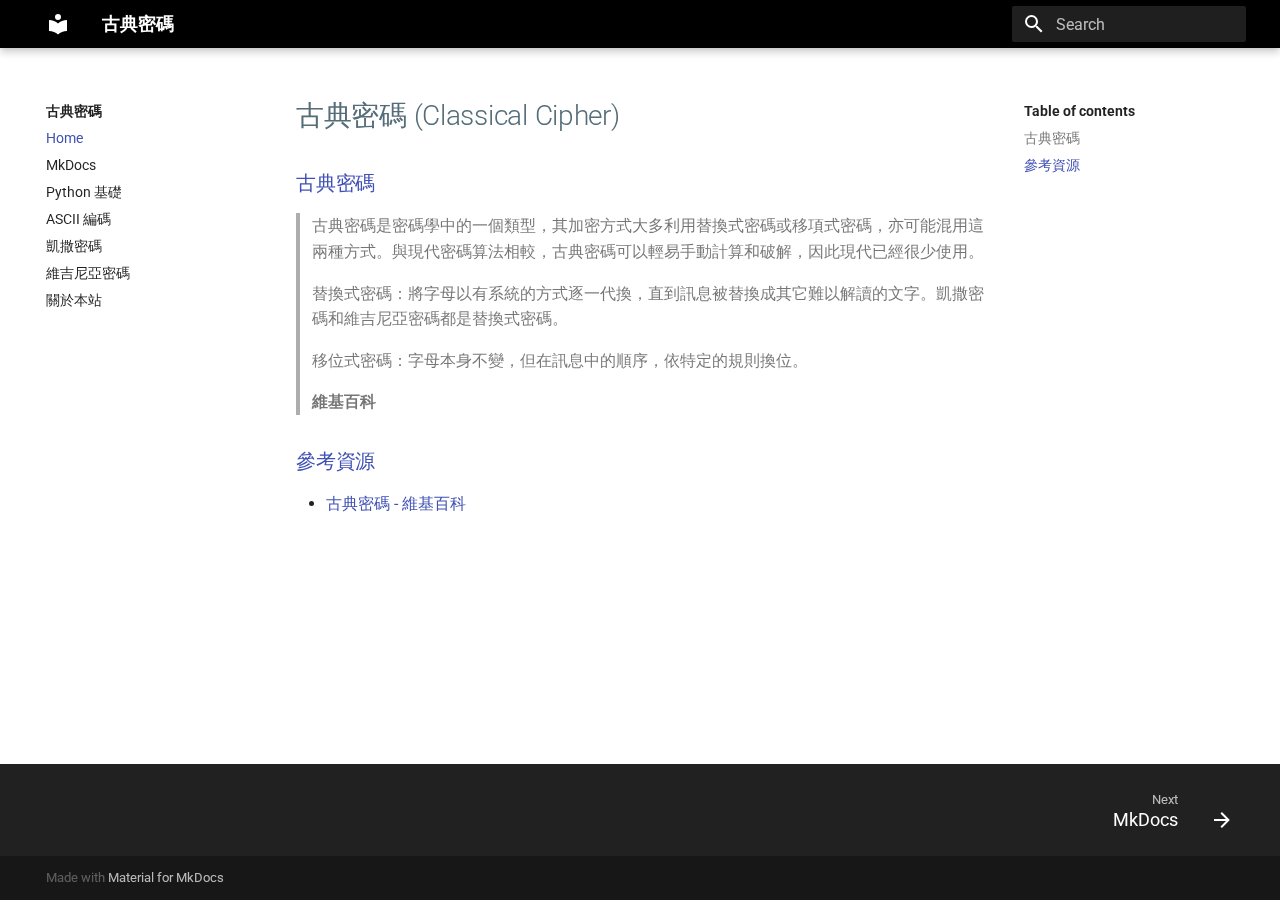
<file: index.html>
<!doctype html>
<html lang="en" class="no-js">
  <head>
    
      <meta charset="utf-8">
      <meta name="viewport" content="width=device-width,initial-scale=1">
      
      
      
      <link rel="icon" href="assets/images/favicon.png">
      <meta name="generator" content="mkdocs-1.3.1, mkdocs-material-8.4.0">
    
    
      
        <title>古典密碼</title>
      
    
    
      <link rel="stylesheet" href="assets/stylesheets/main.69437709.min.css">
      
        
        <link rel="stylesheet" href="assets/stylesheets/palette.cbb835fc.min.css">
        
      
      
    
    
    
      
        
        
        <link rel="preconnect" href="https://fonts.gstatic.com" crossorigin>
        <link rel="stylesheet" href="https://fonts.googleapis.com/css?family=Roboto:300,300i,400,400i,700,700i%7CRoboto+Mono:400,400i,700,700i&display=fallback">
        <style>:root{--md-text-font:"Roboto";--md-code-font:"Roboto Mono"}</style>
      
    
    
      <link rel="stylesheet" href="css/main.css">
    
    <script>__md_scope=new URL(".",location),__md_hash=e=>[...e].reduce((e,_)=>(e<<5)-e+_.charCodeAt(0),0),__md_get=(e,_=localStorage,t=__md_scope)=>JSON.parse(_.getItem(t.pathname+"."+e)),__md_set=(e,_,t=localStorage,a=__md_scope)=>{try{t.setItem(a.pathname+"."+e,JSON.stringify(_))}catch(e){}}</script>
    
      

    
    
  </head>
  
  
    
    
      
    
    
    
    
    <body dir="ltr" data-md-color-scheme="default" data-md-color-primary="black" data-md-color-accent="black">
  
    
    
      <script>var palette=__md_get("__palette");if(palette&&"object"==typeof palette.color)for(var key of Object.keys(palette.color))document.body.setAttribute("data-md-color-"+key,palette.color[key])</script>
    
    <input class="md-toggle" data-md-toggle="drawer" type="checkbox" id="__drawer" autocomplete="off">
    <input class="md-toggle" data-md-toggle="search" type="checkbox" id="__search" autocomplete="off">
    <label class="md-overlay" for="__drawer"></label>
    <div data-md-component="skip">
      
        
        <a href="#classical-cipher" class="md-skip">
          Skip to content
        </a>
      
    </div>
    <div data-md-component="announce">
      
    </div>
    
    
      

<header class="md-header" data-md-component="header">
  <nav class="md-header__inner md-grid" aria-label="Header">
    <a href="." title="古典密碼" class="md-header__button md-logo" aria-label="古典密碼" data-md-component="logo">
      
  
  <svg xmlns="http://www.w3.org/2000/svg" viewBox="0 0 24 24"><path d="M12 8a3 3 0 0 0 3-3 3 3 0 0 0-3-3 3 3 0 0 0-3 3 3 3 0 0 0 3 3m0 3.54C9.64 9.35 6.5 8 3 8v11c3.5 0 6.64 1.35 9 3.54 2.36-2.19 5.5-3.54 9-3.54V8c-3.5 0-6.64 1.35-9 3.54Z"/></svg>

    </a>
    <label class="md-header__button md-icon" for="__drawer">
      <svg xmlns="http://www.w3.org/2000/svg" viewBox="0 0 24 24"><path d="M3 6h18v2H3V6m0 5h18v2H3v-2m0 5h18v2H3v-2Z"/></svg>
    </label>
    <div class="md-header__title" data-md-component="header-title">
      <div class="md-header__ellipsis">
        <div class="md-header__topic">
          <span class="md-ellipsis">
            古典密碼
          </span>
        </div>
        <div class="md-header__topic" data-md-component="header-topic">
          <span class="md-ellipsis">
            
              Home
            
          </span>
        </div>
      </div>
    </div>
    
      <form class="md-header__option" data-md-component="palette">
        
          
          
          <input class="md-option" data-md-color-media="" data-md-color-scheme="default" data-md-color-primary="black" data-md-color-accent="black"  aria-hidden="true"  type="radio" name="__palette" id="__palette_1">
          
        
      </form>
    
    
    
      <label class="md-header__button md-icon" for="__search">
        <svg xmlns="http://www.w3.org/2000/svg" viewBox="0 0 24 24"><path d="M9.5 3A6.5 6.5 0 0 1 16 9.5c0 1.61-.59 3.09-1.56 4.23l.27.27h.79l5 5-1.5 1.5-5-5v-.79l-.27-.27A6.516 6.516 0 0 1 9.5 16 6.5 6.5 0 0 1 3 9.5 6.5 6.5 0 0 1 9.5 3m0 2C7 5 5 7 5 9.5S7 14 9.5 14 14 12 14 9.5 12 5 9.5 5Z"/></svg>
      </label>
      <div class="md-search" data-md-component="search" role="dialog">
  <label class="md-search__overlay" for="__search"></label>
  <div class="md-search__inner" role="search">
    <form class="md-search__form" name="search">
      <input type="text" class="md-search__input" name="query" aria-label="Search" placeholder="Search" autocapitalize="off" autocorrect="off" autocomplete="off" spellcheck="false" data-md-component="search-query" required>
      <label class="md-search__icon md-icon" for="__search">
        <svg xmlns="http://www.w3.org/2000/svg" viewBox="0 0 24 24"><path d="M9.5 3A6.5 6.5 0 0 1 16 9.5c0 1.61-.59 3.09-1.56 4.23l.27.27h.79l5 5-1.5 1.5-5-5v-.79l-.27-.27A6.516 6.516 0 0 1 9.5 16 6.5 6.5 0 0 1 3 9.5 6.5 6.5 0 0 1 9.5 3m0 2C7 5 5 7 5 9.5S7 14 9.5 14 14 12 14 9.5 12 5 9.5 5Z"/></svg>
        <svg xmlns="http://www.w3.org/2000/svg" viewBox="0 0 24 24"><path d="M20 11v2H8l5.5 5.5-1.42 1.42L4.16 12l7.92-7.92L13.5 5.5 8 11h12Z"/></svg>
      </label>
      <nav class="md-search__options" aria-label="Search">
        
        <button type="reset" class="md-search__icon md-icon" aria-label="Clear" tabindex="-1">
          <svg xmlns="http://www.w3.org/2000/svg" viewBox="0 0 24 24"><path d="M19 6.41 17.59 5 12 10.59 6.41 5 5 6.41 10.59 12 5 17.59 6.41 19 12 13.41 17.59 19 19 17.59 13.41 12 19 6.41Z"/></svg>
        </button>
      </nav>
      
    </form>
    <div class="md-search__output">
      <div class="md-search__scrollwrap" data-md-scrollfix>
        <div class="md-search-result" data-md-component="search-result">
          <div class="md-search-result__meta">
            Initializing search
          </div>
          <ol class="md-search-result__list"></ol>
        </div>
      </div>
    </div>
  </div>
</div>
    
    
  </nav>
  
</header>
    
    <div class="md-container" data-md-component="container">
      
      
        
          
        
      
      <main class="md-main" data-md-component="main">
        <div class="md-main__inner md-grid">
          
            
              
              <div class="md-sidebar md-sidebar--primary" data-md-component="sidebar" data-md-type="navigation" >
                <div class="md-sidebar__scrollwrap">
                  <div class="md-sidebar__inner">
                    


<nav class="md-nav md-nav--primary" aria-label="Navigation" data-md-level="0">
  <label class="md-nav__title" for="__drawer">
    <a href="." title="古典密碼" class="md-nav__button md-logo" aria-label="古典密碼" data-md-component="logo">
      
  
  <svg xmlns="http://www.w3.org/2000/svg" viewBox="0 0 24 24"><path d="M12 8a3 3 0 0 0 3-3 3 3 0 0 0-3-3 3 3 0 0 0-3 3 3 3 0 0 0 3 3m0 3.54C9.64 9.35 6.5 8 3 8v11c3.5 0 6.64 1.35 9 3.54 2.36-2.19 5.5-3.54 9-3.54V8c-3.5 0-6.64 1.35-9 3.54Z"/></svg>

    </a>
    古典密碼
  </label>
  
  <ul class="md-nav__list" data-md-scrollfix>
    
      
      
      

  
  
    
  
  
    <li class="md-nav__item md-nav__item--active">
      
      <input class="md-nav__toggle md-toggle" data-md-toggle="toc" type="checkbox" id="__toc">
      
      
        
      
      
        <label class="md-nav__link md-nav__link--active" for="__toc">
          Home
          <span class="md-nav__icon md-icon"></span>
        </label>
      
      <a href="." class="md-nav__link md-nav__link--active">
        Home
      </a>
      
        

<nav class="md-nav md-nav--secondary" aria-label="Table of contents">
  
  
  
    
  
  
    <label class="md-nav__title" for="__toc">
      <span class="md-nav__icon md-icon"></span>
      Table of contents
    </label>
    <ul class="md-nav__list" data-md-component="toc" data-md-scrollfix>
      
        <li class="md-nav__item">
  <a href="#_1" class="md-nav__link">
    古典密碼
  </a>
  
</li>
      
        <li class="md-nav__item">
  <a href="#_2" class="md-nav__link">
    參考資源
  </a>
  
</li>
      
    </ul>
  
</nav>
      
    </li>
  

    
      
      
      

  
  
  
    <li class="md-nav__item">
      <a href="mkdocs/" class="md-nav__link">
        MkDocs
      </a>
    </li>
  

    
      
      
      

  
  
  
    <li class="md-nav__item">
      <a href="basic/" class="md-nav__link">
        Python 基礎
      </a>
    </li>
  

    
      
      
      

  
  
  
    <li class="md-nav__item">
      <a href="ascii/" class="md-nav__link">
        ASCII 編碼
      </a>
    </li>
  

    
      
      
      

  
  
  
    <li class="md-nav__item">
      <a href="caesar/" class="md-nav__link">
        凱撒密碼
      </a>
    </li>
  

    
      
      
      

  
  
  
    <li class="md-nav__item">
      <a href="vigenere/" class="md-nav__link">
        維吉尼亞密碼
      </a>
    </li>
  

    
      
      
      

  
  
  
    <li class="md-nav__item">
      <a href="about/" class="md-nav__link">
        關於本站
      </a>
    </li>
  

    
  </ul>
</nav>
                  </div>
                </div>
              </div>
            
            
              
              <div class="md-sidebar md-sidebar--secondary" data-md-component="sidebar" data-md-type="toc" >
                <div class="md-sidebar__scrollwrap">
                  <div class="md-sidebar__inner">
                    

<nav class="md-nav md-nav--secondary" aria-label="Table of contents">
  
  
  
    
  
  
    <label class="md-nav__title" for="__toc">
      <span class="md-nav__icon md-icon"></span>
      Table of contents
    </label>
    <ul class="md-nav__list" data-md-component="toc" data-md-scrollfix>
      
        <li class="md-nav__item">
  <a href="#_1" class="md-nav__link">
    古典密碼
  </a>
  
</li>
      
        <li class="md-nav__item">
  <a href="#_2" class="md-nav__link">
    參考資源
  </a>
  
</li>
      
    </ul>
  
</nav>
                  </div>
                </div>
              </div>
            
          
          <div class="md-content" data-md-component="content">
            <article class="md-content__inner md-typeset">
              
                


<h1 id="classical-cipher">古典密碼 (Classical Cipher)</h1>
<h2 id="_1">古典密碼</h2>
<blockquote>
<p>古典密碼是密碼學中的一個類型，其加密方式大多利用替換式密碼或移項式密碼，亦可能混用這兩種方式。與現代密碼算法相較，古典密碼可以輕易手動計算和破解，因此現代已經很少使用。 </p>
<p>替換式密碼：將字母以有系統的方式逐一代換，直到訊息被替換成其它難以解讀的文字。凱撒密碼和維吉尼亞密碼都是替換式密碼。</p>
<p>移位式密碼：字母本身不變，但在訊息中的順序，依特定的規則換位。</p>
<p><strong>維基百科</strong></p>
</blockquote>
<h2 id="_2">參考資源</h2>
<ul>
<li><a href="https://zh.wikipedia.org/wiki/%E5%8F%A4%E5%85%B8%E5%AF%86%E7%A2%BC" target="_blank">古典密碼 - 維基百科</a></li>
</ul>




              
            </article>
            
          </div>
        </div>
        
      </main>
      
        <footer class="md-footer">
  
    
    <nav class="md-footer__inner md-grid" aria-label="Footer" >
      
      
        
        <a href="mkdocs/" class="md-footer__link md-footer__link--next" aria-label="Next: MkDocs" rel="next">
          <div class="md-footer__title">
            <div class="md-ellipsis">
              <span class="md-footer__direction">
                Next
              </span>
              MkDocs
            </div>
          </div>
          <div class="md-footer__button md-icon">
            <svg xmlns="http://www.w3.org/2000/svg" viewBox="0 0 24 24"><path d="M4 11v2h12l-5.5 5.5 1.42 1.42L19.84 12l-7.92-7.92L10.5 5.5 16 11H4Z"/></svg>
          </div>
        </a>
      
    </nav>
  
  <div class="md-footer-meta md-typeset">
    <div class="md-footer-meta__inner md-grid">
      <div class="md-copyright">
  
  
    Made with
    <a href="https://squidfunk.github.io/mkdocs-material/" target="_blank" rel="noopener">
      Material for MkDocs
    </a>
  
</div>
      
    </div>
  </div>
</footer>
      
    </div>
    <div class="md-dialog" data-md-component="dialog">
      <div class="md-dialog__inner md-typeset"></div>
    </div>
    
    <script id="__config" type="application/json">{"base": ".", "features": [], "search": "assets/javascripts/workers/search.ecf98df9.min.js", "translations": {"clipboard.copied": "Copied to clipboard", "clipboard.copy": "Copy to clipboard", "search.config.lang": "en", "search.config.pipeline": "trimmer, stopWordFilter", "search.config.separator": "[\\s\\-]+", "search.placeholder": "Search", "search.result.more.one": "1 more on this page", "search.result.more.other": "# more on this page", "search.result.none": "No matching documents", "search.result.one": "1 matching document", "search.result.other": "# matching documents", "search.result.placeholder": "Type to start searching", "search.result.term.missing": "Missing", "select.version.title": "Select version"}}</script>
    
    
      <script src="assets/javascripts/bundle.9c69f0bc.min.js"></script>
      
    
  </body>
</html>
</file>
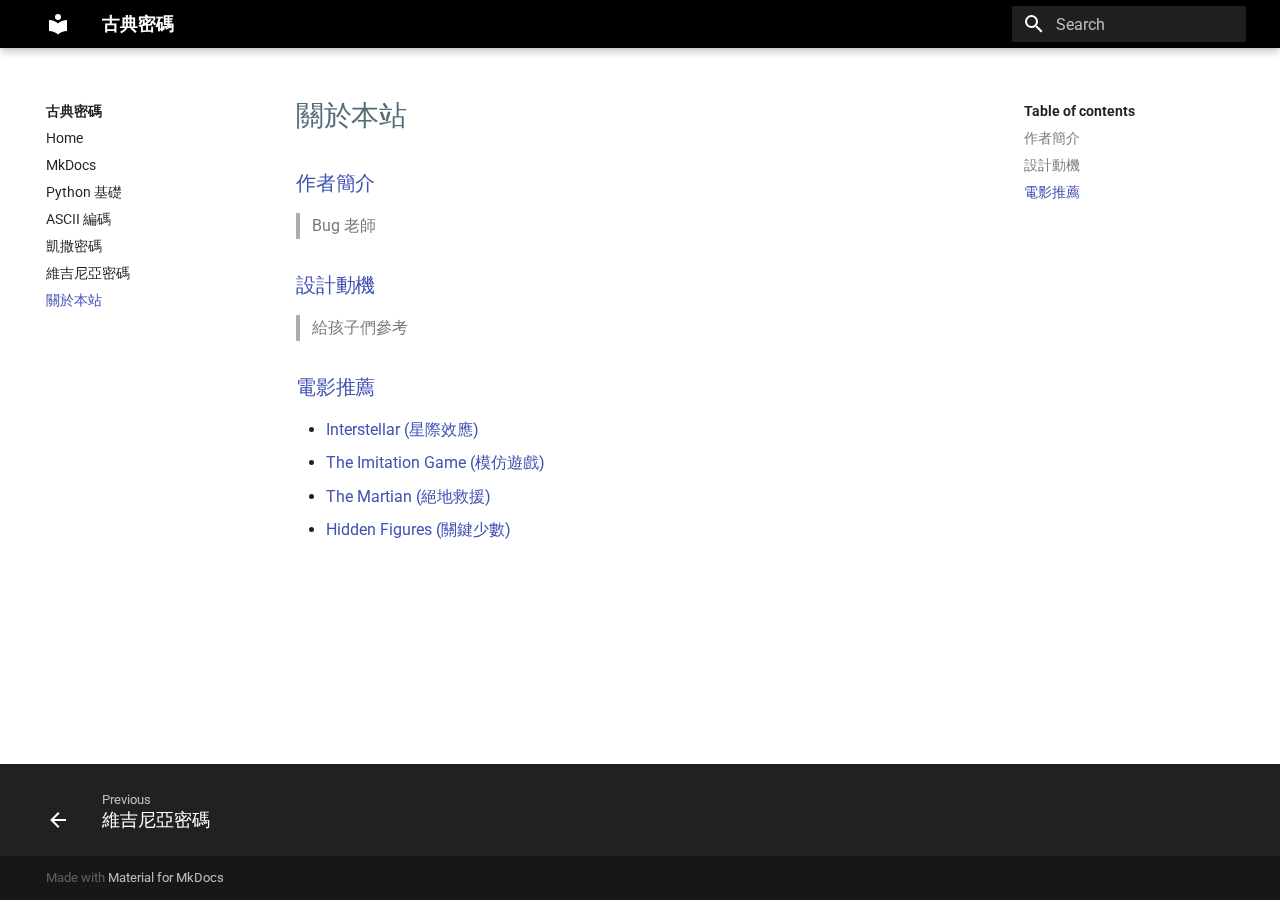
<file: about/index.html>
<!doctype html>
<html lang="en" class="no-js">
  <head>
    
      <meta charset="utf-8">
      <meta name="viewport" content="width=device-width,initial-scale=1">
      
      
      
      <link rel="icon" href="../assets/images/favicon.png">
      <meta name="generator" content="mkdocs-1.3.1, mkdocs-material-8.4.0">
    
    
      
        <title>關於本站 - 古典密碼</title>
      
    
    
      <link rel="stylesheet" href="../assets/stylesheets/main.69437709.min.css">
      
        
        <link rel="stylesheet" href="../assets/stylesheets/palette.cbb835fc.min.css">
        
      
      
    
    
    
      
        
        
        <link rel="preconnect" href="https://fonts.gstatic.com" crossorigin>
        <link rel="stylesheet" href="https://fonts.googleapis.com/css?family=Roboto:300,300i,400,400i,700,700i%7CRoboto+Mono:400,400i,700,700i&display=fallback">
        <style>:root{--md-text-font:"Roboto";--md-code-font:"Roboto Mono"}</style>
      
    
    
      <link rel="stylesheet" href="../css/main.css">
    
    <script>__md_scope=new URL("..",location),__md_hash=e=>[...e].reduce((e,_)=>(e<<5)-e+_.charCodeAt(0),0),__md_get=(e,_=localStorage,t=__md_scope)=>JSON.parse(_.getItem(t.pathname+"."+e)),__md_set=(e,_,t=localStorage,a=__md_scope)=>{try{t.setItem(a.pathname+"."+e,JSON.stringify(_))}catch(e){}}</script>
    
      

    
    
  </head>
  
  
    
    
      
    
    
    
    
    <body dir="ltr" data-md-color-scheme="default" data-md-color-primary="black" data-md-color-accent="black">
  
    
    
      <script>var palette=__md_get("__palette");if(palette&&"object"==typeof palette.color)for(var key of Object.keys(palette.color))document.body.setAttribute("data-md-color-"+key,palette.color[key])</script>
    
    <input class="md-toggle" data-md-toggle="drawer" type="checkbox" id="__drawer" autocomplete="off">
    <input class="md-toggle" data-md-toggle="search" type="checkbox" id="__search" autocomplete="off">
    <label class="md-overlay" for="__drawer"></label>
    <div data-md-component="skip">
      
        
        <a href="#_1" class="md-skip">
          Skip to content
        </a>
      
    </div>
    <div data-md-component="announce">
      
    </div>
    
    
      

<header class="md-header" data-md-component="header">
  <nav class="md-header__inner md-grid" aria-label="Header">
    <a href=".." title="古典密碼" class="md-header__button md-logo" aria-label="古典密碼" data-md-component="logo">
      
  
  <svg xmlns="http://www.w3.org/2000/svg" viewBox="0 0 24 24"><path d="M12 8a3 3 0 0 0 3-3 3 3 0 0 0-3-3 3 3 0 0 0-3 3 3 3 0 0 0 3 3m0 3.54C9.64 9.35 6.5 8 3 8v11c3.5 0 6.64 1.35 9 3.54 2.36-2.19 5.5-3.54 9-3.54V8c-3.5 0-6.64 1.35-9 3.54Z"/></svg>

    </a>
    <label class="md-header__button md-icon" for="__drawer">
      <svg xmlns="http://www.w3.org/2000/svg" viewBox="0 0 24 24"><path d="M3 6h18v2H3V6m0 5h18v2H3v-2m0 5h18v2H3v-2Z"/></svg>
    </label>
    <div class="md-header__title" data-md-component="header-title">
      <div class="md-header__ellipsis">
        <div class="md-header__topic">
          <span class="md-ellipsis">
            古典密碼
          </span>
        </div>
        <div class="md-header__topic" data-md-component="header-topic">
          <span class="md-ellipsis">
            
              關於本站
            
          </span>
        </div>
      </div>
    </div>
    
      <form class="md-header__option" data-md-component="palette">
        
          
          
          <input class="md-option" data-md-color-media="" data-md-color-scheme="default" data-md-color-primary="black" data-md-color-accent="black"  aria-hidden="true"  type="radio" name="__palette" id="__palette_1">
          
        
      </form>
    
    
    
      <label class="md-header__button md-icon" for="__search">
        <svg xmlns="http://www.w3.org/2000/svg" viewBox="0 0 24 24"><path d="M9.5 3A6.5 6.5 0 0 1 16 9.5c0 1.61-.59 3.09-1.56 4.23l.27.27h.79l5 5-1.5 1.5-5-5v-.79l-.27-.27A6.516 6.516 0 0 1 9.5 16 6.5 6.5 0 0 1 3 9.5 6.5 6.5 0 0 1 9.5 3m0 2C7 5 5 7 5 9.5S7 14 9.5 14 14 12 14 9.5 12 5 9.5 5Z"/></svg>
      </label>
      <div class="md-search" data-md-component="search" role="dialog">
  <label class="md-search__overlay" for="__search"></label>
  <div class="md-search__inner" role="search">
    <form class="md-search__form" name="search">
      <input type="text" class="md-search__input" name="query" aria-label="Search" placeholder="Search" autocapitalize="off" autocorrect="off" autocomplete="off" spellcheck="false" data-md-component="search-query" required>
      <label class="md-search__icon md-icon" for="__search">
        <svg xmlns="http://www.w3.org/2000/svg" viewBox="0 0 24 24"><path d="M9.5 3A6.5 6.5 0 0 1 16 9.5c0 1.61-.59 3.09-1.56 4.23l.27.27h.79l5 5-1.5 1.5-5-5v-.79l-.27-.27A6.516 6.516 0 0 1 9.5 16 6.5 6.5 0 0 1 3 9.5 6.5 6.5 0 0 1 9.5 3m0 2C7 5 5 7 5 9.5S7 14 9.5 14 14 12 14 9.5 12 5 9.5 5Z"/></svg>
        <svg xmlns="http://www.w3.org/2000/svg" viewBox="0 0 24 24"><path d="M20 11v2H8l5.5 5.5-1.42 1.42L4.16 12l7.92-7.92L13.5 5.5 8 11h12Z"/></svg>
      </label>
      <nav class="md-search__options" aria-label="Search">
        
        <button type="reset" class="md-search__icon md-icon" aria-label="Clear" tabindex="-1">
          <svg xmlns="http://www.w3.org/2000/svg" viewBox="0 0 24 24"><path d="M19 6.41 17.59 5 12 10.59 6.41 5 5 6.41 10.59 12 5 17.59 6.41 19 12 13.41 17.59 19 19 17.59 13.41 12 19 6.41Z"/></svg>
        </button>
      </nav>
      
    </form>
    <div class="md-search__output">
      <div class="md-search__scrollwrap" data-md-scrollfix>
        <div class="md-search-result" data-md-component="search-result">
          <div class="md-search-result__meta">
            Initializing search
          </div>
          <ol class="md-search-result__list"></ol>
        </div>
      </div>
    </div>
  </div>
</div>
    
    
  </nav>
  
</header>
    
    <div class="md-container" data-md-component="container">
      
      
        
          
        
      
      <main class="md-main" data-md-component="main">
        <div class="md-main__inner md-grid">
          
            
              
              <div class="md-sidebar md-sidebar--primary" data-md-component="sidebar" data-md-type="navigation" >
                <div class="md-sidebar__scrollwrap">
                  <div class="md-sidebar__inner">
                    


<nav class="md-nav md-nav--primary" aria-label="Navigation" data-md-level="0">
  <label class="md-nav__title" for="__drawer">
    <a href=".." title="古典密碼" class="md-nav__button md-logo" aria-label="古典密碼" data-md-component="logo">
      
  
  <svg xmlns="http://www.w3.org/2000/svg" viewBox="0 0 24 24"><path d="M12 8a3 3 0 0 0 3-3 3 3 0 0 0-3-3 3 3 0 0 0-3 3 3 3 0 0 0 3 3m0 3.54C9.64 9.35 6.5 8 3 8v11c3.5 0 6.64 1.35 9 3.54 2.36-2.19 5.5-3.54 9-3.54V8c-3.5 0-6.64 1.35-9 3.54Z"/></svg>

    </a>
    古典密碼
  </label>
  
  <ul class="md-nav__list" data-md-scrollfix>
    
      
      
      

  
  
  
    <li class="md-nav__item">
      <a href=".." class="md-nav__link">
        Home
      </a>
    </li>
  

    
      
      
      

  
  
  
    <li class="md-nav__item">
      <a href="../mkdocs/" class="md-nav__link">
        MkDocs
      </a>
    </li>
  

    
      
      
      

  
  
  
    <li class="md-nav__item">
      <a href="../basic/" class="md-nav__link">
        Python 基礎
      </a>
    </li>
  

    
      
      
      

  
  
  
    <li class="md-nav__item">
      <a href="../ascii/" class="md-nav__link">
        ASCII 編碼
      </a>
    </li>
  

    
      
      
      

  
  
  
    <li class="md-nav__item">
      <a href="../caesar/" class="md-nav__link">
        凱撒密碼
      </a>
    </li>
  

    
      
      
      

  
  
  
    <li class="md-nav__item">
      <a href="../vigenere/" class="md-nav__link">
        維吉尼亞密碼
      </a>
    </li>
  

    
      
      
      

  
  
    
  
  
    <li class="md-nav__item md-nav__item--active">
      
      <input class="md-nav__toggle md-toggle" data-md-toggle="toc" type="checkbox" id="__toc">
      
      
        
      
      
        <label class="md-nav__link md-nav__link--active" for="__toc">
          關於本站
          <span class="md-nav__icon md-icon"></span>
        </label>
      
      <a href="./" class="md-nav__link md-nav__link--active">
        關於本站
      </a>
      
        

<nav class="md-nav md-nav--secondary" aria-label="Table of contents">
  
  
  
    
  
  
    <label class="md-nav__title" for="__toc">
      <span class="md-nav__icon md-icon"></span>
      Table of contents
    </label>
    <ul class="md-nav__list" data-md-component="toc" data-md-scrollfix>
      
        <li class="md-nav__item">
  <a href="#_2" class="md-nav__link">
    作者簡介
  </a>
  
</li>
      
        <li class="md-nav__item">
  <a href="#_3" class="md-nav__link">
    設計動機
  </a>
  
</li>
      
        <li class="md-nav__item">
  <a href="#_4" class="md-nav__link">
    電影推薦
  </a>
  
</li>
      
    </ul>
  
</nav>
      
    </li>
  

    
  </ul>
</nav>
                  </div>
                </div>
              </div>
            
            
              
              <div class="md-sidebar md-sidebar--secondary" data-md-component="sidebar" data-md-type="toc" >
                <div class="md-sidebar__scrollwrap">
                  <div class="md-sidebar__inner">
                    

<nav class="md-nav md-nav--secondary" aria-label="Table of contents">
  
  
  
    
  
  
    <label class="md-nav__title" for="__toc">
      <span class="md-nav__icon md-icon"></span>
      Table of contents
    </label>
    <ul class="md-nav__list" data-md-component="toc" data-md-scrollfix>
      
        <li class="md-nav__item">
  <a href="#_2" class="md-nav__link">
    作者簡介
  </a>
  
</li>
      
        <li class="md-nav__item">
  <a href="#_3" class="md-nav__link">
    設計動機
  </a>
  
</li>
      
        <li class="md-nav__item">
  <a href="#_4" class="md-nav__link">
    電影推薦
  </a>
  
</li>
      
    </ul>
  
</nav>
                  </div>
                </div>
              </div>
            
          
          <div class="md-content" data-md-component="content">
            <article class="md-content__inner md-typeset">
              
                


<h1 id="_1">關於本站</h1>
<h2 id="_2">作者簡介</h2>
<blockquote>
<p>Bug 老師</p>
</blockquote>
<h2 id="_3">設計動機</h2>
<blockquote>
<p>給孩子們參考</p>
</blockquote>
<h2 id="_4">電影推薦</h2>
<ul>
<li><a href="https://www.warnerbros.co.uk/movies/interstellar" target="_blank">Interstellar (星際效應)</a></li>
<li><a href="https://www.imdb.com/title/tt2084970/" target="_blank">The Imitation Game (模仿遊戲)</a></li>
<li><a href="https://www.20thcenturystudios.com/movies/the-martian" target="_blank">The Martian (絕地救援)</a></li>
<li><a href="https://family.20thcenturystudios.com/movies/hidden-figures" target="_blank">Hidden Figures (關鍵少數)</a></li>
</ul>




              
            </article>
            
          </div>
        </div>
        
      </main>
      
        <footer class="md-footer">
  
    
    <nav class="md-footer__inner md-grid" aria-label="Footer" >
      
        
        <a href="../vigenere/" class="md-footer__link md-footer__link--prev" aria-label="Previous: 維吉尼亞密碼" rel="prev">
          <div class="md-footer__button md-icon">
            <svg xmlns="http://www.w3.org/2000/svg" viewBox="0 0 24 24"><path d="M20 11v2H8l5.5 5.5-1.42 1.42L4.16 12l7.92-7.92L13.5 5.5 8 11h12Z"/></svg>
          </div>
          <div class="md-footer__title">
            <div class="md-ellipsis">
              <span class="md-footer__direction">
                Previous
              </span>
              維吉尼亞密碼
            </div>
          </div>
        </a>
      
      
    </nav>
  
  <div class="md-footer-meta md-typeset">
    <div class="md-footer-meta__inner md-grid">
      <div class="md-copyright">
  
  
    Made with
    <a href="https://squidfunk.github.io/mkdocs-material/" target="_blank" rel="noopener">
      Material for MkDocs
    </a>
  
</div>
      
    </div>
  </div>
</footer>
      
    </div>
    <div class="md-dialog" data-md-component="dialog">
      <div class="md-dialog__inner md-typeset"></div>
    </div>
    
    <script id="__config" type="application/json">{"base": "..", "features": [], "search": "../assets/javascripts/workers/search.ecf98df9.min.js", "translations": {"clipboard.copied": "Copied to clipboard", "clipboard.copy": "Copy to clipboard", "search.config.lang": "en", "search.config.pipeline": "trimmer, stopWordFilter", "search.config.separator": "[\\s\\-]+", "search.placeholder": "Search", "search.result.more.one": "1 more on this page", "search.result.more.other": "# more on this page", "search.result.none": "No matching documents", "search.result.one": "1 matching document", "search.result.other": "# matching documents", "search.result.placeholder": "Type to start searching", "search.result.term.missing": "Missing", "select.version.title": "Select version"}}</script>
    
    
      <script src="../assets/javascripts/bundle.9c69f0bc.min.js"></script>
      
    
  </body>
</html>
</file>
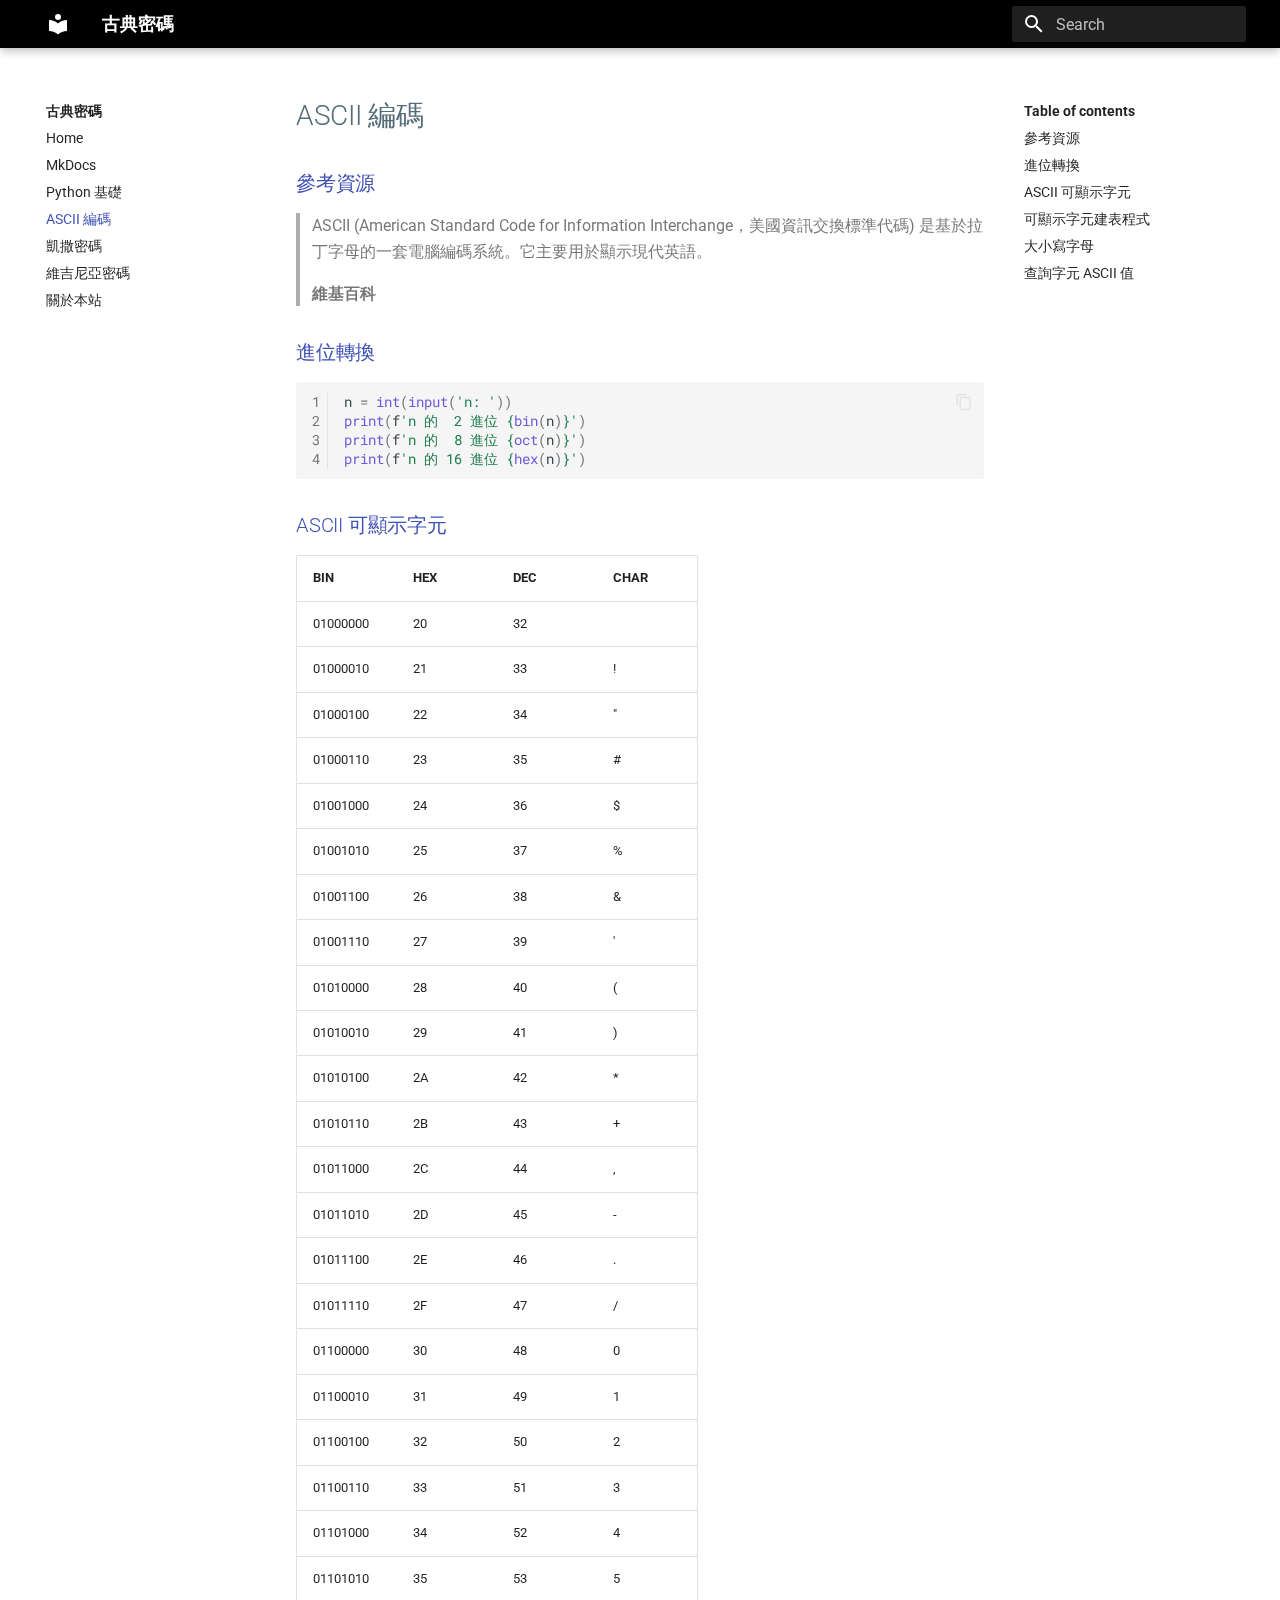
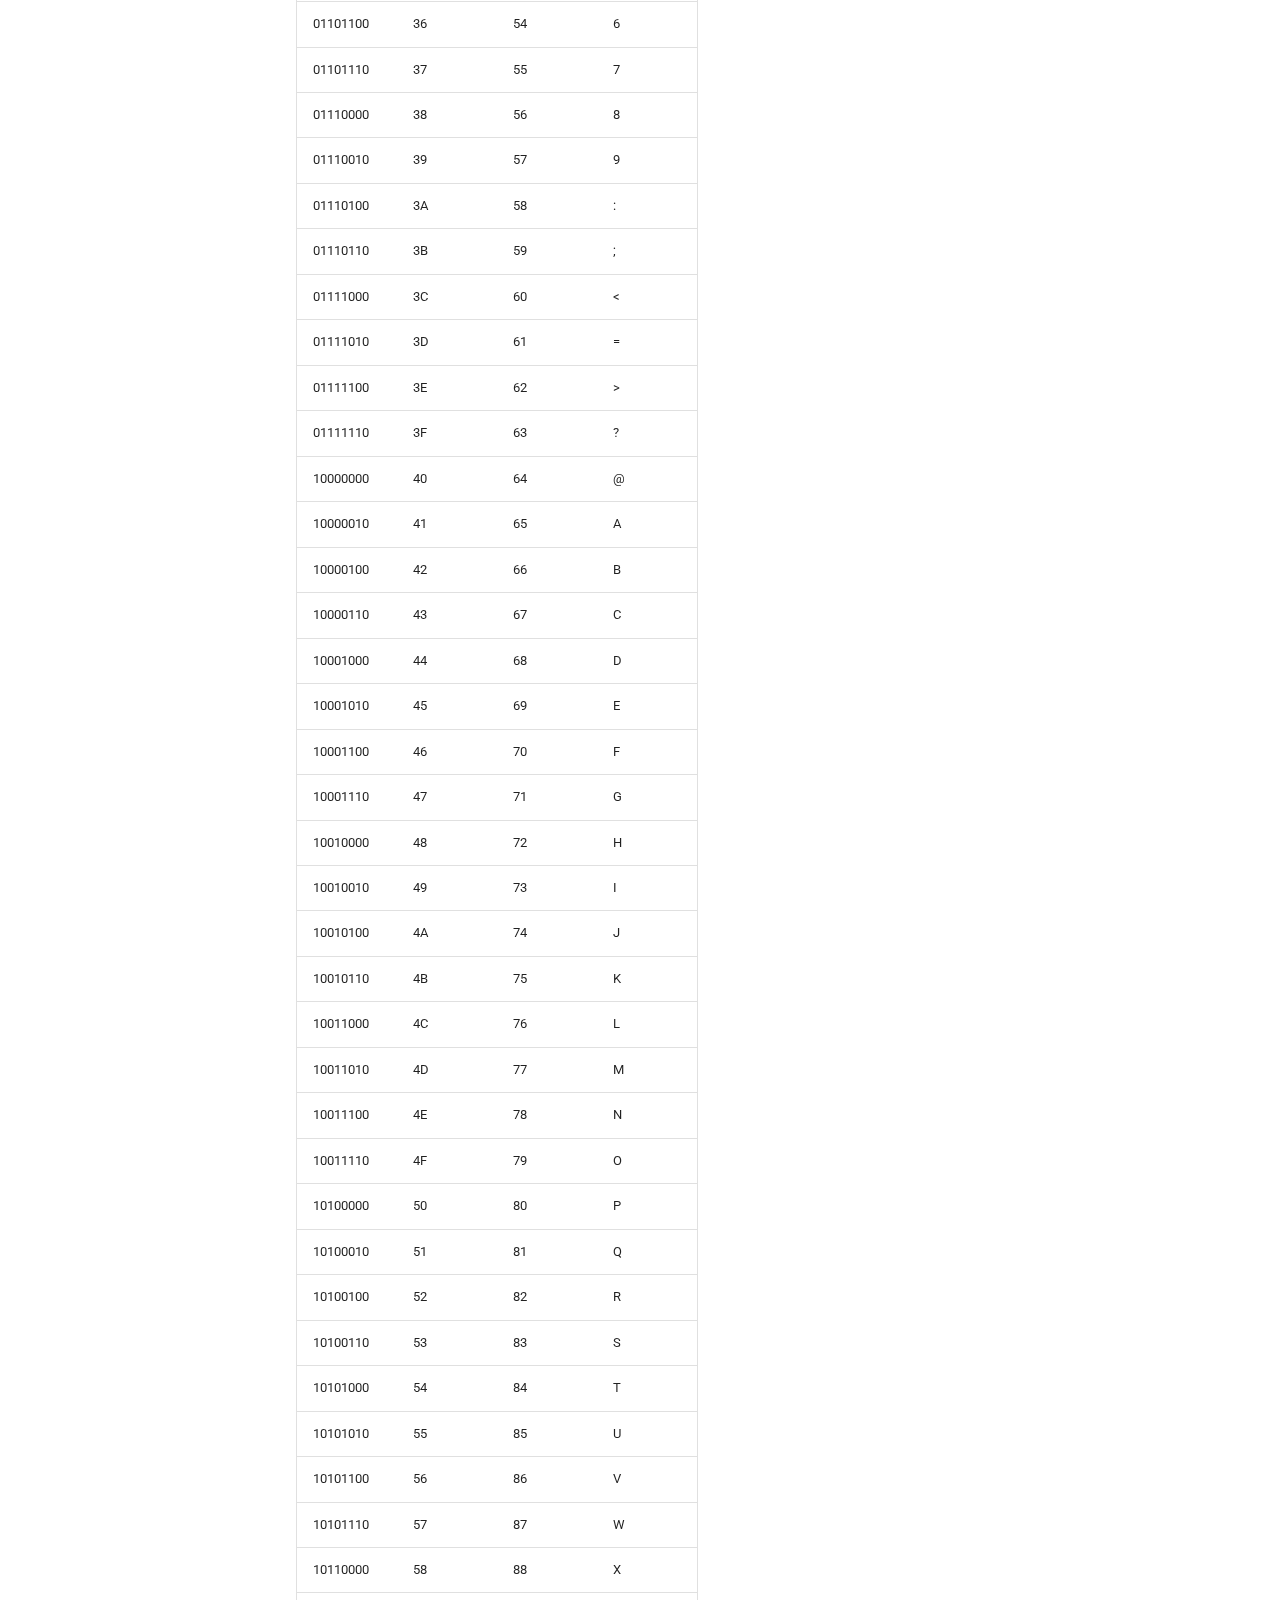
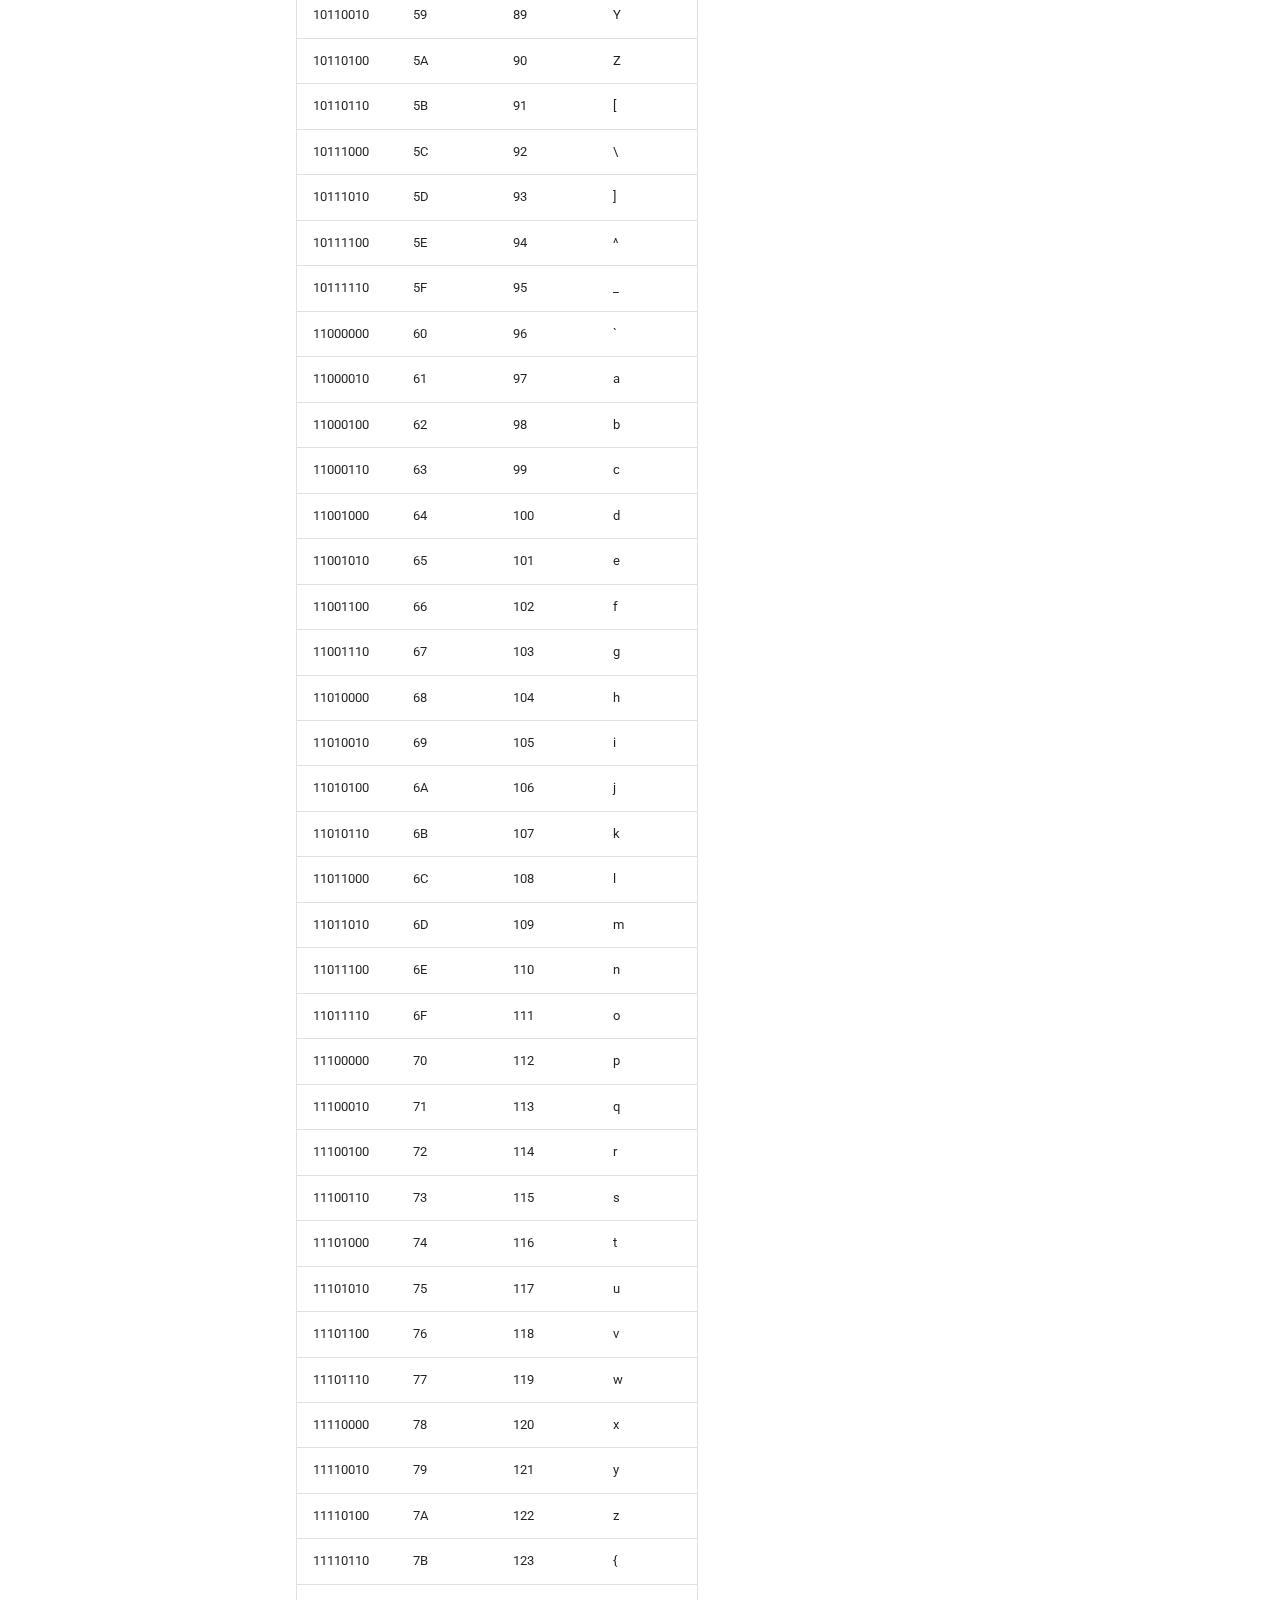
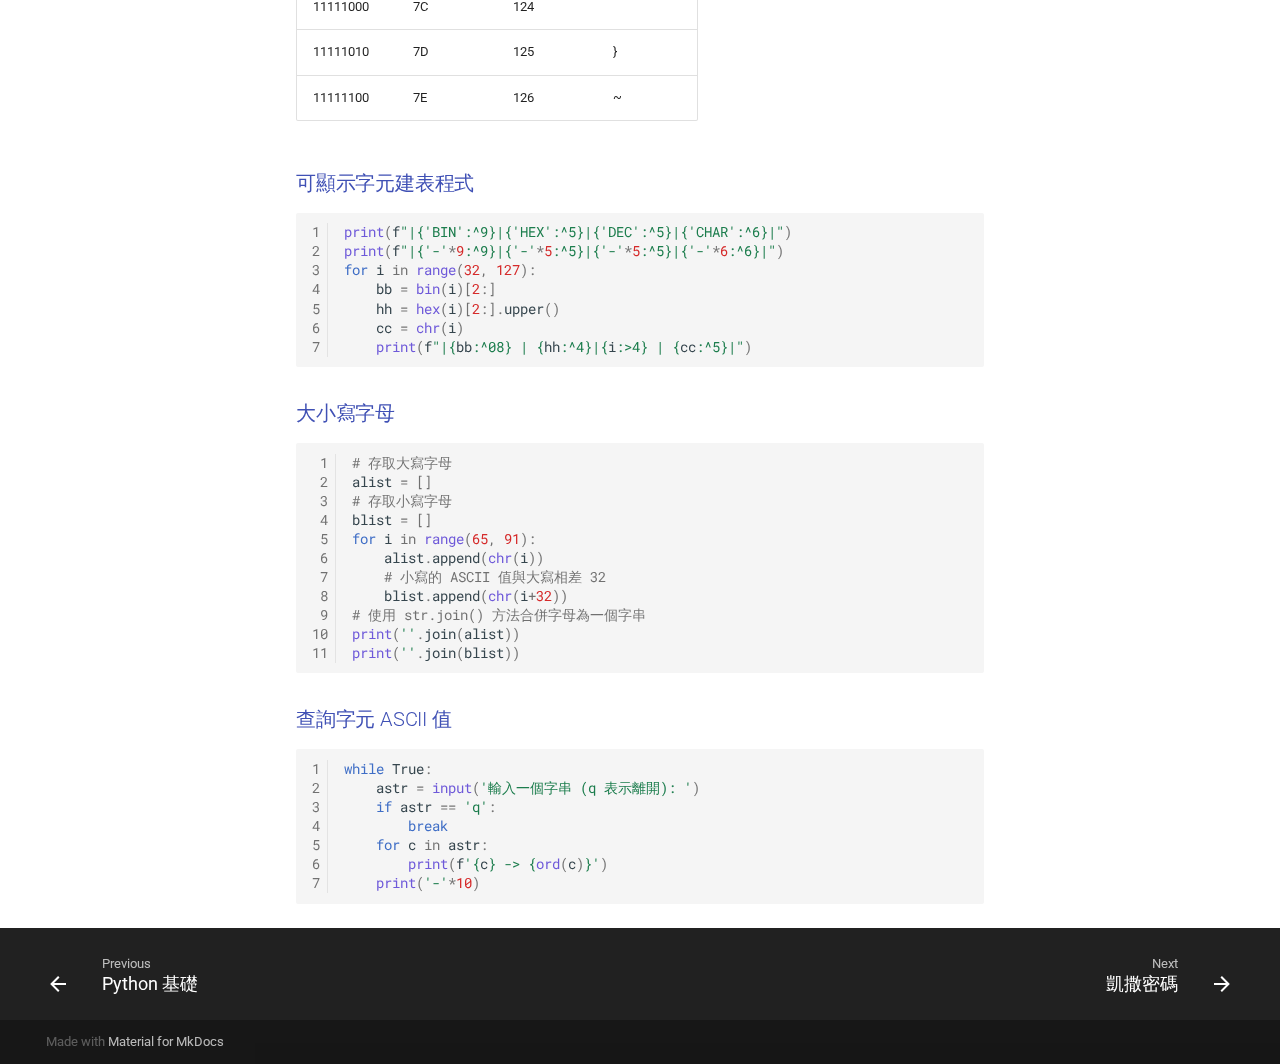
<file: ascii/index.html>
<!doctype html>
<html lang="en" class="no-js">
  <head>
    
      <meta charset="utf-8">
      <meta name="viewport" content="width=device-width,initial-scale=1">
      
      
      
      <link rel="icon" href="../assets/images/favicon.png">
      <meta name="generator" content="mkdocs-1.3.1, mkdocs-material-8.4.0">
    
    
      
        <title>ASCII 編碼 - 古典密碼</title>
      
    
    
      <link rel="stylesheet" href="../assets/stylesheets/main.69437709.min.css">
      
        
        <link rel="stylesheet" href="../assets/stylesheets/palette.cbb835fc.min.css">
        
      
      
    
    
    
      
        
        
        <link rel="preconnect" href="https://fonts.gstatic.com" crossorigin>
        <link rel="stylesheet" href="https://fonts.googleapis.com/css?family=Roboto:300,300i,400,400i,700,700i%7CRoboto+Mono:400,400i,700,700i&display=fallback">
        <style>:root{--md-text-font:"Roboto";--md-code-font:"Roboto Mono"}</style>
      
    
    
      <link rel="stylesheet" href="../css/main.css">
    
    <script>__md_scope=new URL("..",location),__md_hash=e=>[...e].reduce((e,_)=>(e<<5)-e+_.charCodeAt(0),0),__md_get=(e,_=localStorage,t=__md_scope)=>JSON.parse(_.getItem(t.pathname+"."+e)),__md_set=(e,_,t=localStorage,a=__md_scope)=>{try{t.setItem(a.pathname+"."+e,JSON.stringify(_))}catch(e){}}</script>
    
      

    
    
  </head>
  
  
    
    
      
    
    
    
    
    <body dir="ltr" data-md-color-scheme="default" data-md-color-primary="black" data-md-color-accent="black">
  
    
    
      <script>var palette=__md_get("__palette");if(palette&&"object"==typeof palette.color)for(var key of Object.keys(palette.color))document.body.setAttribute("data-md-color-"+key,palette.color[key])</script>
    
    <input class="md-toggle" data-md-toggle="drawer" type="checkbox" id="__drawer" autocomplete="off">
    <input class="md-toggle" data-md-toggle="search" type="checkbox" id="__search" autocomplete="off">
    <label class="md-overlay" for="__drawer"></label>
    <div data-md-component="skip">
      
        
        <a href="#ascii" class="md-skip">
          Skip to content
        </a>
      
    </div>
    <div data-md-component="announce">
      
    </div>
    
    
      

<header class="md-header" data-md-component="header">
  <nav class="md-header__inner md-grid" aria-label="Header">
    <a href=".." title="古典密碼" class="md-header__button md-logo" aria-label="古典密碼" data-md-component="logo">
      
  
  <svg xmlns="http://www.w3.org/2000/svg" viewBox="0 0 24 24"><path d="M12 8a3 3 0 0 0 3-3 3 3 0 0 0-3-3 3 3 0 0 0-3 3 3 3 0 0 0 3 3m0 3.54C9.64 9.35 6.5 8 3 8v11c3.5 0 6.64 1.35 9 3.54 2.36-2.19 5.5-3.54 9-3.54V8c-3.5 0-6.64 1.35-9 3.54Z"/></svg>

    </a>
    <label class="md-header__button md-icon" for="__drawer">
      <svg xmlns="http://www.w3.org/2000/svg" viewBox="0 0 24 24"><path d="M3 6h18v2H3V6m0 5h18v2H3v-2m0 5h18v2H3v-2Z"/></svg>
    </label>
    <div class="md-header__title" data-md-component="header-title">
      <div class="md-header__ellipsis">
        <div class="md-header__topic">
          <span class="md-ellipsis">
            古典密碼
          </span>
        </div>
        <div class="md-header__topic" data-md-component="header-topic">
          <span class="md-ellipsis">
            
              ASCII 編碼
            
          </span>
        </div>
      </div>
    </div>
    
      <form class="md-header__option" data-md-component="palette">
        
          
          
          <input class="md-option" data-md-color-media="" data-md-color-scheme="default" data-md-color-primary="black" data-md-color-accent="black"  aria-hidden="true"  type="radio" name="__palette" id="__palette_1">
          
        
      </form>
    
    
    
      <label class="md-header__button md-icon" for="__search">
        <svg xmlns="http://www.w3.org/2000/svg" viewBox="0 0 24 24"><path d="M9.5 3A6.5 6.5 0 0 1 16 9.5c0 1.61-.59 3.09-1.56 4.23l.27.27h.79l5 5-1.5 1.5-5-5v-.79l-.27-.27A6.516 6.516 0 0 1 9.5 16 6.5 6.5 0 0 1 3 9.5 6.5 6.5 0 0 1 9.5 3m0 2C7 5 5 7 5 9.5S7 14 9.5 14 14 12 14 9.5 12 5 9.5 5Z"/></svg>
      </label>
      <div class="md-search" data-md-component="search" role="dialog">
  <label class="md-search__overlay" for="__search"></label>
  <div class="md-search__inner" role="search">
    <form class="md-search__form" name="search">
      <input type="text" class="md-search__input" name="query" aria-label="Search" placeholder="Search" autocapitalize="off" autocorrect="off" autocomplete="off" spellcheck="false" data-md-component="search-query" required>
      <label class="md-search__icon md-icon" for="__search">
        <svg xmlns="http://www.w3.org/2000/svg" viewBox="0 0 24 24"><path d="M9.5 3A6.5 6.5 0 0 1 16 9.5c0 1.61-.59 3.09-1.56 4.23l.27.27h.79l5 5-1.5 1.5-5-5v-.79l-.27-.27A6.516 6.516 0 0 1 9.5 16 6.5 6.5 0 0 1 3 9.5 6.5 6.5 0 0 1 9.5 3m0 2C7 5 5 7 5 9.5S7 14 9.5 14 14 12 14 9.5 12 5 9.5 5Z"/></svg>
        <svg xmlns="http://www.w3.org/2000/svg" viewBox="0 0 24 24"><path d="M20 11v2H8l5.5 5.5-1.42 1.42L4.16 12l7.92-7.92L13.5 5.5 8 11h12Z"/></svg>
      </label>
      <nav class="md-search__options" aria-label="Search">
        
        <button type="reset" class="md-search__icon md-icon" aria-label="Clear" tabindex="-1">
          <svg xmlns="http://www.w3.org/2000/svg" viewBox="0 0 24 24"><path d="M19 6.41 17.59 5 12 10.59 6.41 5 5 6.41 10.59 12 5 17.59 6.41 19 12 13.41 17.59 19 19 17.59 13.41 12 19 6.41Z"/></svg>
        </button>
      </nav>
      
    </form>
    <div class="md-search__output">
      <div class="md-search__scrollwrap" data-md-scrollfix>
        <div class="md-search-result" data-md-component="search-result">
          <div class="md-search-result__meta">
            Initializing search
          </div>
          <ol class="md-search-result__list"></ol>
        </div>
      </div>
    </div>
  </div>
</div>
    
    
  </nav>
  
</header>
    
    <div class="md-container" data-md-component="container">
      
      
        
          
        
      
      <main class="md-main" data-md-component="main">
        <div class="md-main__inner md-grid">
          
            
              
              <div class="md-sidebar md-sidebar--primary" data-md-component="sidebar" data-md-type="navigation" >
                <div class="md-sidebar__scrollwrap">
                  <div class="md-sidebar__inner">
                    


<nav class="md-nav md-nav--primary" aria-label="Navigation" data-md-level="0">
  <label class="md-nav__title" for="__drawer">
    <a href=".." title="古典密碼" class="md-nav__button md-logo" aria-label="古典密碼" data-md-component="logo">
      
  
  <svg xmlns="http://www.w3.org/2000/svg" viewBox="0 0 24 24"><path d="M12 8a3 3 0 0 0 3-3 3 3 0 0 0-3-3 3 3 0 0 0-3 3 3 3 0 0 0 3 3m0 3.54C9.64 9.35 6.5 8 3 8v11c3.5 0 6.64 1.35 9 3.54 2.36-2.19 5.5-3.54 9-3.54V8c-3.5 0-6.64 1.35-9 3.54Z"/></svg>

    </a>
    古典密碼
  </label>
  
  <ul class="md-nav__list" data-md-scrollfix>
    
      
      
      

  
  
  
    <li class="md-nav__item">
      <a href=".." class="md-nav__link">
        Home
      </a>
    </li>
  

    
      
      
      

  
  
  
    <li class="md-nav__item">
      <a href="../mkdocs/" class="md-nav__link">
        MkDocs
      </a>
    </li>
  

    
      
      
      

  
  
  
    <li class="md-nav__item">
      <a href="../basic/" class="md-nav__link">
        Python 基礎
      </a>
    </li>
  

    
      
      
      

  
  
    
  
  
    <li class="md-nav__item md-nav__item--active">
      
      <input class="md-nav__toggle md-toggle" data-md-toggle="toc" type="checkbox" id="__toc">
      
      
        
      
      
        <label class="md-nav__link md-nav__link--active" for="__toc">
          ASCII 編碼
          <span class="md-nav__icon md-icon"></span>
        </label>
      
      <a href="./" class="md-nav__link md-nav__link--active">
        ASCII 編碼
      </a>
      
        

<nav class="md-nav md-nav--secondary" aria-label="Table of contents">
  
  
  
    
  
  
    <label class="md-nav__title" for="__toc">
      <span class="md-nav__icon md-icon"></span>
      Table of contents
    </label>
    <ul class="md-nav__list" data-md-component="toc" data-md-scrollfix>
      
        <li class="md-nav__item">
  <a href="#_1" class="md-nav__link">
    參考資源
  </a>
  
</li>
      
        <li class="md-nav__item">
  <a href="#_2" class="md-nav__link">
    進位轉換
  </a>
  
</li>
      
        <li class="md-nav__item">
  <a href="#ascii_1" class="md-nav__link">
    ASCII 可顯示字元
  </a>
  
</li>
      
        <li class="md-nav__item">
  <a href="#_3" class="md-nav__link">
    可顯示字元建表程式
  </a>
  
</li>
      
        <li class="md-nav__item">
  <a href="#_4" class="md-nav__link">
    大小寫字母
  </a>
  
</li>
      
        <li class="md-nav__item">
  <a href="#ascii_2" class="md-nav__link">
    查詢字元 ASCII 值
  </a>
  
</li>
      
    </ul>
  
</nav>
      
    </li>
  

    
      
      
      

  
  
  
    <li class="md-nav__item">
      <a href="../caesar/" class="md-nav__link">
        凱撒密碼
      </a>
    </li>
  

    
      
      
      

  
  
  
    <li class="md-nav__item">
      <a href="../vigenere/" class="md-nav__link">
        維吉尼亞密碼
      </a>
    </li>
  

    
      
      
      

  
  
  
    <li class="md-nav__item">
      <a href="../about/" class="md-nav__link">
        關於本站
      </a>
    </li>
  

    
  </ul>
</nav>
                  </div>
                </div>
              </div>
            
            
              
              <div class="md-sidebar md-sidebar--secondary" data-md-component="sidebar" data-md-type="toc" >
                <div class="md-sidebar__scrollwrap">
                  <div class="md-sidebar__inner">
                    

<nav class="md-nav md-nav--secondary" aria-label="Table of contents">
  
  
  
    
  
  
    <label class="md-nav__title" for="__toc">
      <span class="md-nav__icon md-icon"></span>
      Table of contents
    </label>
    <ul class="md-nav__list" data-md-component="toc" data-md-scrollfix>
      
        <li class="md-nav__item">
  <a href="#_1" class="md-nav__link">
    參考資源
  </a>
  
</li>
      
        <li class="md-nav__item">
  <a href="#_2" class="md-nav__link">
    進位轉換
  </a>
  
</li>
      
        <li class="md-nav__item">
  <a href="#ascii_1" class="md-nav__link">
    ASCII 可顯示字元
  </a>
  
</li>
      
        <li class="md-nav__item">
  <a href="#_3" class="md-nav__link">
    可顯示字元建表程式
  </a>
  
</li>
      
        <li class="md-nav__item">
  <a href="#_4" class="md-nav__link">
    大小寫字母
  </a>
  
</li>
      
        <li class="md-nav__item">
  <a href="#ascii_2" class="md-nav__link">
    查詢字元 ASCII 值
  </a>
  
</li>
      
    </ul>
  
</nav>
                  </div>
                </div>
              </div>
            
          
          <div class="md-content" data-md-component="content">
            <article class="md-content__inner md-typeset">
              
                


<h1 id="ascii">ASCII 編碼</h1>
<h2 id="_1">參考資源</h2>
<blockquote>
<p>ASCII (American Standard Code for Information Interchange，美國資訊交換標準代碼) 是基於拉丁字母的一套電腦編碼系統。它主要用於顯示現代英語。</p>
<p><strong>維基百科</strong></p>
</blockquote>
<h2 id="_2">進位轉換</h2>
<div class="highlight"><table class="highlighttable"><tr><td class="linenos"><div class="linenodiv"><pre><span></span><span class="normal">1</span>
<span class="normal">2</span>
<span class="normal">3</span>
<span class="normal">4</span></pre></div></td><td class="code"><div><pre><span></span><code><span class="n">n</span> <span class="o">=</span> <span class="nb">int</span><span class="p">(</span><span class="nb">input</span><span class="p">(</span><span class="s1">&#39;n: &#39;</span><span class="p">))</span>
<span class="nb">print</span><span class="p">(</span><span class="sa">f</span><span class="s1">&#39;n 的  2 進位 </span><span class="si">{</span><span class="nb">bin</span><span class="p">(</span><span class="n">n</span><span class="p">)</span><span class="si">}</span><span class="s1">&#39;</span><span class="p">)</span>
<span class="nb">print</span><span class="p">(</span><span class="sa">f</span><span class="s1">&#39;n 的  8 進位 </span><span class="si">{</span><span class="nb">oct</span><span class="p">(</span><span class="n">n</span><span class="p">)</span><span class="si">}</span><span class="s1">&#39;</span><span class="p">)</span>
<span class="nb">print</span><span class="p">(</span><span class="sa">f</span><span class="s1">&#39;n 的 16 進位 </span><span class="si">{</span><span class="nb">hex</span><span class="p">(</span><span class="n">n</span><span class="p">)</span><span class="si">}</span><span class="s1">&#39;</span><span class="p">)</span>
</code></pre></div></td></tr></table></div>
<h2 id="ascii_1">ASCII 可顯示字元</h2>
<table>
<thead>
<tr>
<th>BIN</th>
<th>HEX</th>
<th>DEC</th>
<th>CHAR</th>
</tr>
</thead>
<tbody>
<tr>
<td>01000000</td>
<td>20</td>
<td>32</td>
<td></td>
</tr>
<tr>
<td>01000010</td>
<td>21</td>
<td>33</td>
<td>!</td>
</tr>
<tr>
<td>01000100</td>
<td>22</td>
<td>34</td>
<td>"</td>
</tr>
<tr>
<td>01000110</td>
<td>23</td>
<td>35</td>
<td>#</td>
</tr>
<tr>
<td>01001000</td>
<td>24</td>
<td>36</td>
<td>$</td>
</tr>
<tr>
<td>01001010</td>
<td>25</td>
<td>37</td>
<td>%</td>
</tr>
<tr>
<td>01001100</td>
<td>26</td>
<td>38</td>
<td>&amp;</td>
</tr>
<tr>
<td>01001110</td>
<td>27</td>
<td>39</td>
<td>'</td>
</tr>
<tr>
<td>01010000</td>
<td>28</td>
<td>40</td>
<td>(</td>
</tr>
<tr>
<td>01010010</td>
<td>29</td>
<td>41</td>
<td>)</td>
</tr>
<tr>
<td>01010100</td>
<td>2A</td>
<td>42</td>
<td>*</td>
</tr>
<tr>
<td>01010110</td>
<td>2B</td>
<td>43</td>
<td>+</td>
</tr>
<tr>
<td>01011000</td>
<td>2C</td>
<td>44</td>
<td>,</td>
</tr>
<tr>
<td>01011010</td>
<td>2D</td>
<td>45</td>
<td>-</td>
</tr>
<tr>
<td>01011100</td>
<td>2E</td>
<td>46</td>
<td>.</td>
</tr>
<tr>
<td>01011110</td>
<td>2F</td>
<td>47</td>
<td>/</td>
</tr>
<tr>
<td>01100000</td>
<td>30</td>
<td>48</td>
<td>0</td>
</tr>
<tr>
<td>01100010</td>
<td>31</td>
<td>49</td>
<td>1</td>
</tr>
<tr>
<td>01100100</td>
<td>32</td>
<td>50</td>
<td>2</td>
</tr>
<tr>
<td>01100110</td>
<td>33</td>
<td>51</td>
<td>3</td>
</tr>
<tr>
<td>01101000</td>
<td>34</td>
<td>52</td>
<td>4</td>
</tr>
<tr>
<td>01101010</td>
<td>35</td>
<td>53</td>
<td>5</td>
</tr>
<tr>
<td>01101100</td>
<td>36</td>
<td>54</td>
<td>6</td>
</tr>
<tr>
<td>01101110</td>
<td>37</td>
<td>55</td>
<td>7</td>
</tr>
<tr>
<td>01110000</td>
<td>38</td>
<td>56</td>
<td>8</td>
</tr>
<tr>
<td>01110010</td>
<td>39</td>
<td>57</td>
<td>9</td>
</tr>
<tr>
<td>01110100</td>
<td>3A</td>
<td>58</td>
<td>:</td>
</tr>
<tr>
<td>01110110</td>
<td>3B</td>
<td>59</td>
<td>;</td>
</tr>
<tr>
<td>01111000</td>
<td>3C</td>
<td>60</td>
<td>&lt;</td>
</tr>
<tr>
<td>01111010</td>
<td>3D</td>
<td>61</td>
<td>=</td>
</tr>
<tr>
<td>01111100</td>
<td>3E</td>
<td>62</td>
<td>&gt;</td>
</tr>
<tr>
<td>01111110</td>
<td>3F</td>
<td>63</td>
<td>?</td>
</tr>
<tr>
<td>10000000</td>
<td>40</td>
<td>64</td>
<td>@</td>
</tr>
<tr>
<td>10000010</td>
<td>41</td>
<td>65</td>
<td>A</td>
</tr>
<tr>
<td>10000100</td>
<td>42</td>
<td>66</td>
<td>B</td>
</tr>
<tr>
<td>10000110</td>
<td>43</td>
<td>67</td>
<td>C</td>
</tr>
<tr>
<td>10001000</td>
<td>44</td>
<td>68</td>
<td>D</td>
</tr>
<tr>
<td>10001010</td>
<td>45</td>
<td>69</td>
<td>E</td>
</tr>
<tr>
<td>10001100</td>
<td>46</td>
<td>70</td>
<td>F</td>
</tr>
<tr>
<td>10001110</td>
<td>47</td>
<td>71</td>
<td>G</td>
</tr>
<tr>
<td>10010000</td>
<td>48</td>
<td>72</td>
<td>H</td>
</tr>
<tr>
<td>10010010</td>
<td>49</td>
<td>73</td>
<td>I</td>
</tr>
<tr>
<td>10010100</td>
<td>4A</td>
<td>74</td>
<td>J</td>
</tr>
<tr>
<td>10010110</td>
<td>4B</td>
<td>75</td>
<td>K</td>
</tr>
<tr>
<td>10011000</td>
<td>4C</td>
<td>76</td>
<td>L</td>
</tr>
<tr>
<td>10011010</td>
<td>4D</td>
<td>77</td>
<td>M</td>
</tr>
<tr>
<td>10011100</td>
<td>4E</td>
<td>78</td>
<td>N</td>
</tr>
<tr>
<td>10011110</td>
<td>4F</td>
<td>79</td>
<td>O</td>
</tr>
<tr>
<td>10100000</td>
<td>50</td>
<td>80</td>
<td>P</td>
</tr>
<tr>
<td>10100010</td>
<td>51</td>
<td>81</td>
<td>Q</td>
</tr>
<tr>
<td>10100100</td>
<td>52</td>
<td>82</td>
<td>R</td>
</tr>
<tr>
<td>10100110</td>
<td>53</td>
<td>83</td>
<td>S</td>
</tr>
<tr>
<td>10101000</td>
<td>54</td>
<td>84</td>
<td>T</td>
</tr>
<tr>
<td>10101010</td>
<td>55</td>
<td>85</td>
<td>U</td>
</tr>
<tr>
<td>10101100</td>
<td>56</td>
<td>86</td>
<td>V</td>
</tr>
<tr>
<td>10101110</td>
<td>57</td>
<td>87</td>
<td>W</td>
</tr>
<tr>
<td>10110000</td>
<td>58</td>
<td>88</td>
<td>X</td>
</tr>
<tr>
<td>10110010</td>
<td>59</td>
<td>89</td>
<td>Y</td>
</tr>
<tr>
<td>10110100</td>
<td>5A</td>
<td>90</td>
<td>Z</td>
</tr>
<tr>
<td>10110110</td>
<td>5B</td>
<td>91</td>
<td>[</td>
</tr>
<tr>
<td>10111000</td>
<td>5C</td>
<td>92</td>
<td>\</td>
</tr>
<tr>
<td>10111010</td>
<td>5D</td>
<td>93</td>
<td>]</td>
</tr>
<tr>
<td>10111100</td>
<td>5E</td>
<td>94</td>
<td>^</td>
</tr>
<tr>
<td>10111110</td>
<td>5F</td>
<td>95</td>
<td>_</td>
</tr>
<tr>
<td>11000000</td>
<td>60</td>
<td>96</td>
<td>`</td>
</tr>
<tr>
<td>11000010</td>
<td>61</td>
<td>97</td>
<td>a</td>
</tr>
<tr>
<td>11000100</td>
<td>62</td>
<td>98</td>
<td>b</td>
</tr>
<tr>
<td>11000110</td>
<td>63</td>
<td>99</td>
<td>c</td>
</tr>
<tr>
<td>11001000</td>
<td>64</td>
<td>100</td>
<td>d</td>
</tr>
<tr>
<td>11001010</td>
<td>65</td>
<td>101</td>
<td>e</td>
</tr>
<tr>
<td>11001100</td>
<td>66</td>
<td>102</td>
<td>f</td>
</tr>
<tr>
<td>11001110</td>
<td>67</td>
<td>103</td>
<td>g</td>
</tr>
<tr>
<td>11010000</td>
<td>68</td>
<td>104</td>
<td>h</td>
</tr>
<tr>
<td>11010010</td>
<td>69</td>
<td>105</td>
<td>i</td>
</tr>
<tr>
<td>11010100</td>
<td>6A</td>
<td>106</td>
<td>j</td>
</tr>
<tr>
<td>11010110</td>
<td>6B</td>
<td>107</td>
<td>k</td>
</tr>
<tr>
<td>11011000</td>
<td>6C</td>
<td>108</td>
<td>l</td>
</tr>
<tr>
<td>11011010</td>
<td>6D</td>
<td>109</td>
<td>m</td>
</tr>
<tr>
<td>11011100</td>
<td>6E</td>
<td>110</td>
<td>n</td>
</tr>
<tr>
<td>11011110</td>
<td>6F</td>
<td>111</td>
<td>o</td>
</tr>
<tr>
<td>11100000</td>
<td>70</td>
<td>112</td>
<td>p</td>
</tr>
<tr>
<td>11100010</td>
<td>71</td>
<td>113</td>
<td>q</td>
</tr>
<tr>
<td>11100100</td>
<td>72</td>
<td>114</td>
<td>r</td>
</tr>
<tr>
<td>11100110</td>
<td>73</td>
<td>115</td>
<td>s</td>
</tr>
<tr>
<td>11101000</td>
<td>74</td>
<td>116</td>
<td>t</td>
</tr>
<tr>
<td>11101010</td>
<td>75</td>
<td>117</td>
<td>u</td>
</tr>
<tr>
<td>11101100</td>
<td>76</td>
<td>118</td>
<td>v</td>
</tr>
<tr>
<td>11101110</td>
<td>77</td>
<td>119</td>
<td>w</td>
</tr>
<tr>
<td>11110000</td>
<td>78</td>
<td>120</td>
<td>x</td>
</tr>
<tr>
<td>11110010</td>
<td>79</td>
<td>121</td>
<td>y</td>
</tr>
<tr>
<td>11110100</td>
<td>7A</td>
<td>122</td>
<td>z</td>
</tr>
<tr>
<td>11110110</td>
<td>7B</td>
<td>123</td>
<td>{</td>
</tr>
<tr>
<td>11111000</td>
<td>7C</td>
<td>124</td>
<td></td>
</tr>
<tr>
<td>11111010</td>
<td>7D</td>
<td>125</td>
<td>}</td>
</tr>
<tr>
<td>11111100</td>
<td>7E</td>
<td>126</td>
<td>~</td>
</tr>
</tbody>
</table>
<h2 id="_3">可顯示字元建表程式</h2>
<div class="highlight"><table class="highlighttable"><tr><td class="linenos"><div class="linenodiv"><pre><span></span><span class="normal">1</span>
<span class="normal">2</span>
<span class="normal">3</span>
<span class="normal">4</span>
<span class="normal">5</span>
<span class="normal">6</span>
<span class="normal">7</span></pre></div></td><td class="code"><div><pre><span></span><code><span class="nb">print</span><span class="p">(</span><span class="sa">f</span><span class="s2">&quot;|</span><span class="si">{</span><span class="s1">&#39;BIN&#39;</span><span class="si">:</span><span class="s2">^9</span><span class="si">}</span><span class="s2">|</span><span class="si">{</span><span class="s1">&#39;HEX&#39;</span><span class="si">:</span><span class="s2">^5</span><span class="si">}</span><span class="s2">|</span><span class="si">{</span><span class="s1">&#39;DEC&#39;</span><span class="si">:</span><span class="s2">^5</span><span class="si">}</span><span class="s2">|</span><span class="si">{</span><span class="s1">&#39;CHAR&#39;</span><span class="si">:</span><span class="s2">^6</span><span class="si">}</span><span class="s2">|&quot;</span><span class="p">)</span>
<span class="nb">print</span><span class="p">(</span><span class="sa">f</span><span class="s2">&quot;|</span><span class="si">{</span><span class="s1">&#39;-&#39;</span><span class="o">*</span><span class="mi">9</span><span class="si">:</span><span class="s2">^9</span><span class="si">}</span><span class="s2">|</span><span class="si">{</span><span class="s1">&#39;-&#39;</span><span class="o">*</span><span class="mi">5</span><span class="si">:</span><span class="s2">^5</span><span class="si">}</span><span class="s2">|</span><span class="si">{</span><span class="s1">&#39;-&#39;</span><span class="o">*</span><span class="mi">5</span><span class="si">:</span><span class="s2">^5</span><span class="si">}</span><span class="s2">|</span><span class="si">{</span><span class="s1">&#39;-&#39;</span><span class="o">*</span><span class="mi">6</span><span class="si">:</span><span class="s2">^6</span><span class="si">}</span><span class="s2">|&quot;</span><span class="p">)</span>
<span class="k">for</span> <span class="n">i</span> <span class="ow">in</span> <span class="nb">range</span><span class="p">(</span><span class="mi">32</span><span class="p">,</span> <span class="mi">127</span><span class="p">):</span>
    <span class="n">bb</span> <span class="o">=</span> <span class="nb">bin</span><span class="p">(</span><span class="n">i</span><span class="p">)[</span><span class="mi">2</span><span class="p">:]</span>
    <span class="n">hh</span> <span class="o">=</span> <span class="nb">hex</span><span class="p">(</span><span class="n">i</span><span class="p">)[</span><span class="mi">2</span><span class="p">:]</span><span class="o">.</span><span class="n">upper</span><span class="p">()</span>
    <span class="n">cc</span> <span class="o">=</span> <span class="nb">chr</span><span class="p">(</span><span class="n">i</span><span class="p">)</span>
    <span class="nb">print</span><span class="p">(</span><span class="sa">f</span><span class="s2">&quot;|</span><span class="si">{</span><span class="n">bb</span><span class="si">:</span><span class="s2">^08</span><span class="si">}</span><span class="s2"> | </span><span class="si">{</span><span class="n">hh</span><span class="si">:</span><span class="s2">^4</span><span class="si">}</span><span class="s2">|</span><span class="si">{</span><span class="n">i</span><span class="si">:</span><span class="s2">&gt;4</span><span class="si">}</span><span class="s2"> | </span><span class="si">{</span><span class="n">cc</span><span class="si">:</span><span class="s2">^5</span><span class="si">}</span><span class="s2">|&quot;</span><span class="p">)</span>
</code></pre></div></td></tr></table></div>
<h2 id="_4">大小寫字母</h2>
<div class="highlight"><table class="highlighttable"><tr><td class="linenos"><div class="linenodiv"><pre><span></span><span class="normal"> 1</span>
<span class="normal"> 2</span>
<span class="normal"> 3</span>
<span class="normal"> 4</span>
<span class="normal"> 5</span>
<span class="normal"> 6</span>
<span class="normal"> 7</span>
<span class="normal"> 8</span>
<span class="normal"> 9</span>
<span class="normal">10</span>
<span class="normal">11</span></pre></div></td><td class="code"><div><pre><span></span><code><span class="c1"># 存取大寫字母</span>
<span class="n">alist</span> <span class="o">=</span> <span class="p">[]</span>
<span class="c1"># 存取小寫字母</span>
<span class="n">blist</span> <span class="o">=</span> <span class="p">[]</span>
<span class="k">for</span> <span class="n">i</span> <span class="ow">in</span> <span class="nb">range</span><span class="p">(</span><span class="mi">65</span><span class="p">,</span> <span class="mi">91</span><span class="p">):</span>
    <span class="n">alist</span><span class="o">.</span><span class="n">append</span><span class="p">(</span><span class="nb">chr</span><span class="p">(</span><span class="n">i</span><span class="p">))</span>
    <span class="c1"># 小寫的 ASCII 值與大寫相差 32</span>
    <span class="n">blist</span><span class="o">.</span><span class="n">append</span><span class="p">(</span><span class="nb">chr</span><span class="p">(</span><span class="n">i</span><span class="o">+</span><span class="mi">32</span><span class="p">))</span>
<span class="c1"># 使用 str.join() 方法合併字母為一個字串</span>
<span class="nb">print</span><span class="p">(</span><span class="s1">&#39;&#39;</span><span class="o">.</span><span class="n">join</span><span class="p">(</span><span class="n">alist</span><span class="p">))</span>
<span class="nb">print</span><span class="p">(</span><span class="s1">&#39;&#39;</span><span class="o">.</span><span class="n">join</span><span class="p">(</span><span class="n">blist</span><span class="p">))</span>
</code></pre></div></td></tr></table></div>
<h2 id="ascii_2">查詢字元 ASCII 值</h2>
<div class="highlight"><table class="highlighttable"><tr><td class="linenos"><div class="linenodiv"><pre><span></span><span class="normal">1</span>
<span class="normal">2</span>
<span class="normal">3</span>
<span class="normal">4</span>
<span class="normal">5</span>
<span class="normal">6</span>
<span class="normal">7</span></pre></div></td><td class="code"><div><pre><span></span><code><span class="k">while</span> <span class="kc">True</span><span class="p">:</span>
    <span class="n">astr</span> <span class="o">=</span> <span class="nb">input</span><span class="p">(</span><span class="s1">&#39;輸入一個字串 (q 表示離開): &#39;</span><span class="p">)</span>
    <span class="k">if</span> <span class="n">astr</span> <span class="o">==</span> <span class="s1">&#39;q&#39;</span><span class="p">:</span>
        <span class="k">break</span>
    <span class="k">for</span> <span class="n">c</span> <span class="ow">in</span> <span class="n">astr</span><span class="p">:</span>
        <span class="nb">print</span><span class="p">(</span><span class="sa">f</span><span class="s1">&#39;</span><span class="si">{</span><span class="n">c</span><span class="si">}</span><span class="s1"> -&gt; </span><span class="si">{</span><span class="nb">ord</span><span class="p">(</span><span class="n">c</span><span class="p">)</span><span class="si">}</span><span class="s1">&#39;</span><span class="p">)</span>
    <span class="nb">print</span><span class="p">(</span><span class="s1">&#39;-&#39;</span><span class="o">*</span><span class="mi">10</span><span class="p">)</span>
</code></pre></div></td></tr></table></div>




              
            </article>
            
          </div>
        </div>
        
      </main>
      
        <footer class="md-footer">
  
    
    <nav class="md-footer__inner md-grid" aria-label="Footer" >
      
        
        <a href="../basic/" class="md-footer__link md-footer__link--prev" aria-label="Previous: Python 基礎" rel="prev">
          <div class="md-footer__button md-icon">
            <svg xmlns="http://www.w3.org/2000/svg" viewBox="0 0 24 24"><path d="M20 11v2H8l5.5 5.5-1.42 1.42L4.16 12l7.92-7.92L13.5 5.5 8 11h12Z"/></svg>
          </div>
          <div class="md-footer__title">
            <div class="md-ellipsis">
              <span class="md-footer__direction">
                Previous
              </span>
              Python 基礎
            </div>
          </div>
        </a>
      
      
        
        <a href="../caesar/" class="md-footer__link md-footer__link--next" aria-label="Next: 凱撒密碼" rel="next">
          <div class="md-footer__title">
            <div class="md-ellipsis">
              <span class="md-footer__direction">
                Next
              </span>
              凱撒密碼
            </div>
          </div>
          <div class="md-footer__button md-icon">
            <svg xmlns="http://www.w3.org/2000/svg" viewBox="0 0 24 24"><path d="M4 11v2h12l-5.5 5.5 1.42 1.42L19.84 12l-7.92-7.92L10.5 5.5 16 11H4Z"/></svg>
          </div>
        </a>
      
    </nav>
  
  <div class="md-footer-meta md-typeset">
    <div class="md-footer-meta__inner md-grid">
      <div class="md-copyright">
  
  
    Made with
    <a href="https://squidfunk.github.io/mkdocs-material/" target="_blank" rel="noopener">
      Material for MkDocs
    </a>
  
</div>
      
    </div>
  </div>
</footer>
      
    </div>
    <div class="md-dialog" data-md-component="dialog">
      <div class="md-dialog__inner md-typeset"></div>
    </div>
    
    <script id="__config" type="application/json">{"base": "..", "features": [], "search": "../assets/javascripts/workers/search.ecf98df9.min.js", "translations": {"clipboard.copied": "Copied to clipboard", "clipboard.copy": "Copy to clipboard", "search.config.lang": "en", "search.config.pipeline": "trimmer, stopWordFilter", "search.config.separator": "[\\s\\-]+", "search.placeholder": "Search", "search.result.more.one": "1 more on this page", "search.result.more.other": "# more on this page", "search.result.none": "No matching documents", "search.result.one": "1 matching document", "search.result.other": "# matching documents", "search.result.placeholder": "Type to start searching", "search.result.term.missing": "Missing", "select.version.title": "Select version"}}</script>
    
    
      <script src="../assets/javascripts/bundle.9c69f0bc.min.js"></script>
      
    
  </body>
</html>
</file>
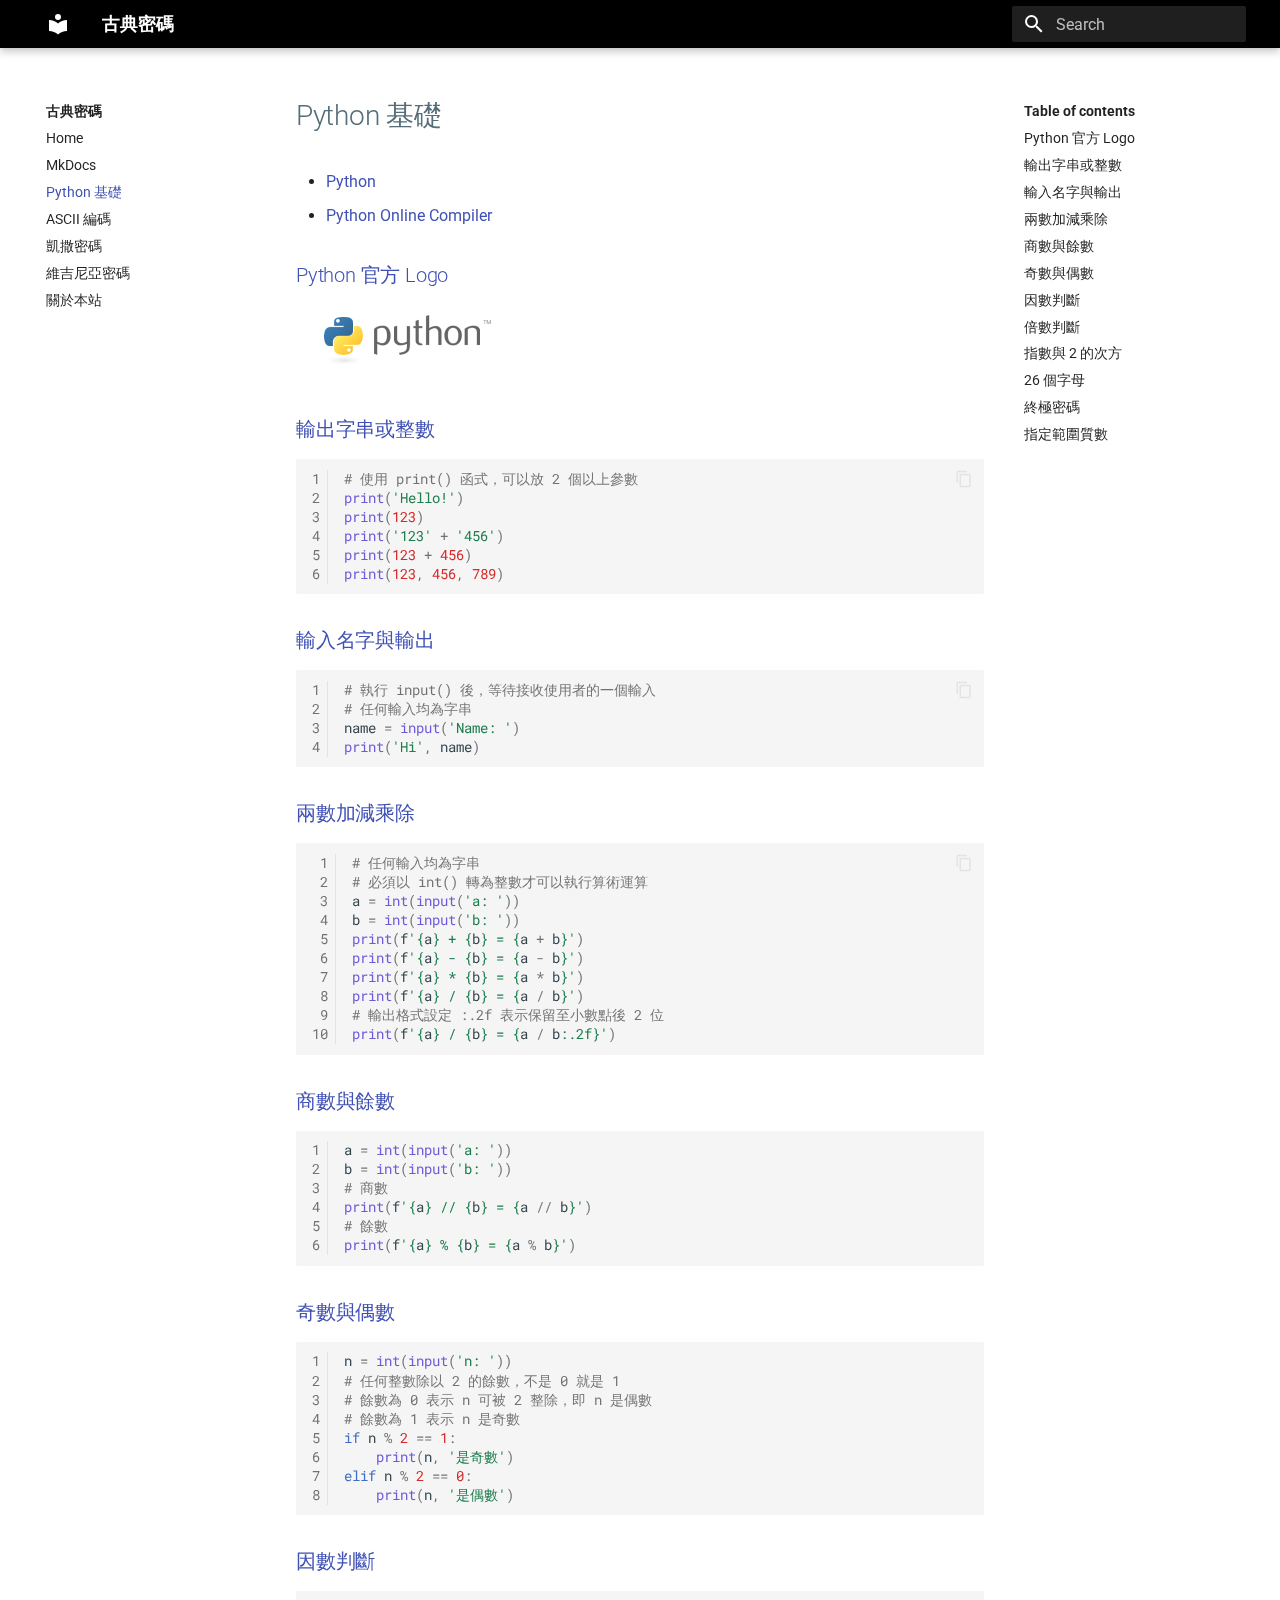
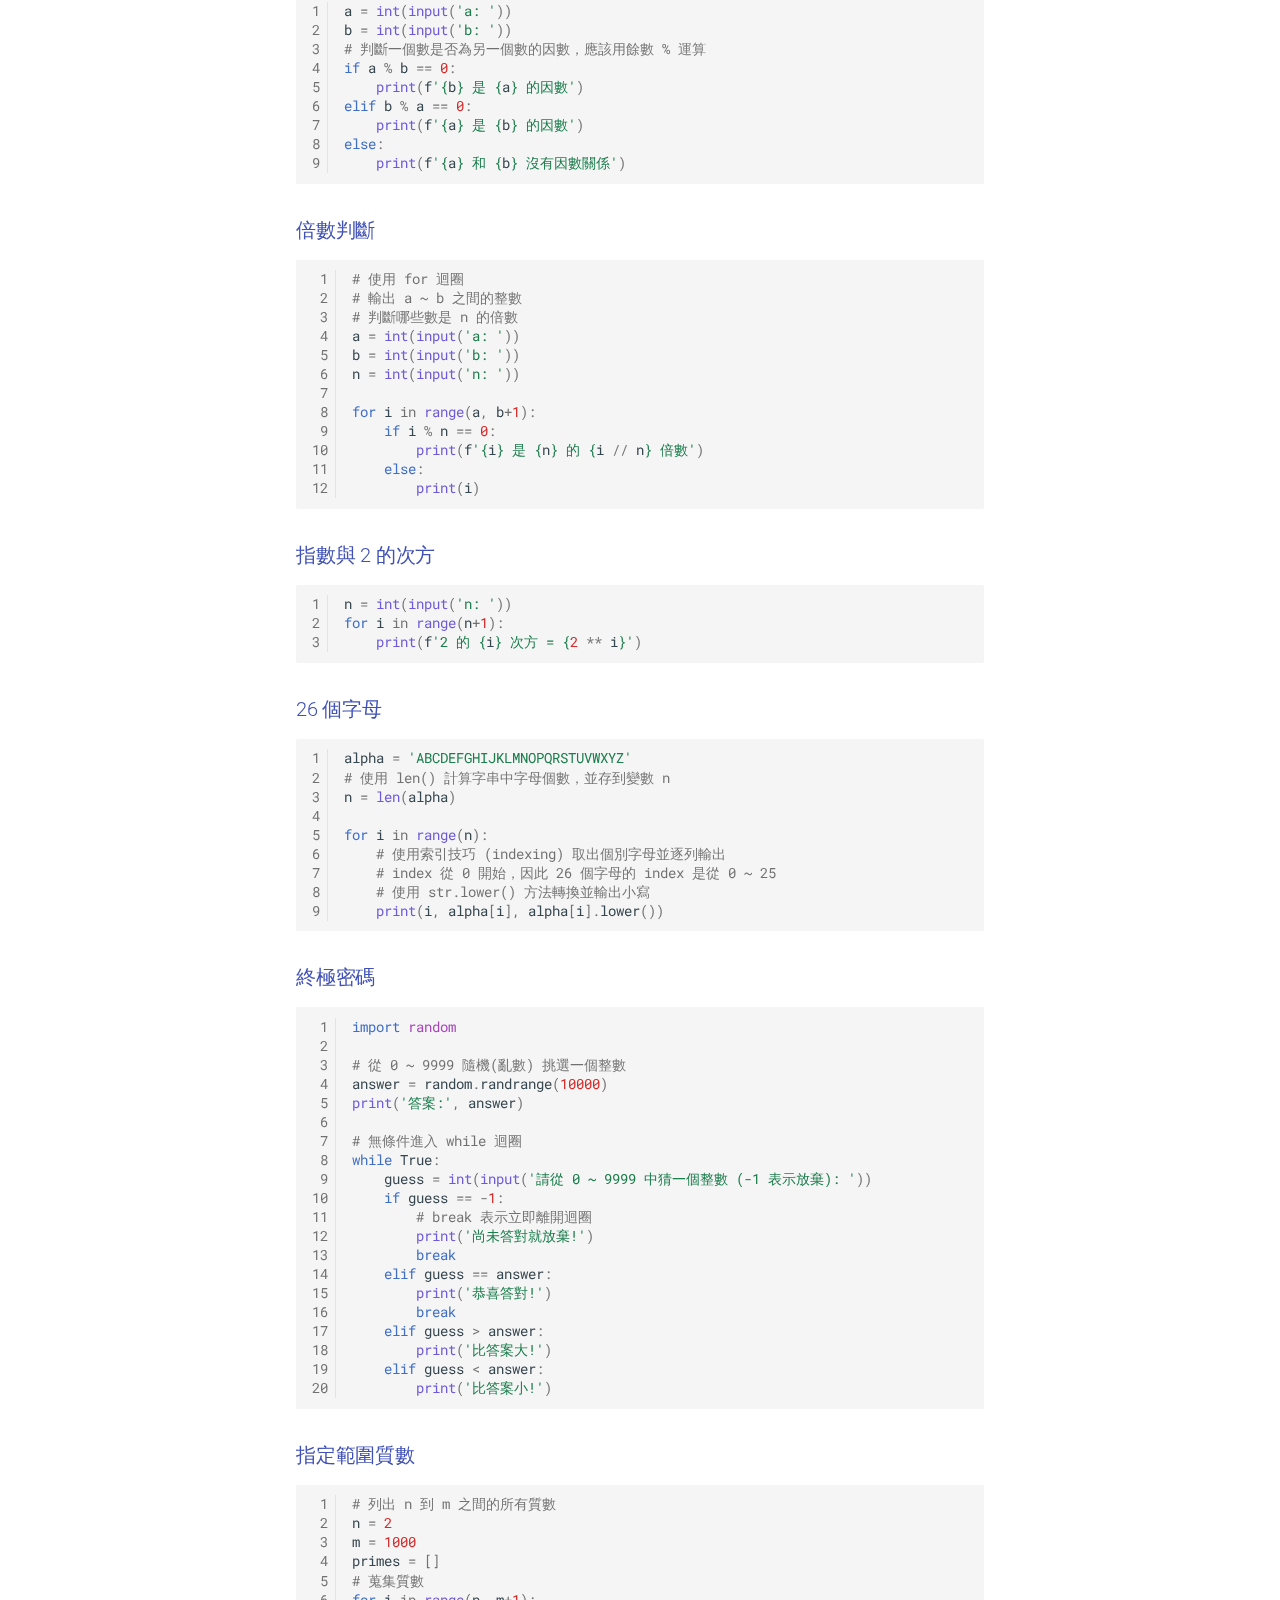
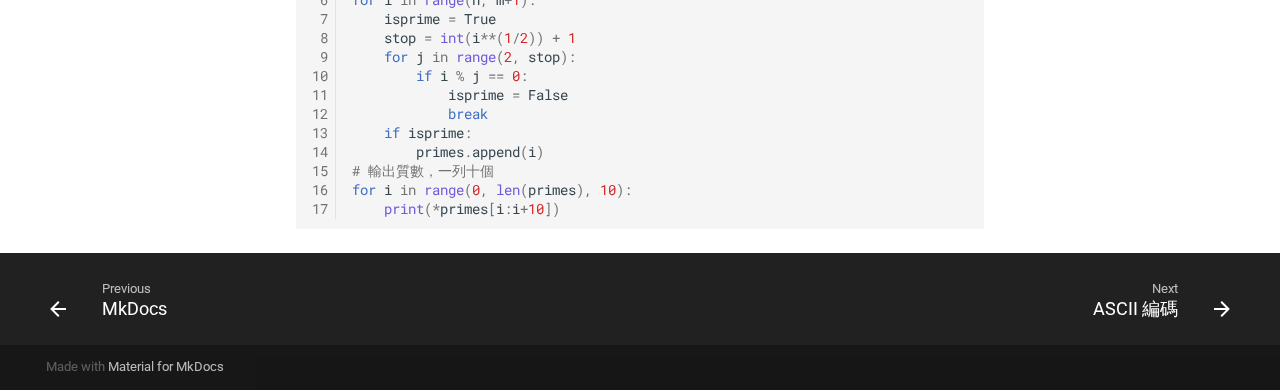
<file: basic/index.html>
<!doctype html>
<html lang="en" class="no-js">
  <head>
    
      <meta charset="utf-8">
      <meta name="viewport" content="width=device-width,initial-scale=1">
      
      
      
      <link rel="icon" href="../assets/images/favicon.png">
      <meta name="generator" content="mkdocs-1.3.1, mkdocs-material-8.4.0">
    
    
      
        <title>Python 基礎 - 古典密碼</title>
      
    
    
      <link rel="stylesheet" href="../assets/stylesheets/main.69437709.min.css">
      
        
        <link rel="stylesheet" href="../assets/stylesheets/palette.cbb835fc.min.css">
        
      
      
    
    
    
      
        
        
        <link rel="preconnect" href="https://fonts.gstatic.com" crossorigin>
        <link rel="stylesheet" href="https://fonts.googleapis.com/css?family=Roboto:300,300i,400,400i,700,700i%7CRoboto+Mono:400,400i,700,700i&display=fallback">
        <style>:root{--md-text-font:"Roboto";--md-code-font:"Roboto Mono"}</style>
      
    
    
      <link rel="stylesheet" href="../css/main.css">
    
    <script>__md_scope=new URL("..",location),__md_hash=e=>[...e].reduce((e,_)=>(e<<5)-e+_.charCodeAt(0),0),__md_get=(e,_=localStorage,t=__md_scope)=>JSON.parse(_.getItem(t.pathname+"."+e)),__md_set=(e,_,t=localStorage,a=__md_scope)=>{try{t.setItem(a.pathname+"."+e,JSON.stringify(_))}catch(e){}}</script>
    
      

    
    
  </head>
  
  
    
    
      
    
    
    
    
    <body dir="ltr" data-md-color-scheme="default" data-md-color-primary="black" data-md-color-accent="black">
  
    
    
      <script>var palette=__md_get("__palette");if(palette&&"object"==typeof palette.color)for(var key of Object.keys(palette.color))document.body.setAttribute("data-md-color-"+key,palette.color[key])</script>
    
    <input class="md-toggle" data-md-toggle="drawer" type="checkbox" id="__drawer" autocomplete="off">
    <input class="md-toggle" data-md-toggle="search" type="checkbox" id="__search" autocomplete="off">
    <label class="md-overlay" for="__drawer"></label>
    <div data-md-component="skip">
      
        
        <a href="#python" class="md-skip">
          Skip to content
        </a>
      
    </div>
    <div data-md-component="announce">
      
    </div>
    
    
      

<header class="md-header" data-md-component="header">
  <nav class="md-header__inner md-grid" aria-label="Header">
    <a href=".." title="古典密碼" class="md-header__button md-logo" aria-label="古典密碼" data-md-component="logo">
      
  
  <svg xmlns="http://www.w3.org/2000/svg" viewBox="0 0 24 24"><path d="M12 8a3 3 0 0 0 3-3 3 3 0 0 0-3-3 3 3 0 0 0-3 3 3 3 0 0 0 3 3m0 3.54C9.64 9.35 6.5 8 3 8v11c3.5 0 6.64 1.35 9 3.54 2.36-2.19 5.5-3.54 9-3.54V8c-3.5 0-6.64 1.35-9 3.54Z"/></svg>

    </a>
    <label class="md-header__button md-icon" for="__drawer">
      <svg xmlns="http://www.w3.org/2000/svg" viewBox="0 0 24 24"><path d="M3 6h18v2H3V6m0 5h18v2H3v-2m0 5h18v2H3v-2Z"/></svg>
    </label>
    <div class="md-header__title" data-md-component="header-title">
      <div class="md-header__ellipsis">
        <div class="md-header__topic">
          <span class="md-ellipsis">
            古典密碼
          </span>
        </div>
        <div class="md-header__topic" data-md-component="header-topic">
          <span class="md-ellipsis">
            
              Python 基礎
            
          </span>
        </div>
      </div>
    </div>
    
      <form class="md-header__option" data-md-component="palette">
        
          
          
          <input class="md-option" data-md-color-media="" data-md-color-scheme="default" data-md-color-primary="black" data-md-color-accent="black"  aria-hidden="true"  type="radio" name="__palette" id="__palette_1">
          
        
      </form>
    
    
    
      <label class="md-header__button md-icon" for="__search">
        <svg xmlns="http://www.w3.org/2000/svg" viewBox="0 0 24 24"><path d="M9.5 3A6.5 6.5 0 0 1 16 9.5c0 1.61-.59 3.09-1.56 4.23l.27.27h.79l5 5-1.5 1.5-5-5v-.79l-.27-.27A6.516 6.516 0 0 1 9.5 16 6.5 6.5 0 0 1 3 9.5 6.5 6.5 0 0 1 9.5 3m0 2C7 5 5 7 5 9.5S7 14 9.5 14 14 12 14 9.5 12 5 9.5 5Z"/></svg>
      </label>
      <div class="md-search" data-md-component="search" role="dialog">
  <label class="md-search__overlay" for="__search"></label>
  <div class="md-search__inner" role="search">
    <form class="md-search__form" name="search">
      <input type="text" class="md-search__input" name="query" aria-label="Search" placeholder="Search" autocapitalize="off" autocorrect="off" autocomplete="off" spellcheck="false" data-md-component="search-query" required>
      <label class="md-search__icon md-icon" for="__search">
        <svg xmlns="http://www.w3.org/2000/svg" viewBox="0 0 24 24"><path d="M9.5 3A6.5 6.5 0 0 1 16 9.5c0 1.61-.59 3.09-1.56 4.23l.27.27h.79l5 5-1.5 1.5-5-5v-.79l-.27-.27A6.516 6.516 0 0 1 9.5 16 6.5 6.5 0 0 1 3 9.5 6.5 6.5 0 0 1 9.5 3m0 2C7 5 5 7 5 9.5S7 14 9.5 14 14 12 14 9.5 12 5 9.5 5Z"/></svg>
        <svg xmlns="http://www.w3.org/2000/svg" viewBox="0 0 24 24"><path d="M20 11v2H8l5.5 5.5-1.42 1.42L4.16 12l7.92-7.92L13.5 5.5 8 11h12Z"/></svg>
      </label>
      <nav class="md-search__options" aria-label="Search">
        
        <button type="reset" class="md-search__icon md-icon" aria-label="Clear" tabindex="-1">
          <svg xmlns="http://www.w3.org/2000/svg" viewBox="0 0 24 24"><path d="M19 6.41 17.59 5 12 10.59 6.41 5 5 6.41 10.59 12 5 17.59 6.41 19 12 13.41 17.59 19 19 17.59 13.41 12 19 6.41Z"/></svg>
        </button>
      </nav>
      
    </form>
    <div class="md-search__output">
      <div class="md-search__scrollwrap" data-md-scrollfix>
        <div class="md-search-result" data-md-component="search-result">
          <div class="md-search-result__meta">
            Initializing search
          </div>
          <ol class="md-search-result__list"></ol>
        </div>
      </div>
    </div>
  </div>
</div>
    
    
  </nav>
  
</header>
    
    <div class="md-container" data-md-component="container">
      
      
        
          
        
      
      <main class="md-main" data-md-component="main">
        <div class="md-main__inner md-grid">
          
            
              
              <div class="md-sidebar md-sidebar--primary" data-md-component="sidebar" data-md-type="navigation" >
                <div class="md-sidebar__scrollwrap">
                  <div class="md-sidebar__inner">
                    


<nav class="md-nav md-nav--primary" aria-label="Navigation" data-md-level="0">
  <label class="md-nav__title" for="__drawer">
    <a href=".." title="古典密碼" class="md-nav__button md-logo" aria-label="古典密碼" data-md-component="logo">
      
  
  <svg xmlns="http://www.w3.org/2000/svg" viewBox="0 0 24 24"><path d="M12 8a3 3 0 0 0 3-3 3 3 0 0 0-3-3 3 3 0 0 0-3 3 3 3 0 0 0 3 3m0 3.54C9.64 9.35 6.5 8 3 8v11c3.5 0 6.64 1.35 9 3.54 2.36-2.19 5.5-3.54 9-3.54V8c-3.5 0-6.64 1.35-9 3.54Z"/></svg>

    </a>
    古典密碼
  </label>
  
  <ul class="md-nav__list" data-md-scrollfix>
    
      
      
      

  
  
  
    <li class="md-nav__item">
      <a href=".." class="md-nav__link">
        Home
      </a>
    </li>
  

    
      
      
      

  
  
  
    <li class="md-nav__item">
      <a href="../mkdocs/" class="md-nav__link">
        MkDocs
      </a>
    </li>
  

    
      
      
      

  
  
    
  
  
    <li class="md-nav__item md-nav__item--active">
      
      <input class="md-nav__toggle md-toggle" data-md-toggle="toc" type="checkbox" id="__toc">
      
      
        
      
      
        <label class="md-nav__link md-nav__link--active" for="__toc">
          Python 基礎
          <span class="md-nav__icon md-icon"></span>
        </label>
      
      <a href="./" class="md-nav__link md-nav__link--active">
        Python 基礎
      </a>
      
        

<nav class="md-nav md-nav--secondary" aria-label="Table of contents">
  
  
  
    
  
  
    <label class="md-nav__title" for="__toc">
      <span class="md-nav__icon md-icon"></span>
      Table of contents
    </label>
    <ul class="md-nav__list" data-md-component="toc" data-md-scrollfix>
      
        <li class="md-nav__item">
  <a href="#python-logo" class="md-nav__link">
    Python 官方 Logo
  </a>
  
</li>
      
        <li class="md-nav__item">
  <a href="#_1" class="md-nav__link">
    輸出字串或整數
  </a>
  
</li>
      
        <li class="md-nav__item">
  <a href="#_2" class="md-nav__link">
    輸入名字與輸出
  </a>
  
</li>
      
        <li class="md-nav__item">
  <a href="#_3" class="md-nav__link">
    兩數加減乘除
  </a>
  
</li>
      
        <li class="md-nav__item">
  <a href="#_4" class="md-nav__link">
    商數與餘數
  </a>
  
</li>
      
        <li class="md-nav__item">
  <a href="#_5" class="md-nav__link">
    奇數與偶數
  </a>
  
</li>
      
        <li class="md-nav__item">
  <a href="#_6" class="md-nav__link">
    因數判斷
  </a>
  
</li>
      
        <li class="md-nav__item">
  <a href="#_7" class="md-nav__link">
    倍數判斷
  </a>
  
</li>
      
        <li class="md-nav__item">
  <a href="#2" class="md-nav__link">
    指數與 2 的次方
  </a>
  
</li>
      
        <li class="md-nav__item">
  <a href="#26" class="md-nav__link">
    26 個字母
  </a>
  
</li>
      
        <li class="md-nav__item">
  <a href="#_8" class="md-nav__link">
    終極密碼
  </a>
  
</li>
      
        <li class="md-nav__item">
  <a href="#_9" class="md-nav__link">
    指定範圍質數
  </a>
  
</li>
      
    </ul>
  
</nav>
      
    </li>
  

    
      
      
      

  
  
  
    <li class="md-nav__item">
      <a href="../ascii/" class="md-nav__link">
        ASCII 編碼
      </a>
    </li>
  

    
      
      
      

  
  
  
    <li class="md-nav__item">
      <a href="../caesar/" class="md-nav__link">
        凱撒密碼
      </a>
    </li>
  

    
      
      
      

  
  
  
    <li class="md-nav__item">
      <a href="../vigenere/" class="md-nav__link">
        維吉尼亞密碼
      </a>
    </li>
  

    
      
      
      

  
  
  
    <li class="md-nav__item">
      <a href="../about/" class="md-nav__link">
        關於本站
      </a>
    </li>
  

    
  </ul>
</nav>
                  </div>
                </div>
              </div>
            
            
              
              <div class="md-sidebar md-sidebar--secondary" data-md-component="sidebar" data-md-type="toc" >
                <div class="md-sidebar__scrollwrap">
                  <div class="md-sidebar__inner">
                    

<nav class="md-nav md-nav--secondary" aria-label="Table of contents">
  
  
  
    
  
  
    <label class="md-nav__title" for="__toc">
      <span class="md-nav__icon md-icon"></span>
      Table of contents
    </label>
    <ul class="md-nav__list" data-md-component="toc" data-md-scrollfix>
      
        <li class="md-nav__item">
  <a href="#python-logo" class="md-nav__link">
    Python 官方 Logo
  </a>
  
</li>
      
        <li class="md-nav__item">
  <a href="#_1" class="md-nav__link">
    輸出字串或整數
  </a>
  
</li>
      
        <li class="md-nav__item">
  <a href="#_2" class="md-nav__link">
    輸入名字與輸出
  </a>
  
</li>
      
        <li class="md-nav__item">
  <a href="#_3" class="md-nav__link">
    兩數加減乘除
  </a>
  
</li>
      
        <li class="md-nav__item">
  <a href="#_4" class="md-nav__link">
    商數與餘數
  </a>
  
</li>
      
        <li class="md-nav__item">
  <a href="#_5" class="md-nav__link">
    奇數與偶數
  </a>
  
</li>
      
        <li class="md-nav__item">
  <a href="#_6" class="md-nav__link">
    因數判斷
  </a>
  
</li>
      
        <li class="md-nav__item">
  <a href="#_7" class="md-nav__link">
    倍數判斷
  </a>
  
</li>
      
        <li class="md-nav__item">
  <a href="#2" class="md-nav__link">
    指數與 2 的次方
  </a>
  
</li>
      
        <li class="md-nav__item">
  <a href="#26" class="md-nav__link">
    26 個字母
  </a>
  
</li>
      
        <li class="md-nav__item">
  <a href="#_8" class="md-nav__link">
    終極密碼
  </a>
  
</li>
      
        <li class="md-nav__item">
  <a href="#_9" class="md-nav__link">
    指定範圍質數
  </a>
  
</li>
      
    </ul>
  
</nav>
                  </div>
                </div>
              </div>
            
          
          <div class="md-content" data-md-component="content">
            <article class="md-content__inner md-typeset">
              
                


<h1 id="python">Python 基礎</h1>
<ul>
<li><a href="https://www.python.org/" target="_blank">Python</a></li>
<li><a href="https://www.programiz.com/python-programming/online-compiler/" target="_blank">Python Online Compiler</a></li>
</ul>
<h2 id="python-logo">Python 官方 Logo</h2>
<p><img alt="Python Logo" src="../img/python-logo.png" /></p>
<h2 id="_1">輸出字串或整數</h2>
<div class="highlight"><table class="highlighttable"><tr><td class="linenos"><div class="linenodiv"><pre><span></span><span class="normal">1</span>
<span class="normal">2</span>
<span class="normal">3</span>
<span class="normal">4</span>
<span class="normal">5</span>
<span class="normal">6</span></pre></div></td><td class="code"><div><pre><span></span><code><span class="c1"># 使用 print() 函式，可以放 2 個以上參數</span>
<span class="nb">print</span><span class="p">(</span><span class="s1">&#39;Hello!&#39;</span><span class="p">)</span>
<span class="nb">print</span><span class="p">(</span><span class="mi">123</span><span class="p">)</span>
<span class="nb">print</span><span class="p">(</span><span class="s1">&#39;123&#39;</span> <span class="o">+</span> <span class="s1">&#39;456&#39;</span><span class="p">)</span>
<span class="nb">print</span><span class="p">(</span><span class="mi">123</span> <span class="o">+</span> <span class="mi">456</span><span class="p">)</span>
<span class="nb">print</span><span class="p">(</span><span class="mi">123</span><span class="p">,</span> <span class="mi">456</span><span class="p">,</span> <span class="mi">789</span><span class="p">)</span>
</code></pre></div></td></tr></table></div>
<h2 id="_2">輸入名字與輸出</h2>
<div class="highlight"><table class="highlighttable"><tr><td class="linenos"><div class="linenodiv"><pre><span></span><span class="normal">1</span>
<span class="normal">2</span>
<span class="normal">3</span>
<span class="normal">4</span></pre></div></td><td class="code"><div><pre><span></span><code><span class="c1"># 執行 input() 後，等待接收使用者的一個輸入</span>
<span class="c1"># 任何輸入均為字串</span>
<span class="n">name</span> <span class="o">=</span> <span class="nb">input</span><span class="p">(</span><span class="s1">&#39;Name: &#39;</span><span class="p">)</span>
<span class="nb">print</span><span class="p">(</span><span class="s1">&#39;Hi&#39;</span><span class="p">,</span> <span class="n">name</span><span class="p">)</span>
</code></pre></div></td></tr></table></div>
<h2 id="_3">兩數加減乘除</h2>
<div class="highlight"><table class="highlighttable"><tr><td class="linenos"><div class="linenodiv"><pre><span></span><span class="normal"> 1</span>
<span class="normal"> 2</span>
<span class="normal"> 3</span>
<span class="normal"> 4</span>
<span class="normal"> 5</span>
<span class="normal"> 6</span>
<span class="normal"> 7</span>
<span class="normal"> 8</span>
<span class="normal"> 9</span>
<span class="normal">10</span></pre></div></td><td class="code"><div><pre><span></span><code><span class="c1"># 任何輸入均為字串</span>
<span class="c1"># 必須以 int() 轉為整數才可以執行算術運算</span>
<span class="n">a</span> <span class="o">=</span> <span class="nb">int</span><span class="p">(</span><span class="nb">input</span><span class="p">(</span><span class="s1">&#39;a: &#39;</span><span class="p">))</span>
<span class="n">b</span> <span class="o">=</span> <span class="nb">int</span><span class="p">(</span><span class="nb">input</span><span class="p">(</span><span class="s1">&#39;b: &#39;</span><span class="p">))</span>
<span class="nb">print</span><span class="p">(</span><span class="sa">f</span><span class="s1">&#39;</span><span class="si">{</span><span class="n">a</span><span class="si">}</span><span class="s1"> + </span><span class="si">{</span><span class="n">b</span><span class="si">}</span><span class="s1"> = </span><span class="si">{</span><span class="n">a</span> <span class="o">+</span> <span class="n">b</span><span class="si">}</span><span class="s1">&#39;</span><span class="p">)</span>
<span class="nb">print</span><span class="p">(</span><span class="sa">f</span><span class="s1">&#39;</span><span class="si">{</span><span class="n">a</span><span class="si">}</span><span class="s1"> - </span><span class="si">{</span><span class="n">b</span><span class="si">}</span><span class="s1"> = </span><span class="si">{</span><span class="n">a</span> <span class="o">-</span> <span class="n">b</span><span class="si">}</span><span class="s1">&#39;</span><span class="p">)</span>
<span class="nb">print</span><span class="p">(</span><span class="sa">f</span><span class="s1">&#39;</span><span class="si">{</span><span class="n">a</span><span class="si">}</span><span class="s1"> * </span><span class="si">{</span><span class="n">b</span><span class="si">}</span><span class="s1"> = </span><span class="si">{</span><span class="n">a</span> <span class="o">*</span> <span class="n">b</span><span class="si">}</span><span class="s1">&#39;</span><span class="p">)</span>
<span class="nb">print</span><span class="p">(</span><span class="sa">f</span><span class="s1">&#39;</span><span class="si">{</span><span class="n">a</span><span class="si">}</span><span class="s1"> / </span><span class="si">{</span><span class="n">b</span><span class="si">}</span><span class="s1"> = </span><span class="si">{</span><span class="n">a</span> <span class="o">/</span> <span class="n">b</span><span class="si">}</span><span class="s1">&#39;</span><span class="p">)</span>
<span class="c1"># 輸出格式設定 :.2f 表示保留至小數點後 2 位</span>
<span class="nb">print</span><span class="p">(</span><span class="sa">f</span><span class="s1">&#39;</span><span class="si">{</span><span class="n">a</span><span class="si">}</span><span class="s1"> / </span><span class="si">{</span><span class="n">b</span><span class="si">}</span><span class="s1"> = </span><span class="si">{</span><span class="n">a</span> <span class="o">/</span> <span class="n">b</span><span class="si">:</span><span class="s1">.2f</span><span class="si">}</span><span class="s1">&#39;</span><span class="p">)</span>
</code></pre></div></td></tr></table></div>
<h2 id="_4">商數與餘數</h2>
<div class="highlight"><table class="highlighttable"><tr><td class="linenos"><div class="linenodiv"><pre><span></span><span class="normal">1</span>
<span class="normal">2</span>
<span class="normal">3</span>
<span class="normal">4</span>
<span class="normal">5</span>
<span class="normal">6</span></pre></div></td><td class="code"><div><pre><span></span><code><span class="n">a</span> <span class="o">=</span> <span class="nb">int</span><span class="p">(</span><span class="nb">input</span><span class="p">(</span><span class="s1">&#39;a: &#39;</span><span class="p">))</span>
<span class="n">b</span> <span class="o">=</span> <span class="nb">int</span><span class="p">(</span><span class="nb">input</span><span class="p">(</span><span class="s1">&#39;b: &#39;</span><span class="p">))</span>
<span class="c1"># 商數</span>
<span class="nb">print</span><span class="p">(</span><span class="sa">f</span><span class="s1">&#39;</span><span class="si">{</span><span class="n">a</span><span class="si">}</span><span class="s1"> // </span><span class="si">{</span><span class="n">b</span><span class="si">}</span><span class="s1"> = </span><span class="si">{</span><span class="n">a</span> <span class="o">//</span> <span class="n">b</span><span class="si">}</span><span class="s1">&#39;</span><span class="p">)</span>
<span class="c1"># 餘數</span>
<span class="nb">print</span><span class="p">(</span><span class="sa">f</span><span class="s1">&#39;</span><span class="si">{</span><span class="n">a</span><span class="si">}</span><span class="s1"> % </span><span class="si">{</span><span class="n">b</span><span class="si">}</span><span class="s1"> = </span><span class="si">{</span><span class="n">a</span> <span class="o">%</span> <span class="n">b</span><span class="si">}</span><span class="s1">&#39;</span><span class="p">)</span>
</code></pre></div></td></tr></table></div>
<h2 id="_5">奇數與偶數</h2>
<div class="highlight"><table class="highlighttable"><tr><td class="linenos"><div class="linenodiv"><pre><span></span><span class="normal">1</span>
<span class="normal">2</span>
<span class="normal">3</span>
<span class="normal">4</span>
<span class="normal">5</span>
<span class="normal">6</span>
<span class="normal">7</span>
<span class="normal">8</span></pre></div></td><td class="code"><div><pre><span></span><code><span class="n">n</span> <span class="o">=</span> <span class="nb">int</span><span class="p">(</span><span class="nb">input</span><span class="p">(</span><span class="s1">&#39;n: &#39;</span><span class="p">))</span>
<span class="c1"># 任何整數除以 2 的餘數，不是 0 就是 1</span>
<span class="c1"># 餘數為 0 表示 n 可被 2 整除，即 n 是偶數</span>
<span class="c1"># 餘數為 1 表示 n 是奇數</span>
<span class="k">if</span> <span class="n">n</span> <span class="o">%</span> <span class="mi">2</span> <span class="o">==</span> <span class="mi">1</span><span class="p">:</span>
    <span class="nb">print</span><span class="p">(</span><span class="n">n</span><span class="p">,</span> <span class="s1">&#39;是奇數&#39;</span><span class="p">)</span>
<span class="k">elif</span> <span class="n">n</span> <span class="o">%</span> <span class="mi">2</span> <span class="o">==</span> <span class="mi">0</span><span class="p">:</span>
    <span class="nb">print</span><span class="p">(</span><span class="n">n</span><span class="p">,</span> <span class="s1">&#39;是偶數&#39;</span><span class="p">)</span>
</code></pre></div></td></tr></table></div>
<h2 id="_6">因數判斷</h2>
<div class="highlight"><table class="highlighttable"><tr><td class="linenos"><div class="linenodiv"><pre><span></span><span class="normal">1</span>
<span class="normal">2</span>
<span class="normal">3</span>
<span class="normal">4</span>
<span class="normal">5</span>
<span class="normal">6</span>
<span class="normal">7</span>
<span class="normal">8</span>
<span class="normal">9</span></pre></div></td><td class="code"><div><pre><span></span><code><span class="n">a</span> <span class="o">=</span> <span class="nb">int</span><span class="p">(</span><span class="nb">input</span><span class="p">(</span><span class="s1">&#39;a: &#39;</span><span class="p">))</span>
<span class="n">b</span> <span class="o">=</span> <span class="nb">int</span><span class="p">(</span><span class="nb">input</span><span class="p">(</span><span class="s1">&#39;b: &#39;</span><span class="p">))</span>
<span class="c1"># 判斷一個數是否為另一個數的因數，應該用餘數 % 運算</span>
<span class="k">if</span> <span class="n">a</span> <span class="o">%</span> <span class="n">b</span> <span class="o">==</span> <span class="mi">0</span><span class="p">:</span>
    <span class="nb">print</span><span class="p">(</span><span class="sa">f</span><span class="s1">&#39;</span><span class="si">{</span><span class="n">b</span><span class="si">}</span><span class="s1"> 是 </span><span class="si">{</span><span class="n">a</span><span class="si">}</span><span class="s1"> 的因數&#39;</span><span class="p">)</span>
<span class="k">elif</span> <span class="n">b</span> <span class="o">%</span> <span class="n">a</span> <span class="o">==</span> <span class="mi">0</span><span class="p">:</span>
    <span class="nb">print</span><span class="p">(</span><span class="sa">f</span><span class="s1">&#39;</span><span class="si">{</span><span class="n">a</span><span class="si">}</span><span class="s1"> 是 </span><span class="si">{</span><span class="n">b</span><span class="si">}</span><span class="s1"> 的因數&#39;</span><span class="p">)</span>
<span class="k">else</span><span class="p">:</span>
    <span class="nb">print</span><span class="p">(</span><span class="sa">f</span><span class="s1">&#39;</span><span class="si">{</span><span class="n">a</span><span class="si">}</span><span class="s1"> 和 </span><span class="si">{</span><span class="n">b</span><span class="si">}</span><span class="s1"> 沒有因數關係&#39;</span><span class="p">)</span>
</code></pre></div></td></tr></table></div>
<h2 id="_7">倍數判斷</h2>
<div class="highlight"><table class="highlighttable"><tr><td class="linenos"><div class="linenodiv"><pre><span></span><span class="normal"> 1</span>
<span class="normal"> 2</span>
<span class="normal"> 3</span>
<span class="normal"> 4</span>
<span class="normal"> 5</span>
<span class="normal"> 6</span>
<span class="normal"> 7</span>
<span class="normal"> 8</span>
<span class="normal"> 9</span>
<span class="normal">10</span>
<span class="normal">11</span>
<span class="normal">12</span></pre></div></td><td class="code"><div><pre><span></span><code><span class="c1"># 使用 for 迴圈</span>
<span class="c1"># 輸出 a ~ b 之間的整數</span>
<span class="c1"># 判斷哪些數是 n 的倍數</span>
<span class="n">a</span> <span class="o">=</span> <span class="nb">int</span><span class="p">(</span><span class="nb">input</span><span class="p">(</span><span class="s1">&#39;a: &#39;</span><span class="p">))</span>
<span class="n">b</span> <span class="o">=</span> <span class="nb">int</span><span class="p">(</span><span class="nb">input</span><span class="p">(</span><span class="s1">&#39;b: &#39;</span><span class="p">))</span>
<span class="n">n</span> <span class="o">=</span> <span class="nb">int</span><span class="p">(</span><span class="nb">input</span><span class="p">(</span><span class="s1">&#39;n: &#39;</span><span class="p">))</span>

<span class="k">for</span> <span class="n">i</span> <span class="ow">in</span> <span class="nb">range</span><span class="p">(</span><span class="n">a</span><span class="p">,</span> <span class="n">b</span><span class="o">+</span><span class="mi">1</span><span class="p">):</span>
    <span class="k">if</span> <span class="n">i</span> <span class="o">%</span> <span class="n">n</span> <span class="o">==</span> <span class="mi">0</span><span class="p">:</span>
        <span class="nb">print</span><span class="p">(</span><span class="sa">f</span><span class="s1">&#39;</span><span class="si">{</span><span class="n">i</span><span class="si">}</span><span class="s1"> 是 </span><span class="si">{</span><span class="n">n</span><span class="si">}</span><span class="s1"> 的 </span><span class="si">{</span><span class="n">i</span> <span class="o">//</span> <span class="n">n</span><span class="si">}</span><span class="s1"> 倍數&#39;</span><span class="p">)</span>
    <span class="k">else</span><span class="p">:</span>
        <span class="nb">print</span><span class="p">(</span><span class="n">i</span><span class="p">)</span>
</code></pre></div></td></tr></table></div>
<h2 id="2">指數與 2 的次方</h2>
<div class="highlight"><table class="highlighttable"><tr><td class="linenos"><div class="linenodiv"><pre><span></span><span class="normal">1</span>
<span class="normal">2</span>
<span class="normal">3</span></pre></div></td><td class="code"><div><pre><span></span><code><span class="n">n</span> <span class="o">=</span> <span class="nb">int</span><span class="p">(</span><span class="nb">input</span><span class="p">(</span><span class="s1">&#39;n: &#39;</span><span class="p">))</span>
<span class="k">for</span> <span class="n">i</span> <span class="ow">in</span> <span class="nb">range</span><span class="p">(</span><span class="n">n</span><span class="o">+</span><span class="mi">1</span><span class="p">):</span>
    <span class="nb">print</span><span class="p">(</span><span class="sa">f</span><span class="s1">&#39;2 的 </span><span class="si">{</span><span class="n">i</span><span class="si">}</span><span class="s1"> 次方 = </span><span class="si">{</span><span class="mi">2</span> <span class="o">**</span> <span class="n">i</span><span class="si">}</span><span class="s1">&#39;</span><span class="p">)</span>
</code></pre></div></td></tr></table></div>
<h2 id="26">26 個字母</h2>
<div class="highlight"><table class="highlighttable"><tr><td class="linenos"><div class="linenodiv"><pre><span></span><span class="normal">1</span>
<span class="normal">2</span>
<span class="normal">3</span>
<span class="normal">4</span>
<span class="normal">5</span>
<span class="normal">6</span>
<span class="normal">7</span>
<span class="normal">8</span>
<span class="normal">9</span></pre></div></td><td class="code"><div><pre><span></span><code><span class="n">alpha</span> <span class="o">=</span> <span class="s1">&#39;ABCDEFGHIJKLMNOPQRSTUVWXYZ&#39;</span>
<span class="c1"># 使用 len() 計算字串中字母個數，並存到變數 n</span>
<span class="n">n</span> <span class="o">=</span> <span class="nb">len</span><span class="p">(</span><span class="n">alpha</span><span class="p">)</span>

<span class="k">for</span> <span class="n">i</span> <span class="ow">in</span> <span class="nb">range</span><span class="p">(</span><span class="n">n</span><span class="p">):</span>
    <span class="c1"># 使用索引技巧 (indexing) 取出個別字母並逐列輸出</span>
    <span class="c1"># index 從 0 開始，因此 26 個字母的 index 是從 0 ~ 25</span>
    <span class="c1"># 使用 str.lower() 方法轉換並輸出小寫</span>
    <span class="nb">print</span><span class="p">(</span><span class="n">i</span><span class="p">,</span> <span class="n">alpha</span><span class="p">[</span><span class="n">i</span><span class="p">],</span> <span class="n">alpha</span><span class="p">[</span><span class="n">i</span><span class="p">]</span><span class="o">.</span><span class="n">lower</span><span class="p">())</span>
</code></pre></div></td></tr></table></div>
<h2 id="_8">終極密碼</h2>
<div class="highlight"><table class="highlighttable"><tr><td class="linenos"><div class="linenodiv"><pre><span></span><span class="normal"> 1</span>
<span class="normal"> 2</span>
<span class="normal"> 3</span>
<span class="normal"> 4</span>
<span class="normal"> 5</span>
<span class="normal"> 6</span>
<span class="normal"> 7</span>
<span class="normal"> 8</span>
<span class="normal"> 9</span>
<span class="normal">10</span>
<span class="normal">11</span>
<span class="normal">12</span>
<span class="normal">13</span>
<span class="normal">14</span>
<span class="normal">15</span>
<span class="normal">16</span>
<span class="normal">17</span>
<span class="normal">18</span>
<span class="normal">19</span>
<span class="normal">20</span></pre></div></td><td class="code"><div><pre><span></span><code><span class="kn">import</span> <span class="nn">random</span>

<span class="c1"># 從 0 ~ 9999 隨機(亂數) 挑選一個整數</span>
<span class="n">answer</span> <span class="o">=</span> <span class="n">random</span><span class="o">.</span><span class="n">randrange</span><span class="p">(</span><span class="mi">10000</span><span class="p">)</span>
<span class="nb">print</span><span class="p">(</span><span class="s1">&#39;答案:&#39;</span><span class="p">,</span> <span class="n">answer</span><span class="p">)</span>

<span class="c1"># 無條件進入 while 迴圈</span>
<span class="k">while</span> <span class="kc">True</span><span class="p">:</span>
    <span class="n">guess</span> <span class="o">=</span> <span class="nb">int</span><span class="p">(</span><span class="nb">input</span><span class="p">(</span><span class="s1">&#39;請從 0 ~ 9999 中猜一個整數 (-1 表示放棄): &#39;</span><span class="p">))</span>
    <span class="k">if</span> <span class="n">guess</span> <span class="o">==</span> <span class="o">-</span><span class="mi">1</span><span class="p">:</span>
        <span class="c1"># break 表示立即離開迴圈</span>
        <span class="nb">print</span><span class="p">(</span><span class="s1">&#39;尚未答對就放棄!&#39;</span><span class="p">)</span>
        <span class="k">break</span>
    <span class="k">elif</span> <span class="n">guess</span> <span class="o">==</span> <span class="n">answer</span><span class="p">:</span>
        <span class="nb">print</span><span class="p">(</span><span class="s1">&#39;恭喜答對!&#39;</span><span class="p">)</span>
        <span class="k">break</span>
    <span class="k">elif</span> <span class="n">guess</span> <span class="o">&gt;</span> <span class="n">answer</span><span class="p">:</span>
        <span class="nb">print</span><span class="p">(</span><span class="s1">&#39;比答案大!&#39;</span><span class="p">)</span>
    <span class="k">elif</span> <span class="n">guess</span> <span class="o">&lt;</span> <span class="n">answer</span><span class="p">:</span>
        <span class="nb">print</span><span class="p">(</span><span class="s1">&#39;比答案小!&#39;</span><span class="p">)</span>
</code></pre></div></td></tr></table></div>
<h2 id="_9">指定範圍質數</h2>
<div class="highlight"><table class="highlighttable"><tr><td class="linenos"><div class="linenodiv"><pre><span></span><span class="normal"> 1</span>
<span class="normal"> 2</span>
<span class="normal"> 3</span>
<span class="normal"> 4</span>
<span class="normal"> 5</span>
<span class="normal"> 6</span>
<span class="normal"> 7</span>
<span class="normal"> 8</span>
<span class="normal"> 9</span>
<span class="normal">10</span>
<span class="normal">11</span>
<span class="normal">12</span>
<span class="normal">13</span>
<span class="normal">14</span>
<span class="normal">15</span>
<span class="normal">16</span>
<span class="normal">17</span></pre></div></td><td class="code"><div><pre><span></span><code><span class="c1"># 列出 n 到 m 之間的所有質數</span>
<span class="n">n</span> <span class="o">=</span> <span class="mi">2</span>
<span class="n">m</span> <span class="o">=</span> <span class="mi">1000</span>
<span class="n">primes</span> <span class="o">=</span> <span class="p">[]</span>
<span class="c1"># 蒐集質數</span>
<span class="k">for</span> <span class="n">i</span> <span class="ow">in</span> <span class="nb">range</span><span class="p">(</span><span class="n">n</span><span class="p">,</span> <span class="n">m</span><span class="o">+</span><span class="mi">1</span><span class="p">):</span>
    <span class="n">isprime</span> <span class="o">=</span> <span class="kc">True</span>
    <span class="n">stop</span> <span class="o">=</span> <span class="nb">int</span><span class="p">(</span><span class="n">i</span><span class="o">**</span><span class="p">(</span><span class="mi">1</span><span class="o">/</span><span class="mi">2</span><span class="p">))</span> <span class="o">+</span> <span class="mi">1</span>
    <span class="k">for</span> <span class="n">j</span> <span class="ow">in</span> <span class="nb">range</span><span class="p">(</span><span class="mi">2</span><span class="p">,</span> <span class="n">stop</span><span class="p">):</span>
        <span class="k">if</span> <span class="n">i</span> <span class="o">%</span> <span class="n">j</span> <span class="o">==</span> <span class="mi">0</span><span class="p">:</span>
            <span class="n">isprime</span> <span class="o">=</span> <span class="kc">False</span>
            <span class="k">break</span>
    <span class="k">if</span> <span class="n">isprime</span><span class="p">:</span>
        <span class="n">primes</span><span class="o">.</span><span class="n">append</span><span class="p">(</span><span class="n">i</span><span class="p">)</span>
<span class="c1"># 輸出質數，一列十個</span>
<span class="k">for</span> <span class="n">i</span> <span class="ow">in</span> <span class="nb">range</span><span class="p">(</span><span class="mi">0</span><span class="p">,</span> <span class="nb">len</span><span class="p">(</span><span class="n">primes</span><span class="p">),</span> <span class="mi">10</span><span class="p">):</span>
    <span class="nb">print</span><span class="p">(</span><span class="o">*</span><span class="n">primes</span><span class="p">[</span><span class="n">i</span><span class="p">:</span><span class="n">i</span><span class="o">+</span><span class="mi">10</span><span class="p">])</span>
</code></pre></div></td></tr></table></div>




              
            </article>
            
          </div>
        </div>
        
      </main>
      
        <footer class="md-footer">
  
    
    <nav class="md-footer__inner md-grid" aria-label="Footer" >
      
        
        <a href="../mkdocs/" class="md-footer__link md-footer__link--prev" aria-label="Previous: MkDocs" rel="prev">
          <div class="md-footer__button md-icon">
            <svg xmlns="http://www.w3.org/2000/svg" viewBox="0 0 24 24"><path d="M20 11v2H8l5.5 5.5-1.42 1.42L4.16 12l7.92-7.92L13.5 5.5 8 11h12Z"/></svg>
          </div>
          <div class="md-footer__title">
            <div class="md-ellipsis">
              <span class="md-footer__direction">
                Previous
              </span>
              MkDocs
            </div>
          </div>
        </a>
      
      
        
        <a href="../ascii/" class="md-footer__link md-footer__link--next" aria-label="Next: ASCII 編碼" rel="next">
          <div class="md-footer__title">
            <div class="md-ellipsis">
              <span class="md-footer__direction">
                Next
              </span>
              ASCII 編碼
            </div>
          </div>
          <div class="md-footer__button md-icon">
            <svg xmlns="http://www.w3.org/2000/svg" viewBox="0 0 24 24"><path d="M4 11v2h12l-5.5 5.5 1.42 1.42L19.84 12l-7.92-7.92L10.5 5.5 16 11H4Z"/></svg>
          </div>
        </a>
      
    </nav>
  
  <div class="md-footer-meta md-typeset">
    <div class="md-footer-meta__inner md-grid">
      <div class="md-copyright">
  
  
    Made with
    <a href="https://squidfunk.github.io/mkdocs-material/" target="_blank" rel="noopener">
      Material for MkDocs
    </a>
  
</div>
      
    </div>
  </div>
</footer>
      
    </div>
    <div class="md-dialog" data-md-component="dialog">
      <div class="md-dialog__inner md-typeset"></div>
    </div>
    
    <script id="__config" type="application/json">{"base": "..", "features": [], "search": "../assets/javascripts/workers/search.ecf98df9.min.js", "translations": {"clipboard.copied": "Copied to clipboard", "clipboard.copy": "Copy to clipboard", "search.config.lang": "en", "search.config.pipeline": "trimmer, stopWordFilter", "search.config.separator": "[\\s\\-]+", "search.placeholder": "Search", "search.result.more.one": "1 more on this page", "search.result.more.other": "# more on this page", "search.result.none": "No matching documents", "search.result.one": "1 matching document", "search.result.other": "# matching documents", "search.result.placeholder": "Type to start searching", "search.result.term.missing": "Missing", "select.version.title": "Select version"}}</script>
    
    
      <script src="../assets/javascripts/bundle.9c69f0bc.min.js"></script>
      
    
  </body>
</html>
</file>
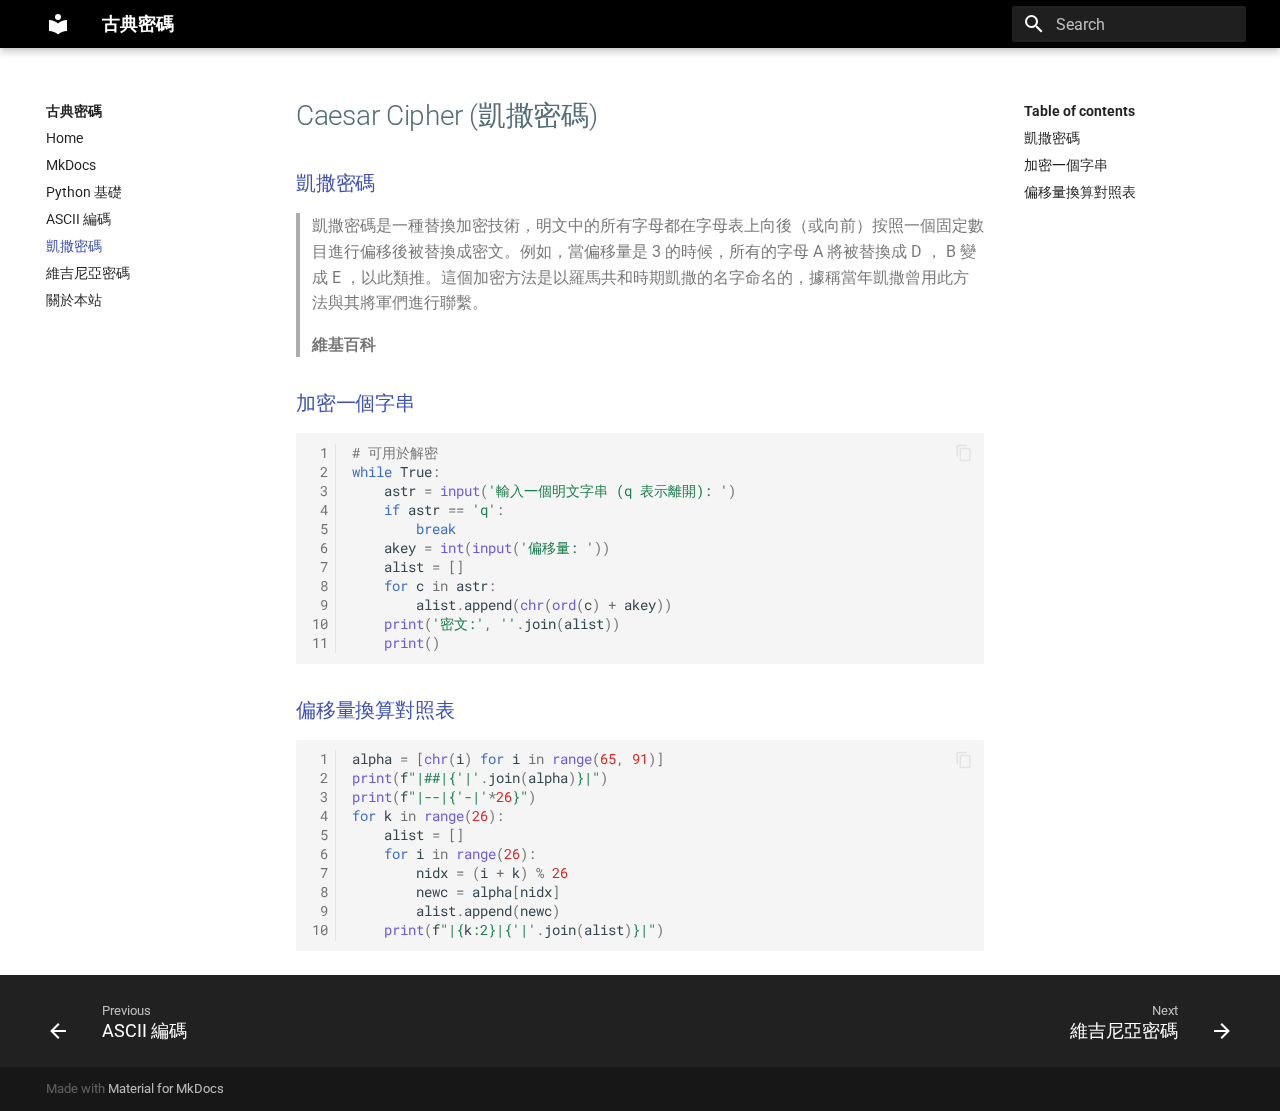
<file: caesar/index.html>
<!doctype html>
<html lang="en" class="no-js">
  <head>
    
      <meta charset="utf-8">
      <meta name="viewport" content="width=device-width,initial-scale=1">
      
      
      
      <link rel="icon" href="../assets/images/favicon.png">
      <meta name="generator" content="mkdocs-1.3.1, mkdocs-material-8.4.0">
    
    
      
        <title>凱撒密碼 - 古典密碼</title>
      
    
    
      <link rel="stylesheet" href="../assets/stylesheets/main.69437709.min.css">
      
        
        <link rel="stylesheet" href="../assets/stylesheets/palette.cbb835fc.min.css">
        
      
      
    
    
    
      
        
        
        <link rel="preconnect" href="https://fonts.gstatic.com" crossorigin>
        <link rel="stylesheet" href="https://fonts.googleapis.com/css?family=Roboto:300,300i,400,400i,700,700i%7CRoboto+Mono:400,400i,700,700i&display=fallback">
        <style>:root{--md-text-font:"Roboto";--md-code-font:"Roboto Mono"}</style>
      
    
    
      <link rel="stylesheet" href="../css/main.css">
    
    <script>__md_scope=new URL("..",location),__md_hash=e=>[...e].reduce((e,_)=>(e<<5)-e+_.charCodeAt(0),0),__md_get=(e,_=localStorage,t=__md_scope)=>JSON.parse(_.getItem(t.pathname+"."+e)),__md_set=(e,_,t=localStorage,a=__md_scope)=>{try{t.setItem(a.pathname+"."+e,JSON.stringify(_))}catch(e){}}</script>
    
      

    
    
  </head>
  
  
    
    
      
    
    
    
    
    <body dir="ltr" data-md-color-scheme="default" data-md-color-primary="black" data-md-color-accent="black">
  
    
    
      <script>var palette=__md_get("__palette");if(palette&&"object"==typeof palette.color)for(var key of Object.keys(palette.color))document.body.setAttribute("data-md-color-"+key,palette.color[key])</script>
    
    <input class="md-toggle" data-md-toggle="drawer" type="checkbox" id="__drawer" autocomplete="off">
    <input class="md-toggle" data-md-toggle="search" type="checkbox" id="__search" autocomplete="off">
    <label class="md-overlay" for="__drawer"></label>
    <div data-md-component="skip">
      
        
        <a href="#caesar-cipher" class="md-skip">
          Skip to content
        </a>
      
    </div>
    <div data-md-component="announce">
      
    </div>
    
    
      

<header class="md-header" data-md-component="header">
  <nav class="md-header__inner md-grid" aria-label="Header">
    <a href=".." title="古典密碼" class="md-header__button md-logo" aria-label="古典密碼" data-md-component="logo">
      
  
  <svg xmlns="http://www.w3.org/2000/svg" viewBox="0 0 24 24"><path d="M12 8a3 3 0 0 0 3-3 3 3 0 0 0-3-3 3 3 0 0 0-3 3 3 3 0 0 0 3 3m0 3.54C9.64 9.35 6.5 8 3 8v11c3.5 0 6.64 1.35 9 3.54 2.36-2.19 5.5-3.54 9-3.54V8c-3.5 0-6.64 1.35-9 3.54Z"/></svg>

    </a>
    <label class="md-header__button md-icon" for="__drawer">
      <svg xmlns="http://www.w3.org/2000/svg" viewBox="0 0 24 24"><path d="M3 6h18v2H3V6m0 5h18v2H3v-2m0 5h18v2H3v-2Z"/></svg>
    </label>
    <div class="md-header__title" data-md-component="header-title">
      <div class="md-header__ellipsis">
        <div class="md-header__topic">
          <span class="md-ellipsis">
            古典密碼
          </span>
        </div>
        <div class="md-header__topic" data-md-component="header-topic">
          <span class="md-ellipsis">
            
              凱撒密碼
            
          </span>
        </div>
      </div>
    </div>
    
      <form class="md-header__option" data-md-component="palette">
        
          
          
          <input class="md-option" data-md-color-media="" data-md-color-scheme="default" data-md-color-primary="black" data-md-color-accent="black"  aria-hidden="true"  type="radio" name="__palette" id="__palette_1">
          
        
      </form>
    
    
    
      <label class="md-header__button md-icon" for="__search">
        <svg xmlns="http://www.w3.org/2000/svg" viewBox="0 0 24 24"><path d="M9.5 3A6.5 6.5 0 0 1 16 9.5c0 1.61-.59 3.09-1.56 4.23l.27.27h.79l5 5-1.5 1.5-5-5v-.79l-.27-.27A6.516 6.516 0 0 1 9.5 16 6.5 6.5 0 0 1 3 9.5 6.5 6.5 0 0 1 9.5 3m0 2C7 5 5 7 5 9.5S7 14 9.5 14 14 12 14 9.5 12 5 9.5 5Z"/></svg>
      </label>
      <div class="md-search" data-md-component="search" role="dialog">
  <label class="md-search__overlay" for="__search"></label>
  <div class="md-search__inner" role="search">
    <form class="md-search__form" name="search">
      <input type="text" class="md-search__input" name="query" aria-label="Search" placeholder="Search" autocapitalize="off" autocorrect="off" autocomplete="off" spellcheck="false" data-md-component="search-query" required>
      <label class="md-search__icon md-icon" for="__search">
        <svg xmlns="http://www.w3.org/2000/svg" viewBox="0 0 24 24"><path d="M9.5 3A6.5 6.5 0 0 1 16 9.5c0 1.61-.59 3.09-1.56 4.23l.27.27h.79l5 5-1.5 1.5-5-5v-.79l-.27-.27A6.516 6.516 0 0 1 9.5 16 6.5 6.5 0 0 1 3 9.5 6.5 6.5 0 0 1 9.5 3m0 2C7 5 5 7 5 9.5S7 14 9.5 14 14 12 14 9.5 12 5 9.5 5Z"/></svg>
        <svg xmlns="http://www.w3.org/2000/svg" viewBox="0 0 24 24"><path d="M20 11v2H8l5.5 5.5-1.42 1.42L4.16 12l7.92-7.92L13.5 5.5 8 11h12Z"/></svg>
      </label>
      <nav class="md-search__options" aria-label="Search">
        
        <button type="reset" class="md-search__icon md-icon" aria-label="Clear" tabindex="-1">
          <svg xmlns="http://www.w3.org/2000/svg" viewBox="0 0 24 24"><path d="M19 6.41 17.59 5 12 10.59 6.41 5 5 6.41 10.59 12 5 17.59 6.41 19 12 13.41 17.59 19 19 17.59 13.41 12 19 6.41Z"/></svg>
        </button>
      </nav>
      
    </form>
    <div class="md-search__output">
      <div class="md-search__scrollwrap" data-md-scrollfix>
        <div class="md-search-result" data-md-component="search-result">
          <div class="md-search-result__meta">
            Initializing search
          </div>
          <ol class="md-search-result__list"></ol>
        </div>
      </div>
    </div>
  </div>
</div>
    
    
  </nav>
  
</header>
    
    <div class="md-container" data-md-component="container">
      
      
        
          
        
      
      <main class="md-main" data-md-component="main">
        <div class="md-main__inner md-grid">
          
            
              
              <div class="md-sidebar md-sidebar--primary" data-md-component="sidebar" data-md-type="navigation" >
                <div class="md-sidebar__scrollwrap">
                  <div class="md-sidebar__inner">
                    


<nav class="md-nav md-nav--primary" aria-label="Navigation" data-md-level="0">
  <label class="md-nav__title" for="__drawer">
    <a href=".." title="古典密碼" class="md-nav__button md-logo" aria-label="古典密碼" data-md-component="logo">
      
  
  <svg xmlns="http://www.w3.org/2000/svg" viewBox="0 0 24 24"><path d="M12 8a3 3 0 0 0 3-3 3 3 0 0 0-3-3 3 3 0 0 0-3 3 3 3 0 0 0 3 3m0 3.54C9.64 9.35 6.5 8 3 8v11c3.5 0 6.64 1.35 9 3.54 2.36-2.19 5.5-3.54 9-3.54V8c-3.5 0-6.64 1.35-9 3.54Z"/></svg>

    </a>
    古典密碼
  </label>
  
  <ul class="md-nav__list" data-md-scrollfix>
    
      
      
      

  
  
  
    <li class="md-nav__item">
      <a href=".." class="md-nav__link">
        Home
      </a>
    </li>
  

    
      
      
      

  
  
  
    <li class="md-nav__item">
      <a href="../mkdocs/" class="md-nav__link">
        MkDocs
      </a>
    </li>
  

    
      
      
      

  
  
  
    <li class="md-nav__item">
      <a href="../basic/" class="md-nav__link">
        Python 基礎
      </a>
    </li>
  

    
      
      
      

  
  
  
    <li class="md-nav__item">
      <a href="../ascii/" class="md-nav__link">
        ASCII 編碼
      </a>
    </li>
  

    
      
      
      

  
  
    
  
  
    <li class="md-nav__item md-nav__item--active">
      
      <input class="md-nav__toggle md-toggle" data-md-toggle="toc" type="checkbox" id="__toc">
      
      
        
      
      
        <label class="md-nav__link md-nav__link--active" for="__toc">
          凱撒密碼
          <span class="md-nav__icon md-icon"></span>
        </label>
      
      <a href="./" class="md-nav__link md-nav__link--active">
        凱撒密碼
      </a>
      
        

<nav class="md-nav md-nav--secondary" aria-label="Table of contents">
  
  
  
    
  
  
    <label class="md-nav__title" for="__toc">
      <span class="md-nav__icon md-icon"></span>
      Table of contents
    </label>
    <ul class="md-nav__list" data-md-component="toc" data-md-scrollfix>
      
        <li class="md-nav__item">
  <a href="#_1" class="md-nav__link">
    凱撒密碼
  </a>
  
</li>
      
        <li class="md-nav__item">
  <a href="#_2" class="md-nav__link">
    加密一個字串
  </a>
  
</li>
      
        <li class="md-nav__item">
  <a href="#_3" class="md-nav__link">
    偏移量換算對照表
  </a>
  
</li>
      
    </ul>
  
</nav>
      
    </li>
  

    
      
      
      

  
  
  
    <li class="md-nav__item">
      <a href="../vigenere/" class="md-nav__link">
        維吉尼亞密碼
      </a>
    </li>
  

    
      
      
      

  
  
  
    <li class="md-nav__item">
      <a href="../about/" class="md-nav__link">
        關於本站
      </a>
    </li>
  

    
  </ul>
</nav>
                  </div>
                </div>
              </div>
            
            
              
              <div class="md-sidebar md-sidebar--secondary" data-md-component="sidebar" data-md-type="toc" >
                <div class="md-sidebar__scrollwrap">
                  <div class="md-sidebar__inner">
                    

<nav class="md-nav md-nav--secondary" aria-label="Table of contents">
  
  
  
    
  
  
    <label class="md-nav__title" for="__toc">
      <span class="md-nav__icon md-icon"></span>
      Table of contents
    </label>
    <ul class="md-nav__list" data-md-component="toc" data-md-scrollfix>
      
        <li class="md-nav__item">
  <a href="#_1" class="md-nav__link">
    凱撒密碼
  </a>
  
</li>
      
        <li class="md-nav__item">
  <a href="#_2" class="md-nav__link">
    加密一個字串
  </a>
  
</li>
      
        <li class="md-nav__item">
  <a href="#_3" class="md-nav__link">
    偏移量換算對照表
  </a>
  
</li>
      
    </ul>
  
</nav>
                  </div>
                </div>
              </div>
            
          
          <div class="md-content" data-md-component="content">
            <article class="md-content__inner md-typeset">
              
                


<h1 id="caesar-cipher">Caesar Cipher (凱撒密碼)</h1>
<h2 id="_1">凱撒密碼</h2>
<blockquote>
<p>凱撒密碼是一種替換加密技術，明文中的所有字母都在字母表上向後（或向前）按照一個固定數目進行偏移後被替換成密文。例如，當偏移量是 3 的時候，所有的字母 A 將被替換成 D ， B 變成 E ，以此類推。這個加密方法是以羅馬共和時期凱撒的名字命名的，據稱當年凱撒曾用此方法與其將軍們進行聯繫。</p>
<p><strong>維基百科</strong></p>
</blockquote>
<h2 id="_2">加密一個字串</h2>
<div class="highlight"><table class="highlighttable"><tr><td class="linenos"><div class="linenodiv"><pre><span></span><span class="normal"> 1</span>
<span class="normal"> 2</span>
<span class="normal"> 3</span>
<span class="normal"> 4</span>
<span class="normal"> 5</span>
<span class="normal"> 6</span>
<span class="normal"> 7</span>
<span class="normal"> 8</span>
<span class="normal"> 9</span>
<span class="normal">10</span>
<span class="normal">11</span></pre></div></td><td class="code"><div><pre><span></span><code><span class="c1"># 可用於解密</span>
<span class="k">while</span> <span class="kc">True</span><span class="p">:</span>
    <span class="n">astr</span> <span class="o">=</span> <span class="nb">input</span><span class="p">(</span><span class="s1">&#39;輸入一個明文字串 (q 表示離開): &#39;</span><span class="p">)</span>
    <span class="k">if</span> <span class="n">astr</span> <span class="o">==</span> <span class="s1">&#39;q&#39;</span><span class="p">:</span>
        <span class="k">break</span>
    <span class="n">akey</span> <span class="o">=</span> <span class="nb">int</span><span class="p">(</span><span class="nb">input</span><span class="p">(</span><span class="s1">&#39;偏移量: &#39;</span><span class="p">))</span>
    <span class="n">alist</span> <span class="o">=</span> <span class="p">[]</span>
    <span class="k">for</span> <span class="n">c</span> <span class="ow">in</span> <span class="n">astr</span><span class="p">:</span>
        <span class="n">alist</span><span class="o">.</span><span class="n">append</span><span class="p">(</span><span class="nb">chr</span><span class="p">(</span><span class="nb">ord</span><span class="p">(</span><span class="n">c</span><span class="p">)</span> <span class="o">+</span> <span class="n">akey</span><span class="p">))</span>
    <span class="nb">print</span><span class="p">(</span><span class="s1">&#39;密文:&#39;</span><span class="p">,</span> <span class="s1">&#39;&#39;</span><span class="o">.</span><span class="n">join</span><span class="p">(</span><span class="n">alist</span><span class="p">))</span>
    <span class="nb">print</span><span class="p">()</span>
</code></pre></div></td></tr></table></div>
<h2 id="_3">偏移量換算對照表</h2>
<div class="highlight"><table class="highlighttable"><tr><td class="linenos"><div class="linenodiv"><pre><span></span><span class="normal"> 1</span>
<span class="normal"> 2</span>
<span class="normal"> 3</span>
<span class="normal"> 4</span>
<span class="normal"> 5</span>
<span class="normal"> 6</span>
<span class="normal"> 7</span>
<span class="normal"> 8</span>
<span class="normal"> 9</span>
<span class="normal">10</span></pre></div></td><td class="code"><div><pre><span></span><code><span class="n">alpha</span> <span class="o">=</span> <span class="p">[</span><span class="nb">chr</span><span class="p">(</span><span class="n">i</span><span class="p">)</span> <span class="k">for</span> <span class="n">i</span> <span class="ow">in</span> <span class="nb">range</span><span class="p">(</span><span class="mi">65</span><span class="p">,</span> <span class="mi">91</span><span class="p">)]</span>
<span class="nb">print</span><span class="p">(</span><span class="sa">f</span><span class="s2">&quot;|##|</span><span class="si">{</span><span class="s1">&#39;|&#39;</span><span class="o">.</span><span class="n">join</span><span class="p">(</span><span class="n">alpha</span><span class="p">)</span><span class="si">}</span><span class="s2">|&quot;</span><span class="p">)</span>
<span class="nb">print</span><span class="p">(</span><span class="sa">f</span><span class="s2">&quot;|--|</span><span class="si">{</span><span class="s1">&#39;-|&#39;</span><span class="o">*</span><span class="mi">26</span><span class="si">}</span><span class="s2">&quot;</span><span class="p">)</span>
<span class="k">for</span> <span class="n">k</span> <span class="ow">in</span> <span class="nb">range</span><span class="p">(</span><span class="mi">26</span><span class="p">):</span>
    <span class="n">alist</span> <span class="o">=</span> <span class="p">[]</span>
    <span class="k">for</span> <span class="n">i</span> <span class="ow">in</span> <span class="nb">range</span><span class="p">(</span><span class="mi">26</span><span class="p">):</span>
        <span class="n">nidx</span> <span class="o">=</span> <span class="p">(</span><span class="n">i</span> <span class="o">+</span> <span class="n">k</span><span class="p">)</span> <span class="o">%</span> <span class="mi">26</span>
        <span class="n">newc</span> <span class="o">=</span> <span class="n">alpha</span><span class="p">[</span><span class="n">nidx</span><span class="p">]</span>
        <span class="n">alist</span><span class="o">.</span><span class="n">append</span><span class="p">(</span><span class="n">newc</span><span class="p">)</span>
    <span class="nb">print</span><span class="p">(</span><span class="sa">f</span><span class="s2">&quot;|</span><span class="si">{</span><span class="n">k</span><span class="si">:</span><span class="s2">2</span><span class="si">}</span><span class="s2">|</span><span class="si">{</span><span class="s1">&#39;|&#39;</span><span class="o">.</span><span class="n">join</span><span class="p">(</span><span class="n">alist</span><span class="p">)</span><span class="si">}</span><span class="s2">|&quot;</span><span class="p">)</span>
</code></pre></div></td></tr></table></div>




              
            </article>
            
          </div>
        </div>
        
      </main>
      
        <footer class="md-footer">
  
    
    <nav class="md-footer__inner md-grid" aria-label="Footer" >
      
        
        <a href="../ascii/" class="md-footer__link md-footer__link--prev" aria-label="Previous: ASCII 編碼" rel="prev">
          <div class="md-footer__button md-icon">
            <svg xmlns="http://www.w3.org/2000/svg" viewBox="0 0 24 24"><path d="M20 11v2H8l5.5 5.5-1.42 1.42L4.16 12l7.92-7.92L13.5 5.5 8 11h12Z"/></svg>
          </div>
          <div class="md-footer__title">
            <div class="md-ellipsis">
              <span class="md-footer__direction">
                Previous
              </span>
              ASCII 編碼
            </div>
          </div>
        </a>
      
      
        
        <a href="../vigenere/" class="md-footer__link md-footer__link--next" aria-label="Next: 維吉尼亞密碼" rel="next">
          <div class="md-footer__title">
            <div class="md-ellipsis">
              <span class="md-footer__direction">
                Next
              </span>
              維吉尼亞密碼
            </div>
          </div>
          <div class="md-footer__button md-icon">
            <svg xmlns="http://www.w3.org/2000/svg" viewBox="0 0 24 24"><path d="M4 11v2h12l-5.5 5.5 1.42 1.42L19.84 12l-7.92-7.92L10.5 5.5 16 11H4Z"/></svg>
          </div>
        </a>
      
    </nav>
  
  <div class="md-footer-meta md-typeset">
    <div class="md-footer-meta__inner md-grid">
      <div class="md-copyright">
  
  
    Made with
    <a href="https://squidfunk.github.io/mkdocs-material/" target="_blank" rel="noopener">
      Material for MkDocs
    </a>
  
</div>
      
    </div>
  </div>
</footer>
      
    </div>
    <div class="md-dialog" data-md-component="dialog">
      <div class="md-dialog__inner md-typeset"></div>
    </div>
    
    <script id="__config" type="application/json">{"base": "..", "features": [], "search": "../assets/javascripts/workers/search.ecf98df9.min.js", "translations": {"clipboard.copied": "Copied to clipboard", "clipboard.copy": "Copy to clipboard", "search.config.lang": "en", "search.config.pipeline": "trimmer, stopWordFilter", "search.config.separator": "[\\s\\-]+", "search.placeholder": "Search", "search.result.more.one": "1 more on this page", "search.result.more.other": "# more on this page", "search.result.none": "No matching documents", "search.result.one": "1 matching document", "search.result.other": "# matching documents", "search.result.placeholder": "Type to start searching", "search.result.term.missing": "Missing", "select.version.title": "Select version"}}</script>
    
    
      <script src="../assets/javascripts/bundle.9c69f0bc.min.js"></script>
      
    
  </body>
</html>
</file>
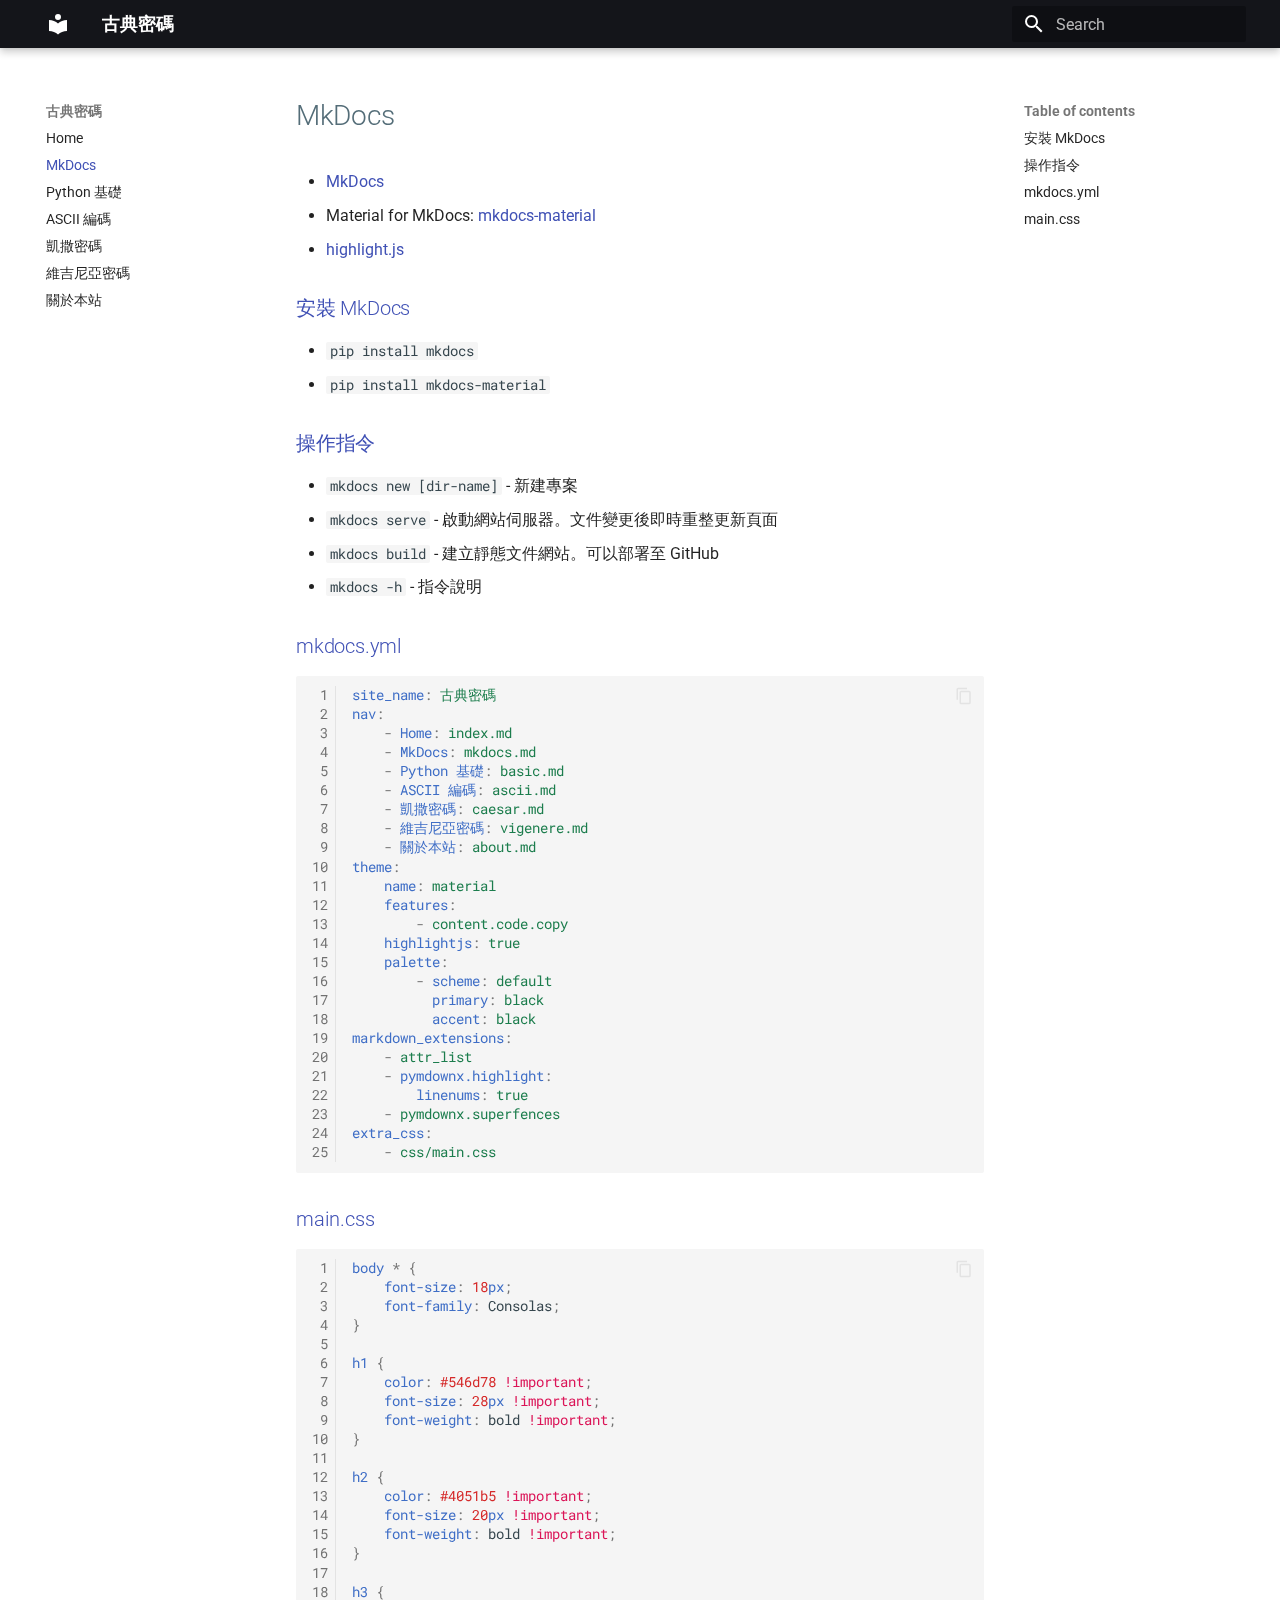
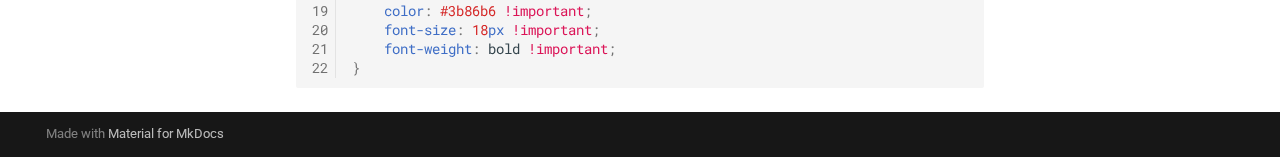
<file: mkdocs/index.html>
<!doctype html>
<html lang="en" class="no-js">
  <head>
    
      <meta charset="utf-8">
      <meta name="viewport" content="width=device-width,initial-scale=1">
      
      
      
      
        <link rel="prev" href="..">
      
      
        <link rel="next" href="../basic/">
      
      
      <link rel="icon" href="../assets/images/favicon.png">
      <meta name="generator" content="mkdocs-1.6.0, mkdocs-material-9.5.21">
    
    
      
        <title>MkDocs - 古典密碼</title>
      
    
    
      <link rel="stylesheet" href="../assets/stylesheets/main.66ac8b77.min.css">
      
        
        <link rel="stylesheet" href="../assets/stylesheets/palette.06af60db.min.css">
      
      


    
    
      
    
    
      
        
        
        <link rel="preconnect" href="https://fonts.gstatic.com" crossorigin>
        <link rel="stylesheet" href="https://fonts.googleapis.com/css?family=Roboto:300,300i,400,400i,700,700i%7CRoboto+Mono:400,400i,700,700i&display=fallback">
        <style>:root{--md-text-font:"Roboto";--md-code-font:"Roboto Mono"}</style>
      
    
    
      <link rel="stylesheet" href="../css/main.css">
    
    <script>__md_scope=new URL("..",location),__md_hash=e=>[...e].reduce((e,_)=>(e<<5)-e+_.charCodeAt(0),0),__md_get=(e,_=localStorage,t=__md_scope)=>JSON.parse(_.getItem(t.pathname+"."+e)),__md_set=(e,_,t=localStorage,a=__md_scope)=>{try{t.setItem(a.pathname+"."+e,JSON.stringify(_))}catch(e){}}</script>
    
      

    
    
    
  </head>
  
  
    
    
      
    
    
    
    
    <body dir="ltr" data-md-color-scheme="default" data-md-color-primary="black" data-md-color-accent="black">
  
    
    <input class="md-toggle" data-md-toggle="drawer" type="checkbox" id="__drawer" autocomplete="off">
    <input class="md-toggle" data-md-toggle="search" type="checkbox" id="__search" autocomplete="off">
    <label class="md-overlay" for="__drawer"></label>
    <div data-md-component="skip">
      
        
        <a href="#mkdocs" class="md-skip">
          Skip to content
        </a>
      
    </div>
    <div data-md-component="announce">
      
    </div>
    
    
      

  

<header class="md-header md-header--shadow" data-md-component="header">
  <nav class="md-header__inner md-grid" aria-label="Header">
    <a href=".." title="古典密碼" class="md-header__button md-logo" aria-label="古典密碼" data-md-component="logo">
      
  
  <svg xmlns="http://www.w3.org/2000/svg" viewBox="0 0 24 24"><path d="M12 8a3 3 0 0 0 3-3 3 3 0 0 0-3-3 3 3 0 0 0-3 3 3 3 0 0 0 3 3m0 3.54C9.64 9.35 6.5 8 3 8v11c3.5 0 6.64 1.35 9 3.54 2.36-2.19 5.5-3.54 9-3.54V8c-3.5 0-6.64 1.35-9 3.54Z"/></svg>

    </a>
    <label class="md-header__button md-icon" for="__drawer">
      
      <svg xmlns="http://www.w3.org/2000/svg" viewBox="0 0 24 24"><path d="M3 6h18v2H3V6m0 5h18v2H3v-2m0 5h18v2H3v-2Z"/></svg>
    </label>
    <div class="md-header__title" data-md-component="header-title">
      <div class="md-header__ellipsis">
        <div class="md-header__topic">
          <span class="md-ellipsis">
            古典密碼
          </span>
        </div>
        <div class="md-header__topic" data-md-component="header-topic">
          <span class="md-ellipsis">
            
              MkDocs
            
          </span>
        </div>
      </div>
    </div>
    
      
        <form class="md-header__option" data-md-component="palette">
  
    
    
    
    <input class="md-option" data-md-color-media="" data-md-color-scheme="default" data-md-color-primary="black" data-md-color-accent="black"  aria-hidden="true"  type="radio" name="__palette" id="__palette_0">
    
  
</form>
      
    
    
      <script>var media,input,key,value,palette=__md_get("__palette");if(palette&&palette.color){"(prefers-color-scheme)"===palette.color.media&&(media=matchMedia("(prefers-color-scheme: light)"),input=document.querySelector(media.matches?"[data-md-color-media='(prefers-color-scheme: light)']":"[data-md-color-media='(prefers-color-scheme: dark)']"),palette.color.media=input.getAttribute("data-md-color-media"),palette.color.scheme=input.getAttribute("data-md-color-scheme"),palette.color.primary=input.getAttribute("data-md-color-primary"),palette.color.accent=input.getAttribute("data-md-color-accent"));for([key,value]of Object.entries(palette.color))document.body.setAttribute("data-md-color-"+key,value)}</script>
    
    
    
      <label class="md-header__button md-icon" for="__search">
        
        <svg xmlns="http://www.w3.org/2000/svg" viewBox="0 0 24 24"><path d="M9.5 3A6.5 6.5 0 0 1 16 9.5c0 1.61-.59 3.09-1.56 4.23l.27.27h.79l5 5-1.5 1.5-5-5v-.79l-.27-.27A6.516 6.516 0 0 1 9.5 16 6.5 6.5 0 0 1 3 9.5 6.5 6.5 0 0 1 9.5 3m0 2C7 5 5 7 5 9.5S7 14 9.5 14 14 12 14 9.5 12 5 9.5 5Z"/></svg>
      </label>
      <div class="md-search" data-md-component="search" role="dialog">
  <label class="md-search__overlay" for="__search"></label>
  <div class="md-search__inner" role="search">
    <form class="md-search__form" name="search">
      <input type="text" class="md-search__input" name="query" aria-label="Search" placeholder="Search" autocapitalize="off" autocorrect="off" autocomplete="off" spellcheck="false" data-md-component="search-query" required>
      <label class="md-search__icon md-icon" for="__search">
        
        <svg xmlns="http://www.w3.org/2000/svg" viewBox="0 0 24 24"><path d="M9.5 3A6.5 6.5 0 0 1 16 9.5c0 1.61-.59 3.09-1.56 4.23l.27.27h.79l5 5-1.5 1.5-5-5v-.79l-.27-.27A6.516 6.516 0 0 1 9.5 16 6.5 6.5 0 0 1 3 9.5 6.5 6.5 0 0 1 9.5 3m0 2C7 5 5 7 5 9.5S7 14 9.5 14 14 12 14 9.5 12 5 9.5 5Z"/></svg>
        
        <svg xmlns="http://www.w3.org/2000/svg" viewBox="0 0 24 24"><path d="M20 11v2H8l5.5 5.5-1.42 1.42L4.16 12l7.92-7.92L13.5 5.5 8 11h12Z"/></svg>
      </label>
      <nav class="md-search__options" aria-label="Search">
        
        <button type="reset" class="md-search__icon md-icon" title="Clear" aria-label="Clear" tabindex="-1">
          
          <svg xmlns="http://www.w3.org/2000/svg" viewBox="0 0 24 24"><path d="M19 6.41 17.59 5 12 10.59 6.41 5 5 6.41 10.59 12 5 17.59 6.41 19 12 13.41 17.59 19 19 17.59 13.41 12 19 6.41Z"/></svg>
        </button>
      </nav>
      
    </form>
    <div class="md-search__output">
      <div class="md-search__scrollwrap" data-md-scrollfix>
        <div class="md-search-result" data-md-component="search-result">
          <div class="md-search-result__meta">
            Initializing search
          </div>
          <ol class="md-search-result__list" role="presentation"></ol>
        </div>
      </div>
    </div>
  </div>
</div>
    
    
  </nav>
  
</header>
    
    <div class="md-container" data-md-component="container">
      
      
        
          
        
      
      <main class="md-main" data-md-component="main">
        <div class="md-main__inner md-grid">
          
            
              
              <div class="md-sidebar md-sidebar--primary" data-md-component="sidebar" data-md-type="navigation" >
                <div class="md-sidebar__scrollwrap">
                  <div class="md-sidebar__inner">
                    



<nav class="md-nav md-nav--primary" aria-label="Navigation" data-md-level="0">
  <label class="md-nav__title" for="__drawer">
    <a href=".." title="古典密碼" class="md-nav__button md-logo" aria-label="古典密碼" data-md-component="logo">
      
  
  <svg xmlns="http://www.w3.org/2000/svg" viewBox="0 0 24 24"><path d="M12 8a3 3 0 0 0 3-3 3 3 0 0 0-3-3 3 3 0 0 0-3 3 3 3 0 0 0 3 3m0 3.54C9.64 9.35 6.5 8 3 8v11c3.5 0 6.64 1.35 9 3.54 2.36-2.19 5.5-3.54 9-3.54V8c-3.5 0-6.64 1.35-9 3.54Z"/></svg>

    </a>
    古典密碼
  </label>
  
  <ul class="md-nav__list" data-md-scrollfix>
    
      
      
  
  
  
  
    <li class="md-nav__item">
      <a href=".." class="md-nav__link">
        
  
  <span class="md-ellipsis">
    Home
  </span>
  

      </a>
    </li>
  

    
      
      
  
  
    
  
  
  
    <li class="md-nav__item md-nav__item--active">
      
      <input class="md-nav__toggle md-toggle" type="checkbox" id="__toc">
      
      
        
      
      
        <label class="md-nav__link md-nav__link--active" for="__toc">
          
  
  <span class="md-ellipsis">
    MkDocs
  </span>
  

          <span class="md-nav__icon md-icon"></span>
        </label>
      
      <a href="./" class="md-nav__link md-nav__link--active">
        
  
  <span class="md-ellipsis">
    MkDocs
  </span>
  

      </a>
      
        

<nav class="md-nav md-nav--secondary" aria-label="Table of contents">
  
  
  
    
  
  
    <label class="md-nav__title" for="__toc">
      <span class="md-nav__icon md-icon"></span>
      Table of contents
    </label>
    <ul class="md-nav__list" data-md-component="toc" data-md-scrollfix>
      
        <li class="md-nav__item">
  <a href="#mkdocs_1" class="md-nav__link">
    <span class="md-ellipsis">
      安裝 MkDocs
    </span>
  </a>
  
</li>
      
        <li class="md-nav__item">
  <a href="#_1" class="md-nav__link">
    <span class="md-ellipsis">
      操作指令
    </span>
  </a>
  
</li>
      
        <li class="md-nav__item">
  <a href="#mkdocsyml" class="md-nav__link">
    <span class="md-ellipsis">
      mkdocs.yml
    </span>
  </a>
  
</li>
      
        <li class="md-nav__item">
  <a href="#maincss" class="md-nav__link">
    <span class="md-ellipsis">
      main.css
    </span>
  </a>
  
</li>
      
    </ul>
  
</nav>
      
    </li>
  

    
      
      
  
  
  
  
    <li class="md-nav__item">
      <a href="../basic/" class="md-nav__link">
        
  
  <span class="md-ellipsis">
    Python 基礎
  </span>
  

      </a>
    </li>
  

    
      
      
  
  
  
  
    <li class="md-nav__item">
      <a href="../ascii/" class="md-nav__link">
        
  
  <span class="md-ellipsis">
    ASCII 編碼
  </span>
  

      </a>
    </li>
  

    
      
      
  
  
  
  
    <li class="md-nav__item">
      <a href="../caesar/" class="md-nav__link">
        
  
  <span class="md-ellipsis">
    凱撒密碼
  </span>
  

      </a>
    </li>
  

    
      
      
  
  
  
  
    <li class="md-nav__item">
      <a href="../vigenere/" class="md-nav__link">
        
  
  <span class="md-ellipsis">
    維吉尼亞密碼
  </span>
  

      </a>
    </li>
  

    
      
      
  
  
  
  
    <li class="md-nav__item">
      <a href="../about/" class="md-nav__link">
        
  
  <span class="md-ellipsis">
    關於本站
  </span>
  

      </a>
    </li>
  

    
  </ul>
</nav>
                  </div>
                </div>
              </div>
            
            
              
              <div class="md-sidebar md-sidebar--secondary" data-md-component="sidebar" data-md-type="toc" >
                <div class="md-sidebar__scrollwrap">
                  <div class="md-sidebar__inner">
                    

<nav class="md-nav md-nav--secondary" aria-label="Table of contents">
  
  
  
    
  
  
    <label class="md-nav__title" for="__toc">
      <span class="md-nav__icon md-icon"></span>
      Table of contents
    </label>
    <ul class="md-nav__list" data-md-component="toc" data-md-scrollfix>
      
        <li class="md-nav__item">
  <a href="#mkdocs_1" class="md-nav__link">
    <span class="md-ellipsis">
      安裝 MkDocs
    </span>
  </a>
  
</li>
      
        <li class="md-nav__item">
  <a href="#_1" class="md-nav__link">
    <span class="md-ellipsis">
      操作指令
    </span>
  </a>
  
</li>
      
        <li class="md-nav__item">
  <a href="#mkdocsyml" class="md-nav__link">
    <span class="md-ellipsis">
      mkdocs.yml
    </span>
  </a>
  
</li>
      
        <li class="md-nav__item">
  <a href="#maincss" class="md-nav__link">
    <span class="md-ellipsis">
      main.css
    </span>
  </a>
  
</li>
      
    </ul>
  
</nav>
                  </div>
                </div>
              </div>
            
          
          
            <div class="md-content" data-md-component="content">
              <article class="md-content__inner md-typeset">
                
                  


<h1 id="mkdocs">MkDocs</h1>
<ul>
<li><a href="https://www.mkdocs.org" target="_blank">MkDocs</a></li>
<li>Material for MkDocs: <a href="https://squidfunk.github.io/mkdocs-material/" target="_blank">mkdocs-material</a></li>
<li><a href="https://highlightjs.org/" target="_blank">highlight.js</a></li>
</ul>
<h2 id="mkdocs_1">安裝 MkDocs</h2>
<ul>
<li><code>pip install mkdocs</code></li>
<li><code>pip install mkdocs-material</code></li>
</ul>
<h2 id="_1">操作指令</h2>
<ul>
<li><code>mkdocs new [dir-name]</code> - 新建專案</li>
<li><code>mkdocs serve</code> - 啟動網站伺服器。文件變更後即時重整更新頁面</li>
<li><code>mkdocs build</code> - 建立靜態文件網站。可以部署至 GitHub</li>
<li><code>mkdocs -h</code> - 指令說明</li>
</ul>
<h2 id="mkdocsyml">mkdocs.yml</h2>
<div class="highlight"><table class="highlighttable"><tr><td class="linenos"><div class="linenodiv"><pre><span></span><span class="normal"> 1</span>
<span class="normal"> 2</span>
<span class="normal"> 3</span>
<span class="normal"> 4</span>
<span class="normal"> 5</span>
<span class="normal"> 6</span>
<span class="normal"> 7</span>
<span class="normal"> 8</span>
<span class="normal"> 9</span>
<span class="normal">10</span>
<span class="normal">11</span>
<span class="normal">12</span>
<span class="normal">13</span>
<span class="normal">14</span>
<span class="normal">15</span>
<span class="normal">16</span>
<span class="normal">17</span>
<span class="normal">18</span>
<span class="normal">19</span>
<span class="normal">20</span>
<span class="normal">21</span>
<span class="normal">22</span>
<span class="normal">23</span>
<span class="normal">24</span>
<span class="normal">25</span></pre></div></td><td class="code"><div><pre><span></span><code><span class="nt">site_name</span><span class="p">:</span><span class="w"> </span><span class="l l-Scalar l-Scalar-Plain">古典密碼</span>
<span class="nt">nav</span><span class="p">:</span>
<span class="w">    </span><span class="p p-Indicator">-</span><span class="w"> </span><span class="nt">Home</span><span class="p">:</span><span class="w"> </span><span class="l l-Scalar l-Scalar-Plain">index.md</span>
<span class="w">    </span><span class="p p-Indicator">-</span><span class="w"> </span><span class="nt">MkDocs</span><span class="p">:</span><span class="w"> </span><span class="l l-Scalar l-Scalar-Plain">mkdocs.md</span>
<span class="w">    </span><span class="p p-Indicator">-</span><span class="w"> </span><span class="nt">Python 基礎</span><span class="p">:</span><span class="w"> </span><span class="l l-Scalar l-Scalar-Plain">basic.md</span>
<span class="w">    </span><span class="p p-Indicator">-</span><span class="w"> </span><span class="nt">ASCII 編碼</span><span class="p">:</span><span class="w"> </span><span class="l l-Scalar l-Scalar-Plain">ascii.md</span>
<span class="w">    </span><span class="p p-Indicator">-</span><span class="w"> </span><span class="nt">凱撒密碼</span><span class="p">:</span><span class="w"> </span><span class="l l-Scalar l-Scalar-Plain">caesar.md</span>
<span class="w">    </span><span class="p p-Indicator">-</span><span class="w"> </span><span class="nt">維吉尼亞密碼</span><span class="p">:</span><span class="w"> </span><span class="l l-Scalar l-Scalar-Plain">vigenere.md</span>
<span class="w">    </span><span class="p p-Indicator">-</span><span class="w"> </span><span class="nt">關於本站</span><span class="p">:</span><span class="w"> </span><span class="l l-Scalar l-Scalar-Plain">about.md</span>
<span class="nt">theme</span><span class="p">:</span>
<span class="w">    </span><span class="nt">name</span><span class="p">:</span><span class="w"> </span><span class="l l-Scalar l-Scalar-Plain">material</span>
<span class="w">    </span><span class="nt">features</span><span class="p">:</span>
<span class="w">        </span><span class="p p-Indicator">-</span><span class="w"> </span><span class="l l-Scalar l-Scalar-Plain">content.code.copy</span>
<span class="w">    </span><span class="nt">highlightjs</span><span class="p">:</span><span class="w"> </span><span class="l l-Scalar l-Scalar-Plain">true</span>
<span class="w">    </span><span class="nt">palette</span><span class="p">:</span>
<span class="w">        </span><span class="p p-Indicator">-</span><span class="w"> </span><span class="nt">scheme</span><span class="p">:</span><span class="w"> </span><span class="l l-Scalar l-Scalar-Plain">default</span>
<span class="w">          </span><span class="nt">primary</span><span class="p">:</span><span class="w"> </span><span class="l l-Scalar l-Scalar-Plain">black</span>
<span class="w">          </span><span class="nt">accent</span><span class="p">:</span><span class="w"> </span><span class="l l-Scalar l-Scalar-Plain">black</span>
<span class="nt">markdown_extensions</span><span class="p">:</span>
<span class="w">    </span><span class="p p-Indicator">-</span><span class="w"> </span><span class="l l-Scalar l-Scalar-Plain">attr_list</span>
<span class="w">    </span><span class="p p-Indicator">-</span><span class="w"> </span><span class="nt">pymdownx.highlight</span><span class="p">:</span>
<span class="w">        </span><span class="nt">linenums</span><span class="p">:</span><span class="w"> </span><span class="l l-Scalar l-Scalar-Plain">true</span>
<span class="w">    </span><span class="p p-Indicator">-</span><span class="w"> </span><span class="l l-Scalar l-Scalar-Plain">pymdownx.superfences</span>
<span class="nt">extra_css</span><span class="p">:</span>
<span class="w">    </span><span class="p p-Indicator">-</span><span class="w"> </span><span class="l l-Scalar l-Scalar-Plain">css/main.css</span>
</code></pre></div></td></tr></table></div>
<h2 id="maincss">main.css</h2>
<div class="highlight"><table class="highlighttable"><tr><td class="linenos"><div class="linenodiv"><pre><span></span><span class="normal"> 1</span>
<span class="normal"> 2</span>
<span class="normal"> 3</span>
<span class="normal"> 4</span>
<span class="normal"> 5</span>
<span class="normal"> 6</span>
<span class="normal"> 7</span>
<span class="normal"> 8</span>
<span class="normal"> 9</span>
<span class="normal">10</span>
<span class="normal">11</span>
<span class="normal">12</span>
<span class="normal">13</span>
<span class="normal">14</span>
<span class="normal">15</span>
<span class="normal">16</span>
<span class="normal">17</span>
<span class="normal">18</span>
<span class="normal">19</span>
<span class="normal">20</span>
<span class="normal">21</span>
<span class="normal">22</span></pre></div></td><td class="code"><div><pre><span></span><code><span class="nt">body</span><span class="w"> </span><span class="o">*</span><span class="w"> </span><span class="p">{</span>
<span class="w">    </span><span class="k">font-size</span><span class="p">:</span><span class="w"> </span><span class="mi">18</span><span class="kt">px</span><span class="p">;</span>
<span class="w">    </span><span class="k">font-family</span><span class="p">:</span><span class="w"> </span><span class="n">Consolas</span><span class="p">;</span>
<span class="p">}</span>

<span class="nt">h1</span><span class="w"> </span><span class="p">{</span>
<span class="w">    </span><span class="k">color</span><span class="p">:</span><span class="w"> </span><span class="mh">#546d78</span><span class="w"> </span><span class="cp">!important</span><span class="p">;</span>
<span class="w">    </span><span class="k">font-size</span><span class="p">:</span><span class="w"> </span><span class="mi">28</span><span class="kt">px</span><span class="w"> </span><span class="cp">!important</span><span class="p">;</span>
<span class="w">    </span><span class="k">font-weight</span><span class="p">:</span><span class="w"> </span><span class="kc">bold</span><span class="w"> </span><span class="cp">!important</span><span class="p">;</span>
<span class="p">}</span>

<span class="nt">h2</span><span class="w"> </span><span class="p">{</span>
<span class="w">    </span><span class="k">color</span><span class="p">:</span><span class="w"> </span><span class="mh">#4051b5</span><span class="w"> </span><span class="cp">!important</span><span class="p">;</span>
<span class="w">    </span><span class="k">font-size</span><span class="p">:</span><span class="w"> </span><span class="mi">20</span><span class="kt">px</span><span class="w"> </span><span class="cp">!important</span><span class="p">;</span>
<span class="w">    </span><span class="k">font-weight</span><span class="p">:</span><span class="w"> </span><span class="kc">bold</span><span class="w"> </span><span class="cp">!important</span><span class="p">;</span>
<span class="p">}</span>

<span class="nt">h3</span><span class="w"> </span><span class="p">{</span>
<span class="w">    </span><span class="k">color</span><span class="p">:</span><span class="w"> </span><span class="mh">#3b86b6</span><span class="w"> </span><span class="cp">!important</span><span class="p">;</span>
<span class="w">    </span><span class="k">font-size</span><span class="p">:</span><span class="w"> </span><span class="mi">18</span><span class="kt">px</span><span class="w"> </span><span class="cp">!important</span><span class="p">;</span>
<span class="w">    </span><span class="k">font-weight</span><span class="p">:</span><span class="w"> </span><span class="kc">bold</span><span class="w"> </span><span class="cp">!important</span><span class="p">;</span>
<span class="p">}</span>
</code></pre></div></td></tr></table></div>












                
              </article>
            </div>
          
          
<script>var target=document.getElementById(location.hash.slice(1));target&&target.name&&(target.checked=target.name.startsWith("__tabbed_"))</script>
        </div>
        
      </main>
      
        <footer class="md-footer">
  
  <div class="md-footer-meta md-typeset">
    <div class="md-footer-meta__inner md-grid">
      <div class="md-copyright">
  
  
    Made with
    <a href="https://squidfunk.github.io/mkdocs-material/" target="_blank" rel="noopener">
      Material for MkDocs
    </a>
  
</div>
      
    </div>
  </div>
</footer>
      
    </div>
    <div class="md-dialog" data-md-component="dialog">
      <div class="md-dialog__inner md-typeset"></div>
    </div>
    
    
    <script id="__config" type="application/json">{"base": "..", "features": ["content.code.copy"], "search": "../assets/javascripts/workers/search.b8dbb3d2.min.js", "translations": {"clipboard.copied": "Copied to clipboard", "clipboard.copy": "Copy to clipboard", "search.result.more.one": "1 more on this page", "search.result.more.other": "# more on this page", "search.result.none": "No matching documents", "search.result.one": "1 matching document", "search.result.other": "# matching documents", "search.result.placeholder": "Type to start searching", "search.result.term.missing": "Missing", "select.version": "Select version"}}</script>
    
    
      <script src="../assets/javascripts/bundle.a7c05c9e.min.js"></script>
      
    
  </body>
</html>
</file>
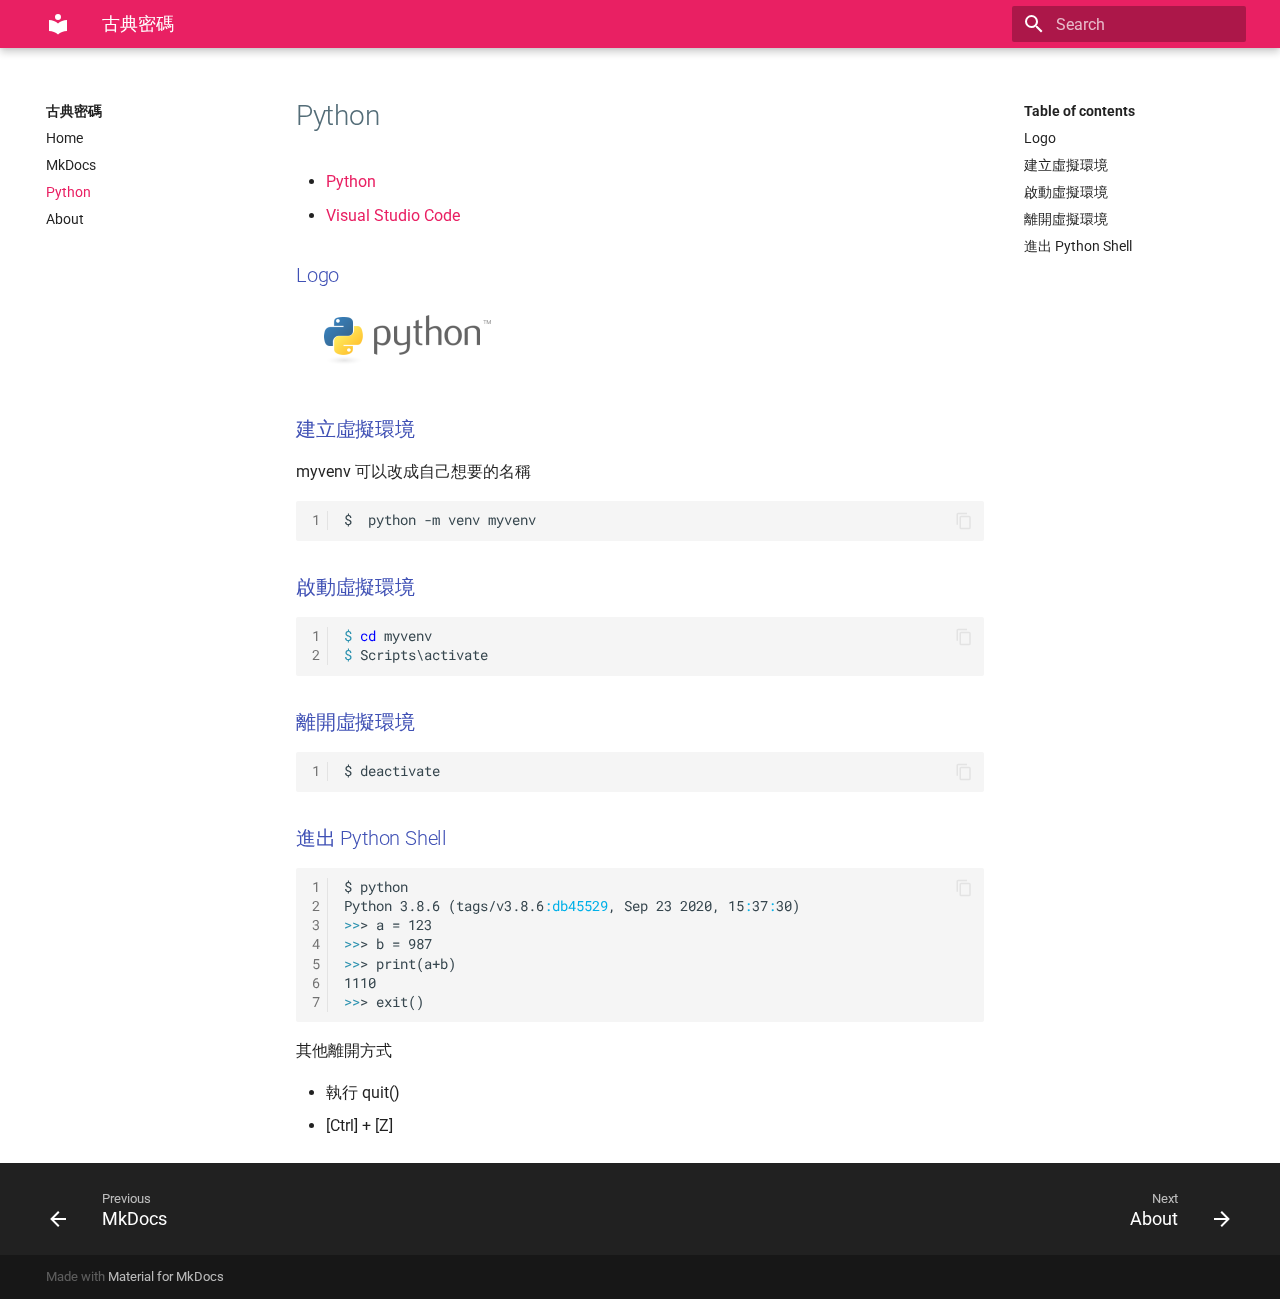
<file: python/index.html>
<!doctype html>
<html lang="en" class="no-js">
  <head>
    
      <meta charset="utf-8">
      <meta name="viewport" content="width=device-width,initial-scale=1">
      
      
      
      
      <link rel="shortcut icon" href="../assets/images/favicon.png">
      <meta name="generator" content="mkdocs-1.1.2, mkdocs-material-6.2.8">
    
    
      
        <title>Python - 古典密碼</title>
      
    
    
      <link rel="stylesheet" href="../assets/stylesheets/main.cb6bc1d0.min.css">
      
        
        <link rel="stylesheet" href="../assets/stylesheets/palette.39b8e14a.min.css">
        
      
    
    
    
      
        
        <link rel="preconnect" href="https://fonts.gstatic.com" crossorigin>
        <link rel="stylesheet" href="https://fonts.googleapis.com/css?family=Roboto:300,400,400i,700%7CRoboto+Mono&display=fallback">
        <style>body,input{font-family:"Roboto",-apple-system,BlinkMacSystemFont,Helvetica,Arial,sans-serif}code,kbd,pre{font-family:"Roboto Mono",SFMono-Regular,Consolas,Menlo,monospace}</style>
      
    
    
    
      <link rel="stylesheet" href="../css/vs.min.css">
    
      <link rel="stylesheet" href="../css/main.css">
    
    
      
    
    
  </head>
  
  
    
    
      
    
    
    
    
    <body dir="ltr" data-md-color-scheme="default" data-md-color-primary="pink" data-md-color-accent="pink">
      
  
    
    <input class="md-toggle" data-md-toggle="drawer" type="checkbox" id="__drawer" autocomplete="off">
    <input class="md-toggle" data-md-toggle="search" type="checkbox" id="__search" autocomplete="off">
    <label class="md-overlay" for="__drawer"></label>
    <div data-md-component="skip">
      
        
        <a href="#python" class="md-skip">
          Skip to content
        </a>
      
    </div>
    <div data-md-component="announce">
      
    </div>
    
      

<header class="md-header" data-md-component="header">
  <nav class="md-header-nav md-grid" aria-label="Header">
    <a href=".." title="古典密碼" class="md-header-nav__button md-logo" aria-label="古典密碼">
      
  
  <svg xmlns="http://www.w3.org/2000/svg" viewBox="0 0 24 24"><path d="M12 8a3 3 0 003-3 3 3 0 00-3-3 3 3 0 00-3 3 3 3 0 003 3m0 3.54C9.64 9.35 6.5 8 3 8v11c3.5 0 6.64 1.35 9 3.54 2.36-2.19 5.5-3.54 9-3.54V8c-3.5 0-6.64 1.35-9 3.54z"/></svg>

    </a>
    <label class="md-header-nav__button md-icon" for="__drawer">
      <svg xmlns="http://www.w3.org/2000/svg" viewBox="0 0 24 24"><path d="M3 6h18v2H3V6m0 5h18v2H3v-2m0 5h18v2H3v-2z"/></svg>
    </label>
    <div class="md-header-nav__title" data-md-component="header-title">
      <div class="md-header-nav__ellipsis">
        <div class="md-header-nav__topic">
          <span class="md-ellipsis">
            古典密碼
          </span>
        </div>
        <div class="md-header-nav__topic">
          <span class="md-ellipsis">
            
              Python
            
          </span>
        </div>
      </div>
    </div>
    
      <label class="md-header-nav__button md-icon" for="__search">
        <svg xmlns="http://www.w3.org/2000/svg" viewBox="0 0 24 24"><path d="M9.5 3A6.5 6.5 0 0116 9.5c0 1.61-.59 3.09-1.56 4.23l.27.27h.79l5 5-1.5 1.5-5-5v-.79l-.27-.27A6.516 6.516 0 019.5 16 6.5 6.5 0 013 9.5 6.5 6.5 0 019.5 3m0 2C7 5 5 7 5 9.5S7 14 9.5 14 14 12 14 9.5 12 5 9.5 5z"/></svg>
      </label>
      
<div class="md-search" data-md-component="search" role="dialog">
  <label class="md-search__overlay" for="__search"></label>
  <div class="md-search__inner" role="search">
    <form class="md-search__form" name="search">
      <input type="text" class="md-search__input" name="query" aria-label="Search" placeholder="Search" autocapitalize="off" autocorrect="off" autocomplete="off" spellcheck="false" data-md-component="search-query" data-md-state="active" required>
      <label class="md-search__icon md-icon" for="__search">
        <svg xmlns="http://www.w3.org/2000/svg" viewBox="0 0 24 24"><path d="M9.5 3A6.5 6.5 0 0116 9.5c0 1.61-.59 3.09-1.56 4.23l.27.27h.79l5 5-1.5 1.5-5-5v-.79l-.27-.27A6.516 6.516 0 019.5 16 6.5 6.5 0 013 9.5 6.5 6.5 0 019.5 3m0 2C7 5 5 7 5 9.5S7 14 9.5 14 14 12 14 9.5 12 5 9.5 5z"/></svg>
        <svg xmlns="http://www.w3.org/2000/svg" viewBox="0 0 24 24"><path d="M20 11v2H8l5.5 5.5-1.42 1.42L4.16 12l7.92-7.92L13.5 5.5 8 11h12z"/></svg>
      </label>
      <button type="reset" class="md-search__icon md-icon" aria-label="Clear" data-md-component="search-reset" tabindex="-1">
        <svg xmlns="http://www.w3.org/2000/svg" viewBox="0 0 24 24"><path d="M19 6.41L17.59 5 12 10.59 6.41 5 5 6.41 10.59 12 5 17.59 6.41 19 12 13.41 17.59 19 19 17.59 13.41 12 19 6.41z"/></svg>
      </button>
    </form>
    <div class="md-search__output">
      <div class="md-search__scrollwrap" data-md-scrollfix>
        <div class="md-search-result" data-md-component="search-result">
          <div class="md-search-result__meta">
            Initializing search
          </div>
          <ol class="md-search-result__list"></ol>
        </div>
      </div>
    </div>
  </div>
</div>
    
    
  </nav>
</header>
    
    <div class="md-container" data-md-component="container">
      
      
        
      
      <main class="md-main" data-md-component="main">
        <div class="md-main__inner md-grid">
          
            
              
              <div class="md-sidebar md-sidebar--primary" data-md-component="navigation" >
                <div class="md-sidebar__scrollwrap">
                  <div class="md-sidebar__inner">
                    




<nav class="md-nav md-nav--primary" aria-label="Navigation" data-md-level="0">
  <label class="md-nav__title" for="__drawer">
    <a href=".." title="古典密碼" class="md-nav__button md-logo" aria-label="古典密碼">
      
  
  <svg xmlns="http://www.w3.org/2000/svg" viewBox="0 0 24 24"><path d="M12 8a3 3 0 003-3 3 3 0 00-3-3 3 3 0 00-3 3 3 3 0 003 3m0 3.54C9.64 9.35 6.5 8 3 8v11c3.5 0 6.64 1.35 9 3.54 2.36-2.19 5.5-3.54 9-3.54V8c-3.5 0-6.64 1.35-9 3.54z"/></svg>

    </a>
    古典密碼
  </label>
  
  <ul class="md-nav__list" data-md-scrollfix>
    
      
      
      

  
  
  
    <li class="md-nav__item">
      <a href=".." class="md-nav__link">
        Home
      </a>
    </li>
  

    
      
      
      

  
  
  
    <li class="md-nav__item">
      <a href="../mkdocs/" class="md-nav__link">
        MkDocs
      </a>
    </li>
  

    
      
      
      

  
  
    
  
  
    <li class="md-nav__item md-nav__item--active">
      
      <input class="md-nav__toggle md-toggle" data-md-toggle="toc" type="checkbox" id="__toc">
      
        
      
      
        <label class="md-nav__link md-nav__link--active" for="__toc">
          Python
          <span class="md-nav__icon md-icon"></span>
        </label>
      
      <a href="./" class="md-nav__link md-nav__link--active">
        Python
      </a>
      
        
<nav class="md-nav md-nav--secondary" aria-label="Table of contents">
  
  
    
  
  
    <label class="md-nav__title" for="__toc">
      <span class="md-nav__icon md-icon"></span>
      Table of contents
    </label>
    <ul class="md-nav__list" data-md-scrollfix>
      
        <li class="md-nav__item">
  <a href="#logo" class="md-nav__link">
    Logo
  </a>
  
</li>
      
        <li class="md-nav__item">
  <a href="#_1" class="md-nav__link">
    建立虛擬環境
  </a>
  
</li>
      
        <li class="md-nav__item">
  <a href="#_2" class="md-nav__link">
    啟動虛擬環境
  </a>
  
</li>
      
        <li class="md-nav__item">
  <a href="#_3" class="md-nav__link">
    離開虛擬環境
  </a>
  
</li>
      
        <li class="md-nav__item">
  <a href="#python-shell" class="md-nav__link">
    進出 Python Shell
  </a>
  
</li>
      
    </ul>
  
</nav>
      
    </li>
  

    
      
      
      

  
  
  
    <li class="md-nav__item">
      <a href="../about/" class="md-nav__link">
        About
      </a>
    </li>
  

    
  </ul>
</nav>
                  </div>
                </div>
              </div>
            
            
              
              <div class="md-sidebar md-sidebar--secondary" data-md-component="toc" >
                <div class="md-sidebar__scrollwrap">
                  <div class="md-sidebar__inner">
                    
<nav class="md-nav md-nav--secondary" aria-label="Table of contents">
  
  
    
  
  
    <label class="md-nav__title" for="__toc">
      <span class="md-nav__icon md-icon"></span>
      Table of contents
    </label>
    <ul class="md-nav__list" data-md-scrollfix>
      
        <li class="md-nav__item">
  <a href="#logo" class="md-nav__link">
    Logo
  </a>
  
</li>
      
        <li class="md-nav__item">
  <a href="#_1" class="md-nav__link">
    建立虛擬環境
  </a>
  
</li>
      
        <li class="md-nav__item">
  <a href="#_2" class="md-nav__link">
    啟動虛擬環境
  </a>
  
</li>
      
        <li class="md-nav__item">
  <a href="#_3" class="md-nav__link">
    離開虛擬環境
  </a>
  
</li>
      
        <li class="md-nav__item">
  <a href="#python-shell" class="md-nav__link">
    進出 Python Shell
  </a>
  
</li>
      
    </ul>
  
</nav>
                  </div>
                </div>
              </div>
            
          
          <div class="md-content">
            <article class="md-content__inner md-typeset">
              
                
                
                <h1 id="python">Python</h1>
<ul>
<li><a href="https://www.python.org/" target="_blank">Python</a></li>
<li><a href="https://code.visualstudio.com/" target="_blank">Visual Studio Code</a></li>
</ul>
<h2 id="logo">Logo</h2>
<p><img alt="Python Logo" src="../img/python-logo.png" /></p>
<h2 id="_1">建立虛擬環境</h2>
<p>myvenv 可以改成自己想要的名稱
<table class="highlighttable"><tr><td class="linenos"><div class="linenodiv"><pre><span></span>1</pre></div></td><td class="code"><div class="highlight"><pre><span></span><code>$  python -m venv myvenv
</code></pre></div>
</td></tr></table></p>
<h2 id="_2">啟動虛擬環境</h2>
<table class="highlighttable"><tr><td class="linenos"><div class="linenodiv"><pre><span></span>1
2</pre></div></td><td class="code"><div class="highlight"><pre><span></span><code>$ cd myvenv
$ Scripts\activate
</code></pre></div>
</td></tr></table>
<h2 id="_3">離開虛擬環境</h2>
<table class="highlighttable"><tr><td class="linenos"><div class="linenodiv"><pre><span></span>1</pre></div></td><td class="code"><div class="highlight"><pre><span></span><code>$ deactivate
</code></pre></div>
</td></tr></table>
<h2 id="python-shell">進出 Python Shell</h2>
<p><table class="highlighttable"><tr><td class="linenos"><div class="linenodiv"><pre><span></span>1
2
3
4
5
6
7</pre></div></td><td class="code"><div class="highlight"><pre><span></span><code>$ python
Python 3.8.6 (tags/v3.8.6:db45529, Sep 23 2020, 15:37:30)
&gt;&gt;&gt; a = 123
&gt;&gt;&gt; b = 987
&gt;&gt;&gt; print(a+b)
1110
&gt;&gt;&gt; exit()
</code></pre></div>
</td></tr></table>
其他離開方式</p>
<ul>
<li>執行 quit() </li>
<li>[Ctrl] + [Z]</li>
</ul>
                
              
              
                


              
            </article>
          </div>
        </div>
      </main>
      
        
<footer class="md-footer">
  
    <div class="md-footer-nav">
      <nav class="md-footer-nav__inner md-grid" aria-label="Footer">
        
          <a href="../mkdocs/" class="md-footer-nav__link md-footer-nav__link--prev" rel="prev">
            <div class="md-footer-nav__button md-icon">
              <svg xmlns="http://www.w3.org/2000/svg" viewBox="0 0 24 24"><path d="M20 11v2H8l5.5 5.5-1.42 1.42L4.16 12l7.92-7.92L13.5 5.5 8 11h12z"/></svg>
            </div>
            <div class="md-footer-nav__title">
              <div class="md-ellipsis">
                <span class="md-footer-nav__direction">
                  Previous
                </span>
                MkDocs
              </div>
            </div>
          </a>
        
        
          <a href="../about/" class="md-footer-nav__link md-footer-nav__link--next" rel="next">
            <div class="md-footer-nav__title">
              <div class="md-ellipsis">
                <span class="md-footer-nav__direction">
                  Next
                </span>
                About
              </div>
            </div>
            <div class="md-footer-nav__button md-icon">
              <svg xmlns="http://www.w3.org/2000/svg" viewBox="0 0 24 24"><path d="M4 11v2h12l-5.5 5.5 1.42 1.42L19.84 12l-7.92-7.92L10.5 5.5 16 11H4z"/></svg>
            </div>
          </a>
        
      </nav>
    </div>
  
  <div class="md-footer-meta md-typeset">
    <div class="md-footer-meta__inner md-grid">
      <div class="md-footer-copyright">
        
        Made with
        <a href="https://squidfunk.github.io/mkdocs-material/" target="_blank" rel="noopener">
          Material for MkDocs
        </a>
      </div>
      
    </div>
  </div>
</footer>
      
    </div>
    
      <script src="../assets/javascripts/vendor.18f0862e.min.js"></script>
      <script src="../assets/javascripts/bundle.994580cf.min.js"></script><script id="__lang" type="application/json">{"clipboard.copy": "Copy to clipboard", "clipboard.copied": "Copied to clipboard", "search.config.lang": "en", "search.config.pipeline": "trimmer, stopWordFilter", "search.config.separator": "[\\s\\-]+", "search.placeholder": "Search", "search.result.placeholder": "Type to start searching", "search.result.none": "No matching documents", "search.result.one": "1 matching document", "search.result.other": "# matching documents", "search.result.more.one": "1 more on this page", "search.result.more.other": "# more on this page", "search.result.term.missing": "Missing"}</script>
      
      <script>
        app = initialize({
          base: "..",
          features: [],
          search: Object.assign({
            worker: "../assets/javascripts/worker/search.9c0e82ba.min.js"
          }, typeof search !== "undefined" && search)
        })
      </script>
      
        <script src="../js/highlight.min.js"></script>
      
        <script src="../js/config.js"></script>
      
    
  </body>
</html>
</file>
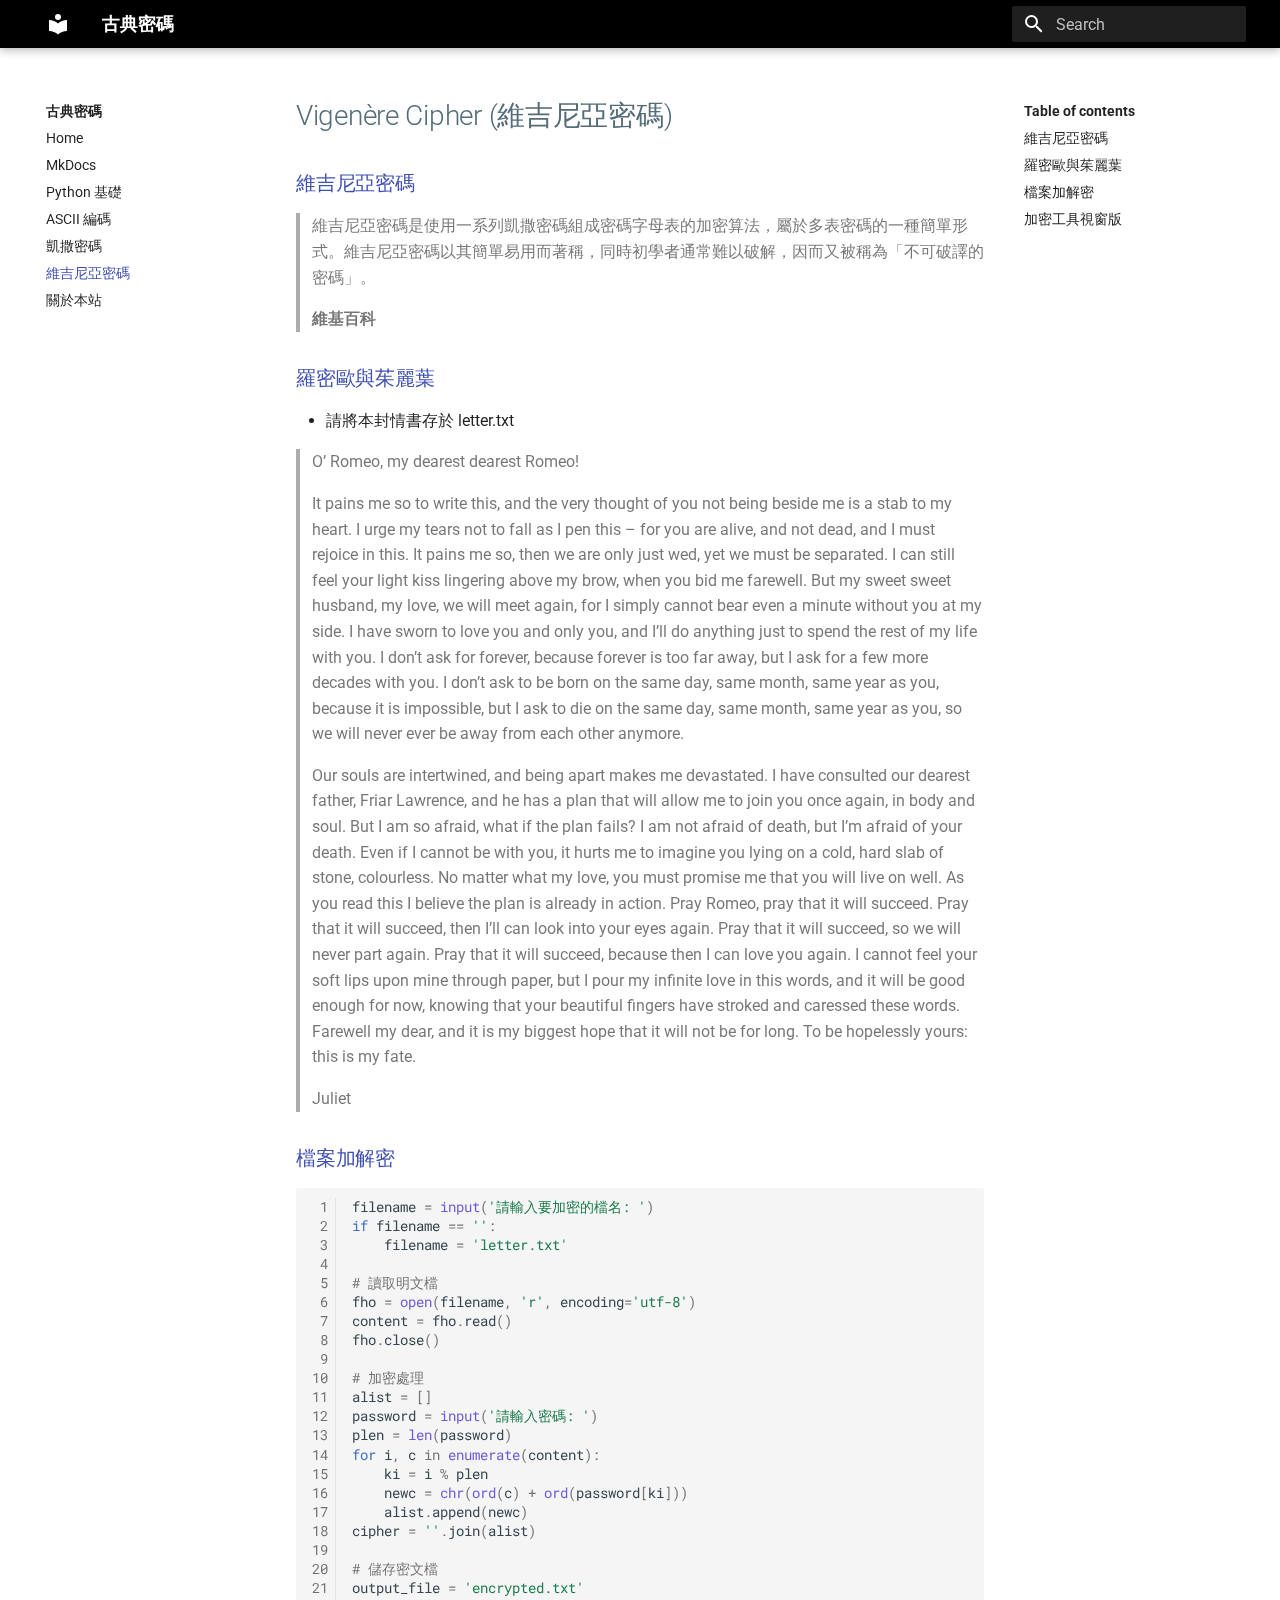
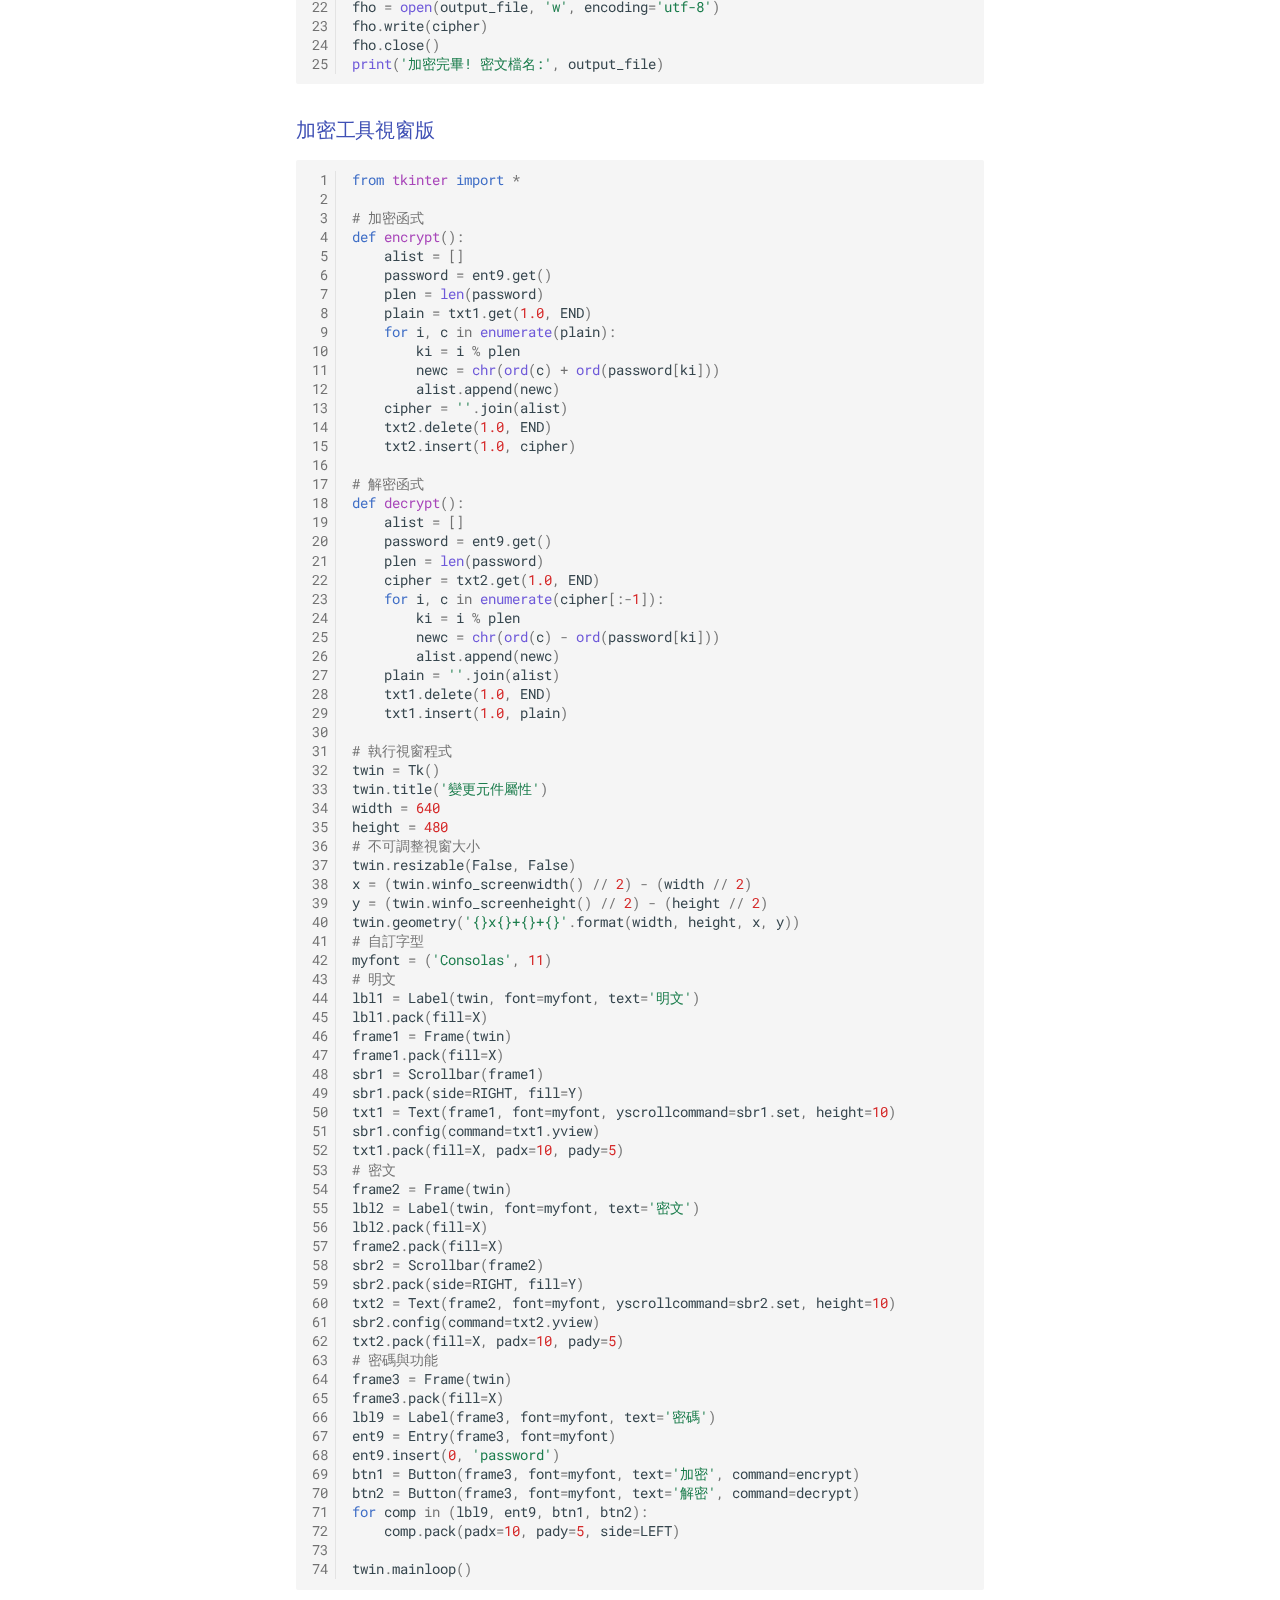
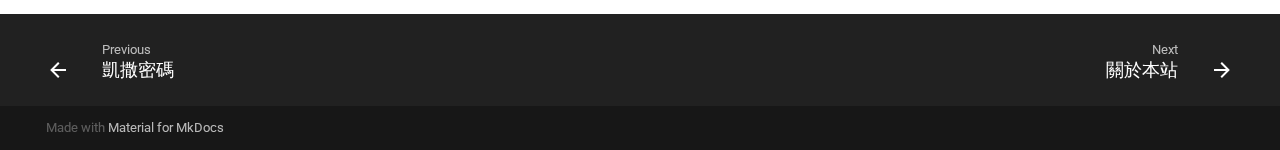
<file: vigenere/index.html>
<!doctype html>
<html lang="en" class="no-js">
  <head>
    
      <meta charset="utf-8">
      <meta name="viewport" content="width=device-width,initial-scale=1">
      
      
      
      <link rel="icon" href="../assets/images/favicon.png">
      <meta name="generator" content="mkdocs-1.3.1, mkdocs-material-8.4.0">
    
    
      
        <title>維吉尼亞密碼 - 古典密碼</title>
      
    
    
      <link rel="stylesheet" href="../assets/stylesheets/main.69437709.min.css">
      
        
        <link rel="stylesheet" href="../assets/stylesheets/palette.cbb835fc.min.css">
        
      
      
    
    
    
      
        
        
        <link rel="preconnect" href="https://fonts.gstatic.com" crossorigin>
        <link rel="stylesheet" href="https://fonts.googleapis.com/css?family=Roboto:300,300i,400,400i,700,700i%7CRoboto+Mono:400,400i,700,700i&display=fallback">
        <style>:root{--md-text-font:"Roboto";--md-code-font:"Roboto Mono"}</style>
      
    
    
      <link rel="stylesheet" href="../css/main.css">
    
    <script>__md_scope=new URL("..",location),__md_hash=e=>[...e].reduce((e,_)=>(e<<5)-e+_.charCodeAt(0),0),__md_get=(e,_=localStorage,t=__md_scope)=>JSON.parse(_.getItem(t.pathname+"."+e)),__md_set=(e,_,t=localStorage,a=__md_scope)=>{try{t.setItem(a.pathname+"."+e,JSON.stringify(_))}catch(e){}}</script>
    
      

    
    
  </head>
  
  
    
    
      
    
    
    
    
    <body dir="ltr" data-md-color-scheme="default" data-md-color-primary="black" data-md-color-accent="black">
  
    
    
      <script>var palette=__md_get("__palette");if(palette&&"object"==typeof palette.color)for(var key of Object.keys(palette.color))document.body.setAttribute("data-md-color-"+key,palette.color[key])</script>
    
    <input class="md-toggle" data-md-toggle="drawer" type="checkbox" id="__drawer" autocomplete="off">
    <input class="md-toggle" data-md-toggle="search" type="checkbox" id="__search" autocomplete="off">
    <label class="md-overlay" for="__drawer"></label>
    <div data-md-component="skip">
      
        
        <a href="#vigenere-cipher" class="md-skip">
          Skip to content
        </a>
      
    </div>
    <div data-md-component="announce">
      
    </div>
    
    
      

<header class="md-header" data-md-component="header">
  <nav class="md-header__inner md-grid" aria-label="Header">
    <a href=".." title="古典密碼" class="md-header__button md-logo" aria-label="古典密碼" data-md-component="logo">
      
  
  <svg xmlns="http://www.w3.org/2000/svg" viewBox="0 0 24 24"><path d="M12 8a3 3 0 0 0 3-3 3 3 0 0 0-3-3 3 3 0 0 0-3 3 3 3 0 0 0 3 3m0 3.54C9.64 9.35 6.5 8 3 8v11c3.5 0 6.64 1.35 9 3.54 2.36-2.19 5.5-3.54 9-3.54V8c-3.5 0-6.64 1.35-9 3.54Z"/></svg>

    </a>
    <label class="md-header__button md-icon" for="__drawer">
      <svg xmlns="http://www.w3.org/2000/svg" viewBox="0 0 24 24"><path d="M3 6h18v2H3V6m0 5h18v2H3v-2m0 5h18v2H3v-2Z"/></svg>
    </label>
    <div class="md-header__title" data-md-component="header-title">
      <div class="md-header__ellipsis">
        <div class="md-header__topic">
          <span class="md-ellipsis">
            古典密碼
          </span>
        </div>
        <div class="md-header__topic" data-md-component="header-topic">
          <span class="md-ellipsis">
            
              維吉尼亞密碼
            
          </span>
        </div>
      </div>
    </div>
    
      <form class="md-header__option" data-md-component="palette">
        
          
          
          <input class="md-option" data-md-color-media="" data-md-color-scheme="default" data-md-color-primary="black" data-md-color-accent="black"  aria-hidden="true"  type="radio" name="__palette" id="__palette_1">
          
        
      </form>
    
    
    
      <label class="md-header__button md-icon" for="__search">
        <svg xmlns="http://www.w3.org/2000/svg" viewBox="0 0 24 24"><path d="M9.5 3A6.5 6.5 0 0 1 16 9.5c0 1.61-.59 3.09-1.56 4.23l.27.27h.79l5 5-1.5 1.5-5-5v-.79l-.27-.27A6.516 6.516 0 0 1 9.5 16 6.5 6.5 0 0 1 3 9.5 6.5 6.5 0 0 1 9.5 3m0 2C7 5 5 7 5 9.5S7 14 9.5 14 14 12 14 9.5 12 5 9.5 5Z"/></svg>
      </label>
      <div class="md-search" data-md-component="search" role="dialog">
  <label class="md-search__overlay" for="__search"></label>
  <div class="md-search__inner" role="search">
    <form class="md-search__form" name="search">
      <input type="text" class="md-search__input" name="query" aria-label="Search" placeholder="Search" autocapitalize="off" autocorrect="off" autocomplete="off" spellcheck="false" data-md-component="search-query" required>
      <label class="md-search__icon md-icon" for="__search">
        <svg xmlns="http://www.w3.org/2000/svg" viewBox="0 0 24 24"><path d="M9.5 3A6.5 6.5 0 0 1 16 9.5c0 1.61-.59 3.09-1.56 4.23l.27.27h.79l5 5-1.5 1.5-5-5v-.79l-.27-.27A6.516 6.516 0 0 1 9.5 16 6.5 6.5 0 0 1 3 9.5 6.5 6.5 0 0 1 9.5 3m0 2C7 5 5 7 5 9.5S7 14 9.5 14 14 12 14 9.5 12 5 9.5 5Z"/></svg>
        <svg xmlns="http://www.w3.org/2000/svg" viewBox="0 0 24 24"><path d="M20 11v2H8l5.5 5.5-1.42 1.42L4.16 12l7.92-7.92L13.5 5.5 8 11h12Z"/></svg>
      </label>
      <nav class="md-search__options" aria-label="Search">
        
        <button type="reset" class="md-search__icon md-icon" aria-label="Clear" tabindex="-1">
          <svg xmlns="http://www.w3.org/2000/svg" viewBox="0 0 24 24"><path d="M19 6.41 17.59 5 12 10.59 6.41 5 5 6.41 10.59 12 5 17.59 6.41 19 12 13.41 17.59 19 19 17.59 13.41 12 19 6.41Z"/></svg>
        </button>
      </nav>
      
    </form>
    <div class="md-search__output">
      <div class="md-search__scrollwrap" data-md-scrollfix>
        <div class="md-search-result" data-md-component="search-result">
          <div class="md-search-result__meta">
            Initializing search
          </div>
          <ol class="md-search-result__list"></ol>
        </div>
      </div>
    </div>
  </div>
</div>
    
    
  </nav>
  
</header>
    
    <div class="md-container" data-md-component="container">
      
      
        
          
        
      
      <main class="md-main" data-md-component="main">
        <div class="md-main__inner md-grid">
          
            
              
              <div class="md-sidebar md-sidebar--primary" data-md-component="sidebar" data-md-type="navigation" >
                <div class="md-sidebar__scrollwrap">
                  <div class="md-sidebar__inner">
                    


<nav class="md-nav md-nav--primary" aria-label="Navigation" data-md-level="0">
  <label class="md-nav__title" for="__drawer">
    <a href=".." title="古典密碼" class="md-nav__button md-logo" aria-label="古典密碼" data-md-component="logo">
      
  
  <svg xmlns="http://www.w3.org/2000/svg" viewBox="0 0 24 24"><path d="M12 8a3 3 0 0 0 3-3 3 3 0 0 0-3-3 3 3 0 0 0-3 3 3 3 0 0 0 3 3m0 3.54C9.64 9.35 6.5 8 3 8v11c3.5 0 6.64 1.35 9 3.54 2.36-2.19 5.5-3.54 9-3.54V8c-3.5 0-6.64 1.35-9 3.54Z"/></svg>

    </a>
    古典密碼
  </label>
  
  <ul class="md-nav__list" data-md-scrollfix>
    
      
      
      

  
  
  
    <li class="md-nav__item">
      <a href=".." class="md-nav__link">
        Home
      </a>
    </li>
  

    
      
      
      

  
  
  
    <li class="md-nav__item">
      <a href="../mkdocs/" class="md-nav__link">
        MkDocs
      </a>
    </li>
  

    
      
      
      

  
  
  
    <li class="md-nav__item">
      <a href="../basic/" class="md-nav__link">
        Python 基礎
      </a>
    </li>
  

    
      
      
      

  
  
  
    <li class="md-nav__item">
      <a href="../ascii/" class="md-nav__link">
        ASCII 編碼
      </a>
    </li>
  

    
      
      
      

  
  
  
    <li class="md-nav__item">
      <a href="../caesar/" class="md-nav__link">
        凱撒密碼
      </a>
    </li>
  

    
      
      
      

  
  
    
  
  
    <li class="md-nav__item md-nav__item--active">
      
      <input class="md-nav__toggle md-toggle" data-md-toggle="toc" type="checkbox" id="__toc">
      
      
        
      
      
        <label class="md-nav__link md-nav__link--active" for="__toc">
          維吉尼亞密碼
          <span class="md-nav__icon md-icon"></span>
        </label>
      
      <a href="./" class="md-nav__link md-nav__link--active">
        維吉尼亞密碼
      </a>
      
        

<nav class="md-nav md-nav--secondary" aria-label="Table of contents">
  
  
  
    
  
  
    <label class="md-nav__title" for="__toc">
      <span class="md-nav__icon md-icon"></span>
      Table of contents
    </label>
    <ul class="md-nav__list" data-md-component="toc" data-md-scrollfix>
      
        <li class="md-nav__item">
  <a href="#_1" class="md-nav__link">
    維吉尼亞密碼
  </a>
  
</li>
      
        <li class="md-nav__item">
  <a href="#_2" class="md-nav__link">
    羅密歐與茱麗葉
  </a>
  
</li>
      
        <li class="md-nav__item">
  <a href="#_3" class="md-nav__link">
    檔案加解密
  </a>
  
</li>
      
        <li class="md-nav__item">
  <a href="#_4" class="md-nav__link">
    加密工具視窗版
  </a>
  
</li>
      
    </ul>
  
</nav>
      
    </li>
  

    
      
      
      

  
  
  
    <li class="md-nav__item">
      <a href="../about/" class="md-nav__link">
        關於本站
      </a>
    </li>
  

    
  </ul>
</nav>
                  </div>
                </div>
              </div>
            
            
              
              <div class="md-sidebar md-sidebar--secondary" data-md-component="sidebar" data-md-type="toc" >
                <div class="md-sidebar__scrollwrap">
                  <div class="md-sidebar__inner">
                    

<nav class="md-nav md-nav--secondary" aria-label="Table of contents">
  
  
  
    
  
  
    <label class="md-nav__title" for="__toc">
      <span class="md-nav__icon md-icon"></span>
      Table of contents
    </label>
    <ul class="md-nav__list" data-md-component="toc" data-md-scrollfix>
      
        <li class="md-nav__item">
  <a href="#_1" class="md-nav__link">
    維吉尼亞密碼
  </a>
  
</li>
      
        <li class="md-nav__item">
  <a href="#_2" class="md-nav__link">
    羅密歐與茱麗葉
  </a>
  
</li>
      
        <li class="md-nav__item">
  <a href="#_3" class="md-nav__link">
    檔案加解密
  </a>
  
</li>
      
        <li class="md-nav__item">
  <a href="#_4" class="md-nav__link">
    加密工具視窗版
  </a>
  
</li>
      
    </ul>
  
</nav>
                  </div>
                </div>
              </div>
            
          
          <div class="md-content" data-md-component="content">
            <article class="md-content__inner md-typeset">
              
                


<h1 id="vigenere-cipher">Vigenère Cipher (維吉尼亞密碼)</h1>
<h2 id="_1">維吉尼亞密碼</h2>
<blockquote>
<p>維吉尼亞密碼是使用一系列凱撒密碼組成密碼字母表的加密算法，屬於多表密碼的一種簡單形式。維吉尼亞密碼以其簡單易用而著稱，同時初學者通常難以破解，因而又被稱為「不可破譯的密碼」。</p>
<p><strong>維基百科</strong></p>
</blockquote>
<h2 id="_2">羅密歐與茱麗葉</h2>
<ul>
<li>請將本封情書存於 letter.txt</li>
</ul>
<blockquote>
<p>O’ Romeo, my dearest dearest Romeo!</p>
<p>It pains me so to write this, and the very thought of you not being beside me is a stab to my heart. I urge my tears not to fall as I pen this – for you are alive, and not dead, and I must rejoice in this. It pains me so, then we are only just wed, yet we must be separated. I can still feel your light kiss lingering above my brow, when you bid me farewell. But my sweet sweet husband, my love, we will meet again, for I simply cannot bear even a minute without you at my side. I have sworn to love you and only you, and I’ll do anything just to spend the rest of my life with you. I don’t ask for forever, because forever is too far away, but I ask for a few more decades with you. I don’t ask to be born on the same day, same month, same year as you, because it is impossible, but I ask to die on the same day, same month, same year as you, so we will never ever be away from each other anymore.</p>
<p>Our souls are intertwined, and being apart makes me devastated. I have consulted our dearest father, Friar Lawrence, and he has a plan that will allow me to join you once again, in body and soul. But I am so afraid, what if the plan fails? I am not afraid of death, but I’m afraid of your death. Even if I cannot be with you, it hurts me to imagine you lying on a cold, hard slab of stone, colourless. No matter what my love, you must promise me that you will live on well. As you read this I believe the plan is already in action. Pray Romeo, pray that it will succeed. Pray that it will succeed, then I’ll can look into your eyes again. Pray that it will succeed, so we will never part again. Pray that it will succeed, because then I can love you again. I cannot feel your soft lips upon mine through paper, but I pour my infinite love in this words, and it will be good enough for now, knowing that your beautiful fingers have stroked and caressed these words. Farewell my dear, and it is my biggest hope that it will not be for long. To be hopelessly yours: this is my fate.</p>
<p>Juliet</p>
</blockquote>
<h2 id="_3">檔案加解密</h2>
<div class="highlight"><table class="highlighttable"><tr><td class="linenos"><div class="linenodiv"><pre><span></span><span class="normal"> 1</span>
<span class="normal"> 2</span>
<span class="normal"> 3</span>
<span class="normal"> 4</span>
<span class="normal"> 5</span>
<span class="normal"> 6</span>
<span class="normal"> 7</span>
<span class="normal"> 8</span>
<span class="normal"> 9</span>
<span class="normal">10</span>
<span class="normal">11</span>
<span class="normal">12</span>
<span class="normal">13</span>
<span class="normal">14</span>
<span class="normal">15</span>
<span class="normal">16</span>
<span class="normal">17</span>
<span class="normal">18</span>
<span class="normal">19</span>
<span class="normal">20</span>
<span class="normal">21</span>
<span class="normal">22</span>
<span class="normal">23</span>
<span class="normal">24</span>
<span class="normal">25</span></pre></div></td><td class="code"><div><pre><span></span><code><span class="n">filename</span> <span class="o">=</span> <span class="nb">input</span><span class="p">(</span><span class="s1">&#39;請輸入要加密的檔名: &#39;</span><span class="p">)</span>
<span class="k">if</span> <span class="n">filename</span> <span class="o">==</span> <span class="s1">&#39;&#39;</span><span class="p">:</span>
    <span class="n">filename</span> <span class="o">=</span> <span class="s1">&#39;letter.txt&#39;</span>

<span class="c1"># 讀取明文檔</span>
<span class="n">fho</span> <span class="o">=</span> <span class="nb">open</span><span class="p">(</span><span class="n">filename</span><span class="p">,</span> <span class="s1">&#39;r&#39;</span><span class="p">,</span> <span class="n">encoding</span><span class="o">=</span><span class="s1">&#39;utf-8&#39;</span><span class="p">)</span>
<span class="n">content</span> <span class="o">=</span> <span class="n">fho</span><span class="o">.</span><span class="n">read</span><span class="p">()</span>
<span class="n">fho</span><span class="o">.</span><span class="n">close</span><span class="p">()</span>

<span class="c1"># 加密處理</span>
<span class="n">alist</span> <span class="o">=</span> <span class="p">[]</span>
<span class="n">password</span> <span class="o">=</span> <span class="nb">input</span><span class="p">(</span><span class="s1">&#39;請輸入密碼: &#39;</span><span class="p">)</span>
<span class="n">plen</span> <span class="o">=</span> <span class="nb">len</span><span class="p">(</span><span class="n">password</span><span class="p">)</span>
<span class="k">for</span> <span class="n">i</span><span class="p">,</span> <span class="n">c</span> <span class="ow">in</span> <span class="nb">enumerate</span><span class="p">(</span><span class="n">content</span><span class="p">):</span>
    <span class="n">ki</span> <span class="o">=</span> <span class="n">i</span> <span class="o">%</span> <span class="n">plen</span>
    <span class="n">newc</span> <span class="o">=</span> <span class="nb">chr</span><span class="p">(</span><span class="nb">ord</span><span class="p">(</span><span class="n">c</span><span class="p">)</span> <span class="o">+</span> <span class="nb">ord</span><span class="p">(</span><span class="n">password</span><span class="p">[</span><span class="n">ki</span><span class="p">]))</span>
    <span class="n">alist</span><span class="o">.</span><span class="n">append</span><span class="p">(</span><span class="n">newc</span><span class="p">)</span>
<span class="n">cipher</span> <span class="o">=</span> <span class="s1">&#39;&#39;</span><span class="o">.</span><span class="n">join</span><span class="p">(</span><span class="n">alist</span><span class="p">)</span>

<span class="c1"># 儲存密文檔</span>
<span class="n">output_file</span> <span class="o">=</span> <span class="s1">&#39;encrypted.txt&#39;</span>
<span class="n">fho</span> <span class="o">=</span> <span class="nb">open</span><span class="p">(</span><span class="n">output_file</span><span class="p">,</span> <span class="s1">&#39;w&#39;</span><span class="p">,</span> <span class="n">encoding</span><span class="o">=</span><span class="s1">&#39;utf-8&#39;</span><span class="p">)</span>
<span class="n">fho</span><span class="o">.</span><span class="n">write</span><span class="p">(</span><span class="n">cipher</span><span class="p">)</span>
<span class="n">fho</span><span class="o">.</span><span class="n">close</span><span class="p">()</span>
<span class="nb">print</span><span class="p">(</span><span class="s1">&#39;加密完畢! 密文檔名:&#39;</span><span class="p">,</span> <span class="n">output_file</span><span class="p">)</span>
</code></pre></div></td></tr></table></div>
<h2 id="_4">加密工具視窗版</h2>
<div class="highlight"><table class="highlighttable"><tr><td class="linenos"><div class="linenodiv"><pre><span></span><span class="normal"> 1</span>
<span class="normal"> 2</span>
<span class="normal"> 3</span>
<span class="normal"> 4</span>
<span class="normal"> 5</span>
<span class="normal"> 6</span>
<span class="normal"> 7</span>
<span class="normal"> 8</span>
<span class="normal"> 9</span>
<span class="normal">10</span>
<span class="normal">11</span>
<span class="normal">12</span>
<span class="normal">13</span>
<span class="normal">14</span>
<span class="normal">15</span>
<span class="normal">16</span>
<span class="normal">17</span>
<span class="normal">18</span>
<span class="normal">19</span>
<span class="normal">20</span>
<span class="normal">21</span>
<span class="normal">22</span>
<span class="normal">23</span>
<span class="normal">24</span>
<span class="normal">25</span>
<span class="normal">26</span>
<span class="normal">27</span>
<span class="normal">28</span>
<span class="normal">29</span>
<span class="normal">30</span>
<span class="normal">31</span>
<span class="normal">32</span>
<span class="normal">33</span>
<span class="normal">34</span>
<span class="normal">35</span>
<span class="normal">36</span>
<span class="normal">37</span>
<span class="normal">38</span>
<span class="normal">39</span>
<span class="normal">40</span>
<span class="normal">41</span>
<span class="normal">42</span>
<span class="normal">43</span>
<span class="normal">44</span>
<span class="normal">45</span>
<span class="normal">46</span>
<span class="normal">47</span>
<span class="normal">48</span>
<span class="normal">49</span>
<span class="normal">50</span>
<span class="normal">51</span>
<span class="normal">52</span>
<span class="normal">53</span>
<span class="normal">54</span>
<span class="normal">55</span>
<span class="normal">56</span>
<span class="normal">57</span>
<span class="normal">58</span>
<span class="normal">59</span>
<span class="normal">60</span>
<span class="normal">61</span>
<span class="normal">62</span>
<span class="normal">63</span>
<span class="normal">64</span>
<span class="normal">65</span>
<span class="normal">66</span>
<span class="normal">67</span>
<span class="normal">68</span>
<span class="normal">69</span>
<span class="normal">70</span>
<span class="normal">71</span>
<span class="normal">72</span>
<span class="normal">73</span>
<span class="normal">74</span></pre></div></td><td class="code"><div><pre><span></span><code><span class="kn">from</span> <span class="nn">tkinter</span> <span class="kn">import</span> <span class="o">*</span>

<span class="c1"># 加密函式</span>
<span class="k">def</span> <span class="nf">encrypt</span><span class="p">():</span>
    <span class="n">alist</span> <span class="o">=</span> <span class="p">[]</span>
    <span class="n">password</span> <span class="o">=</span> <span class="n">ent9</span><span class="o">.</span><span class="n">get</span><span class="p">()</span>
    <span class="n">plen</span> <span class="o">=</span> <span class="nb">len</span><span class="p">(</span><span class="n">password</span><span class="p">)</span>
    <span class="n">plain</span> <span class="o">=</span> <span class="n">txt1</span><span class="o">.</span><span class="n">get</span><span class="p">(</span><span class="mf">1.0</span><span class="p">,</span> <span class="n">END</span><span class="p">)</span>
    <span class="k">for</span> <span class="n">i</span><span class="p">,</span> <span class="n">c</span> <span class="ow">in</span> <span class="nb">enumerate</span><span class="p">(</span><span class="n">plain</span><span class="p">):</span>
        <span class="n">ki</span> <span class="o">=</span> <span class="n">i</span> <span class="o">%</span> <span class="n">plen</span>
        <span class="n">newc</span> <span class="o">=</span> <span class="nb">chr</span><span class="p">(</span><span class="nb">ord</span><span class="p">(</span><span class="n">c</span><span class="p">)</span> <span class="o">+</span> <span class="nb">ord</span><span class="p">(</span><span class="n">password</span><span class="p">[</span><span class="n">ki</span><span class="p">]))</span>
        <span class="n">alist</span><span class="o">.</span><span class="n">append</span><span class="p">(</span><span class="n">newc</span><span class="p">)</span>
    <span class="n">cipher</span> <span class="o">=</span> <span class="s1">&#39;&#39;</span><span class="o">.</span><span class="n">join</span><span class="p">(</span><span class="n">alist</span><span class="p">)</span>
    <span class="n">txt2</span><span class="o">.</span><span class="n">delete</span><span class="p">(</span><span class="mf">1.0</span><span class="p">,</span> <span class="n">END</span><span class="p">)</span>
    <span class="n">txt2</span><span class="o">.</span><span class="n">insert</span><span class="p">(</span><span class="mf">1.0</span><span class="p">,</span> <span class="n">cipher</span><span class="p">)</span>

<span class="c1"># 解密函式</span>
<span class="k">def</span> <span class="nf">decrypt</span><span class="p">():</span>
    <span class="n">alist</span> <span class="o">=</span> <span class="p">[]</span>
    <span class="n">password</span> <span class="o">=</span> <span class="n">ent9</span><span class="o">.</span><span class="n">get</span><span class="p">()</span>
    <span class="n">plen</span> <span class="o">=</span> <span class="nb">len</span><span class="p">(</span><span class="n">password</span><span class="p">)</span>
    <span class="n">cipher</span> <span class="o">=</span> <span class="n">txt2</span><span class="o">.</span><span class="n">get</span><span class="p">(</span><span class="mf">1.0</span><span class="p">,</span> <span class="n">END</span><span class="p">)</span>
    <span class="k">for</span> <span class="n">i</span><span class="p">,</span> <span class="n">c</span> <span class="ow">in</span> <span class="nb">enumerate</span><span class="p">(</span><span class="n">cipher</span><span class="p">[:</span><span class="o">-</span><span class="mi">1</span><span class="p">]):</span>
        <span class="n">ki</span> <span class="o">=</span> <span class="n">i</span> <span class="o">%</span> <span class="n">plen</span>
        <span class="n">newc</span> <span class="o">=</span> <span class="nb">chr</span><span class="p">(</span><span class="nb">ord</span><span class="p">(</span><span class="n">c</span><span class="p">)</span> <span class="o">-</span> <span class="nb">ord</span><span class="p">(</span><span class="n">password</span><span class="p">[</span><span class="n">ki</span><span class="p">]))</span>
        <span class="n">alist</span><span class="o">.</span><span class="n">append</span><span class="p">(</span><span class="n">newc</span><span class="p">)</span>
    <span class="n">plain</span> <span class="o">=</span> <span class="s1">&#39;&#39;</span><span class="o">.</span><span class="n">join</span><span class="p">(</span><span class="n">alist</span><span class="p">)</span>
    <span class="n">txt1</span><span class="o">.</span><span class="n">delete</span><span class="p">(</span><span class="mf">1.0</span><span class="p">,</span> <span class="n">END</span><span class="p">)</span>
    <span class="n">txt1</span><span class="o">.</span><span class="n">insert</span><span class="p">(</span><span class="mf">1.0</span><span class="p">,</span> <span class="n">plain</span><span class="p">)</span>

<span class="c1"># 執行視窗程式</span>
<span class="n">twin</span> <span class="o">=</span> <span class="n">Tk</span><span class="p">()</span>
<span class="n">twin</span><span class="o">.</span><span class="n">title</span><span class="p">(</span><span class="s1">&#39;變更元件屬性&#39;</span><span class="p">)</span>
<span class="n">width</span> <span class="o">=</span> <span class="mi">640</span>
<span class="n">height</span> <span class="o">=</span> <span class="mi">480</span>
<span class="c1"># 不可調整視窗大小</span>
<span class="n">twin</span><span class="o">.</span><span class="n">resizable</span><span class="p">(</span><span class="kc">False</span><span class="p">,</span> <span class="kc">False</span><span class="p">)</span>
<span class="n">x</span> <span class="o">=</span> <span class="p">(</span><span class="n">twin</span><span class="o">.</span><span class="n">winfo_screenwidth</span><span class="p">()</span> <span class="o">//</span> <span class="mi">2</span><span class="p">)</span> <span class="o">-</span> <span class="p">(</span><span class="n">width</span> <span class="o">//</span> <span class="mi">2</span><span class="p">)</span>
<span class="n">y</span> <span class="o">=</span> <span class="p">(</span><span class="n">twin</span><span class="o">.</span><span class="n">winfo_screenheight</span><span class="p">()</span> <span class="o">//</span> <span class="mi">2</span><span class="p">)</span> <span class="o">-</span> <span class="p">(</span><span class="n">height</span> <span class="o">//</span> <span class="mi">2</span><span class="p">)</span>
<span class="n">twin</span><span class="o">.</span><span class="n">geometry</span><span class="p">(</span><span class="s1">&#39;</span><span class="si">{}</span><span class="s1">x</span><span class="si">{}</span><span class="s1">+</span><span class="si">{}</span><span class="s1">+</span><span class="si">{}</span><span class="s1">&#39;</span><span class="o">.</span><span class="n">format</span><span class="p">(</span><span class="n">width</span><span class="p">,</span> <span class="n">height</span><span class="p">,</span> <span class="n">x</span><span class="p">,</span> <span class="n">y</span><span class="p">))</span>
<span class="c1"># 自訂字型</span>
<span class="n">myfont</span> <span class="o">=</span> <span class="p">(</span><span class="s1">&#39;Consolas&#39;</span><span class="p">,</span> <span class="mi">11</span><span class="p">)</span>
<span class="c1"># 明文</span>
<span class="n">lbl1</span> <span class="o">=</span> <span class="n">Label</span><span class="p">(</span><span class="n">twin</span><span class="p">,</span> <span class="n">font</span><span class="o">=</span><span class="n">myfont</span><span class="p">,</span> <span class="n">text</span><span class="o">=</span><span class="s1">&#39;明文&#39;</span><span class="p">)</span>
<span class="n">lbl1</span><span class="o">.</span><span class="n">pack</span><span class="p">(</span><span class="n">fill</span><span class="o">=</span><span class="n">X</span><span class="p">)</span>
<span class="n">frame1</span> <span class="o">=</span> <span class="n">Frame</span><span class="p">(</span><span class="n">twin</span><span class="p">)</span>
<span class="n">frame1</span><span class="o">.</span><span class="n">pack</span><span class="p">(</span><span class="n">fill</span><span class="o">=</span><span class="n">X</span><span class="p">)</span>
<span class="n">sbr1</span> <span class="o">=</span> <span class="n">Scrollbar</span><span class="p">(</span><span class="n">frame1</span><span class="p">)</span>
<span class="n">sbr1</span><span class="o">.</span><span class="n">pack</span><span class="p">(</span><span class="n">side</span><span class="o">=</span><span class="n">RIGHT</span><span class="p">,</span> <span class="n">fill</span><span class="o">=</span><span class="n">Y</span><span class="p">)</span>
<span class="n">txt1</span> <span class="o">=</span> <span class="n">Text</span><span class="p">(</span><span class="n">frame1</span><span class="p">,</span> <span class="n">font</span><span class="o">=</span><span class="n">myfont</span><span class="p">,</span> <span class="n">yscrollcommand</span><span class="o">=</span><span class="n">sbr1</span><span class="o">.</span><span class="n">set</span><span class="p">,</span> <span class="n">height</span><span class="o">=</span><span class="mi">10</span><span class="p">)</span>
<span class="n">sbr1</span><span class="o">.</span><span class="n">config</span><span class="p">(</span><span class="n">command</span><span class="o">=</span><span class="n">txt1</span><span class="o">.</span><span class="n">yview</span><span class="p">)</span>
<span class="n">txt1</span><span class="o">.</span><span class="n">pack</span><span class="p">(</span><span class="n">fill</span><span class="o">=</span><span class="n">X</span><span class="p">,</span> <span class="n">padx</span><span class="o">=</span><span class="mi">10</span><span class="p">,</span> <span class="n">pady</span><span class="o">=</span><span class="mi">5</span><span class="p">)</span>
<span class="c1"># 密文</span>
<span class="n">frame2</span> <span class="o">=</span> <span class="n">Frame</span><span class="p">(</span><span class="n">twin</span><span class="p">)</span>
<span class="n">lbl2</span> <span class="o">=</span> <span class="n">Label</span><span class="p">(</span><span class="n">twin</span><span class="p">,</span> <span class="n">font</span><span class="o">=</span><span class="n">myfont</span><span class="p">,</span> <span class="n">text</span><span class="o">=</span><span class="s1">&#39;密文&#39;</span><span class="p">)</span>
<span class="n">lbl2</span><span class="o">.</span><span class="n">pack</span><span class="p">(</span><span class="n">fill</span><span class="o">=</span><span class="n">X</span><span class="p">)</span>
<span class="n">frame2</span><span class="o">.</span><span class="n">pack</span><span class="p">(</span><span class="n">fill</span><span class="o">=</span><span class="n">X</span><span class="p">)</span>
<span class="n">sbr2</span> <span class="o">=</span> <span class="n">Scrollbar</span><span class="p">(</span><span class="n">frame2</span><span class="p">)</span>
<span class="n">sbr2</span><span class="o">.</span><span class="n">pack</span><span class="p">(</span><span class="n">side</span><span class="o">=</span><span class="n">RIGHT</span><span class="p">,</span> <span class="n">fill</span><span class="o">=</span><span class="n">Y</span><span class="p">)</span>
<span class="n">txt2</span> <span class="o">=</span> <span class="n">Text</span><span class="p">(</span><span class="n">frame2</span><span class="p">,</span> <span class="n">font</span><span class="o">=</span><span class="n">myfont</span><span class="p">,</span> <span class="n">yscrollcommand</span><span class="o">=</span><span class="n">sbr2</span><span class="o">.</span><span class="n">set</span><span class="p">,</span> <span class="n">height</span><span class="o">=</span><span class="mi">10</span><span class="p">)</span>
<span class="n">sbr2</span><span class="o">.</span><span class="n">config</span><span class="p">(</span><span class="n">command</span><span class="o">=</span><span class="n">txt2</span><span class="o">.</span><span class="n">yview</span><span class="p">)</span>
<span class="n">txt2</span><span class="o">.</span><span class="n">pack</span><span class="p">(</span><span class="n">fill</span><span class="o">=</span><span class="n">X</span><span class="p">,</span> <span class="n">padx</span><span class="o">=</span><span class="mi">10</span><span class="p">,</span> <span class="n">pady</span><span class="o">=</span><span class="mi">5</span><span class="p">)</span>
<span class="c1"># 密碼與功能</span>
<span class="n">frame3</span> <span class="o">=</span> <span class="n">Frame</span><span class="p">(</span><span class="n">twin</span><span class="p">)</span>
<span class="n">frame3</span><span class="o">.</span><span class="n">pack</span><span class="p">(</span><span class="n">fill</span><span class="o">=</span><span class="n">X</span><span class="p">)</span>
<span class="n">lbl9</span> <span class="o">=</span> <span class="n">Label</span><span class="p">(</span><span class="n">frame3</span><span class="p">,</span> <span class="n">font</span><span class="o">=</span><span class="n">myfont</span><span class="p">,</span> <span class="n">text</span><span class="o">=</span><span class="s1">&#39;密碼&#39;</span><span class="p">)</span>
<span class="n">ent9</span> <span class="o">=</span> <span class="n">Entry</span><span class="p">(</span><span class="n">frame3</span><span class="p">,</span> <span class="n">font</span><span class="o">=</span><span class="n">myfont</span><span class="p">)</span>
<span class="n">ent9</span><span class="o">.</span><span class="n">insert</span><span class="p">(</span><span class="mi">0</span><span class="p">,</span> <span class="s1">&#39;password&#39;</span><span class="p">)</span>
<span class="n">btn1</span> <span class="o">=</span> <span class="n">Button</span><span class="p">(</span><span class="n">frame3</span><span class="p">,</span> <span class="n">font</span><span class="o">=</span><span class="n">myfont</span><span class="p">,</span> <span class="n">text</span><span class="o">=</span><span class="s1">&#39;加密&#39;</span><span class="p">,</span> <span class="n">command</span><span class="o">=</span><span class="n">encrypt</span><span class="p">)</span>
<span class="n">btn2</span> <span class="o">=</span> <span class="n">Button</span><span class="p">(</span><span class="n">frame3</span><span class="p">,</span> <span class="n">font</span><span class="o">=</span><span class="n">myfont</span><span class="p">,</span> <span class="n">text</span><span class="o">=</span><span class="s1">&#39;解密&#39;</span><span class="p">,</span> <span class="n">command</span><span class="o">=</span><span class="n">decrypt</span><span class="p">)</span>
<span class="k">for</span> <span class="n">comp</span> <span class="ow">in</span> <span class="p">(</span><span class="n">lbl9</span><span class="p">,</span> <span class="n">ent9</span><span class="p">,</span> <span class="n">btn1</span><span class="p">,</span> <span class="n">btn2</span><span class="p">):</span>
    <span class="n">comp</span><span class="o">.</span><span class="n">pack</span><span class="p">(</span><span class="n">padx</span><span class="o">=</span><span class="mi">10</span><span class="p">,</span> <span class="n">pady</span><span class="o">=</span><span class="mi">5</span><span class="p">,</span> <span class="n">side</span><span class="o">=</span><span class="n">LEFT</span><span class="p">)</span>

<span class="n">twin</span><span class="o">.</span><span class="n">mainloop</span><span class="p">()</span>
</code></pre></div></td></tr></table></div>




              
            </article>
            
          </div>
        </div>
        
      </main>
      
        <footer class="md-footer">
  
    
    <nav class="md-footer__inner md-grid" aria-label="Footer" >
      
        
        <a href="../caesar/" class="md-footer__link md-footer__link--prev" aria-label="Previous: 凱撒密碼" rel="prev">
          <div class="md-footer__button md-icon">
            <svg xmlns="http://www.w3.org/2000/svg" viewBox="0 0 24 24"><path d="M20 11v2H8l5.5 5.5-1.42 1.42L4.16 12l7.92-7.92L13.5 5.5 8 11h12Z"/></svg>
          </div>
          <div class="md-footer__title">
            <div class="md-ellipsis">
              <span class="md-footer__direction">
                Previous
              </span>
              凱撒密碼
            </div>
          </div>
        </a>
      
      
        
        <a href="../about/" class="md-footer__link md-footer__link--next" aria-label="Next: 關於本站" rel="next">
          <div class="md-footer__title">
            <div class="md-ellipsis">
              <span class="md-footer__direction">
                Next
              </span>
              關於本站
            </div>
          </div>
          <div class="md-footer__button md-icon">
            <svg xmlns="http://www.w3.org/2000/svg" viewBox="0 0 24 24"><path d="M4 11v2h12l-5.5 5.5 1.42 1.42L19.84 12l-7.92-7.92L10.5 5.5 16 11H4Z"/></svg>
          </div>
        </a>
      
    </nav>
  
  <div class="md-footer-meta md-typeset">
    <div class="md-footer-meta__inner md-grid">
      <div class="md-copyright">
  
  
    Made with
    <a href="https://squidfunk.github.io/mkdocs-material/" target="_blank" rel="noopener">
      Material for MkDocs
    </a>
  
</div>
      
    </div>
  </div>
</footer>
      
    </div>
    <div class="md-dialog" data-md-component="dialog">
      <div class="md-dialog__inner md-typeset"></div>
    </div>
    
    <script id="__config" type="application/json">{"base": "..", "features": [], "search": "../assets/javascripts/workers/search.ecf98df9.min.js", "translations": {"clipboard.copied": "Copied to clipboard", "clipboard.copy": "Copy to clipboard", "search.config.lang": "en", "search.config.pipeline": "trimmer, stopWordFilter", "search.config.separator": "[\\s\\-]+", "search.placeholder": "Search", "search.result.more.one": "1 more on this page", "search.result.more.other": "# more on this page", "search.result.none": "No matching documents", "search.result.one": "1 matching document", "search.result.other": "# matching documents", "search.result.placeholder": "Type to start searching", "search.result.term.missing": "Missing", "select.version.title": "Select version"}}</script>
    
    
      <script src="../assets/javascripts/bundle.9c69f0bc.min.js"></script>
      
    
  </body>
</html>
</file>
<file: css/main.css>
h1 {
    color: #546d78 !important;
    font-size: 28px !important;
}

h2 {
    color: #4051b5 !important;
    font-size: 20px !important;
}

h3 {
    color: #3b86b6 !important;
    font-size: 18px !important;
}
</file>
<file: assets/stylesheets/main.69437709.min.css>
@charset "UTF-8";html{-webkit-text-size-adjust:none;-moz-text-size-adjust:none;-ms-text-size-adjust:none;text-size-adjust:none;box-sizing:border-box}*,:after,:before{box-sizing:inherit}@media (prefers-reduced-motion){*,:after,:before{transition:none!important}}body{margin:0}a,button,input,label{-webkit-tap-highlight-color:transparent}a{color:inherit;text-decoration:none}hr{border:0;box-sizing:initial;display:block;height:.05rem;overflow:visible;padding:0}small{font-size:80%}sub,sup{line-height:1em}img{border-style:none}table{border-collapse:initial;border-spacing:0}td,th{font-weight:400;vertical-align:top}button{background:transparent;border:0;font-family:inherit;font-size:inherit;margin:0;padding:0}input{border:0;outline:none}:root,[data-md-color-scheme=default]{--md-default-fg-color:rgba(0,0,0,.87);--md-default-fg-color--light:rgba(0,0,0,.54);--md-default-fg-color--lighter:rgba(0,0,0,.32);--md-default-fg-color--lightest:rgba(0,0,0,.07);--md-default-bg-color:#fff;--md-default-bg-color--light:hsla(0,0%,100%,.7);--md-default-bg-color--lighter:hsla(0,0%,100%,.3);--md-default-bg-color--lightest:hsla(0,0%,100%,.12);--md-primary-fg-color:#4051b5;--md-primary-fg-color--light:#5d6cc0;--md-primary-fg-color--dark:#303fa1;--md-primary-bg-color:#fff;--md-primary-bg-color--light:hsla(0,0%,100%,.7);--md-accent-fg-color:#526cfe;--md-accent-fg-color--transparent:rgba(82,108,254,.1);--md-accent-bg-color:#fff;--md-accent-bg-color--light:hsla(0,0%,100%,.7);--md-code-fg-color:#36464e;--md-code-bg-color:#f5f5f5;--md-code-hl-color:rgba(255,255,0,.5);--md-code-hl-number-color:#d52a2a;--md-code-hl-special-color:#db1457;--md-code-hl-function-color:#a846b9;--md-code-hl-constant-color:#6e59d9;--md-code-hl-keyword-color:#3f6ec6;--md-code-hl-string-color:#1c7d4d;--md-code-hl-name-color:var(--md-code-fg-color);--md-code-hl-operator-color:var(--md-default-fg-color--light);--md-code-hl-punctuation-color:var(--md-default-fg-color--light);--md-code-hl-comment-color:var(--md-default-fg-color--light);--md-code-hl-generic-color:var(--md-default-fg-color--light);--md-code-hl-variable-color:var(--md-default-fg-color--light);--md-typeset-color:var(--md-default-fg-color);--md-typeset-a-color:var(--md-primary-fg-color);--md-typeset-mark-color:rgba(255,255,0,.5);--md-typeset-del-color:rgba(245,80,61,.15);--md-typeset-ins-color:rgba(11,213,112,.15);--md-typeset-kbd-color:#fafafa;--md-typeset-kbd-accent-color:#fff;--md-typeset-kbd-border-color:#b8b8b8;--md-typeset-table-color:rgba(0,0,0,.12);--md-admonition-fg-color:var(--md-default-fg-color);--md-admonition-bg-color:var(--md-default-bg-color);--md-footer-fg-color:#fff;--md-footer-fg-color--light:hsla(0,0%,100%,.7);--md-footer-fg-color--lighter:hsla(0,0%,100%,.3);--md-footer-bg-color:rgba(0,0,0,.87);--md-footer-bg-color--dark:rgba(0,0,0,.32);--md-shadow-z1:0 0.2rem 0.5rem rgba(0,0,0,.05),0 0 0.05rem rgba(0,0,0,.1);--md-shadow-z2:0 0.2rem 0.5rem rgba(0,0,0,.1),0 0 0.05rem rgba(0,0,0,.25);--md-shadow-z3:0 0.2rem 0.5rem rgba(0,0,0,.2),0 0 0.05rem rgba(0,0,0,.35)}.md-icon svg{fill:currentcolor;display:block;height:1.2rem;width:1.2rem}body{-webkit-font-smoothing:antialiased;-moz-osx-font-smoothing:grayscale;--md-text-font-family:var(--md-text-font,_),-apple-system,BlinkMacSystemFont,Helvetica,Arial,sans-serif;--md-code-font-family:var(--md-code-font,_),SFMono-Regular,Consolas,Menlo,monospace}body,input{font-feature-settings:"kern","liga";font-family:var(--md-text-font-family)}body,code,input,kbd,pre{color:var(--md-typeset-color)}code,kbd,pre{font-feature-settings:"kern";font-family:var(--md-code-font-family)}:root{--md-typeset-table-sort-icon:url('data:image/svg+xml;charset=utf-8,<svg xmlns="http://www.w3.org/2000/svg" viewBox="0 0 24 24"><path d="m18 21-4-4h3V7h-3l4-4 4 4h-3v10h3M2 19v-2h10v2M2 13v-2h7v2M2 7V5h4v2H2Z"/></svg>');--md-typeset-table-sort-icon--asc:url('data:image/svg+xml;charset=utf-8,<svg xmlns="http://www.w3.org/2000/svg" viewBox="0 0 24 24"><path d="M19 17h3l-4 4-4-4h3V3h2M2 17h10v2H2M6 5v2H2V5m0 6h7v2H2v-2Z"/></svg>');--md-typeset-table-sort-icon--desc:url('data:image/svg+xml;charset=utf-8,<svg xmlns="http://www.w3.org/2000/svg" viewBox="0 0 24 24"><path d="M19 7h3l-4-4-4 4h3v14h2M2 17h10v2H2M6 5v2H2V5m0 6h7v2H2v-2Z"/></svg>')}.md-typeset{-webkit-print-color-adjust:exact;color-adjust:exact;font-size:.8rem;line-height:1.6}@media print{.md-typeset{font-size:.68rem}}.md-typeset blockquote,.md-typeset dl,.md-typeset figure,.md-typeset ol,.md-typeset pre,.md-typeset ul{margin-bottom:1em;margin-top:1em}.md-typeset h1{color:var(--md-default-fg-color--light);font-size:2em;line-height:1.3;margin:0 0 1.25em}.md-typeset h1,.md-typeset h2{font-weight:300;letter-spacing:-.01em}.md-typeset h2{font-size:1.5625em;line-height:1.4;margin:1.6em 0 .64em}.md-typeset h3{font-size:1.25em;font-weight:400;letter-spacing:-.01em;line-height:1.5;margin:1.6em 0 .8em}.md-typeset h2+h3{margin-top:.8em}.md-typeset h4{font-weight:700;letter-spacing:-.01em;margin:1em 0}.md-typeset h5,.md-typeset h6{color:var(--md-default-fg-color--light);font-size:.8em;font-weight:700;letter-spacing:-.01em;margin:1.25em 0}.md-typeset h5{text-transform:uppercase}.md-typeset hr{border-bottom:.05rem solid var(--md-default-fg-color--lightest);display:flow-root;margin:1.5em 0}.md-typeset a{color:var(--md-typeset-a-color);word-break:break-word}.md-typeset a,.md-typeset a:before{transition:color 125ms}.md-typeset a:focus,.md-typeset a:hover{color:var(--md-accent-fg-color)}.md-typeset a:focus code,.md-typeset a:hover code{background-color:var(--md-accent-fg-color--transparent)}.md-typeset a code{color:currentcolor;transition:background-color 125ms}.md-typeset a.focus-visible{outline-color:var(--md-accent-fg-color);outline-offset:.2rem}.md-typeset code,.md-typeset kbd,.md-typeset pre{color:var(--md-code-fg-color);direction:ltr}@media print{.md-typeset code,.md-typeset kbd,.md-typeset pre{white-space:pre-wrap}}.md-typeset code{background-color:var(--md-code-bg-color);border-radius:.1rem;-webkit-box-decoration-break:clone;box-decoration-break:clone;font-size:.85em;padding:0 .2941176471em;word-break:break-word}.md-typeset code:not(.focus-visible){-webkit-tap-highlight-color:transparent;outline:none}.md-typeset pre{display:flow-root;line-height:1.4;position:relative}.md-typeset pre>code{-webkit-box-decoration-break:slice;box-decoration-break:slice;box-shadow:none;display:block;margin:0;outline-color:var(--md-accent-fg-color);overflow:auto;padding:.7720588235em 1.1764705882em;scrollbar-color:var(--md-default-fg-color--lighter) transparent;scrollbar-width:thin;touch-action:auto;word-break:normal}.md-typeset pre>code:hover{scrollbar-color:var(--md-accent-fg-color) transparent}.md-typeset pre>code::-webkit-scrollbar{height:.2rem;width:.2rem}.md-typeset pre>code::-webkit-scrollbar-thumb{background-color:var(--md-default-fg-color--lighter)}.md-typeset pre>code::-webkit-scrollbar-thumb:hover{background-color:var(--md-accent-fg-color)}.md-typeset kbd{background-color:var(--md-typeset-kbd-color);border-radius:.1rem;box-shadow:0 .1rem 0 .05rem var(--md-typeset-kbd-border-color),0 .1rem 0 var(--md-typeset-kbd-border-color),0 -.1rem .2rem var(--md-typeset-kbd-accent-color) inset;color:var(--md-default-fg-color);display:inline-block;font-size:.75em;padding:0 .6666666667em;vertical-align:text-top;word-break:break-word}.md-typeset mark{background-color:var(--md-typeset-mark-color);-webkit-box-decoration-break:clone;box-decoration-break:clone;color:inherit;word-break:break-word}.md-typeset abbr{border-bottom:.05rem dotted var(--md-default-fg-color--light);cursor:help;text-decoration:none}@media (hover:none){.md-typeset abbr{position:relative}.md-typeset abbr[title]:-webkit-any(:focus,:hover):after{background-color:var(--md-default-fg-color);border-radius:.1rem;box-shadow:var(--md-shadow-z3);color:var(--md-default-bg-color);content:attr(title);display:inline-block;font-size:.7rem;margin-top:2em;max-width:80%;min-width:-webkit-max-content;min-width:max-content;padding:.2rem .3rem;position:absolute;width:auto}.md-typeset abbr[title]:-moz-any(:focus,:hover):after{background-color:var(--md-default-fg-color);border-radius:.1rem;box-shadow:var(--md-shadow-z3);color:var(--md-default-bg-color);content:attr(title);display:inline-block;font-size:.7rem;margin-top:2em;max-width:80%;min-width:-moz-max-content;min-width:max-content;padding:.2rem .3rem;position:absolute;width:auto}[dir=ltr] .md-typeset abbr[title]:-webkit-any(:focus,:hover):after{left:0}[dir=ltr] .md-typeset abbr[title]:-moz-any(:focus,:hover):after{left:0}[dir=ltr] .md-typeset abbr[title]:is(:focus,:hover):after{left:0}[dir=rtl] .md-typeset abbr[title]:-webkit-any(:focus,:hover):after{right:0}[dir=rtl] .md-typeset abbr[title]:-moz-any(:focus,:hover):after{right:0}[dir=rtl] .md-typeset abbr[title]:is(:focus,:hover):after{right:0}.md-typeset abbr[title]:is(:focus,:hover):after{background-color:var(--md-default-fg-color);border-radius:.1rem;box-shadow:var(--md-shadow-z3);color:var(--md-default-bg-color);content:attr(title);display:inline-block;font-size:.7rem;margin-top:2em;max-width:80%;min-width:-webkit-max-content;min-width:-moz-max-content;min-width:max-content;padding:.2rem .3rem;position:absolute;width:auto}}.md-typeset small{opacity:.75}[dir=ltr] .md-typeset sub,[dir=ltr] .md-typeset sup{margin-left:.078125em}[dir=rtl] .md-typeset sub,[dir=rtl] .md-typeset sup{margin-right:.078125em}[dir=ltr] .md-typeset blockquote{padding-left:.6rem}[dir=rtl] .md-typeset blockquote{padding-right:.6rem}[dir=ltr] .md-typeset blockquote{border-left:.2rem solid var(--md-default-fg-color--lighter)}[dir=rtl] .md-typeset blockquote{border-right:.2rem solid var(--md-default-fg-color--lighter)}.md-typeset blockquote{color:var(--md-default-fg-color--light);margin-left:0;margin-right:0}.md-typeset ul{list-style-type:disc}[dir=ltr] .md-typeset ol,[dir=ltr] .md-typeset ul{margin-left:.625em}[dir=rtl] .md-typeset ol,[dir=rtl] .md-typeset ul{margin-right:.625em}.md-typeset ol,.md-typeset ul{padding:0}.md-typeset ol:not([hidden]),.md-typeset ul:not([hidden]){display:flow-root}.md-typeset ol ol,.md-typeset ul ol{list-style-type:lower-alpha}.md-typeset ol ol ol,.md-typeset ul ol ol{list-style-type:lower-roman}[dir=ltr] .md-typeset ol li,[dir=ltr] .md-typeset ul li{margin-left:1.25em}[dir=rtl] .md-typeset ol li,[dir=rtl] .md-typeset ul li{margin-right:1.25em}.md-typeset ol li,.md-typeset ul li{margin-bottom:.5em}.md-typeset ol li blockquote,.md-typeset ol li p,.md-typeset ul li blockquote,.md-typeset ul li p{margin:.5em 0}.md-typeset ol li:last-child,.md-typeset ul li:last-child{margin-bottom:0}.md-typeset ol li :-webkit-any(ul,ol),.md-typeset ul li :-webkit-any(ul,ol){margin-bottom:.5em;margin-top:.5em}.md-typeset ol li :-moz-any(ul,ol),.md-typeset ul li :-moz-any(ul,ol){margin-bottom:.5em;margin-top:.5em}[dir=ltr] .md-typeset ol li :-webkit-any(ul,ol),[dir=ltr] .md-typeset ul li :-webkit-any(ul,ol){margin-left:.625em}[dir=ltr] .md-typeset ol li :-moz-any(ul,ol),[dir=ltr] .md-typeset ul li :-moz-any(ul,ol){margin-left:.625em}[dir=ltr] .md-typeset ol li :is(ul,ol),[dir=ltr] .md-typeset ul li :is(ul,ol){margin-left:.625em}[dir=rtl] .md-typeset ol li :-webkit-any(ul,ol),[dir=rtl] .md-typeset ul li :-webkit-any(ul,ol){margin-right:.625em}[dir=rtl] .md-typeset ol li :-moz-any(ul,ol),[dir=rtl] .md-typeset ul li :-moz-any(ul,ol){margin-right:.625em}[dir=rtl] .md-typeset ol li :is(ul,ol),[dir=rtl] .md-typeset ul li :is(ul,ol){margin-right:.625em}.md-typeset ol li :is(ul,ol),.md-typeset ul li :is(ul,ol){margin-bottom:.5em;margin-top:.5em}[dir=ltr] .md-typeset dd{margin-left:1.875em}[dir=rtl] .md-typeset dd{margin-right:1.875em}.md-typeset dd{margin-bottom:1.5em;margin-top:1em}.md-typeset img,.md-typeset svg,.md-typeset video{height:auto;max-width:100%}.md-typeset img[align=left]{margin:1em 1em 1em 0}.md-typeset img[align=right]{margin:1em 0 1em 1em}.md-typeset img[align]:only-child{margin-top:0}.md-typeset img[src$="#gh-dark-mode-only"],.md-typeset img[src$="#only-dark"]{display:none}.md-typeset figure{display:flow-root;margin:1em auto;max-width:100%;text-align:center;width:-webkit-fit-content;width:-moz-fit-content;width:fit-content}.md-typeset figure img{display:block}.md-typeset figcaption{font-style:italic;margin:1em auto;max-width:24rem}.md-typeset iframe{max-width:100%}.md-typeset table:not([class]){background-color:var(--md-default-bg-color);border:.05rem solid var(--md-typeset-table-color);border-radius:.1rem;display:inline-block;font-size:.64rem;max-width:100%;overflow:auto;touch-action:auto}@media print{.md-typeset table:not([class]){display:table}}.md-typeset table:not([class])+*{margin-top:1.5em}.md-typeset table:not([class]) :-webkit-any(th,td)>:first-child{margin-top:0}.md-typeset table:not([class]) :-moz-any(th,td)>:first-child{margin-top:0}.md-typeset table:not([class]) :is(th,td)>:first-child{margin-top:0}.md-typeset table:not([class]) :-webkit-any(th,td)>:last-child{margin-bottom:0}.md-typeset table:not([class]) :-moz-any(th,td)>:last-child{margin-bottom:0}.md-typeset table:not([class]) :is(th,td)>:last-child{margin-bottom:0}.md-typeset table:not([class]) :-webkit-any(th,td):not([align]){text-align:left}.md-typeset table:not([class]) :-moz-any(th,td):not([align]){text-align:left}.md-typeset table:not([class]) :is(th,td):not([align]){text-align:left}[dir=rtl] .md-typeset table:not([class]) :-webkit-any(th,td):not([align]){text-align:right}[dir=rtl] .md-typeset table:not([class]) :-moz-any(th,td):not([align]){text-align:right}[dir=rtl] .md-typeset table:not([class]) :is(th,td):not([align]){text-align:right}.md-typeset table:not([class]) th{font-weight:700;min-width:5rem;padding:.9375em 1.25em;vertical-align:top}.md-typeset table:not([class]) th a{color:inherit}.md-typeset table:not([class]) td{border-top:.05rem solid var(--md-typeset-table-color);padding:.9375em 1.25em;vertical-align:top}.md-typeset table:not([class]) tbody tr{transition:background-color 125ms}.md-typeset table:not([class]) tbody tr:hover{background-color:rgba(0,0,0,.035);box-shadow:0 .05rem 0 var(--md-default-bg-color) inset}.md-typeset table:not([class]) a{word-break:normal}.md-typeset table th[role=columnheader]{cursor:pointer}[dir=ltr] .md-typeset table th[role=columnheader]:after{margin-left:.5em}[dir=rtl] .md-typeset table th[role=columnheader]:after{margin-right:.5em}.md-typeset table th[role=columnheader]:after{content:"";display:inline-block;height:1.2em;-webkit-mask-image:var(--md-typeset-table-sort-icon);mask-image:var(--md-typeset-table-sort-icon);-webkit-mask-repeat:no-repeat;mask-repeat:no-repeat;-webkit-mask-size:contain;mask-size:contain;transition:background-color 125ms;vertical-align:text-bottom;width:1.2em}.md-typeset table th[role=columnheader]:hover:after{background-color:var(--md-default-fg-color--lighter)}.md-typeset table th[role=columnheader][aria-sort=ascending]:after{background-color:var(--md-default-fg-color--light);-webkit-mask-image:var(--md-typeset-table-sort-icon--asc);mask-image:var(--md-typeset-table-sort-icon--asc)}.md-typeset table th[role=columnheader][aria-sort=descending]:after{background-color:var(--md-default-fg-color--light);-webkit-mask-image:var(--md-typeset-table-sort-icon--desc);mask-image:var(--md-typeset-table-sort-icon--desc)}.md-typeset__scrollwrap{margin:1em -.8rem;overflow-x:auto;touch-action:auto}.md-typeset__table{display:inline-block;margin-bottom:.5em;padding:0 .8rem}@media print{.md-typeset__table{display:block}}html .md-typeset__table table{display:table;margin:0;overflow:hidden;width:100%}@media screen and (max-width:44.9375em){.md-content__inner>pre{margin:1em -.8rem}.md-content__inner>pre code{border-radius:0}}.md-banner{background-color:var(--md-footer-bg-color);color:var(--md-footer-fg-color);overflow:auto}@media print{.md-banner{display:none}}.md-banner--warning{background:var(--md-typeset-mark-color);color:var(--md-default-fg-color)}.md-banner__inner{font-size:.7rem;margin:.6rem auto;padding:0 .8rem}.md-banner__button{color:inherit;cursor:pointer;float:right;transition:opacity .25s}.md-banner__button:hover{opacity:.7}html{font-size:125%;height:100%;overflow-x:hidden}@media screen and (min-width:100em){html{font-size:137.5%}}@media screen and (min-width:125em){html{font-size:150%}}body{background-color:var(--md-default-bg-color);display:flex;flex-direction:column;font-size:.5rem;min-height:100%;position:relative;width:100%}@media print{body{display:block}}@media screen and (max-width:59.9375em){body[data-md-scrolllock]{position:fixed}}.md-grid{margin-left:auto;margin-right:auto;max-width:61rem}.md-container{display:flex;flex-direction:column;flex-grow:1}@media print{.md-container{display:block}}.md-main{flex-grow:1}.md-main__inner{display:flex;height:100%;margin-top:1.5rem}.md-ellipsis{overflow:hidden;text-overflow:ellipsis;white-space:nowrap}.md-toggle{display:none}.md-option{height:0;opacity:0;position:absolute;width:0}.md-option:checked+label:not([hidden]){display:block}.md-option.focus-visible+label{outline-color:var(--md-accent-fg-color);outline-style:auto}.md-skip{background-color:var(--md-default-fg-color);border-radius:.1rem;color:var(--md-default-bg-color);font-size:.64rem;margin:.5rem;opacity:0;outline-color:var(--md-accent-fg-color);padding:.3rem .5rem;position:fixed;transform:translateY(.4rem);z-index:-1}.md-skip:focus{opacity:1;transform:translateY(0);transition:transform .25s cubic-bezier(.4,0,.2,1),opacity 175ms 75ms;z-index:10}@page{margin:25mm}:root{--md-clipboard-icon:url('data:image/svg+xml;charset=utf-8,<svg xmlns="http://www.w3.org/2000/svg" viewBox="0 0 24 24"><path d="M19 21H8V7h11m0-2H8a2 2 0 0 0-2 2v14a2 2 0 0 0 2 2h11a2 2 0 0 0 2-2V7a2 2 0 0 0-2-2m-3-4H4a2 2 0 0 0-2 2v14h2V3h12V1Z"/></svg>')}.md-clipboard{border-radius:.1rem;color:var(--md-default-fg-color--lightest);cursor:pointer;height:1.5em;outline-color:var(--md-accent-fg-color);outline-offset:.1rem;position:absolute;right:.5em;top:.5em;transition:color .25s;width:1.5em;z-index:1}@media print{.md-clipboard{display:none}}.md-clipboard:not(.focus-visible){-webkit-tap-highlight-color:transparent;outline:none}:hover>.md-clipboard{color:var(--md-default-fg-color--light)}.md-clipboard:-webkit-any(:focus,:hover){color:var(--md-accent-fg-color)}.md-clipboard:-moz-any(:focus,:hover){color:var(--md-accent-fg-color)}.md-clipboard:is(:focus,:hover){color:var(--md-accent-fg-color)}.md-clipboard:after{background-color:currentcolor;content:"";display:block;height:1.125em;margin:0 auto;-webkit-mask-image:var(--md-clipboard-icon);mask-image:var(--md-clipboard-icon);-webkit-mask-repeat:no-repeat;mask-repeat:no-repeat;-webkit-mask-size:contain;mask-size:contain;width:1.125em}.md-clipboard--inline{cursor:pointer}.md-clipboard--inline code{transition:color .25s,background-color .25s}.md-clipboard--inline:-webkit-any(:focus,:hover) code{background-color:var(--md-accent-fg-color--transparent);color:var(--md-accent-fg-color)}.md-clipboard--inline:-moz-any(:focus,:hover) code{background-color:var(--md-accent-fg-color--transparent);color:var(--md-accent-fg-color)}.md-clipboard--inline:is(:focus,:hover) code{background-color:var(--md-accent-fg-color--transparent);color:var(--md-accent-fg-color)}@-webkit-keyframes consent{0%{opacity:0;transform:translateY(100%)}to{opacity:1;transform:translateY(0)}}@keyframes consent{0%{opacity:0;transform:translateY(100%)}to{opacity:1;transform:translateY(0)}}@-webkit-keyframes overlay{0%{opacity:0}to{opacity:1}}@keyframes overlay{0%{opacity:0}to{opacity:1}}.md-consent__overlay{-webkit-animation:overlay .25s both;animation:overlay .25s both;-webkit-backdrop-filter:blur(.1rem);backdrop-filter:blur(.1rem);background-color:rgba(0,0,0,.54);height:100%;opacity:1;position:fixed;top:0;width:100%;z-index:5}.md-consent__inner{-webkit-animation:consent .5s cubic-bezier(.1,.7,.1,1) both;animation:consent .5s cubic-bezier(.1,.7,.1,1) both;background-color:var(--md-default-bg-color);border:0;border-radius:.1rem;bottom:0;box-shadow:0 0 .2rem rgba(0,0,0,.1),0 .2rem .4rem rgba(0,0,0,.2);max-height:100%;overflow:auto;padding:0;position:fixed;width:100%;z-index:5}.md-consent__form{padding:.8rem}.md-consent__settings{display:none;margin:1em 0}input:checked+.md-consent__settings{display:block}.md-consent__controls{margin-bottom:.8rem}.md-typeset .md-consent__controls .md-button{display:inline}@media screen and (max-width:44.9375em){.md-typeset .md-consent__controls .md-button{display:block;margin-top:.4rem;text-align:center;width:100%}}.md-consent label{cursor:pointer}.md-content{flex-grow:1;min-width:0}.md-content__inner{margin:0 .8rem 1.2rem;padding-top:.6rem}@media screen and (min-width:76.25em){[dir=ltr] .md-sidebar--primary:not([hidden])~.md-content>.md-content__inner{margin-left:1.2rem}[dir=ltr] .md-sidebar--secondary:not([hidden])~.md-content>.md-content__inner,[dir=rtl] .md-sidebar--primary:not([hidden])~.md-content>.md-content__inner{margin-right:1.2rem}[dir=rtl] .md-sidebar--secondary:not([hidden])~.md-content>.md-content__inner{margin-left:1.2rem}}.md-content__inner:before{content:"";display:block;height:.4rem}.md-content__inner>:last-child{margin-bottom:0}[dir=ltr] .md-content__button{margin-left:.4rem}[dir=rtl] .md-content__button{margin-right:.4rem}.md-content__button{float:right;margin:.4rem 0;padding:0}@media print{.md-content__button{display:none}}[dir=rtl] .md-content__button{float:left}.md-typeset .md-content__button{color:var(--md-default-fg-color--lighter)}.md-content__button svg{display:inline;vertical-align:top}[dir=rtl] .md-content__button svg{transform:scaleX(-1)}[dir=ltr] .md-dialog{right:.8rem}[dir=rtl] .md-dialog{left:.8rem}.md-dialog{background-color:var(--md-default-fg-color);border-radius:.1rem;bottom:.8rem;box-shadow:var(--md-shadow-z3);min-width:11.1rem;opacity:0;padding:.4rem .6rem;pointer-events:none;position:fixed;transform:translateY(100%);transition:transform 0ms .4s,opacity .4s;z-index:4}@media print{.md-dialog{display:none}}.md-dialog--active{opacity:1;pointer-events:auto;transform:translateY(0);transition:transform .4s cubic-bezier(.075,.85,.175,1),opacity .4s}.md-dialog__inner{color:var(--md-default-bg-color);font-size:.7rem}.md-feedback{margin:2em 0 1em;text-align:center}.md-feedback fieldset{border:none;margin:0;padding:0}.md-feedback__title{font-weight:700;margin:1em auto}.md-feedback__inner{position:relative}.md-feedback__list{align-content:baseline;display:flex;flex-wrap:wrap;justify-content:center;position:relative}.md-feedback__list:hover .md-icon:not(:disabled){color:var(--md-default-fg-color--lighter)}:disabled .md-feedback__list{min-height:1.8rem}.md-feedback__icon{color:var(--md-default-fg-color--light);cursor:pointer;flex-shrink:0;margin:0 .1rem;transition:color 125ms}.md-feedback__icon:not(:disabled).md-icon:hover{color:var(--md-accent-fg-color)}.md-feedback__icon:disabled{color:var(--md-default-fg-color--lightest);pointer-events:none}.md-feedback__note{opacity:0;position:relative;transform:translateY(.4rem);transition:transform .4s cubic-bezier(.1,.7,.1,1),opacity .15s}.md-feedback__note>*{margin:0 auto;max-width:16rem}:disabled .md-feedback__note{opacity:1;transform:translateY(0)}.md-footer{background-color:var(--md-footer-bg-color);color:var(--md-footer-fg-color)}@media print{.md-footer{display:none}}.md-footer__inner{justify-content:space-between;overflow:auto;padding:.2rem}.md-footer__inner:not([hidden]){display:flex}.md-footer__link{display:flex;flex-grow:0.01;outline-color:var(--md-accent-fg-color);overflow:hidden;padding-bottom:.4rem;padding-top:1.4rem;transition:opacity .25s}.md-footer__link:-webkit-any(:focus,:hover){opacity:.7}.md-footer__link:-moz-any(:focus,:hover){opacity:.7}.md-footer__link:is(:focus,:hover){opacity:.7}[dir=rtl] .md-footer__link svg{transform:scaleX(-1)}@media screen and (max-width:44.9375em){.md-footer__link--prev .md-footer__title{display:none}}[dir=ltr] .md-footer__link--next{margin-left:auto}[dir=rtl] .md-footer__link--next{margin-right:auto}.md-footer__link--next{text-align:right}[dir=rtl] .md-footer__link--next{text-align:left}.md-footer__title{flex-grow:1;font-size:.9rem;line-height:2.4rem;max-width:calc(100% - 2.4rem);padding:0 1rem;position:relative;white-space:nowrap}.md-footer__button{margin:.2rem;padding:.4rem}.md-footer__direction{font-size:.64rem;left:0;margin-top:-1rem;opacity:.7;padding:0 1rem;position:absolute;right:0}.md-footer-meta{background-color:var(--md-footer-bg-color--dark)}.md-footer-meta__inner{display:flex;flex-wrap:wrap;justify-content:space-between;padding:.2rem}html .md-footer-meta.md-typeset a{color:var(--md-footer-fg-color--light)}html .md-footer-meta.md-typeset a:-webkit-any(:focus,:hover){color:var(--md-footer-fg-color)}html .md-footer-meta.md-typeset a:-moz-any(:focus,:hover){color:var(--md-footer-fg-color)}html .md-footer-meta.md-typeset a:is(:focus,:hover){color:var(--md-footer-fg-color)}.md-copyright{color:var(--md-footer-fg-color--lighter);font-size:.64rem;margin:auto .6rem;padding:.4rem 0;width:100%}@media screen and (min-width:45em){.md-copyright{width:auto}}.md-copyright__highlight{color:var(--md-footer-fg-color--light)}.md-social{margin:0 .4rem;padding:.2rem 0 .6rem}@media screen and (min-width:45em){.md-social{padding:.6rem 0}}.md-social__link{display:inline-block;height:1.6rem;text-align:center;width:1.6rem}.md-social__link:before{line-height:1.9}.md-social__link svg{fill:currentcolor;max-height:.8rem;vertical-align:-25%}.md-typeset .md-button{border:.1rem solid;border-radius:.1rem;color:var(--md-primary-fg-color);cursor:pointer;display:inline-block;font-weight:700;padding:.625em 2em;transition:color 125ms,background-color 125ms,border-color 125ms}.md-typeset .md-button--primary{background-color:var(--md-primary-fg-color);border-color:var(--md-primary-fg-color);color:var(--md-primary-bg-color)}.md-typeset .md-button:-webkit-any(:focus,:hover){background-color:var(--md-accent-fg-color);border-color:var(--md-accent-fg-color);color:var(--md-accent-bg-color)}.md-typeset .md-button:-moz-any(:focus,:hover){background-color:var(--md-accent-fg-color);border-color:var(--md-accent-fg-color);color:var(--md-accent-bg-color)}.md-typeset .md-button:is(:focus,:hover){background-color:var(--md-accent-fg-color);border-color:var(--md-accent-fg-color);color:var(--md-accent-bg-color)}[dir=ltr] .md-typeset .md-input{border-top-left-radius:.1rem}[dir=ltr] .md-typeset .md-input,[dir=rtl] .md-typeset .md-input{border-top-right-radius:.1rem}[dir=rtl] .md-typeset .md-input{border-top-left-radius:.1rem}.md-typeset .md-input{border-bottom:.1rem solid var(--md-default-fg-color--lighter);box-shadow:var(--md-shadow-z1);font-size:.8rem;height:1.8rem;padding:0 .6rem;transition:border .25s,box-shadow .25s}.md-typeset .md-input:-webkit-any(:focus,:hover){border-bottom-color:var(--md-accent-fg-color);box-shadow:var(--md-shadow-z2)}.md-typeset .md-input:-moz-any(:focus,:hover){border-bottom-color:var(--md-accent-fg-color);box-shadow:var(--md-shadow-z2)}.md-typeset .md-input:is(:focus,:hover){border-bottom-color:var(--md-accent-fg-color);box-shadow:var(--md-shadow-z2)}.md-typeset .md-input--stretch{width:100%}.md-header{background-color:var(--md-primary-fg-color);box-shadow:0 0 .2rem transparent,0 .2rem .4rem transparent;color:var(--md-primary-bg-color);display:block;left:0;position:-webkit-sticky;position:sticky;right:0;top:0;z-index:4}@media print{.md-header{display:none}}.md-header[hidden]{transform:translateY(-100%);transition:transform .25s cubic-bezier(.8,0,.6,1),box-shadow .25s}.md-header--shadow{box-shadow:0 0 .2rem rgba(0,0,0,.1),0 .2rem .4rem rgba(0,0,0,.2);transition:transform .25s cubic-bezier(.1,.7,.1,1),box-shadow .25s}.md-header__inner{align-items:center;display:flex;padding:0 .2rem}.md-header__button{color:currentcolor;cursor:pointer;margin:.2rem;outline-color:var(--md-accent-fg-color);padding:.4rem;position:relative;transition:opacity .25s;vertical-align:middle;z-index:1}.md-header__button:hover{opacity:.7}.md-header__button:not([hidden]){display:inline-block}.md-header__button:not(.focus-visible){-webkit-tap-highlight-color:transparent;outline:none}.md-header__button.md-logo{margin:.2rem;padding:.4rem}@media screen and (max-width:76.1875em){.md-header__button.md-logo{display:none}}.md-header__button.md-logo :-webkit-any(img,svg){fill:currentcolor;display:block;height:1.2rem;width:auto}.md-header__button.md-logo :-moz-any(img,svg){fill:currentcolor;display:block;height:1.2rem;width:auto}.md-header__button.md-logo :is(img,svg){fill:currentcolor;display:block;height:1.2rem;width:auto}@media screen and (min-width:60em){.md-header__button[for=__search]{display:none}}.no-js .md-header__button[for=__search]{display:none}[dir=rtl] .md-header__button[for=__search] svg{transform:scaleX(-1)}@media screen and (min-width:76.25em){.md-header__button[for=__drawer]{display:none}}.md-header__topic{display:flex;max-width:100%;position:absolute;transition:transform .4s cubic-bezier(.1,.7,.1,1),opacity .15s;white-space:nowrap}.md-header__topic+.md-header__topic{opacity:0;pointer-events:none;transform:translateX(1.25rem);transition:transform .4s cubic-bezier(1,.7,.1,.1),opacity .15s;z-index:-1}[dir=rtl] .md-header__topic+.md-header__topic{transform:translateX(-1.25rem)}.md-header__topic:first-child{font-weight:700}[dir=ltr] .md-header__title{margin-right:.4rem}[dir=rtl] .md-header__title{margin-left:.4rem}[dir=ltr] .md-header__title{margin-left:1rem}[dir=rtl] .md-header__title{margin-right:1rem}.md-header__title{flex-grow:1;font-size:.9rem;height:2.4rem;line-height:2.4rem}.md-header__title--active .md-header__topic{opacity:0;pointer-events:none;transform:translateX(-1.25rem);transition:transform .4s cubic-bezier(1,.7,.1,.1),opacity .15s;z-index:-1}[dir=rtl] .md-header__title--active .md-header__topic{transform:translateX(1.25rem)}.md-header__title--active .md-header__topic+.md-header__topic{opacity:1;pointer-events:auto;transform:translateX(0);transition:transform .4s cubic-bezier(.1,.7,.1,1),opacity .15s;z-index:0}.md-header__title>.md-header__ellipsis{height:100%;position:relative;width:100%}.md-header__option{display:flex;flex-shrink:0;max-width:100%;transition:max-width 0ms .25s,opacity .25s .25s;white-space:nowrap}[data-md-toggle=search]:checked~.md-header .md-header__option{max-width:0;opacity:0;transition:max-width 0ms,opacity 0ms}.md-header__source{display:none}@media screen and (min-width:60em){[dir=ltr] .md-header__source{margin-left:1rem}[dir=rtl] .md-header__source{margin-right:1rem}.md-header__source{display:block;max-width:11.7rem;width:11.7rem}}@media screen and (min-width:76.25em){[dir=ltr] .md-header__source{margin-left:1.4rem}[dir=rtl] .md-header__source{margin-right:1.4rem}}:root{--md-nav-icon--prev:url('data:image/svg+xml;charset=utf-8,<svg xmlns="http://www.w3.org/2000/svg" viewBox="0 0 24 24"><path d="M20 11v2H8l5.5 5.5-1.42 1.42L4.16 12l7.92-7.92L13.5 5.5 8 11h12Z"/></svg>');--md-nav-icon--next:url('data:image/svg+xml;charset=utf-8,<svg xmlns="http://www.w3.org/2000/svg" viewBox="0 0 24 24"><path d="M8.59 16.58 13.17 12 8.59 7.41 10 6l6 6-6 6-1.41-1.42Z"/></svg>');--md-toc-icon:url('data:image/svg+xml;charset=utf-8,<svg xmlns="http://www.w3.org/2000/svg" viewBox="0 0 24 24"><path d="M3 9h14V7H3v2m0 4h14v-2H3v2m0 4h14v-2H3v2m16 0h2v-2h-2v2m0-10v2h2V7h-2m0 6h2v-2h-2v2Z"/></svg>')}.md-nav{font-size:.7rem;line-height:1.3}.md-nav__title{display:block;font-weight:700;overflow:hidden;padding:0 .6rem;text-overflow:ellipsis}.md-nav__title .md-nav__button{display:none}.md-nav__title .md-nav__button img{height:100%;width:auto}.md-nav__title .md-nav__button.md-logo :-webkit-any(img,svg){fill:currentcolor;display:block;height:2.4rem;max-width:100%;object-fit:contain;width:auto}.md-nav__title .md-nav__button.md-logo :-moz-any(img,svg){fill:currentcolor;display:block;height:2.4rem;max-width:100%;object-fit:contain;width:auto}.md-nav__title .md-nav__button.md-logo :is(img,svg){fill:currentcolor;display:block;height:2.4rem;max-width:100%;object-fit:contain;width:auto}.md-nav__list{list-style:none;margin:0;padding:0}.md-nav__item{padding:0 .6rem}[dir=ltr] .md-nav__item .md-nav__item{padding-right:0}[dir=rtl] .md-nav__item .md-nav__item{padding-left:0}.md-nav__link{align-items:center;cursor:pointer;display:flex;justify-content:space-between;margin-top:.625em;overflow:hidden;scroll-snap-align:start;text-overflow:ellipsis;transition:color 125ms}.md-nav__link--passed{color:var(--md-default-fg-color--light)}.md-nav__item .md-nav__link--active{color:var(--md-typeset-a-color)}.md-nav__item .md-nav__link--index [href]{width:100%}.md-nav__link:-webkit-any(:focus,:hover){color:var(--md-accent-fg-color)}.md-nav__link:-moz-any(:focus,:hover){color:var(--md-accent-fg-color)}.md-nav__link:is(:focus,:hover){color:var(--md-accent-fg-color)}.md-nav__link.focus-visible{outline-color:var(--md-accent-fg-color);outline-offset:.2rem}.md-nav--primary .md-nav__link[for=__toc]{display:none}.md-nav--primary .md-nav__link[for=__toc] .md-icon:after{background-color:currentcolor;display:block;height:100%;-webkit-mask-image:var(--md-toc-icon);mask-image:var(--md-toc-icon);width:100%}.md-nav--primary .md-nav__link[for=__toc]~.md-nav{display:none}.md-nav__link>*{cursor:pointer;display:flex}.md-nav__icon{flex-shrink:0}.md-nav__source{display:none}@media screen and (max-width:76.1875em){.md-nav--primary,.md-nav--primary .md-nav{background-color:var(--md-default-bg-color);display:flex;flex-direction:column;height:100%;left:0;position:absolute;right:0;top:0;z-index:1}.md-nav--primary :-webkit-any(.md-nav__title,.md-nav__item){font-size:.8rem;line-height:1.5}.md-nav--primary :-moz-any(.md-nav__title,.md-nav__item){font-size:.8rem;line-height:1.5}.md-nav--primary :is(.md-nav__title,.md-nav__item){font-size:.8rem;line-height:1.5}.md-nav--primary .md-nav__title{background-color:var(--md-default-fg-color--lightest);color:var(--md-default-fg-color--light);cursor:pointer;height:5.6rem;line-height:2.4rem;padding:3rem .8rem .2rem;position:relative;white-space:nowrap}[dir=ltr] .md-nav--primary .md-nav__title .md-nav__icon{left:.4rem}[dir=rtl] .md-nav--primary .md-nav__title .md-nav__icon{right:.4rem}.md-nav--primary .md-nav__title .md-nav__icon{display:block;height:1.2rem;margin:.2rem;position:absolute;top:.4rem;width:1.2rem}.md-nav--primary .md-nav__title .md-nav__icon:after{background-color:currentcolor;content:"";display:block;height:100%;-webkit-mask-image:var(--md-nav-icon--prev);mask-image:var(--md-nav-icon--prev);-webkit-mask-repeat:no-repeat;mask-repeat:no-repeat;-webkit-mask-size:contain;mask-size:contain;width:100%}.md-nav--primary .md-nav__title~.md-nav__list{background-color:var(--md-default-bg-color);box-shadow:0 .05rem 0 var(--md-default-fg-color--lightest) inset;overflow-y:auto;-ms-scroll-snap-type:y mandatory;scroll-snap-type:y mandatory;touch-action:pan-y}.md-nav--primary .md-nav__title~.md-nav__list>:first-child{border-top:0}.md-nav--primary .md-nav__title[for=__drawer]{background-color:var(--md-primary-fg-color);color:var(--md-primary-bg-color);font-weight:700}.md-nav--primary .md-nav__title .md-logo{display:block;left:.2rem;margin:.2rem;padding:.4rem;position:absolute;right:.2rem;top:.2rem}.md-nav--primary .md-nav__list{flex:1}.md-nav--primary .md-nav__item{border-top:.05rem solid var(--md-default-fg-color--lightest);padding:0}.md-nav--primary .md-nav__item--active>.md-nav__link{color:var(--md-typeset-a-color)}.md-nav--primary .md-nav__item--active>.md-nav__link:-webkit-any(:focus,:hover){color:var(--md-accent-fg-color)}.md-nav--primary .md-nav__item--active>.md-nav__link:-moz-any(:focus,:hover){color:var(--md-accent-fg-color)}.md-nav--primary .md-nav__item--active>.md-nav__link:is(:focus,:hover){color:var(--md-accent-fg-color)}.md-nav--primary .md-nav__link{margin-top:0;padding:.6rem .8rem}[dir=ltr] .md-nav--primary .md-nav__link .md-nav__icon{margin-right:-.2rem}[dir=rtl] .md-nav--primary .md-nav__link .md-nav__icon{margin-left:-.2rem}.md-nav--primary .md-nav__link .md-nav__icon{font-size:1.2rem;height:1.2rem;width:1.2rem}.md-nav--primary .md-nav__link .md-nav__icon:after{background-color:currentcolor;content:"";display:block;height:100%;-webkit-mask-image:var(--md-nav-icon--next);mask-image:var(--md-nav-icon--next);-webkit-mask-repeat:no-repeat;mask-repeat:no-repeat;-webkit-mask-size:contain;mask-size:contain;width:100%}[dir=rtl] .md-nav--primary .md-nav__icon:after{transform:scale(-1)}.md-nav--primary .md-nav--secondary .md-nav{background-color:initial;position:static}[dir=ltr] .md-nav--primary .md-nav--secondary .md-nav .md-nav__link{padding-left:1.4rem}[dir=rtl] .md-nav--primary .md-nav--secondary .md-nav .md-nav__link{padding-right:1.4rem}[dir=ltr] .md-nav--primary .md-nav--secondary .md-nav .md-nav .md-nav__link{padding-left:2rem}[dir=rtl] .md-nav--primary .md-nav--secondary .md-nav .md-nav .md-nav__link{padding-right:2rem}[dir=ltr] .md-nav--primary .md-nav--secondary .md-nav .md-nav .md-nav .md-nav__link{padding-left:2.6rem}[dir=rtl] .md-nav--primary .md-nav--secondary .md-nav .md-nav .md-nav .md-nav__link{padding-right:2.6rem}[dir=ltr] .md-nav--primary .md-nav--secondary .md-nav .md-nav .md-nav .md-nav .md-nav__link{padding-left:3.2rem}[dir=rtl] .md-nav--primary .md-nav--secondary .md-nav .md-nav .md-nav .md-nav .md-nav__link{padding-right:3.2rem}.md-nav--secondary{background-color:initial}.md-nav__toggle~.md-nav{display:flex;opacity:0;transform:translateX(100%);transition:transform .25s cubic-bezier(.8,0,.6,1),opacity 125ms 50ms}[dir=rtl] .md-nav__toggle~.md-nav{transform:translateX(-100%)}.md-nav__toggle:checked~.md-nav{opacity:1;transform:translateX(0);transition:transform .25s cubic-bezier(.4,0,.2,1),opacity 125ms 125ms}.md-nav__toggle:checked~.md-nav>.md-nav__list{-webkit-backface-visibility:hidden;backface-visibility:hidden}}@media screen and (max-width:59.9375em){.md-nav--primary .md-nav__link[for=__toc]{display:flex}.md-nav--primary .md-nav__link[for=__toc] .md-icon:after{content:""}.md-nav--primary .md-nav__link[for=__toc]+.md-nav__link{display:none}.md-nav--primary .md-nav__link[for=__toc]~.md-nav{display:flex}.md-nav__source{background-color:var(--md-primary-fg-color--dark);color:var(--md-primary-bg-color);display:block;padding:0 .2rem}}@media screen and (min-width:60em) and (max-width:76.1875em){.md-nav--integrated .md-nav__link[for=__toc]{display:flex}.md-nav--integrated .md-nav__link[for=__toc] .md-icon:after{content:""}.md-nav--integrated .md-nav__link[for=__toc]+.md-nav__link{display:none}.md-nav--integrated .md-nav__link[for=__toc]~.md-nav{display:flex}}@media screen and (min-width:60em){.md-nav--secondary .md-nav__title[for=__toc]{scroll-snap-align:start}.md-nav--secondary .md-nav__title .md-nav__icon{display:none}}@media screen and (min-width:76.25em){.md-nav{transition:max-height .25s cubic-bezier(.86,0,.07,1)}.md-nav--primary .md-nav__title[for=__drawer]{scroll-snap-align:start}.md-nav--primary .md-nav__title .md-nav__icon,.md-nav__toggle~.md-nav{display:none}.md-nav__toggle:-webkit-any(:checked,:indeterminate)~.md-nav{display:block}.md-nav__toggle:-moz-any(:checked,:indeterminate)~.md-nav{display:block}.md-nav__toggle:is(:checked,:indeterminate)~.md-nav{display:block}.md-nav__item--nested>.md-nav>.md-nav__title{display:none}.md-nav__item--section{display:block;margin:1.25em 0}.md-nav__item--section:last-child{margin-bottom:0}.md-nav__item--section>.md-nav__link{font-weight:700;pointer-events:none}.md-nav__item--section>.md-nav__link--index [href]{pointer-events:auto}.md-nav__item--section>.md-nav__link .md-nav__icon{display:none}.md-nav__item--section>.md-nav{display:block}.md-nav__item--section>.md-nav>.md-nav__list>.md-nav__item{padding:0}.md-nav__icon{border-radius:100%;float:right;height:.9rem;transition:background-color .25s,transform .25s;width:.9rem}[dir=rtl] .md-nav__icon{float:left;transform:rotate(180deg)}.md-nav__icon:hover{background-color:var(--md-accent-fg-color--transparent)}.md-nav__icon:after{background-color:currentcolor;content:"";display:inline-block;height:100%;-webkit-mask-image:var(--md-nav-icon--next);mask-image:var(--md-nav-icon--next);-webkit-mask-repeat:no-repeat;mask-repeat:no-repeat;-webkit-mask-size:contain;mask-size:contain;vertical-align:-.1rem;width:100%}.md-nav__item--nested .md-nav__toggle:checked~.md-nav__link .md-nav__icon,.md-nav__item--nested .md-nav__toggle:indeterminate~.md-nav__link .md-nav__icon{transform:rotate(90deg)}.md-nav--lifted>.md-nav__list>.md-nav__item,.md-nav--lifted>.md-nav__list>.md-nav__item--nested,.md-nav--lifted>.md-nav__title{display:none}.md-nav--lifted>.md-nav__list>.md-nav__item--active{display:block;padding:0}.md-nav--lifted>.md-nav__list>.md-nav__item--active>.md-nav__link{font-weight:700;margin-top:0;padding:0 .6rem;pointer-events:none}.md-nav--lifted>.md-nav__list>.md-nav__item--active>.md-nav__link--index [href]{pointer-events:auto}.md-nav--lifted>.md-nav__list>.md-nav__item--active>.md-nav__link .md-nav__icon{display:none}.md-nav--lifted .md-nav[data-md-level="1"]{display:block}[dir=ltr] .md-nav--lifted .md-nav[data-md-level="1"]>.md-nav__list>.md-nav__item{padding-right:.6rem}[dir=rtl] .md-nav--lifted .md-nav[data-md-level="1"]>.md-nav__list>.md-nav__item{padding-left:.6rem}.md-nav--integrated>.md-nav__list>.md-nav__item--active:not(.md-nav__item--nested){padding:0 .6rem}.md-nav--integrated>.md-nav__list>.md-nav__item--active:not(.md-nav__item--nested)>.md-nav__link{padding:0}[dir=ltr] .md-nav--integrated>.md-nav__list>.md-nav__item--active .md-nav--secondary{border-left:.05rem solid var(--md-primary-fg-color)}[dir=rtl] .md-nav--integrated>.md-nav__list>.md-nav__item--active .md-nav--secondary{border-right:.05rem solid var(--md-primary-fg-color)}.md-nav--integrated>.md-nav__list>.md-nav__item--active .md-nav--secondary{display:block;margin-bottom:1.25em}.md-nav--integrated>.md-nav__list>.md-nav__item--active .md-nav--secondary>.md-nav__title{display:none}}:root{--md-search-result-icon:url('data:image/svg+xml;charset=utf-8,<svg xmlns="http://www.w3.org/2000/svg" viewBox="0 0 24 24"><path d="M14 2H6a2 2 0 0 0-2 2v16a2 2 0 0 0 2 2h7c-.41-.25-.8-.56-1.14-.9-.33-.33-.61-.7-.86-1.1H6V4h7v5h5v1.18c.71.16 1.39.43 2 .82V8l-6-6m6.31 16.9c1.33-2.11.69-4.9-1.4-6.22-2.11-1.33-4.91-.68-6.22 1.4-1.34 2.11-.69 4.89 1.4 6.22 1.46.93 3.32.93 4.79.02L22 23.39 23.39 22l-3.08-3.1m-3.81.1a2.5 2.5 0 0 1-2.5-2.5 2.5 2.5 0 0 1 2.5-2.5 2.5 2.5 0 0 1 2.5 2.5 2.5 2.5 0 0 1-2.5 2.5Z"/></svg>')}.md-search{position:relative}@media screen and (min-width:60em){.md-search{padding:.2rem 0}}.no-js .md-search{display:none}.md-search__overlay{opacity:0;z-index:1}@media screen and (max-width:59.9375em){[dir=ltr] .md-search__overlay{left:-2.2rem}[dir=rtl] .md-search__overlay{right:-2.2rem}.md-search__overlay{background-color:var(--md-default-bg-color);border-radius:1rem;height:2rem;overflow:hidden;pointer-events:none;position:absolute;top:-1rem;transform-origin:center;transition:transform .3s .1s,opacity .2s .2s;width:2rem}[data-md-toggle=search]:checked~.md-header .md-search__overlay{opacity:1;transition:transform .4s,opacity .1s}}@media screen and (min-width:60em){[dir=ltr] .md-search__overlay{left:0}[dir=rtl] .md-search__overlay{right:0}.md-search__overlay{background-color:rgba(0,0,0,.54);cursor:pointer;height:0;position:fixed;top:0;transition:width 0ms .25s,height 0ms .25s,opacity .25s;width:0}[data-md-toggle=search]:checked~.md-header .md-search__overlay{height:200vh;opacity:1;transition:width 0ms,height 0ms,opacity .25s;width:100%}}@media screen and (max-width:29.9375em){[data-md-toggle=search]:checked~.md-header .md-search__overlay{transform:scale(45)}}@media screen and (min-width:30em) and (max-width:44.9375em){[data-md-toggle=search]:checked~.md-header .md-search__overlay{transform:scale(60)}}@media screen and (min-width:45em) and (max-width:59.9375em){[data-md-toggle=search]:checked~.md-header .md-search__overlay{transform:scale(75)}}.md-search__inner{-webkit-backface-visibility:hidden;backface-visibility:hidden}@media screen and (max-width:59.9375em){[dir=ltr] .md-search__inner{left:0}[dir=rtl] .md-search__inner{right:0}.md-search__inner{height:0;opacity:0;overflow:hidden;position:fixed;top:0;transform:translateX(5%);transition:width 0ms .3s,height 0ms .3s,transform .15s cubic-bezier(.4,0,.2,1) .15s,opacity .15s .15s;width:0;z-index:2}[dir=rtl] .md-search__inner{transform:translateX(-5%)}[data-md-toggle=search]:checked~.md-header .md-search__inner{height:100%;opacity:1;transform:translateX(0);transition:width 0ms 0ms,height 0ms 0ms,transform .15s cubic-bezier(.1,.7,.1,1) .15s,opacity .15s .15s;width:100%}}@media screen and (min-width:60em){.md-search__inner{float:right;padding:.1rem 0;position:relative;transition:width .25s cubic-bezier(.1,.7,.1,1);width:11.7rem}[dir=rtl] .md-search__inner{float:left}}@media screen and (min-width:60em) and (max-width:76.1875em){[data-md-toggle=search]:checked~.md-header .md-search__inner{width:23.4rem}}@media screen and (min-width:76.25em){[data-md-toggle=search]:checked~.md-header .md-search__inner{width:34.4rem}}.md-search__form{background-color:var(--md-default-bg-color);box-shadow:0 0 .6rem transparent;height:2.4rem;position:relative;transition:color .25s,background-color .25s;z-index:2}@media screen and (min-width:60em){.md-search__form{background-color:rgba(0,0,0,.26);border-radius:.1rem;height:1.8rem}.md-search__form:hover{background-color:hsla(0,0%,100%,.12)}}[data-md-toggle=search]:checked~.md-header .md-search__form{background-color:var(--md-default-bg-color);border-radius:.1rem .1rem 0 0;box-shadow:0 0 .6rem rgba(0,0,0,.07);color:var(--md-default-fg-color)}[dir=ltr] .md-search__input{padding-left:3.6rem;padding-right:2.2rem}[dir=rtl] .md-search__input{padding-left:2.2rem;padding-right:3.6rem}.md-search__input{background:transparent;font-size:.9rem;height:100%;position:relative;text-overflow:ellipsis;width:100%;z-index:2}.md-search__input::-ms-input-placeholder{-ms-transition:color .25s;transition:color .25s}.md-search__input::placeholder{transition:color .25s}.md-search__input::-ms-input-placeholder{color:var(--md-default-fg-color--light)}.md-search__input::placeholder,.md-search__input~.md-search__icon{color:var(--md-default-fg-color--light)}.md-search__input::-ms-clear{display:none}@media screen and (max-width:59.9375em){.md-search__input{font-size:.9rem;height:2.4rem;width:100%}}@media screen and (min-width:60em){[dir=ltr] .md-search__input{padding-left:2.2rem}[dir=rtl] .md-search__input{padding-right:2.2rem}.md-search__input{color:inherit;font-size:.8rem}.md-search__input::-ms-input-placeholder{color:var(--md-primary-bg-color--light)}.md-search__input::placeholder{color:var(--md-primary-bg-color--light)}.md-search__input+.md-search__icon{color:var(--md-primary-bg-color)}[data-md-toggle=search]:checked~.md-header .md-search__input{text-overflow:clip}[data-md-toggle=search]:checked~.md-header .md-search__input::-ms-input-placeholder{color:var(--md-default-fg-color--light)}[data-md-toggle=search]:checked~.md-header .md-search__input+.md-search__icon,[data-md-toggle=search]:checked~.md-header .md-search__input::placeholder{color:var(--md-default-fg-color--light)}}.md-search__icon{cursor:pointer;display:inline-block;height:1.2rem;transition:color .25s,opacity .25s;width:1.2rem}.md-search__icon:hover{opacity:.7}[dir=ltr] .md-search__icon[for=__search]{left:.5rem}[dir=rtl] .md-search__icon[for=__search]{right:.5rem}.md-search__icon[for=__search]{position:absolute;top:.3rem;z-index:2}[dir=rtl] .md-search__icon[for=__search] svg{transform:scaleX(-1)}@media screen and (max-width:59.9375em){[dir=ltr] .md-search__icon[for=__search]{left:.8rem}[dir=rtl] .md-search__icon[for=__search]{right:.8rem}.md-search__icon[for=__search]{top:.6rem}.md-search__icon[for=__search] svg:first-child{display:none}}@media screen and (min-width:60em){.md-search__icon[for=__search]{pointer-events:none}.md-search__icon[for=__search] svg:last-child{display:none}}[dir=ltr] .md-search__options{right:.5rem}[dir=rtl] .md-search__options{left:.5rem}.md-search__options{pointer-events:none;position:absolute;top:.3rem;z-index:2}@media screen and (max-width:59.9375em){[dir=ltr] .md-search__options{right:.8rem}[dir=rtl] .md-search__options{left:.8rem}.md-search__options{top:.6rem}}[dir=ltr] .md-search__options>*{margin-left:.2rem}[dir=rtl] .md-search__options>*{margin-right:.2rem}.md-search__options>*{color:var(--md-default-fg-color--light);opacity:0;transform:scale(.75);transition:transform .15s cubic-bezier(.1,.7,.1,1),opacity .15s}.md-search__options>:not(.focus-visible){-webkit-tap-highlight-color:transparent;outline:none}[data-md-toggle=search]:checked~.md-header .md-search__input:valid~.md-search__options>*{opacity:1;pointer-events:auto;transform:scale(1)}[data-md-toggle=search]:checked~.md-header .md-search__input:valid~.md-search__options>:hover{opacity:.7}[dir=ltr] .md-search__suggest{padding-left:3.6rem;padding-right:2.2rem}[dir=rtl] .md-search__suggest{padding-left:2.2rem;padding-right:3.6rem}.md-search__suggest{align-items:center;color:var(--md-default-fg-color--lighter);display:flex;font-size:.9rem;height:100%;opacity:0;position:absolute;top:0;transition:opacity 50ms;white-space:nowrap;width:100%}@media screen and (min-width:60em){[dir=ltr] .md-search__suggest{padding-left:2.2rem}[dir=rtl] .md-search__suggest{padding-right:2.2rem}.md-search__suggest{font-size:.8rem}}[data-md-toggle=search]:checked~.md-header .md-search__suggest{opacity:1;transition:opacity .3s .1s}[dir=ltr] .md-search__output{border-bottom-left-radius:.1rem}[dir=ltr] .md-search__output,[dir=rtl] .md-search__output{border-bottom-right-radius:.1rem}[dir=rtl] .md-search__output{border-bottom-left-radius:.1rem}.md-search__output{overflow:hidden;position:absolute;width:100%;z-index:1}@media screen and (max-width:59.9375em){.md-search__output{bottom:0;top:2.4rem}}@media screen and (min-width:60em){.md-search__output{opacity:0;top:1.9rem;transition:opacity .4s}[data-md-toggle=search]:checked~.md-header .md-search__output{box-shadow:var(--md-shadow-z3);opacity:1}}.md-search__scrollwrap{-webkit-backface-visibility:hidden;backface-visibility:hidden;background-color:var(--md-default-bg-color);height:100%;overflow-y:auto;touch-action:pan-y}@media (-webkit-max-device-pixel-ratio:1),(max-resolution:1dppx){.md-search__scrollwrap{transform:translateZ(0)}}@media screen and (min-width:60em) and (max-width:76.1875em){.md-search__scrollwrap{width:23.4rem}}@media screen and (min-width:76.25em){.md-search__scrollwrap{width:34.4rem}}@media screen and (min-width:60em){.md-search__scrollwrap{max-height:0;scrollbar-color:var(--md-default-fg-color--lighter) transparent;scrollbar-width:thin}[data-md-toggle=search]:checked~.md-header .md-search__scrollwrap{max-height:75vh}.md-search__scrollwrap:hover{scrollbar-color:var(--md-accent-fg-color) transparent}.md-search__scrollwrap::-webkit-scrollbar{height:.2rem;width:.2rem}.md-search__scrollwrap::-webkit-scrollbar-thumb{background-color:var(--md-default-fg-color--lighter)}.md-search__scrollwrap::-webkit-scrollbar-thumb:hover{background-color:var(--md-accent-fg-color)}}.md-search-result{color:var(--md-default-fg-color);word-break:break-word}.md-search-result__meta{background-color:var(--md-default-fg-color--lightest);color:var(--md-default-fg-color--light);font-size:.64rem;line-height:1.8rem;padding:0 .8rem;scroll-snap-align:start}@media screen and (min-width:60em){[dir=ltr] .md-search-result__meta{padding-left:2.2rem}[dir=rtl] .md-search-result__meta{padding-right:2.2rem}}.md-search-result__list{list-style:none;margin:0;padding:0;-webkit-user-select:none;-moz-user-select:none;-ms-user-select:none;user-select:none}.md-search-result__item{box-shadow:0 -.05rem var(--md-default-fg-color--lightest)}.md-search-result__item:first-child{box-shadow:none}.md-search-result__link{display:block;outline:none;scroll-snap-align:start;transition:background-color .25s}.md-search-result__link:-webkit-any(:focus,:hover){background-color:var(--md-accent-fg-color--transparent)}.md-search-result__link:-moz-any(:focus,:hover){background-color:var(--md-accent-fg-color--transparent)}.md-search-result__link:is(:focus,:hover){background-color:var(--md-accent-fg-color--transparent)}.md-search-result__link:last-child p:last-child{margin-bottom:.6rem}.md-search-result__more summary{color:var(--md-typeset-a-color);cursor:pointer;display:block;font-size:.64rem;outline:none;padding:.75em .8rem;scroll-snap-align:start;transition:color .25s,background-color .25s}@media screen and (min-width:60em){[dir=ltr] .md-search-result__more summary{padding-left:2.2rem}[dir=rtl] .md-search-result__more summary{padding-right:2.2rem}}.md-search-result__more summary:-webkit-any(:focus,:hover){background-color:var(--md-accent-fg-color--transparent);color:var(--md-accent-fg-color)}.md-search-result__more summary:-moz-any(:focus,:hover){background-color:var(--md-accent-fg-color--transparent);color:var(--md-accent-fg-color)}.md-search-result__more summary:is(:focus,:hover){background-color:var(--md-accent-fg-color--transparent);color:var(--md-accent-fg-color)}.md-search-result__more summary::marker{display:none}.md-search-result__more summary::-webkit-details-marker{display:none}.md-search-result__more summary~*>*{opacity:.65}.md-search-result__article{overflow:hidden;padding:0 .8rem;position:relative}@media screen and (min-width:60em){[dir=ltr] .md-search-result__article{padding-left:2.2rem}[dir=rtl] .md-search-result__article{padding-right:2.2rem}}.md-search-result__article--document .md-search-result__title{font-size:.8rem;font-weight:400;line-height:1.4;margin:.55rem 0}[dir=ltr] .md-search-result__icon{left:0}[dir=rtl] .md-search-result__icon{right:0}.md-search-result__icon{color:var(--md-default-fg-color--light);height:1.2rem;margin:.5rem;position:absolute;width:1.2rem}@media screen and (max-width:59.9375em){.md-search-result__icon{display:none}}.md-search-result__icon:after{background-color:currentcolor;content:"";display:inline-block;height:100%;-webkit-mask-image:var(--md-search-result-icon);mask-image:var(--md-search-result-icon);-webkit-mask-repeat:no-repeat;mask-repeat:no-repeat;-webkit-mask-size:contain;mask-size:contain;width:100%}[dir=rtl] .md-search-result__icon:after{transform:scaleX(-1)}.md-search-result__title{font-size:.64rem;font-weight:700;line-height:1.6;margin:.5em 0}.md-search-result__teaser{-webkit-box-orient:vertical;-webkit-line-clamp:2;color:var(--md-default-fg-color--light);display:-webkit-box;font-size:.64rem;line-height:1.6;margin:.5em 0;max-height:2rem;overflow:hidden;text-overflow:ellipsis}@media screen and (max-width:44.9375em){.md-search-result__teaser{-webkit-line-clamp:3;max-height:3rem}}@media screen and (min-width:60em) and (max-width:76.1875em){.md-search-result__teaser{-webkit-line-clamp:3;max-height:3rem}}.md-search-result__teaser mark{background-color:initial;text-decoration:underline}.md-search-result__terms{font-size:.64rem;font-style:italic;margin:.5em 0}.md-search-result mark{background-color:initial;color:var(--md-accent-fg-color)}.md-select{position:relative;z-index:1}.md-select__inner{background-color:var(--md-default-bg-color);border-radius:.1rem;box-shadow:var(--md-shadow-z2);color:var(--md-default-fg-color);left:50%;margin-top:.2rem;max-height:0;opacity:0;position:absolute;top:calc(100% - .2rem);transform:translate3d(-50%,.3rem,0);transition:transform .25s 375ms,opacity .25s .25s,max-height 0ms .5s}.md-select:-webkit-any(:focus-within,:hover) .md-select__inner{max-height:10rem;opacity:1;transform:translate3d(-50%,0,0);-webkit-transition:transform .25s cubic-bezier(.1,.7,.1,1),opacity .25s,max-height 0ms;transition:transform .25s cubic-bezier(.1,.7,.1,1),opacity .25s,max-height 0ms}.md-select:-moz-any(:focus-within,:hover) .md-select__inner{max-height:10rem;opacity:1;transform:translate3d(-50%,0,0);-moz-transition:transform .25s cubic-bezier(.1,.7,.1,1),opacity .25s,max-height 0ms;transition:transform .25s cubic-bezier(.1,.7,.1,1),opacity .25s,max-height 0ms}.md-select:is(:focus-within,:hover) .md-select__inner{max-height:10rem;opacity:1;transform:translate3d(-50%,0,0);transition:transform .25s cubic-bezier(.1,.7,.1,1),opacity .25s,max-height 0ms}.md-select__inner:after{border-bottom:.2rem solid transparent;border-bottom-color:var(--md-default-bg-color);border-left:.2rem solid transparent;border-right:.2rem solid transparent;border-top:0;content:"";height:0;left:50%;margin-left:-.2rem;margin-top:-.2rem;position:absolute;top:0;width:0}.md-select__list{border-radius:.1rem;font-size:.8rem;list-style-type:none;margin:0;max-height:inherit;overflow:auto;padding:0}.md-select__item{line-height:1.8rem}[dir=ltr] .md-select__link{padding-left:.6rem;padding-right:1.2rem}[dir=rtl] .md-select__link{padding-left:1.2rem;padding-right:.6rem}.md-select__link{cursor:pointer;display:block;outline:none;scroll-snap-align:start;transition:background-color .25s,color .25s;width:100%}.md-select__link:-webkit-any(:focus,:hover){color:var(--md-accent-fg-color)}.md-select__link:-moz-any(:focus,:hover){color:var(--md-accent-fg-color)}.md-select__link:is(:focus,:hover){color:var(--md-accent-fg-color)}.md-select__link:focus{background-color:var(--md-default-fg-color--lightest)}.md-sidebar{align-self:flex-start;flex-shrink:0;padding:1.2rem 0;position:-webkit-sticky;position:sticky;top:2.4rem;width:12.1rem}@media print{.md-sidebar{display:none}}@media screen and (max-width:76.1875em){[dir=ltr] .md-sidebar--primary{left:-12.1rem}[dir=rtl] .md-sidebar--primary{right:-12.1rem}.md-sidebar--primary{background-color:var(--md-default-bg-color);display:block;height:100%;position:fixed;top:0;transform:translateX(0);transition:transform .25s cubic-bezier(.4,0,.2,1),box-shadow .25s;width:12.1rem;z-index:5}[data-md-toggle=drawer]:checked~.md-container .md-sidebar--primary{box-shadow:var(--md-shadow-z3);transform:translateX(12.1rem)}[dir=rtl] [data-md-toggle=drawer]:checked~.md-container .md-sidebar--primary{transform:translateX(-12.1rem)}.md-sidebar--primary .md-sidebar__scrollwrap{bottom:0;left:0;margin:0;overflow:hidden;position:absolute;right:0;-ms-scroll-snap-type:none;scroll-snap-type:none;top:0}}@media screen and (min-width:76.25em){.md-sidebar{height:0}.no-js .md-sidebar{height:auto}}.md-sidebar--secondary{display:none;order:2}@media screen and (min-width:60em){.md-sidebar--secondary{height:0}.no-js .md-sidebar--secondary{height:auto}.md-sidebar--secondary:not([hidden]){display:block}.md-sidebar--secondary .md-sidebar__scrollwrap{touch-action:pan-y}}.md-sidebar__scrollwrap{-webkit-backface-visibility:hidden;backface-visibility:hidden;margin:0 .2rem;overflow-y:auto;scrollbar-color:var(--md-default-fg-color--lighter) transparent;scrollbar-width:thin}.md-sidebar__scrollwrap:hover{scrollbar-color:var(--md-accent-fg-color) transparent}.md-sidebar__scrollwrap::-webkit-scrollbar{height:.2rem;width:.2rem}.md-sidebar__scrollwrap::-webkit-scrollbar-thumb{background-color:var(--md-default-fg-color--lighter)}.md-sidebar__scrollwrap::-webkit-scrollbar-thumb:hover{background-color:var(--md-accent-fg-color)}@media screen and (max-width:76.1875em){.md-overlay{background-color:rgba(0,0,0,.54);height:0;opacity:0;position:fixed;top:0;transition:width 0ms .25s,height 0ms .25s,opacity .25s;width:0;z-index:5}[data-md-toggle=drawer]:checked~.md-overlay{height:100%;opacity:1;transition:width 0ms,height 0ms,opacity .25s;width:100%}}@-webkit-keyframes facts{0%{height:0}to{height:.65rem}}@keyframes facts{0%{height:0}to{height:.65rem}}@-webkit-keyframes fact{0%{opacity:0;transform:translateY(100%)}50%{opacity:0}to{opacity:1;transform:translateY(0)}}@keyframes fact{0%{opacity:0;transform:translateY(100%)}50%{opacity:0}to{opacity:1;transform:translateY(0)}}:root{--md-source-forks-icon:url('data:image/svg+xml;charset=utf-8,<svg xmlns="http://www.w3.org/2000/svg" viewBox="0 0 16 16"><path fill-rule="evenodd" d="M5 3.25a.75.75 0 1 1-1.5 0 .75.75 0 0 1 1.5 0zm0 2.122a2.25 2.25 0 1 0-1.5 0v.878A2.25 2.25 0 0 0 5.75 8.5h1.5v2.128a2.251 2.251 0 1 0 1.5 0V8.5h1.5a2.25 2.25 0 0 0 2.25-2.25v-.878a2.25 2.25 0 1 0-1.5 0v.878a.75.75 0 0 1-.75.75h-4.5A.75.75 0 0 1 5 6.25v-.878zm3.75 7.378a.75.75 0 1 1-1.5 0 .75.75 0 0 1 1.5 0zm3-8.75a.75.75 0 1 0 0-1.5.75.75 0 0 0 0 1.5z"/></svg>');--md-source-repositories-icon:url('data:image/svg+xml;charset=utf-8,<svg xmlns="http://www.w3.org/2000/svg" viewBox="0 0 16 16"><path fill-rule="evenodd" d="M2 2.5A2.5 2.5 0 0 1 4.5 0h8.75a.75.75 0 0 1 .75.75v12.5a.75.75 0 0 1-.75.75h-2.5a.75.75 0 1 1 0-1.5h1.75v-2h-8a1 1 0 0 0-.714 1.7.75.75 0 0 1-1.072 1.05A2.495 2.495 0 0 1 2 11.5v-9zm10.5-1V9h-8c-.356 0-.694.074-1 .208V2.5a1 1 0 0 1 1-1h8zM5 12.25v3.25a.25.25 0 0 0 .4.2l1.45-1.087a.25.25 0 0 1 .3 0L8.6 15.7a.25.25 0 0 0 .4-.2v-3.25a.25.25 0 0 0-.25-.25h-3.5a.25.25 0 0 0-.25.25z"/></svg>');--md-source-stars-icon:url('data:image/svg+xml;charset=utf-8,<svg xmlns="http://www.w3.org/2000/svg" viewBox="0 0 16 16"><path fill-rule="evenodd" d="M8 .25a.75.75 0 0 1 .673.418l1.882 3.815 4.21.612a.75.75 0 0 1 .416 1.279l-3.046 2.97.719 4.192a.75.75 0 0 1-1.088.791L8 12.347l-3.766 1.98a.75.75 0 0 1-1.088-.79l.72-4.194L.818 6.374a.75.75 0 0 1 .416-1.28l4.21-.611L7.327.668A.75.75 0 0 1 8 .25zm0 2.445L6.615 5.5a.75.75 0 0 1-.564.41l-3.097.45 2.24 2.184a.75.75 0 0 1 .216.664l-.528 3.084 2.769-1.456a.75.75 0 0 1 .698 0l2.77 1.456-.53-3.084a.75.75 0 0 1 .216-.664l2.24-2.183-3.096-.45a.75.75 0 0 1-.564-.41L8 2.694v.001z"/></svg>');--md-source-version-icon:url('data:image/svg+xml;charset=utf-8,<svg xmlns="http://www.w3.org/2000/svg" viewBox="0 0 16 16"><path fill-rule="evenodd" d="M2.5 7.775V2.75a.25.25 0 0 1 .25-.25h5.025a.25.25 0 0 1 .177.073l6.25 6.25a.25.25 0 0 1 0 .354l-5.025 5.025a.25.25 0 0 1-.354 0l-6.25-6.25a.25.25 0 0 1-.073-.177zm-1.5 0V2.75C1 1.784 1.784 1 2.75 1h5.025c.464 0 .91.184 1.238.513l6.25 6.25a1.75 1.75 0 0 1 0 2.474l-5.026 5.026a1.75 1.75 0 0 1-2.474 0l-6.25-6.25A1.75 1.75 0 0 1 1 7.775zM6 5a1 1 0 1 0 0 2 1 1 0 0 0 0-2z"/></svg>')}.md-source{-webkit-backface-visibility:hidden;backface-visibility:hidden;display:block;font-size:.65rem;line-height:1.2;outline-color:var(--md-accent-fg-color);transition:opacity .25s;white-space:nowrap}.md-source:hover{opacity:.7}.md-source__icon{display:inline-block;height:2.4rem;vertical-align:middle;width:2rem}[dir=ltr] .md-source__icon svg{margin-left:.6rem}[dir=rtl] .md-source__icon svg{margin-right:.6rem}.md-source__icon svg{margin-top:.6rem}[dir=ltr] .md-source__icon+.md-source__repository{margin-left:-2rem}[dir=rtl] .md-source__icon+.md-source__repository{margin-right:-2rem}[dir=ltr] .md-source__icon+.md-source__repository{padding-left:2rem}[dir=rtl] .md-source__icon+.md-source__repository{padding-right:2rem}[dir=ltr] .md-source__repository{margin-left:.6rem}[dir=rtl] .md-source__repository{margin-right:.6rem}.md-source__repository{display:inline-block;max-width:calc(100% - 1.2rem);overflow:hidden;text-overflow:ellipsis;vertical-align:middle}.md-source__facts{display:flex;font-size:.55rem;gap:.4rem;list-style-type:none;margin:.1rem 0 0;opacity:.75;overflow:hidden;padding:0;width:100%}.md-source__repository--active .md-source__facts{-webkit-animation:facts .25s ease-in;animation:facts .25s ease-in}.md-source__fact{overflow:hidden;text-overflow:ellipsis}.md-source__repository--active .md-source__fact{-webkit-animation:fact .4s ease-out;animation:fact .4s ease-out}[dir=ltr] .md-source__fact:before{margin-right:.1rem}[dir=rtl] .md-source__fact:before{margin-left:.1rem}.md-source__fact:before{background-color:currentcolor;content:"";display:inline-block;height:.6rem;-webkit-mask-repeat:no-repeat;mask-repeat:no-repeat;-webkit-mask-size:contain;mask-size:contain;vertical-align:text-top;width:.6rem}.md-source__fact:nth-child(1n+2){flex-shrink:0}.md-source__fact--version:before{-webkit-mask-image:var(--md-source-version-icon);mask-image:var(--md-source-version-icon)}.md-source__fact--stars:before{-webkit-mask-image:var(--md-source-stars-icon);mask-image:var(--md-source-stars-icon)}.md-source__fact--forks:before{-webkit-mask-image:var(--md-source-forks-icon);mask-image:var(--md-source-forks-icon)}.md-source__fact--repositories:before{-webkit-mask-image:var(--md-source-repositories-icon);mask-image:var(--md-source-repositories-icon)}.md-tabs{background-color:var(--md-primary-fg-color);color:var(--md-primary-bg-color);display:block;line-height:1.3;overflow:auto;width:100%;z-index:3}@media print{.md-tabs{display:none}}@media screen and (max-width:76.1875em){.md-tabs{display:none}}.md-tabs[hidden]{pointer-events:none}[dir=ltr] .md-tabs__list{margin-left:.2rem}[dir=rtl] .md-tabs__list{margin-right:.2rem}.md-tabs__list{contain:content;list-style:none;margin:0;padding:0;white-space:nowrap}.md-tabs__item{display:inline-block;height:2.4rem;padding-left:.6rem;padding-right:.6rem}.md-tabs__link{-webkit-backface-visibility:hidden;backface-visibility:hidden;display:block;font-size:.7rem;margin-top:.8rem;opacity:.7;outline-color:var(--md-accent-fg-color);outline-offset:.2rem;transition:transform .4s cubic-bezier(.1,.7,.1,1),opacity .25s}.md-tabs__link--active,.md-tabs__link:-webkit-any(:focus,:hover){color:inherit;opacity:1}.md-tabs__link--active,.md-tabs__link:-moz-any(:focus,:hover){color:inherit;opacity:1}.md-tabs__link--active,.md-tabs__link:is(:focus,:hover){color:inherit;opacity:1}.md-tabs__item:nth-child(2) .md-tabs__link{transition-delay:20ms}.md-tabs__item:nth-child(3) .md-tabs__link{transition-delay:40ms}.md-tabs__item:nth-child(4) .md-tabs__link{transition-delay:60ms}.md-tabs__item:nth-child(5) .md-tabs__link{transition-delay:80ms}.md-tabs__item:nth-child(6) .md-tabs__link{transition-delay:.1s}.md-tabs__item:nth-child(7) .md-tabs__link{transition-delay:.12s}.md-tabs__item:nth-child(8) .md-tabs__link{transition-delay:.14s}.md-tabs__item:nth-child(9) .md-tabs__link{transition-delay:.16s}.md-tabs__item:nth-child(10) .md-tabs__link{transition-delay:.18s}.md-tabs__item:nth-child(11) .md-tabs__link{transition-delay:.2s}.md-tabs__item:nth-child(12) .md-tabs__link{transition-delay:.22s}.md-tabs__item:nth-child(13) .md-tabs__link{transition-delay:.24s}.md-tabs__item:nth-child(14) .md-tabs__link{transition-delay:.26s}.md-tabs__item:nth-child(15) .md-tabs__link{transition-delay:.28s}.md-tabs__item:nth-child(16) .md-tabs__link{transition-delay:.3s}.md-tabs[hidden] .md-tabs__link{opacity:0;transform:translateY(50%);transition:transform 0ms .1s,opacity .1s}.md-tags{margin-bottom:.75em}[dir=ltr] .md-tag{margin-right:.5em}[dir=rtl] .md-tag{margin-left:.5em}.md-tag{background:var(--md-default-fg-color--lightest);border-radius:.4rem;display:inline-block;font-size:.64rem;font-weight:700;line-height:1.6;margin-bottom:.5em;padding:.3125em .9375em}.md-tag[href]{-webkit-tap-highlight-color:transparent;color:inherit;outline:none;transition:color 125ms,background-color 125ms}.md-tag[href]:focus,.md-tag[href]:hover{background-color:var(--md-accent-fg-color);color:var(--md-accent-bg-color)}[id]>.md-tag{vertical-align:text-top}@-webkit-keyframes pulse{0%{box-shadow:0 0 0 0 var(--md-default-fg-color--lightest);transform:scale(.95)}75%{box-shadow:0 0 0 .625em transparent;transform:scale(1)}to{box-shadow:0 0 0 0 transparent;transform:scale(.95)}}@keyframes pulse{0%{box-shadow:0 0 0 0 var(--md-default-fg-color--lightest);transform:scale(.95)}75%{box-shadow:0 0 0 .625em transparent;transform:scale(1)}to{box-shadow:0 0 0 0 transparent;transform:scale(.95)}}:root{--md-tooltip-width:20rem}.md-tooltip{-webkit-backface-visibility:hidden;backface-visibility:hidden;background-color:var(--md-default-bg-color);border-radius:.1rem;box-shadow:var(--md-shadow-z2);color:var(--md-default-fg-color);left:clamp(var(--md-tooltip-0,0rem) + .8rem,var(--md-tooltip-x),100vw + var(--md-tooltip-0,0rem) + .8rem - var(--md-tooltip-width) - 2 * .8rem);max-height:0;max-width:calc(100vw - 1.6rem);opacity:0;position:absolute;top:var(--md-tooltip-y);transform:translateY(-.4rem);transition:transform 0ms .25s,opacity .25s,max-height 0ms .25s,z-index .25s;width:var(--md-tooltip-width);z-index:0}:focus-within>.md-tooltip{max-height:1000%;opacity:1;transform:translateY(0);transition:transform .25s cubic-bezier(.1,.7,.1,1),opacity .25s,max-height .25s,z-index 0ms}.focus-visible>.md-tooltip{outline:var(--md-accent-fg-color) auto}.md-tooltip__inner{font-size:.64rem;padding:.8rem}.md-tooltip__inner.md-typeset>:first-child{margin-top:0}.md-tooltip__inner.md-typeset>:last-child{margin-bottom:0}.md-annotation{outline:none;white-space:normal}[dir=rtl] .md-annotation{direction:rtl}.md-annotation:not([hidden]){display:inline-block;line-height:1.325}.md-annotation:focus-within>*{z-index:2}.md-annotation__inner{font-family:var(--md-text-font-family);top:calc(var(--md-tooltip-y) + 1.2ch)}:not(:focus-within)>.md-annotation__inner{pointer-events:none;-webkit-user-select:none;-moz-user-select:none;-ms-user-select:none;user-select:none}.md-annotation__index{color:#fff;cursor:pointer;margin:0 1ch;position:relative;transition:z-index .25s;-webkit-user-select:none;-moz-user-select:none;-ms-user-select:none;user-select:none;z-index:0}.md-annotation__index:after{background-color:var(--md-default-fg-color--lighter);border-radius:2ch;content:"";height:2.2ch;left:-.126em;margin:0 -.4ch;padding:0 .4ch;position:absolute;transition:color .25s,background-color .25s;width:calc(100% + 1.2ch);width:max(2.2ch,100% + 1.2ch);z-index:-1}@media not all and (prefers-reduced-motion){[data-md-visible]>.md-annotation__index:after{-webkit-animation:pulse 2s infinite;animation:pulse 2s infinite}}:-webkit-any(:focus-within,:hover)>.md-annotation__index:after{background-color:var(--md-accent-fg-color)}:-moz-any(:focus-within,:hover)>.md-annotation__index:after{background-color:var(--md-accent-fg-color)}:is(:focus-within,:hover)>.md-annotation__index:after{background-color:var(--md-accent-fg-color)}:focus-within>.md-annotation__index:after{-webkit-animation:none;animation:none;transition:color .25s,background-color .25s}.md-annotation__index [data-md-annotation-id]{display:inline-block;line-height:90%}.md-annotation__index [data-md-annotation-id]:before{content:attr(data-md-annotation-id);display:inline-block;padding-bottom:.1em;transform:scale(1.15);transition:transform .4s cubic-bezier(.1,.7,.1,1);vertical-align:.065em}@media not print{.md-annotation__index [data-md-annotation-id]:before{content:"+"}:focus-within>.md-annotation__index [data-md-annotation-id]:before{transform:scale(1.25) rotate(45deg)}}:-webkit-any(:focus-within,:hover)>.md-annotation__index{color:var(--md-accent-bg-color)}:-moz-any(:focus-within,:hover)>.md-annotation__index{color:var(--md-accent-bg-color)}:is(:focus-within,:hover)>.md-annotation__index{color:var(--md-accent-bg-color)}:focus-within>.md-annotation__index{-webkit-animation:none;animation:none;transition:none}[dir=ltr] .md-top{margin-left:50%}[dir=rtl] .md-top{margin-right:50%}.md-top{background-color:var(--md-default-bg-color);border-radius:1.6rem;box-shadow:var(--md-shadow-z2);color:var(--md-default-fg-color--light);display:block;font-size:.7rem;outline:none;padding:.4rem .8rem;position:fixed;top:3.2rem;transform:translate(-50%);transition:color 125ms,background-color 125ms,transform 125ms cubic-bezier(.4,0,.2,1),opacity 125ms;z-index:2}@media print{.md-top{display:none}}[dir=rtl] .md-top{transform:translate(50%)}.md-top[hidden]{opacity:0;pointer-events:none;transform:translate(-50%,.2rem);transition-duration:0ms}[dir=rtl] .md-top[hidden]{transform:translate(50%,.2rem)}.md-top:-webkit-any(:focus,:hover){background-color:var(--md-accent-fg-color);color:var(--md-accent-bg-color)}.md-top:-moz-any(:focus,:hover){background-color:var(--md-accent-fg-color);color:var(--md-accent-bg-color)}.md-top:is(:focus,:hover){background-color:var(--md-accent-fg-color);color:var(--md-accent-bg-color)}.md-top svg{display:inline-block;vertical-align:-.5em}@-webkit-keyframes hoverfix{0%{pointer-events:none}}@keyframes hoverfix{0%{pointer-events:none}}:root{--md-version-icon:url('data:image/svg+xml;charset=utf-8,<svg xmlns="http://www.w3.org/2000/svg" viewBox="0 0 320 512"><!--! Font Awesome Free 6.1.2 by @fontawesome - https://fontawesome.com License - https://fontawesome.com/license/free (Icons: CC BY 4.0, Fonts: SIL OFL 1.1, Code: MIT License) Copyright 2022 Fonticons, Inc.--><path d="m310.6 246.6-127.1 128c-7.1 6.3-15.3 9.4-23.5 9.4s-16.38-3.125-22.63-9.375l-127.1-128C.224 237.5-2.516 223.7 2.438 211.8S19.07 192 32 192h255.1c12.94 0 24.62 7.781 29.58 19.75s3.12 25.75-6.08 34.85z"/></svg>')}.md-version{flex-shrink:0;font-size:.8rem;height:2.4rem}[dir=ltr] .md-version__current{margin-left:1.4rem;margin-right:.4rem}[dir=rtl] .md-version__current{margin-left:.4rem;margin-right:1.4rem}.md-version__current{color:inherit;cursor:pointer;outline:none;position:relative;top:.05rem}[dir=ltr] .md-version__current:after{margin-left:.4rem}[dir=rtl] .md-version__current:after{margin-right:.4rem}.md-version__current:after{background-color:currentcolor;content:"";display:inline-block;height:.6rem;-webkit-mask-image:var(--md-version-icon);mask-image:var(--md-version-icon);-webkit-mask-repeat:no-repeat;mask-repeat:no-repeat;width:.4rem}.md-version__list{background-color:var(--md-default-bg-color);border-radius:.1rem;box-shadow:var(--md-shadow-z2);color:var(--md-default-fg-color);list-style-type:none;margin:.2rem .8rem;max-height:0;opacity:0;overflow:auto;padding:0;position:absolute;-ms-scroll-snap-type:y mandatory;scroll-snap-type:y mandatory;top:.15rem;transition:max-height 0ms .5s,opacity .25s .25s;z-index:3}.md-version:-webkit-any(:focus-within,:hover) .md-version__list{max-height:10rem;opacity:1;-webkit-transition:max-height 0ms,opacity .25s;transition:max-height 0ms,opacity .25s}.md-version:-moz-any(:focus-within,:hover) .md-version__list{max-height:10rem;opacity:1;-moz-transition:max-height 0ms,opacity .25s;transition:max-height 0ms,opacity .25s}.md-version:is(:focus-within,:hover) .md-version__list{max-height:10rem;opacity:1;transition:max-height 0ms,opacity .25s}@media (pointer:coarse){.md-version:hover .md-version__list{-webkit-animation:hoverfix .25s forwards;animation:hoverfix .25s forwards}.md-version:focus-within .md-version__list{-webkit-animation:none;animation:none}}.md-version__item{line-height:1.8rem}[dir=ltr] .md-version__link{padding-left:.6rem;padding-right:1.2rem}[dir=rtl] .md-version__link{padding-left:1.2rem;padding-right:.6rem}.md-version__link{cursor:pointer;display:block;outline:none;scroll-snap-align:start;transition:color .25s,background-color .25s;white-space:nowrap;width:100%}.md-version__link:-webkit-any(:focus,:hover){color:var(--md-accent-fg-color)}.md-version__link:-moz-any(:focus,:hover){color:var(--md-accent-fg-color)}.md-version__link:is(:focus,:hover){color:var(--md-accent-fg-color)}.md-version__link:focus{background-color:var(--md-default-fg-color--lightest)}:root{--md-admonition-icon--note:url('data:image/svg+xml;charset=utf-8,<svg xmlns="http://www.w3.org/2000/svg" viewBox="0 0 24 24"><path d="M20.71 7.04c.39-.39.39-1.04 0-1.41l-2.34-2.34c-.37-.39-1.02-.39-1.41 0l-1.84 1.83 3.75 3.75M3 17.25V21h3.75L17.81 9.93l-3.75-3.75L3 17.25Z"/></svg>');--md-admonition-icon--abstract:url('data:image/svg+xml;charset=utf-8,<svg xmlns="http://www.w3.org/2000/svg" viewBox="0 0 24 24"><path d="M17 9H7V7h10m0 6H7v-2h10m-3 6H7v-2h7M12 3a1 1 0 0 1 1 1 1 1 0 0 1-1 1 1 1 0 0 1-1-1 1 1 0 0 1 1-1m7 0h-4.18C14.4 1.84 13.3 1 12 1c-1.3 0-2.4.84-2.82 2H5a2 2 0 0 0-2 2v14a2 2 0 0 0 2 2h14a2 2 0 0 0 2-2V5a2 2 0 0 0-2-2Z"/></svg>');--md-admonition-icon--info:url('data:image/svg+xml;charset=utf-8,<svg xmlns="http://www.w3.org/2000/svg" viewBox="0 0 24 24"><path d="M13 9h-2V7h2m0 10h-2v-6h2m-1-9A10 10 0 0 0 2 12a10 10 0 0 0 10 10 10 10 0 0 0 10-10A10 10 0 0 0 12 2Z"/></svg>');--md-admonition-icon--tip:url('data:image/svg+xml;charset=utf-8,<svg xmlns="http://www.w3.org/2000/svg" viewBox="0 0 24 24"><path d="M17.66 11.2c-.23-.3-.51-.56-.77-.82-.67-.6-1.43-1.03-2.07-1.66C13.33 7.26 13 4.85 13.95 3c-.95.23-1.78.75-2.49 1.32-2.59 2.08-3.61 5.75-2.39 8.9.04.1.08.2.08.33 0 .22-.15.42-.35.5-.23.1-.47.04-.66-.12a.58.58 0 0 1-.14-.17c-1.13-1.43-1.31-3.48-.55-5.12C5.78 10 4.87 12.3 5 14.47c.06.5.12 1 .29 1.5.14.6.41 1.2.71 1.73 1.08 1.73 2.95 2.97 4.96 3.22 2.14.27 4.43-.12 6.07-1.6 1.83-1.66 2.47-4.32 1.53-6.6l-.13-.26c-.21-.46-.77-1.26-.77-1.26m-3.16 6.3c-.28.24-.74.5-1.1.6-1.12.4-2.24-.16-2.9-.82 1.19-.28 1.9-1.16 2.11-2.05.17-.8-.15-1.46-.28-2.23-.12-.74-.1-1.37.17-2.06.19.38.39.76.63 1.06.77 1 1.98 1.44 2.24 2.8.04.14.06.28.06.43.03.82-.33 1.72-.93 2.27Z"/></svg>');--md-admonition-icon--success:url('data:image/svg+xml;charset=utf-8,<svg xmlns="http://www.w3.org/2000/svg" viewBox="0 0 24 24"><path d="m9 20.42-6.21-6.21 2.83-2.83L9 14.77l9.88-9.89 2.83 2.83L9 20.42Z"/></svg>');--md-admonition-icon--question:url('data:image/svg+xml;charset=utf-8,<svg xmlns="http://www.w3.org/2000/svg" viewBox="0 0 24 24"><path d="m15.07 11.25-.9.92C13.45 12.89 13 13.5 13 15h-2v-.5c0-1.11.45-2.11 1.17-2.83l1.24-1.26c.37-.36.59-.86.59-1.41a2 2 0 0 0-2-2 2 2 0 0 0-2 2H8a4 4 0 0 1 4-4 4 4 0 0 1 4 4 3.2 3.2 0 0 1-.93 2.25M13 19h-2v-2h2M12 2A10 10 0 0 0 2 12a10 10 0 0 0 10 10 10 10 0 0 0 10-10c0-5.53-4.5-10-10-10Z"/></svg>');--md-admonition-icon--warning:url('data:image/svg+xml;charset=utf-8,<svg xmlns="http://www.w3.org/2000/svg" viewBox="0 0 24 24"><path d="M13 14h-2V9h2m0 9h-2v-2h2M1 21h22L12 2 1 21Z"/></svg>');--md-admonition-icon--failure:url('data:image/svg+xml;charset=utf-8,<svg xmlns="http://www.w3.org/2000/svg" viewBox="0 0 24 24"><path d="M20 6.91 17.09 4 12 9.09 6.91 4 4 6.91 9.09 12 4 17.09 6.91 20 12 14.91 17.09 20 20 17.09 14.91 12 20 6.91Z"/></svg>');--md-admonition-icon--danger:url('data:image/svg+xml;charset=utf-8,<svg xmlns="http://www.w3.org/2000/svg" viewBox="0 0 24 24"><path d="M11 15H6l7-14v8h5l-7 14v-8Z"/></svg>');--md-admonition-icon--bug:url('data:image/svg+xml;charset=utf-8,<svg xmlns="http://www.w3.org/2000/svg" viewBox="0 0 24 24"><path d="M14 12h-4v-2h4m0 6h-4v-2h4m6-6h-2.81a5.985 5.985 0 0 0-1.82-1.96L17 4.41 15.59 3l-2.17 2.17a6.002 6.002 0 0 0-2.83 0L8.41 3 7 4.41l1.62 1.63C7.88 6.55 7.26 7.22 6.81 8H4v2h2.09c-.05.33-.09.66-.09 1v1H4v2h2v1c0 .34.04.67.09 1H4v2h2.81c1.04 1.79 2.97 3 5.19 3s4.15-1.21 5.19-3H20v-2h-2.09c.05-.33.09-.66.09-1v-1h2v-2h-2v-1c0-.34-.04-.67-.09-1H20V8Z"/></svg>');--md-admonition-icon--example:url('data:image/svg+xml;charset=utf-8,<svg xmlns="http://www.w3.org/2000/svg" viewBox="0 0 24 24"><path d="M7 13v-2h14v2H7m0 6v-2h14v2H7M7 7V5h14v2H7M3 8V5H2V4h2v4H3m-1 9v-1h3v4H2v-1h2v-.5H3v-1h1V17H2m2.25-7a.75.75 0 0 1 .75.75c0 .2-.08.39-.21.52L3.12 13H5v1H2v-.92L4 11H2v-1h2.25Z"/></svg>');--md-admonition-icon--quote:url('data:image/svg+xml;charset=utf-8,<svg xmlns="http://www.w3.org/2000/svg" viewBox="0 0 24 24"><path d="M14 17h3l2-4V7h-6v6h3M6 17h3l2-4V7H5v6h3l-2 4Z"/></svg>')}.md-typeset :-webkit-any(.admonition,details){background-color:var(--md-admonition-bg-color);border:0 solid #448aff;border-radius:.1rem;box-shadow:var(--md-shadow-z1);color:var(--md-admonition-fg-color);display:flow-root;font-size:.64rem;margin:1.5625em 0;padding:0 .6rem;page-break-inside:avoid}.md-typeset :-moz-any(.admonition,details){background-color:var(--md-admonition-bg-color);border:0 solid #448aff;border-radius:.1rem;box-shadow:var(--md-shadow-z1);color:var(--md-admonition-fg-color);display:flow-root;font-size:.64rem;margin:1.5625em 0;padding:0 .6rem;page-break-inside:avoid}[dir=ltr] .md-typeset :-webkit-any(.admonition,details){border-left-width:.2rem}[dir=ltr] .md-typeset :-moz-any(.admonition,details){border-left-width:.2rem}[dir=ltr] .md-typeset :is(.admonition,details){border-left-width:.2rem}[dir=rtl] .md-typeset :-webkit-any(.admonition,details){border-right-width:.2rem}[dir=rtl] .md-typeset :-moz-any(.admonition,details){border-right-width:.2rem}[dir=rtl] .md-typeset :is(.admonition,details){border-right-width:.2rem}.md-typeset :is(.admonition,details){background-color:var(--md-admonition-bg-color);border:0 solid #448aff;border-radius:.1rem;box-shadow:var(--md-shadow-z1);color:var(--md-admonition-fg-color);display:flow-root;font-size:.64rem;margin:1.5625em 0;padding:0 .6rem;page-break-inside:avoid}@media print{.md-typeset :-webkit-any(.admonition,details){box-shadow:none}.md-typeset :-moz-any(.admonition,details){box-shadow:none}.md-typeset :is(.admonition,details){box-shadow:none}}.md-typeset :-webkit-any(.admonition,details)>*{box-sizing:border-box}.md-typeset :-moz-any(.admonition,details)>*{box-sizing:border-box}.md-typeset :is(.admonition,details)>*{box-sizing:border-box}.md-typeset :-webkit-any(.admonition,details) :-webkit-any(.admonition,details){margin-bottom:1em;margin-top:1em}.md-typeset :-moz-any(.admonition,details) :-moz-any(.admonition,details){margin-bottom:1em;margin-top:1em}.md-typeset :is(.admonition,details) :is(.admonition,details){margin-bottom:1em;margin-top:1em}.md-typeset :-webkit-any(.admonition,details) .md-typeset__scrollwrap{margin:1em -.6rem}.md-typeset :-moz-any(.admonition,details) .md-typeset__scrollwrap{margin:1em -.6rem}.md-typeset :is(.admonition,details) .md-typeset__scrollwrap{margin:1em -.6rem}.md-typeset :-webkit-any(.admonition,details) .md-typeset__table{padding:0 .6rem}.md-typeset :-moz-any(.admonition,details) .md-typeset__table{padding:0 .6rem}.md-typeset :is(.admonition,details) .md-typeset__table{padding:0 .6rem}.md-typeset :-webkit-any(.admonition,details)>.tabbed-set:only-child{margin-top:0}.md-typeset :-moz-any(.admonition,details)>.tabbed-set:only-child{margin-top:0}.md-typeset :is(.admonition,details)>.tabbed-set:only-child{margin-top:0}html .md-typeset :-webkit-any(.admonition,details)>:last-child{margin-bottom:.6rem}html .md-typeset :-moz-any(.admonition,details)>:last-child{margin-bottom:.6rem}html .md-typeset :is(.admonition,details)>:last-child{margin-bottom:.6rem}.md-typeset :-webkit-any(.admonition-title,summary){background-color:rgba(68,138,255,.1);border:none;font-weight:700;margin-bottom:0;margin-top:0;padding-bottom:.4rem;padding-top:.4rem;position:relative}.md-typeset :-moz-any(.admonition-title,summary){background-color:rgba(68,138,255,.1);border:none;font-weight:700;margin-bottom:0;margin-top:0;padding-bottom:.4rem;padding-top:.4rem;position:relative}[dir=ltr] .md-typeset :-webkit-any(.admonition-title,summary){margin-left:-.8rem;margin-right:-.6rem}[dir=ltr] .md-typeset :-moz-any(.admonition-title,summary){margin-left:-.8rem;margin-right:-.6rem}[dir=ltr] .md-typeset :is(.admonition-title,summary){margin-left:-.8rem;margin-right:-.6rem}[dir=rtl] .md-typeset :-webkit-any(.admonition-title,summary){margin-left:-.6rem;margin-right:-.8rem}[dir=rtl] .md-typeset :-moz-any(.admonition-title,summary){margin-left:-.6rem;margin-right:-.8rem}[dir=rtl] .md-typeset :is(.admonition-title,summary){margin-left:-.6rem;margin-right:-.8rem}[dir=ltr] .md-typeset :-webkit-any(.admonition-title,summary){padding-left:2.2rem;padding-right:.6rem}[dir=ltr] .md-typeset :-moz-any(.admonition-title,summary){padding-left:2.2rem;padding-right:.6rem}[dir=ltr] .md-typeset :is(.admonition-title,summary){padding-left:2.2rem;padding-right:.6rem}[dir=rtl] .md-typeset :-webkit-any(.admonition-title,summary){padding-left:.6rem;padding-right:2.2rem}[dir=rtl] .md-typeset :-moz-any(.admonition-title,summary){padding-left:.6rem;padding-right:2.2rem}[dir=rtl] .md-typeset :is(.admonition-title,summary){padding-left:.6rem;padding-right:2.2rem}[dir=ltr] .md-typeset :-webkit-any(.admonition-title,summary){border-left-width:.2rem}[dir=ltr] .md-typeset :-moz-any(.admonition-title,summary){border-left-width:.2rem}[dir=ltr] .md-typeset :is(.admonition-title,summary){border-left-width:.2rem}[dir=rtl] .md-typeset :-webkit-any(.admonition-title,summary){border-right-width:.2rem}[dir=rtl] .md-typeset :-moz-any(.admonition-title,summary){border-right-width:.2rem}[dir=rtl] .md-typeset :is(.admonition-title,summary){border-right-width:.2rem}[dir=ltr] .md-typeset :-webkit-any(.admonition-title,summary){border-top-left-radius:.1rem}[dir=ltr] .md-typeset :-moz-any(.admonition-title,summary){border-top-left-radius:.1rem}[dir=ltr] .md-typeset :is(.admonition-title,summary){border-top-left-radius:.1rem}[dir=rtl] .md-typeset :-webkit-any(.admonition-title,summary){border-top-right-radius:.1rem}[dir=rtl] .md-typeset :-moz-any(.admonition-title,summary){border-top-right-radius:.1rem}[dir=rtl] .md-typeset :is(.admonition-title,summary){border-top-right-radius:.1rem}[dir=ltr] .md-typeset :-webkit-any(.admonition-title,summary){border-top-right-radius:.1rem}[dir=ltr] .md-typeset :-moz-any(.admonition-title,summary){border-top-right-radius:.1rem}[dir=ltr] .md-typeset :is(.admonition-title,summary){border-top-right-radius:.1rem}[dir=rtl] .md-typeset :-webkit-any(.admonition-title,summary){border-top-left-radius:.1rem}[dir=rtl] .md-typeset :-moz-any(.admonition-title,summary){border-top-left-radius:.1rem}[dir=rtl] .md-typeset :is(.admonition-title,summary){border-top-left-radius:.1rem}.md-typeset :is(.admonition-title,summary){background-color:rgba(68,138,255,.1);border:none;font-weight:700;margin-bottom:0;margin-top:0;padding-bottom:.4rem;padding-top:.4rem;position:relative}html .md-typeset :-webkit-any(.admonition-title,summary):last-child{margin-bottom:0}html .md-typeset :-moz-any(.admonition-title,summary):last-child{margin-bottom:0}html .md-typeset :is(.admonition-title,summary):last-child{margin-bottom:0}.md-typeset :-webkit-any(.admonition-title,summary):before{background-color:#448aff;content:"";height:1rem;-webkit-mask-image:var(--md-admonition-icon--note);mask-image:var(--md-admonition-icon--note);-webkit-mask-repeat:no-repeat;mask-repeat:no-repeat;-webkit-mask-size:contain;mask-size:contain;position:absolute;top:.625em;width:1rem}.md-typeset :-moz-any(.admonition-title,summary):before{background-color:#448aff;content:"";height:1rem;mask-image:var(--md-admonition-icon--note);mask-repeat:no-repeat;mask-size:contain;position:absolute;top:.625em;width:1rem}[dir=ltr] .md-typeset :-webkit-any(.admonition-title,summary):before{left:.8rem}[dir=ltr] .md-typeset :-moz-any(.admonition-title,summary):before{left:.8rem}[dir=ltr] .md-typeset :is(.admonition-title,summary):before{left:.8rem}[dir=rtl] .md-typeset :-webkit-any(.admonition-title,summary):before{right:.8rem}[dir=rtl] .md-typeset :-moz-any(.admonition-title,summary):before{right:.8rem}[dir=rtl] .md-typeset :is(.admonition-title,summary):before{right:.8rem}.md-typeset :is(.admonition-title,summary):before{background-color:#448aff;content:"";height:1rem;-webkit-mask-image:var(--md-admonition-icon--note);mask-image:var(--md-admonition-icon--note);-webkit-mask-repeat:no-repeat;mask-repeat:no-repeat;-webkit-mask-size:contain;mask-size:contain;position:absolute;top:.625em;width:1rem}.md-typeset :-webkit-any(.admonition,details):-webkit-any(.note){border-color:#448aff}.md-typeset :-moz-any(.admonition,details):-moz-any(.note){border-color:#448aff}.md-typeset :is(.admonition,details):is(.note){border-color:#448aff}.md-typeset :-webkit-any(.note)>:-webkit-any(.admonition-title,summary){background-color:rgba(68,138,255,.1)}.md-typeset :-moz-any(.note)>:-moz-any(.admonition-title,summary){background-color:rgba(68,138,255,.1)}.md-typeset :is(.note)>:is(.admonition-title,summary){background-color:rgba(68,138,255,.1)}.md-typeset :-webkit-any(.note)>:-webkit-any(.admonition-title,summary):before{background-color:#448aff;-webkit-mask-image:var(--md-admonition-icon--note);mask-image:var(--md-admonition-icon--note);-webkit-mask-repeat:no-repeat;mask-repeat:no-repeat;-webkit-mask-size:contain;mask-size:contain}.md-typeset :-moz-any(.note)>:-moz-any(.admonition-title,summary):before{background-color:#448aff;mask-image:var(--md-admonition-icon--note);mask-repeat:no-repeat;mask-size:contain}.md-typeset :is(.note)>:is(.admonition-title,summary):before{background-color:#448aff;-webkit-mask-image:var(--md-admonition-icon--note);mask-image:var(--md-admonition-icon--note);-webkit-mask-repeat:no-repeat;mask-repeat:no-repeat;-webkit-mask-size:contain;mask-size:contain}.md-typeset :-webkit-any(.admonition,details):-webkit-any(.abstract,.summary,.tldr){border-color:#00b0ff}.md-typeset :-moz-any(.admonition,details):-moz-any(.abstract,.summary,.tldr){border-color:#00b0ff}.md-typeset :is(.admonition,details):is(.abstract,.summary,.tldr){border-color:#00b0ff}.md-typeset :-webkit-any(.abstract,.summary,.tldr)>:-webkit-any(.admonition-title,summary){background-color:rgba(0,176,255,.1)}.md-typeset :-moz-any(.abstract,.summary,.tldr)>:-moz-any(.admonition-title,summary){background-color:rgba(0,176,255,.1)}.md-typeset :is(.abstract,.summary,.tldr)>:is(.admonition-title,summary){background-color:rgba(0,176,255,.1)}.md-typeset :-webkit-any(.abstract,.summary,.tldr)>:-webkit-any(.admonition-title,summary):before{background-color:#00b0ff;-webkit-mask-image:var(--md-admonition-icon--abstract);mask-image:var(--md-admonition-icon--abstract);-webkit-mask-repeat:no-repeat;mask-repeat:no-repeat;-webkit-mask-size:contain;mask-size:contain}.md-typeset :-moz-any(.abstract,.summary,.tldr)>:-moz-any(.admonition-title,summary):before{background-color:#00b0ff;mask-image:var(--md-admonition-icon--abstract);mask-repeat:no-repeat;mask-size:contain}.md-typeset :is(.abstract,.summary,.tldr)>:is(.admonition-title,summary):before{background-color:#00b0ff;-webkit-mask-image:var(--md-admonition-icon--abstract);mask-image:var(--md-admonition-icon--abstract);-webkit-mask-repeat:no-repeat;mask-repeat:no-repeat;-webkit-mask-size:contain;mask-size:contain}.md-typeset :-webkit-any(.admonition,details):-webkit-any(.info,.todo){border-color:#00b8d4}.md-typeset :-moz-any(.admonition,details):-moz-any(.info,.todo){border-color:#00b8d4}.md-typeset :is(.admonition,details):is(.info,.todo){border-color:#00b8d4}.md-typeset :-webkit-any(.info,.todo)>:-webkit-any(.admonition-title,summary){background-color:rgba(0,184,212,.1)}.md-typeset :-moz-any(.info,.todo)>:-moz-any(.admonition-title,summary){background-color:rgba(0,184,212,.1)}.md-typeset :is(.info,.todo)>:is(.admonition-title,summary){background-color:rgba(0,184,212,.1)}.md-typeset :-webkit-any(.info,.todo)>:-webkit-any(.admonition-title,summary):before{background-color:#00b8d4;-webkit-mask-image:var(--md-admonition-icon--info);mask-image:var(--md-admonition-icon--info);-webkit-mask-repeat:no-repeat;mask-repeat:no-repeat;-webkit-mask-size:contain;mask-size:contain}.md-typeset :-moz-any(.info,.todo)>:-moz-any(.admonition-title,summary):before{background-color:#00b8d4;mask-image:var(--md-admonition-icon--info);mask-repeat:no-repeat;mask-size:contain}.md-typeset :is(.info,.todo)>:is(.admonition-title,summary):before{background-color:#00b8d4;-webkit-mask-image:var(--md-admonition-icon--info);mask-image:var(--md-admonition-icon--info);-webkit-mask-repeat:no-repeat;mask-repeat:no-repeat;-webkit-mask-size:contain;mask-size:contain}.md-typeset :-webkit-any(.admonition,details):-webkit-any(.tip,.hint,.important){border-color:#00bfa5}.md-typeset :-moz-any(.admonition,details):-moz-any(.tip,.hint,.important){border-color:#00bfa5}.md-typeset :is(.admonition,details):is(.tip,.hint,.important){border-color:#00bfa5}.md-typeset :-webkit-any(.tip,.hint,.important)>:-webkit-any(.admonition-title,summary){background-color:rgba(0,191,165,.1)}.md-typeset :-moz-any(.tip,.hint,.important)>:-moz-any(.admonition-title,summary){background-color:rgba(0,191,165,.1)}.md-typeset :is(.tip,.hint,.important)>:is(.admonition-title,summary){background-color:rgba(0,191,165,.1)}.md-typeset :-webkit-any(.tip,.hint,.important)>:-webkit-any(.admonition-title,summary):before{background-color:#00bfa5;-webkit-mask-image:var(--md-admonition-icon--tip);mask-image:var(--md-admonition-icon--tip);-webkit-mask-repeat:no-repeat;mask-repeat:no-repeat;-webkit-mask-size:contain;mask-size:contain}.md-typeset :-moz-any(.tip,.hint,.important)>:-moz-any(.admonition-title,summary):before{background-color:#00bfa5;mask-image:var(--md-admonition-icon--tip);mask-repeat:no-repeat;mask-size:contain}.md-typeset :is(.tip,.hint,.important)>:is(.admonition-title,summary):before{background-color:#00bfa5;-webkit-mask-image:var(--md-admonition-icon--tip);mask-image:var(--md-admonition-icon--tip);-webkit-mask-repeat:no-repeat;mask-repeat:no-repeat;-webkit-mask-size:contain;mask-size:contain}.md-typeset :-webkit-any(.admonition,details):-webkit-any(.success,.check,.done){border-color:#00c853}.md-typeset :-moz-any(.admonition,details):-moz-any(.success,.check,.done){border-color:#00c853}.md-typeset :is(.admonition,details):is(.success,.check,.done){border-color:#00c853}.md-typeset :-webkit-any(.success,.check,.done)>:-webkit-any(.admonition-title,summary){background-color:rgba(0,200,83,.1)}.md-typeset :-moz-any(.success,.check,.done)>:-moz-any(.admonition-title,summary){background-color:rgba(0,200,83,.1)}.md-typeset :is(.success,.check,.done)>:is(.admonition-title,summary){background-color:rgba(0,200,83,.1)}.md-typeset :-webkit-any(.success,.check,.done)>:-webkit-any(.admonition-title,summary):before{background-color:#00c853;-webkit-mask-image:var(--md-admonition-icon--success);mask-image:var(--md-admonition-icon--success);-webkit-mask-repeat:no-repeat;mask-repeat:no-repeat;-webkit-mask-size:contain;mask-size:contain}.md-typeset :-moz-any(.success,.check,.done)>:-moz-any(.admonition-title,summary):before{background-color:#00c853;mask-image:var(--md-admonition-icon--success);mask-repeat:no-repeat;mask-size:contain}.md-typeset :is(.success,.check,.done)>:is(.admonition-title,summary):before{background-color:#00c853;-webkit-mask-image:var(--md-admonition-icon--success);mask-image:var(--md-admonition-icon--success);-webkit-mask-repeat:no-repeat;mask-repeat:no-repeat;-webkit-mask-size:contain;mask-size:contain}.md-typeset :-webkit-any(.admonition,details):-webkit-any(.question,.help,.faq){border-color:#64dd17}.md-typeset :-moz-any(.admonition,details):-moz-any(.question,.help,.faq){border-color:#64dd17}.md-typeset :is(.admonition,details):is(.question,.help,.faq){border-color:#64dd17}.md-typeset :-webkit-any(.question,.help,.faq)>:-webkit-any(.admonition-title,summary){background-color:rgba(100,221,23,.1)}.md-typeset :-moz-any(.question,.help,.faq)>:-moz-any(.admonition-title,summary){background-color:rgba(100,221,23,.1)}.md-typeset :is(.question,.help,.faq)>:is(.admonition-title,summary){background-color:rgba(100,221,23,.1)}.md-typeset :-webkit-any(.question,.help,.faq)>:-webkit-any(.admonition-title,summary):before{background-color:#64dd17;-webkit-mask-image:var(--md-admonition-icon--question);mask-image:var(--md-admonition-icon--question);-webkit-mask-repeat:no-repeat;mask-repeat:no-repeat;-webkit-mask-size:contain;mask-size:contain}.md-typeset :-moz-any(.question,.help,.faq)>:-moz-any(.admonition-title,summary):before{background-color:#64dd17;mask-image:var(--md-admonition-icon--question);mask-repeat:no-repeat;mask-size:contain}.md-typeset :is(.question,.help,.faq)>:is(.admonition-title,summary):before{background-color:#64dd17;-webkit-mask-image:var(--md-admonition-icon--question);mask-image:var(--md-admonition-icon--question);-webkit-mask-repeat:no-repeat;mask-repeat:no-repeat;-webkit-mask-size:contain;mask-size:contain}.md-typeset :-webkit-any(.admonition,details):-webkit-any(.warning,.caution,.attention){border-color:#ff9100}.md-typeset :-moz-any(.admonition,details):-moz-any(.warning,.caution,.attention){border-color:#ff9100}.md-typeset :is(.admonition,details):is(.warning,.caution,.attention){border-color:#ff9100}.md-typeset :-webkit-any(.warning,.caution,.attention)>:-webkit-any(.admonition-title,summary){background-color:rgba(255,145,0,.1)}.md-typeset :-moz-any(.warning,.caution,.attention)>:-moz-any(.admonition-title,summary){background-color:rgba(255,145,0,.1)}.md-typeset :is(.warning,.caution,.attention)>:is(.admonition-title,summary){background-color:rgba(255,145,0,.1)}.md-typeset :-webkit-any(.warning,.caution,.attention)>:-webkit-any(.admonition-title,summary):before{background-color:#ff9100;-webkit-mask-image:var(--md-admonition-icon--warning);mask-image:var(--md-admonition-icon--warning);-webkit-mask-repeat:no-repeat;mask-repeat:no-repeat;-webkit-mask-size:contain;mask-size:contain}.md-typeset :-moz-any(.warning,.caution,.attention)>:-moz-any(.admonition-title,summary):before{background-color:#ff9100;mask-image:var(--md-admonition-icon--warning);mask-repeat:no-repeat;mask-size:contain}.md-typeset :is(.warning,.caution,.attention)>:is(.admonition-title,summary):before{background-color:#ff9100;-webkit-mask-image:var(--md-admonition-icon--warning);mask-image:var(--md-admonition-icon--warning);-webkit-mask-repeat:no-repeat;mask-repeat:no-repeat;-webkit-mask-size:contain;mask-size:contain}.md-typeset :-webkit-any(.admonition,details):-webkit-any(.failure,.fail,.missing){border-color:#ff5252}.md-typeset :-moz-any(.admonition,details):-moz-any(.failure,.fail,.missing){border-color:#ff5252}.md-typeset :is(.admonition,details):is(.failure,.fail,.missing){border-color:#ff5252}.md-typeset :-webkit-any(.failure,.fail,.missing)>:-webkit-any(.admonition-title,summary){background-color:rgba(255,82,82,.1)}.md-typeset :-moz-any(.failure,.fail,.missing)>:-moz-any(.admonition-title,summary){background-color:rgba(255,82,82,.1)}.md-typeset :is(.failure,.fail,.missing)>:is(.admonition-title,summary){background-color:rgba(255,82,82,.1)}.md-typeset :-webkit-any(.failure,.fail,.missing)>:-webkit-any(.admonition-title,summary):before{background-color:#ff5252;-webkit-mask-image:var(--md-admonition-icon--failure);mask-image:var(--md-admonition-icon--failure);-webkit-mask-repeat:no-repeat;mask-repeat:no-repeat;-webkit-mask-size:contain;mask-size:contain}.md-typeset :-moz-any(.failure,.fail,.missing)>:-moz-any(.admonition-title,summary):before{background-color:#ff5252;mask-image:var(--md-admonition-icon--failure);mask-repeat:no-repeat;mask-size:contain}.md-typeset :is(.failure,.fail,.missing)>:is(.admonition-title,summary):before{background-color:#ff5252;-webkit-mask-image:var(--md-admonition-icon--failure);mask-image:var(--md-admonition-icon--failure);-webkit-mask-repeat:no-repeat;mask-repeat:no-repeat;-webkit-mask-size:contain;mask-size:contain}.md-typeset :-webkit-any(.admonition,details):-webkit-any(.danger,.error){border-color:#ff1744}.md-typeset :-moz-any(.admonition,details):-moz-any(.danger,.error){border-color:#ff1744}.md-typeset :is(.admonition,details):is(.danger,.error){border-color:#ff1744}.md-typeset :-webkit-any(.danger,.error)>:-webkit-any(.admonition-title,summary){background-color:rgba(255,23,68,.1)}.md-typeset :-moz-any(.danger,.error)>:-moz-any(.admonition-title,summary){background-color:rgba(255,23,68,.1)}.md-typeset :is(.danger,.error)>:is(.admonition-title,summary){background-color:rgba(255,23,68,.1)}.md-typeset :-webkit-any(.danger,.error)>:-webkit-any(.admonition-title,summary):before{background-color:#ff1744;-webkit-mask-image:var(--md-admonition-icon--danger);mask-image:var(--md-admonition-icon--danger);-webkit-mask-repeat:no-repeat;mask-repeat:no-repeat;-webkit-mask-size:contain;mask-size:contain}.md-typeset :-moz-any(.danger,.error)>:-moz-any(.admonition-title,summary):before{background-color:#ff1744;mask-image:var(--md-admonition-icon--danger);mask-repeat:no-repeat;mask-size:contain}.md-typeset :is(.danger,.error)>:is(.admonition-title,summary):before{background-color:#ff1744;-webkit-mask-image:var(--md-admonition-icon--danger);mask-image:var(--md-admonition-icon--danger);-webkit-mask-repeat:no-repeat;mask-repeat:no-repeat;-webkit-mask-size:contain;mask-size:contain}.md-typeset :-webkit-any(.admonition,details):-webkit-any(.bug){border-color:#f50057}.md-typeset :-moz-any(.admonition,details):-moz-any(.bug){border-color:#f50057}.md-typeset :is(.admonition,details):is(.bug){border-color:#f50057}.md-typeset :-webkit-any(.bug)>:-webkit-any(.admonition-title,summary){background-color:rgba(245,0,87,.1)}.md-typeset :-moz-any(.bug)>:-moz-any(.admonition-title,summary){background-color:rgba(245,0,87,.1)}.md-typeset :is(.bug)>:is(.admonition-title,summary){background-color:rgba(245,0,87,.1)}.md-typeset :-webkit-any(.bug)>:-webkit-any(.admonition-title,summary):before{background-color:#f50057;-webkit-mask-image:var(--md-admonition-icon--bug);mask-image:var(--md-admonition-icon--bug);-webkit-mask-repeat:no-repeat;mask-repeat:no-repeat;-webkit-mask-size:contain;mask-size:contain}.md-typeset :-moz-any(.bug)>:-moz-any(.admonition-title,summary):before{background-color:#f50057;mask-image:var(--md-admonition-icon--bug);mask-repeat:no-repeat;mask-size:contain}.md-typeset :is(.bug)>:is(.admonition-title,summary):before{background-color:#f50057;-webkit-mask-image:var(--md-admonition-icon--bug);mask-image:var(--md-admonition-icon--bug);-webkit-mask-repeat:no-repeat;mask-repeat:no-repeat;-webkit-mask-size:contain;mask-size:contain}.md-typeset :-webkit-any(.admonition,details):-webkit-any(.example){border-color:#7c4dff}.md-typeset :-moz-any(.admonition,details):-moz-any(.example){border-color:#7c4dff}.md-typeset :is(.admonition,details):is(.example){border-color:#7c4dff}.md-typeset :-webkit-any(.example)>:-webkit-any(.admonition-title,summary){background-color:rgba(124,77,255,.1)}.md-typeset :-moz-any(.example)>:-moz-any(.admonition-title,summary){background-color:rgba(124,77,255,.1)}.md-typeset :is(.example)>:is(.admonition-title,summary){background-color:rgba(124,77,255,.1)}.md-typeset :-webkit-any(.example)>:-webkit-any(.admonition-title,summary):before{background-color:#7c4dff;-webkit-mask-image:var(--md-admonition-icon--example);mask-image:var(--md-admonition-icon--example);-webkit-mask-repeat:no-repeat;mask-repeat:no-repeat;-webkit-mask-size:contain;mask-size:contain}.md-typeset :-moz-any(.example)>:-moz-any(.admonition-title,summary):before{background-color:#7c4dff;mask-image:var(--md-admonition-icon--example);mask-repeat:no-repeat;mask-size:contain}.md-typeset :is(.example)>:is(.admonition-title,summary):before{background-color:#7c4dff;-webkit-mask-image:var(--md-admonition-icon--example);mask-image:var(--md-admonition-icon--example);-webkit-mask-repeat:no-repeat;mask-repeat:no-repeat;-webkit-mask-size:contain;mask-size:contain}.md-typeset :-webkit-any(.admonition,details):-webkit-any(.quote,.cite){border-color:#9e9e9e}.md-typeset :-moz-any(.admonition,details):-moz-any(.quote,.cite){border-color:#9e9e9e}.md-typeset :is(.admonition,details):is(.quote,.cite){border-color:#9e9e9e}.md-typeset :-webkit-any(.quote,.cite)>:-webkit-any(.admonition-title,summary){background-color:hsla(0,0%,62%,.1)}.md-typeset :-moz-any(.quote,.cite)>:-moz-any(.admonition-title,summary){background-color:hsla(0,0%,62%,.1)}.md-typeset :is(.quote,.cite)>:is(.admonition-title,summary){background-color:hsla(0,0%,62%,.1)}.md-typeset :-webkit-any(.quote,.cite)>:-webkit-any(.admonition-title,summary):before{background-color:#9e9e9e;-webkit-mask-image:var(--md-admonition-icon--quote);mask-image:var(--md-admonition-icon--quote);-webkit-mask-repeat:no-repeat;mask-repeat:no-repeat;-webkit-mask-size:contain;mask-size:contain}.md-typeset :-moz-any(.quote,.cite)>:-moz-any(.admonition-title,summary):before{background-color:#9e9e9e;mask-image:var(--md-admonition-icon--quote);mask-repeat:no-repeat;mask-size:contain}.md-typeset :is(.quote,.cite)>:is(.admonition-title,summary):before{background-color:#9e9e9e;-webkit-mask-image:var(--md-admonition-icon--quote);mask-image:var(--md-admonition-icon--quote);-webkit-mask-repeat:no-repeat;mask-repeat:no-repeat;-webkit-mask-size:contain;mask-size:contain}:root{--md-footnotes-icon:url('data:image/svg+xml;charset=utf-8,<svg xmlns="http://www.w3.org/2000/svg" viewBox="0 0 24 24"><path d="M19 7v4H5.83l3.58-3.59L8 6l-6 6 6 6 1.41-1.42L5.83 13H21V7h-2Z"/></svg>')}.md-typeset .footnote{color:var(--md-default-fg-color--light);font-size:.64rem}[dir=ltr] .md-typeset .footnote>ol{margin-left:0}[dir=rtl] .md-typeset .footnote>ol{margin-right:0}.md-typeset .footnote>ol>li{transition:color 125ms}.md-typeset .footnote>ol>li:target{color:var(--md-default-fg-color)}.md-typeset .footnote>ol>li:focus-within .footnote-backref{opacity:1;transform:translateX(0);transition:none}.md-typeset .footnote>ol>li:-webkit-any(:hover,:target) .footnote-backref{opacity:1;transform:translateX(0)}.md-typeset .footnote>ol>li:-moz-any(:hover,:target) .footnote-backref{opacity:1;transform:translateX(0)}.md-typeset .footnote>ol>li:is(:hover,:target) .footnote-backref{opacity:1;transform:translateX(0)}.md-typeset .footnote>ol>li>:first-child{margin-top:0}.md-typeset .footnote-ref{font-size:.75em;font-weight:700}html .md-typeset .footnote-ref{outline-offset:.1rem}.md-typeset [id^="fnref:"]:target>.footnote-ref{outline:auto}.md-typeset .footnote-backref{color:var(--md-typeset-a-color);display:inline-block;font-size:0;opacity:0;transform:translateX(.25rem);transition:color .25s,transform .25s .25s,opacity 125ms .25s;vertical-align:text-bottom}@media print{.md-typeset .footnote-backref{color:var(--md-typeset-a-color);opacity:1;transform:translateX(0)}}[dir=rtl] .md-typeset .footnote-backref{transform:translateX(-.25rem)}.md-typeset .footnote-backref:hover{color:var(--md-accent-fg-color)}.md-typeset .footnote-backref:before{background-color:currentcolor;content:"";display:inline-block;height:.8rem;-webkit-mask-image:var(--md-footnotes-icon);mask-image:var(--md-footnotes-icon);-webkit-mask-repeat:no-repeat;mask-repeat:no-repeat;-webkit-mask-size:contain;mask-size:contain;width:.8rem}[dir=rtl] .md-typeset .footnote-backref:before svg{transform:scaleX(-1)}[dir=ltr] .md-typeset .headerlink{margin-left:.5rem}[dir=rtl] .md-typeset .headerlink{margin-right:.5rem}.md-typeset .headerlink{color:var(--md-default-fg-color--lighter);display:inline-block;opacity:0;transition:color .25s,opacity 125ms}@media print{.md-typeset .headerlink{display:none}}.md-typeset .headerlink:focus,.md-typeset :-webkit-any(:hover,:target)>.headerlink{opacity:1;-webkit-transition:color .25s,opacity 125ms;transition:color .25s,opacity 125ms}.md-typeset .headerlink:focus,.md-typeset :-moz-any(:hover,:target)>.headerlink{opacity:1;-moz-transition:color .25s,opacity 125ms;transition:color .25s,opacity 125ms}.md-typeset .headerlink:focus,.md-typeset :is(:hover,:target)>.headerlink{opacity:1;transition:color .25s,opacity 125ms}.md-typeset .headerlink:-webkit-any(:focus,:hover),.md-typeset :target>.headerlink{color:var(--md-accent-fg-color)}.md-typeset .headerlink:-moz-any(:focus,:hover),.md-typeset :target>.headerlink{color:var(--md-accent-fg-color)}.md-typeset .headerlink:is(:focus,:hover),.md-typeset :target>.headerlink{color:var(--md-accent-fg-color)}.md-typeset :target{--md-scroll-margin:3.6rem;--md-scroll-offset:0rem;scroll-margin-top:calc(var(--md-scroll-margin) - var(--md-scroll-offset))}@media screen and (min-width:76.25em){.md-header--lifted~.md-container .md-typeset :target{--md-scroll-margin:6rem}}.md-typeset :-webkit-any(h1,h2,h3):target{--md-scroll-offset:0.2rem}.md-typeset :-moz-any(h1,h2,h3):target{--md-scroll-offset:0.2rem}.md-typeset :is(h1,h2,h3):target{--md-scroll-offset:0.2rem}.md-typeset h4:target{--md-scroll-offset:0.15rem}.md-typeset div.arithmatex{overflow:auto}@media screen and (max-width:44.9375em){.md-typeset div.arithmatex{margin:0 -.8rem}}.md-typeset div.arithmatex>*{margin-left:auto!important;margin-right:auto!important;padding:0 .8rem;touch-action:auto;width:-webkit-min-content;width:-moz-min-content;width:min-content}.md-typeset div.arithmatex>* mjx-container{margin:0!important}.md-typeset :-webkit-any(del,ins,.comment).critic{-webkit-box-decoration-break:clone;box-decoration-break:clone}.md-typeset :-moz-any(del,ins,.comment).critic{box-decoration-break:clone}.md-typeset :is(del,ins,.comment).critic{-webkit-box-decoration-break:clone;box-decoration-break:clone}.md-typeset del.critic{background-color:var(--md-typeset-del-color)}.md-typeset ins.critic{background-color:var(--md-typeset-ins-color)}.md-typeset .critic.comment{color:var(--md-code-hl-comment-color)}.md-typeset .critic.comment:before{content:"/* "}.md-typeset .critic.comment:after{content:" */"}.md-typeset .critic.block{box-shadow:none;display:block;margin:1em 0;overflow:auto;padding-left:.8rem;padding-right:.8rem}.md-typeset .critic.block>:first-child{margin-top:.5em}.md-typeset .critic.block>:last-child{margin-bottom:.5em}:root{--md-details-icon:url('data:image/svg+xml;charset=utf-8,<svg xmlns="http://www.w3.org/2000/svg" viewBox="0 0 24 24"><path d="M8.59 16.58 13.17 12 8.59 7.41 10 6l6 6-6 6-1.41-1.42Z"/></svg>')}.md-typeset details{display:flow-root;overflow:visible;padding-top:0}.md-typeset details[open]>summary:after{transform:rotate(90deg)}.md-typeset details:not([open]){box-shadow:none;padding-bottom:0}.md-typeset details:not([open])>summary{border-radius:.1rem}[dir=ltr] .md-typeset summary{padding-right:1.8rem}[dir=rtl] .md-typeset summary{padding-left:1.8rem}[dir=ltr] .md-typeset summary{border-top-left-radius:.1rem}[dir=ltr] .md-typeset summary,[dir=rtl] .md-typeset summary{border-top-right-radius:.1rem}[dir=rtl] .md-typeset summary{border-top-left-radius:.1rem}.md-typeset summary{cursor:pointer;display:block;min-height:1rem}.md-typeset summary.focus-visible{outline-color:var(--md-accent-fg-color);outline-offset:.2rem}.md-typeset summary:not(.focus-visible){-webkit-tap-highlight-color:transparent;outline:none}[dir=ltr] .md-typeset summary:after{right:.4rem}[dir=rtl] .md-typeset summary:after{left:.4rem}.md-typeset summary:after{background-color:currentcolor;content:"";height:1rem;-webkit-mask-image:var(--md-details-icon);mask-image:var(--md-details-icon);-webkit-mask-repeat:no-repeat;mask-repeat:no-repeat;-webkit-mask-size:contain;mask-size:contain;position:absolute;top:.625em;transform:rotate(0deg);transition:transform .25s;width:1rem}[dir=rtl] .md-typeset summary:after{transform:rotate(180deg)}.md-typeset summary::marker{display:none}.md-typeset summary::-webkit-details-marker{display:none}.md-typeset :-webkit-any(.emojione,.twemoji,.gemoji){display:inline-flex;height:1.125em;vertical-align:text-top}.md-typeset :-moz-any(.emojione,.twemoji,.gemoji){display:inline-flex;height:1.125em;vertical-align:text-top}.md-typeset :is(.emojione,.twemoji,.gemoji){display:inline-flex;height:1.125em;vertical-align:text-top}.md-typeset :-webkit-any(.emojione,.twemoji,.gemoji) svg{fill:currentcolor;max-height:100%;width:1.125em}.md-typeset :-moz-any(.emojione,.twemoji,.gemoji) svg{fill:currentcolor;max-height:100%;width:1.125em}.md-typeset :is(.emojione,.twemoji,.gemoji) svg{fill:currentcolor;max-height:100%;width:1.125em}.highlight :-webkit-any(.o,.ow){color:var(--md-code-hl-operator-color)}.highlight :-moz-any(.o,.ow){color:var(--md-code-hl-operator-color)}.highlight :is(.o,.ow){color:var(--md-code-hl-operator-color)}.highlight .p{color:var(--md-code-hl-punctuation-color)}.highlight :-webkit-any(.cpf,.l,.s,.sb,.sc,.s2,.si,.s1,.ss){color:var(--md-code-hl-string-color)}.highlight :-moz-any(.cpf,.l,.s,.sb,.sc,.s2,.si,.s1,.ss){color:var(--md-code-hl-string-color)}.highlight :is(.cpf,.l,.s,.sb,.sc,.s2,.si,.s1,.ss){color:var(--md-code-hl-string-color)}.highlight :-webkit-any(.cp,.se,.sh,.sr,.sx){color:var(--md-code-hl-special-color)}.highlight :-moz-any(.cp,.se,.sh,.sr,.sx){color:var(--md-code-hl-special-color)}.highlight :is(.cp,.se,.sh,.sr,.sx){color:var(--md-code-hl-special-color)}.highlight :-webkit-any(.m,.mb,.mf,.mh,.mi,.il,.mo){color:var(--md-code-hl-number-color)}.highlight :-moz-any(.m,.mb,.mf,.mh,.mi,.il,.mo){color:var(--md-code-hl-number-color)}.highlight :is(.m,.mb,.mf,.mh,.mi,.il,.mo){color:var(--md-code-hl-number-color)}.highlight :-webkit-any(.k,.kd,.kn,.kp,.kr,.kt){color:var(--md-code-hl-keyword-color)}.highlight :-moz-any(.k,.kd,.kn,.kp,.kr,.kt){color:var(--md-code-hl-keyword-color)}.highlight :is(.k,.kd,.kn,.kp,.kr,.kt){color:var(--md-code-hl-keyword-color)}.highlight :-webkit-any(.kc,.n){color:var(--md-code-hl-name-color)}.highlight :-moz-any(.kc,.n){color:var(--md-code-hl-name-color)}.highlight :is(.kc,.n){color:var(--md-code-hl-name-color)}.highlight :-webkit-any(.no,.nb,.bp){color:var(--md-code-hl-constant-color)}.highlight :-moz-any(.no,.nb,.bp){color:var(--md-code-hl-constant-color)}.highlight :is(.no,.nb,.bp){color:var(--md-code-hl-constant-color)}.highlight :-webkit-any(.nc,.ne,.nf,.nn){color:var(--md-code-hl-function-color)}.highlight :-moz-any(.nc,.ne,.nf,.nn){color:var(--md-code-hl-function-color)}.highlight :is(.nc,.ne,.nf,.nn){color:var(--md-code-hl-function-color)}.highlight :-webkit-any(.nd,.ni,.nl,.nt){color:var(--md-code-hl-keyword-color)}.highlight :-moz-any(.nd,.ni,.nl,.nt){color:var(--md-code-hl-keyword-color)}.highlight :is(.nd,.ni,.nl,.nt){color:var(--md-code-hl-keyword-color)}.highlight :-webkit-any(.c,.cm,.c1,.ch,.cs,.sd){color:var(--md-code-hl-comment-color)}.highlight :-moz-any(.c,.cm,.c1,.ch,.cs,.sd){color:var(--md-code-hl-comment-color)}.highlight :is(.c,.cm,.c1,.ch,.cs,.sd){color:var(--md-code-hl-comment-color)}.highlight :-webkit-any(.na,.nv,.vc,.vg,.vi){color:var(--md-code-hl-variable-color)}.highlight :-moz-any(.na,.nv,.vc,.vg,.vi){color:var(--md-code-hl-variable-color)}.highlight :is(.na,.nv,.vc,.vg,.vi){color:var(--md-code-hl-variable-color)}.highlight :-webkit-any(.ge,.gr,.gh,.go,.gp,.gs,.gu,.gt){color:var(--md-code-hl-generic-color)}.highlight :-moz-any(.ge,.gr,.gh,.go,.gp,.gs,.gu,.gt){color:var(--md-code-hl-generic-color)}.highlight :is(.ge,.gr,.gh,.go,.gp,.gs,.gu,.gt){color:var(--md-code-hl-generic-color)}.highlight :-webkit-any(.gd,.gi){border-radius:.1rem;margin:0 -.125em;padding:0 .125em}.highlight :-moz-any(.gd,.gi){border-radius:.1rem;margin:0 -.125em;padding:0 .125em}.highlight :is(.gd,.gi){border-radius:.1rem;margin:0 -.125em;padding:0 .125em}.highlight .gd{background-color:var(--md-typeset-del-color)}.highlight .gi{background-color:var(--md-typeset-ins-color)}.highlight .hll{background-color:var(--md-code-hl-color);display:block;margin:0 -1.1764705882em;padding:0 1.1764705882em}.highlight span.filename{background-color:var(--md-code-bg-color);border-bottom:.05rem solid var(--md-default-fg-color--lightest);border-top-left-radius:.1rem;border-top-right-radius:.1rem;display:flow-root;font-size:.85em;font-weight:700;margin-top:1em;padding:.6617647059em 1.1764705882em;position:relative}.highlight span.filename+pre{margin-top:0}.highlight span.filename+pre>code{border-top-left-radius:0;border-top-right-radius:0}.highlight [data-linenos]:before{background-color:var(--md-code-bg-color);box-shadow:-.05rem 0 var(--md-default-fg-color--lightest) inset;color:var(--md-default-fg-color--light);content:attr(data-linenos);float:left;left:-1.1764705882em;margin-left:-1.1764705882em;margin-right:1.1764705882em;padding-left:1.1764705882em;position:-webkit-sticky;position:sticky;-webkit-user-select:none;-moz-user-select:none;-ms-user-select:none;user-select:none;z-index:3}.highlight code a[id]{position:absolute;visibility:hidden}.highlight code[data-md-copying] .hll{display:contents}.highlight code[data-md-copying] .md-annotation{display:none}.highlighttable{display:flow-root}.highlighttable :-webkit-any(tbody,td){display:block;padding:0}.highlighttable :-moz-any(tbody,td){display:block;padding:0}.highlighttable :is(tbody,td){display:block;padding:0}.highlighttable tr{display:flex}.highlighttable pre{margin:0}.highlighttable th.filename{flex-grow:1;padding:0;text-align:left}.highlighttable th.filename span.filename{margin-top:0}.highlighttable .linenos{background-color:var(--md-code-bg-color);border-bottom-left-radius:.1rem;border-top-left-radius:.1rem;font-size:.85em;padding:.7720588235em 0 .7720588235em 1.1764705882em;-webkit-user-select:none;-moz-user-select:none;-ms-user-select:none;user-select:none}.highlighttable .linenodiv{box-shadow:-.05rem 0 var(--md-default-fg-color--lightest) inset;padding-right:.5882352941em}.highlighttable .linenodiv pre{color:var(--md-default-fg-color--light);text-align:right}.highlighttable .code{flex:1;min-width:0}.linenodiv a{color:inherit}.md-typeset .highlighttable{direction:ltr;margin:1em 0}.md-typeset .highlighttable>tbody>tr>.code>div>pre>code{border-bottom-left-radius:0;border-top-left-radius:0}.md-typeset .highlight+.result{border:.05rem solid var(--md-code-bg-color);border-bottom-left-radius:.1rem;border-bottom-right-radius:.1rem;border-top-width:.1rem;margin-top:-1.125em;overflow:visible;padding:0 1em}.md-typeset .highlight+.result:after{clear:both;content:"";display:block}@media screen and (max-width:44.9375em){.md-content__inner>.highlight{margin:1em -.8rem}.md-content__inner>.highlight>.filename,.md-content__inner>.highlight>.highlighttable>tbody>tr>.code>div>pre>code,.md-content__inner>.highlight>.highlighttable>tbody>tr>.filename span.filename,.md-content__inner>.highlight>.highlighttable>tbody>tr>.linenos,.md-content__inner>.highlight>pre>code{border-radius:0}.md-content__inner>.highlight+.result{border-left-width:0;border-radius:0;border-right-width:0;margin-left:-.8rem;margin-right:-.8rem}}.md-typeset .keys kbd:-webkit-any(:before,:after){-moz-osx-font-smoothing:initial;-webkit-font-smoothing:initial;color:inherit;margin:0;position:relative}.md-typeset .keys kbd:-moz-any(:before,:after){-moz-osx-font-smoothing:initial;-webkit-font-smoothing:initial;color:inherit;margin:0;position:relative}.md-typeset .keys kbd:is(:before,:after){-moz-osx-font-smoothing:initial;-webkit-font-smoothing:initial;color:inherit;margin:0;position:relative}.md-typeset .keys span{color:var(--md-default-fg-color--light);padding:0 .2em}.md-typeset .keys .key-alt:before,.md-typeset .keys .key-left-alt:before,.md-typeset .keys .key-right-alt:before{content:"⎇";padding-right:.4em}.md-typeset .keys .key-command:before,.md-typeset .keys .key-left-command:before,.md-typeset .keys .key-right-command:before{content:"⌘";padding-right:.4em}.md-typeset .keys .key-control:before,.md-typeset .keys .key-left-control:before,.md-typeset .keys .key-right-control:before{content:"⌃";padding-right:.4em}.md-typeset .keys .key-left-meta:before,.md-typeset .keys .key-meta:before,.md-typeset .keys .key-right-meta:before{content:"◆";padding-right:.4em}.md-typeset .keys .key-left-option:before,.md-typeset .keys .key-option:before,.md-typeset .keys .key-right-option:before{content:"⌥";padding-right:.4em}.md-typeset .keys .key-left-shift:before,.md-typeset .keys .key-right-shift:before,.md-typeset .keys .key-shift:before{content:"⇧";padding-right:.4em}.md-typeset .keys .key-left-super:before,.md-typeset .keys .key-right-super:before,.md-typeset .keys .key-super:before{content:"❖";padding-right:.4em}.md-typeset .keys .key-left-windows:before,.md-typeset .keys .key-right-windows:before,.md-typeset .keys .key-windows:before{content:"⊞";padding-right:.4em}.md-typeset .keys .key-arrow-down:before{content:"↓";padding-right:.4em}.md-typeset .keys .key-arrow-left:before{content:"←";padding-right:.4em}.md-typeset .keys .key-arrow-right:before{content:"→";padding-right:.4em}.md-typeset .keys .key-arrow-up:before{content:"↑";padding-right:.4em}.md-typeset .keys .key-backspace:before{content:"⌫";padding-right:.4em}.md-typeset .keys .key-backtab:before{content:"⇤";padding-right:.4em}.md-typeset .keys .key-caps-lock:before{content:"⇪";padding-right:.4em}.md-typeset .keys .key-clear:before{content:"⌧";padding-right:.4em}.md-typeset .keys .key-context-menu:before{content:"☰";padding-right:.4em}.md-typeset .keys .key-delete:before{content:"⌦";padding-right:.4em}.md-typeset .keys .key-eject:before{content:"⏏";padding-right:.4em}.md-typeset .keys .key-end:before{content:"⤓";padding-right:.4em}.md-typeset .keys .key-escape:before{content:"⎋";padding-right:.4em}.md-typeset .keys .key-home:before{content:"⤒";padding-right:.4em}.md-typeset .keys .key-insert:before{content:"⎀";padding-right:.4em}.md-typeset .keys .key-page-down:before{content:"⇟";padding-right:.4em}.md-typeset .keys .key-page-up:before{content:"⇞";padding-right:.4em}.md-typeset .keys .key-print-screen:before{content:"⎙";padding-right:.4em}.md-typeset .keys .key-tab:after{content:"⇥";padding-left:.4em}.md-typeset .keys .key-num-enter:after{content:"⌤";padding-left:.4em}.md-typeset .keys .key-enter:after{content:"⏎";padding-left:.4em}:root{--md-tabbed-icon--prev:url('data:image/svg+xml;charset=utf-8,<svg xmlns="http://www.w3.org/2000/svg" viewBox="0 0 24 24"><path d="M15.41 16.58 10.83 12l4.58-4.59L14 6l-6 6 6 6 1.41-1.42Z"/></svg>');--md-tabbed-icon--next:url('data:image/svg+xml;charset=utf-8,<svg xmlns="http://www.w3.org/2000/svg" viewBox="0 0 24 24"><path d="M8.59 16.58 13.17 12 8.59 7.41 10 6l6 6-6 6-1.41-1.42Z"/></svg>')}.md-typeset .tabbed-set{border-radius:.1rem;display:flex;flex-flow:column wrap;margin:1em 0;position:relative}.md-typeset .tabbed-set>input{height:0;opacity:0;position:absolute;width:0}.md-typeset .tabbed-set>input:target{--md-scroll-offset:0.625em}.md-typeset .tabbed-labels{-ms-overflow-style:none;box-shadow:0 -.05rem var(--md-default-fg-color--lightest) inset;display:flex;max-width:100%;overflow:auto;scrollbar-width:none}@media print{.md-typeset .tabbed-labels{display:contents}}@media screen{.js .md-typeset .tabbed-labels{position:relative}.js .md-typeset .tabbed-labels:before{background:var(--md-accent-fg-color);bottom:0;content:"";display:block;height:2px;left:0;position:absolute;transform:translateX(var(--md-indicator-x));transition:width 225ms,transform .25s;transition-timing-function:cubic-bezier(.4,0,.2,1);width:var(--md-indicator-width)}}.md-typeset .tabbed-labels::-webkit-scrollbar{display:none}.md-typeset .tabbed-labels>label{border-bottom:.1rem solid transparent;border-radius:.1rem .1rem 0 0;color:var(--md-default-fg-color--light);cursor:pointer;flex-shrink:0;font-size:.64rem;font-weight:700;padding:.78125em 1.25em .625em;scroll-margin-inline-start:1rem;transition:background-color .25s,color .25s;white-space:nowrap;width:auto}@media print{.md-typeset .tabbed-labels>label:first-child{order:1}.md-typeset .tabbed-labels>label:nth-child(2){order:2}.md-typeset .tabbed-labels>label:nth-child(3){order:3}.md-typeset .tabbed-labels>label:nth-child(4){order:4}.md-typeset .tabbed-labels>label:nth-child(5){order:5}.md-typeset .tabbed-labels>label:nth-child(6){order:6}.md-typeset .tabbed-labels>label:nth-child(7){order:7}.md-typeset .tabbed-labels>label:nth-child(8){order:8}.md-typeset .tabbed-labels>label:nth-child(9){order:9}.md-typeset .tabbed-labels>label:nth-child(10){order:10}.md-typeset .tabbed-labels>label:nth-child(11){order:11}.md-typeset .tabbed-labels>label:nth-child(12){order:12}.md-typeset .tabbed-labels>label:nth-child(13){order:13}.md-typeset .tabbed-labels>label:nth-child(14){order:14}.md-typeset .tabbed-labels>label:nth-child(15){order:15}.md-typeset .tabbed-labels>label:nth-child(16){order:16}.md-typeset .tabbed-labels>label:nth-child(17){order:17}.md-typeset .tabbed-labels>label:nth-child(18){order:18}.md-typeset .tabbed-labels>label:nth-child(19){order:19}.md-typeset .tabbed-labels>label:nth-child(20){order:20}}.md-typeset .tabbed-labels>label:hover{color:var(--md-accent-fg-color)}.md-typeset .tabbed-content{width:100%}@media print{.md-typeset .tabbed-content{display:contents}}.md-typeset .tabbed-block{display:none}@media print{.md-typeset .tabbed-block{display:block}.md-typeset .tabbed-block:first-child{order:1}.md-typeset .tabbed-block:nth-child(2){order:2}.md-typeset .tabbed-block:nth-child(3){order:3}.md-typeset .tabbed-block:nth-child(4){order:4}.md-typeset .tabbed-block:nth-child(5){order:5}.md-typeset .tabbed-block:nth-child(6){order:6}.md-typeset .tabbed-block:nth-child(7){order:7}.md-typeset .tabbed-block:nth-child(8){order:8}.md-typeset .tabbed-block:nth-child(9){order:9}.md-typeset .tabbed-block:nth-child(10){order:10}.md-typeset .tabbed-block:nth-child(11){order:11}.md-typeset .tabbed-block:nth-child(12){order:12}.md-typeset .tabbed-block:nth-child(13){order:13}.md-typeset .tabbed-block:nth-child(14){order:14}.md-typeset .tabbed-block:nth-child(15){order:15}.md-typeset .tabbed-block:nth-child(16){order:16}.md-typeset .tabbed-block:nth-child(17){order:17}.md-typeset .tabbed-block:nth-child(18){order:18}.md-typeset .tabbed-block:nth-child(19){order:19}.md-typeset .tabbed-block:nth-child(20){order:20}}.md-typeset .tabbed-block>.highlight:first-child>pre,.md-typeset .tabbed-block>pre:first-child{margin:0}.md-typeset .tabbed-block>.highlight:first-child>pre>code,.md-typeset .tabbed-block>pre:first-child>code{border-top-left-radius:0;border-top-right-radius:0}.md-typeset .tabbed-block>.highlight:first-child>.filename{border-top-left-radius:0;border-top-right-radius:0;margin:0}.md-typeset .tabbed-block>.highlight:first-child>.highlighttable{margin:0}.md-typeset .tabbed-block>.highlight:first-child>.highlighttable>tbody>tr>.filename span.filename,.md-typeset .tabbed-block>.highlight:first-child>.highlighttable>tbody>tr>.linenos{border-top-left-radius:0;border-top-right-radius:0;margin:0}.md-typeset .tabbed-block>.highlight:first-child>.highlighttable>tbody>tr>.code>div>pre>code{border-top-left-radius:0;border-top-right-radius:0}.md-typeset .tabbed-block>.highlight:first-child+.result{margin-top:-.125em}.md-typeset .tabbed-block>.tabbed-set{margin:0}.md-typeset .tabbed-button{align-self:center;border-radius:100%;color:var(--md-default-fg-color--light);cursor:pointer;display:block;height:.9rem;margin-top:.1rem;pointer-events:auto;transition:background-color .25s;width:.9rem}.md-typeset .tabbed-button:hover{background-color:var(--md-accent-fg-color--transparent);color:var(--md-accent-fg-color)}.md-typeset .tabbed-button:after{background-color:currentcolor;content:"";display:block;height:100%;-webkit-mask-image:var(--md-tabbed-icon--prev);mask-image:var(--md-tabbed-icon--prev);-webkit-mask-repeat:no-repeat;mask-repeat:no-repeat;-webkit-mask-size:contain;mask-size:contain;transition:background-color .25s,transform .25s;width:100%}.md-typeset .tabbed-control{background:linear-gradient(to right,var(--md-default-bg-color) 60%,transparent);display:flex;height:1.9rem;justify-content:start;pointer-events:none;position:absolute;transition:opacity 125ms;width:1.2rem}[dir=rtl] .md-typeset .tabbed-control{transform:rotate(180deg)}.md-typeset .tabbed-control[hidden]{opacity:0}.md-typeset .tabbed-control--next{background:linear-gradient(to left,var(--md-default-bg-color) 60%,transparent);justify-content:end;right:0}.md-typeset .tabbed-control--next .tabbed-button:after{-webkit-mask-image:var(--md-tabbed-icon--next);mask-image:var(--md-tabbed-icon--next)}@media screen and (max-width:44.9375em){[dir=ltr] .md-content__inner>.tabbed-set .tabbed-labels{padding-left:.8rem}[dir=rtl] .md-content__inner>.tabbed-set .tabbed-labels{padding-right:.8rem}.md-content__inner>.tabbed-set .tabbed-labels{margin:0 -.8rem;max-width:100vw;scroll-padding-inline-start:.8rem}[dir=ltr] .md-content__inner>.tabbed-set .tabbed-labels:after{padding-right:.8rem}[dir=rtl] .md-content__inner>.tabbed-set .tabbed-labels:after{padding-left:.8rem}.md-content__inner>.tabbed-set .tabbed-labels:after{content:""}[dir=ltr] .md-content__inner>.tabbed-set .tabbed-labels~.tabbed-control--prev{margin-left:-.8rem}[dir=rtl] .md-content__inner>.tabbed-set .tabbed-labels~.tabbed-control--prev{margin-right:-.8rem}[dir=ltr] .md-content__inner>.tabbed-set .tabbed-labels~.tabbed-control--prev{padding-left:.8rem}[dir=rtl] .md-content__inner>.tabbed-set .tabbed-labels~.tabbed-control--prev{padding-right:.8rem}.md-content__inner>.tabbed-set .tabbed-labels~.tabbed-control--prev{width:2rem}[dir=ltr] .md-content__inner>.tabbed-set .tabbed-labels~.tabbed-control--next{margin-right:-.8rem}[dir=rtl] .md-content__inner>.tabbed-set .tabbed-labels~.tabbed-control--next{margin-left:-.8rem}[dir=ltr] .md-content__inner>.tabbed-set .tabbed-labels~.tabbed-control--next{padding-right:.8rem}[dir=rtl] .md-content__inner>.tabbed-set .tabbed-labels~.tabbed-control--next{padding-left:.8rem}.md-content__inner>.tabbed-set .tabbed-labels~.tabbed-control--next{width:2rem}}@media screen{.md-typeset .tabbed-set>input:first-child:checked~.tabbed-labels>:first-child,.md-typeset .tabbed-set>input:nth-child(10):checked~.tabbed-labels>:nth-child(10),.md-typeset .tabbed-set>input:nth-child(11):checked~.tabbed-labels>:nth-child(11),.md-typeset .tabbed-set>input:nth-child(12):checked~.tabbed-labels>:nth-child(12),.md-typeset .tabbed-set>input:nth-child(13):checked~.tabbed-labels>:nth-child(13),.md-typeset .tabbed-set>input:nth-child(14):checked~.tabbed-labels>:nth-child(14),.md-typeset .tabbed-set>input:nth-child(15):checked~.tabbed-labels>:nth-child(15),.md-typeset .tabbed-set>input:nth-child(16):checked~.tabbed-labels>:nth-child(16),.md-typeset .tabbed-set>input:nth-child(17):checked~.tabbed-labels>:nth-child(17),.md-typeset .tabbed-set>input:nth-child(18):checked~.tabbed-labels>:nth-child(18),.md-typeset .tabbed-set>input:nth-child(19):checked~.tabbed-labels>:nth-child(19),.md-typeset .tabbed-set>input:nth-child(2):checked~.tabbed-labels>:nth-child(2),.md-typeset .tabbed-set>input:nth-child(20):checked~.tabbed-labels>:nth-child(20),.md-typeset .tabbed-set>input:nth-child(3):checked~.tabbed-labels>:nth-child(3),.md-typeset .tabbed-set>input:nth-child(4):checked~.tabbed-labels>:nth-child(4),.md-typeset .tabbed-set>input:nth-child(5):checked~.tabbed-labels>:nth-child(5),.md-typeset .tabbed-set>input:nth-child(6):checked~.tabbed-labels>:nth-child(6),.md-typeset .tabbed-set>input:nth-child(7):checked~.tabbed-labels>:nth-child(7),.md-typeset .tabbed-set>input:nth-child(8):checked~.tabbed-labels>:nth-child(8),.md-typeset .tabbed-set>input:nth-child(9):checked~.tabbed-labels>:nth-child(9){color:var(--md-accent-fg-color)}.md-typeset .no-js .tabbed-set>input:first-child:checked~.tabbed-labels>:first-child,.md-typeset .no-js .tabbed-set>input:nth-child(10):checked~.tabbed-labels>:nth-child(10),.md-typeset .no-js .tabbed-set>input:nth-child(11):checked~.tabbed-labels>:nth-child(11),.md-typeset .no-js .tabbed-set>input:nth-child(12):checked~.tabbed-labels>:nth-child(12),.md-typeset .no-js .tabbed-set>input:nth-child(13):checked~.tabbed-labels>:nth-child(13),.md-typeset .no-js .tabbed-set>input:nth-child(14):checked~.tabbed-labels>:nth-child(14),.md-typeset .no-js .tabbed-set>input:nth-child(15):checked~.tabbed-labels>:nth-child(15),.md-typeset .no-js .tabbed-set>input:nth-child(16):checked~.tabbed-labels>:nth-child(16),.md-typeset .no-js .tabbed-set>input:nth-child(17):checked~.tabbed-labels>:nth-child(17),.md-typeset .no-js .tabbed-set>input:nth-child(18):checked~.tabbed-labels>:nth-child(18),.md-typeset .no-js .tabbed-set>input:nth-child(19):checked~.tabbed-labels>:nth-child(19),.md-typeset .no-js .tabbed-set>input:nth-child(2):checked~.tabbed-labels>:nth-child(2),.md-typeset .no-js .tabbed-set>input:nth-child(20):checked~.tabbed-labels>:nth-child(20),.md-typeset .no-js .tabbed-set>input:nth-child(3):checked~.tabbed-labels>:nth-child(3),.md-typeset .no-js .tabbed-set>input:nth-child(4):checked~.tabbed-labels>:nth-child(4),.md-typeset .no-js .tabbed-set>input:nth-child(5):checked~.tabbed-labels>:nth-child(5),.md-typeset .no-js .tabbed-set>input:nth-child(6):checked~.tabbed-labels>:nth-child(6),.md-typeset .no-js .tabbed-set>input:nth-child(7):checked~.tabbed-labels>:nth-child(7),.md-typeset .no-js .tabbed-set>input:nth-child(8):checked~.tabbed-labels>:nth-child(8),.md-typeset .no-js .tabbed-set>input:nth-child(9):checked~.tabbed-labels>:nth-child(9),.no-js .md-typeset .tabbed-set>input:first-child:checked~.tabbed-labels>:first-child,.no-js .md-typeset .tabbed-set>input:nth-child(10):checked~.tabbed-labels>:nth-child(10),.no-js .md-typeset .tabbed-set>input:nth-child(11):checked~.tabbed-labels>:nth-child(11),.no-js .md-typeset .tabbed-set>input:nth-child(12):checked~.tabbed-labels>:nth-child(12),.no-js .md-typeset .tabbed-set>input:nth-child(13):checked~.tabbed-labels>:nth-child(13),.no-js .md-typeset .tabbed-set>input:nth-child(14):checked~.tabbed-labels>:nth-child(14),.no-js .md-typeset .tabbed-set>input:nth-child(15):checked~.tabbed-labels>:nth-child(15),.no-js .md-typeset .tabbed-set>input:nth-child(16):checked~.tabbed-labels>:nth-child(16),.no-js .md-typeset .tabbed-set>input:nth-child(17):checked~.tabbed-labels>:nth-child(17),.no-js .md-typeset .tabbed-set>input:nth-child(18):checked~.tabbed-labels>:nth-child(18),.no-js .md-typeset .tabbed-set>input:nth-child(19):checked~.tabbed-labels>:nth-child(19),.no-js .md-typeset .tabbed-set>input:nth-child(2):checked~.tabbed-labels>:nth-child(2),.no-js .md-typeset .tabbed-set>input:nth-child(20):checked~.tabbed-labels>:nth-child(20),.no-js .md-typeset .tabbed-set>input:nth-child(3):checked~.tabbed-labels>:nth-child(3),.no-js .md-typeset .tabbed-set>input:nth-child(4):checked~.tabbed-labels>:nth-child(4),.no-js .md-typeset .tabbed-set>input:nth-child(5):checked~.tabbed-labels>:nth-child(5),.no-js .md-typeset .tabbed-set>input:nth-child(6):checked~.tabbed-labels>:nth-child(6),.no-js .md-typeset .tabbed-set>input:nth-child(7):checked~.tabbed-labels>:nth-child(7),.no-js .md-typeset .tabbed-set>input:nth-child(8):checked~.tabbed-labels>:nth-child(8),.no-js .md-typeset .tabbed-set>input:nth-child(9):checked~.tabbed-labels>:nth-child(9){border-color:var(--md-accent-fg-color)}}.md-typeset .tabbed-set>input:first-child.focus-visible~.tabbed-labels>:first-child,.md-typeset .tabbed-set>input:nth-child(10).focus-visible~.tabbed-labels>:nth-child(10),.md-typeset .tabbed-set>input:nth-child(11).focus-visible~.tabbed-labels>:nth-child(11),.md-typeset .tabbed-set>input:nth-child(12).focus-visible~.tabbed-labels>:nth-child(12),.md-typeset .tabbed-set>input:nth-child(13).focus-visible~.tabbed-labels>:nth-child(13),.md-typeset .tabbed-set>input:nth-child(14).focus-visible~.tabbed-labels>:nth-child(14),.md-typeset .tabbed-set>input:nth-child(15).focus-visible~.tabbed-labels>:nth-child(15),.md-typeset .tabbed-set>input:nth-child(16).focus-visible~.tabbed-labels>:nth-child(16),.md-typeset .tabbed-set>input:nth-child(17).focus-visible~.tabbed-labels>:nth-child(17),.md-typeset .tabbed-set>input:nth-child(18).focus-visible~.tabbed-labels>:nth-child(18),.md-typeset .tabbed-set>input:nth-child(19).focus-visible~.tabbed-labels>:nth-child(19),.md-typeset .tabbed-set>input:nth-child(2).focus-visible~.tabbed-labels>:nth-child(2),.md-typeset .tabbed-set>input:nth-child(20).focus-visible~.tabbed-labels>:nth-child(20),.md-typeset .tabbed-set>input:nth-child(3).focus-visible~.tabbed-labels>:nth-child(3),.md-typeset .tabbed-set>input:nth-child(4).focus-visible~.tabbed-labels>:nth-child(4),.md-typeset .tabbed-set>input:nth-child(5).focus-visible~.tabbed-labels>:nth-child(5),.md-typeset .tabbed-set>input:nth-child(6).focus-visible~.tabbed-labels>:nth-child(6),.md-typeset .tabbed-set>input:nth-child(7).focus-visible~.tabbed-labels>:nth-child(7),.md-typeset .tabbed-set>input:nth-child(8).focus-visible~.tabbed-labels>:nth-child(8),.md-typeset .tabbed-set>input:nth-child(9).focus-visible~.tabbed-labels>:nth-child(9){background-color:var(--md-accent-fg-color--transparent)}.md-typeset .tabbed-set>input:first-child:checked~.tabbed-content>:first-child,.md-typeset .tabbed-set>input:nth-child(10):checked~.tabbed-content>:nth-child(10),.md-typeset .tabbed-set>input:nth-child(11):checked~.tabbed-content>:nth-child(11),.md-typeset .tabbed-set>input:nth-child(12):checked~.tabbed-content>:nth-child(12),.md-typeset .tabbed-set>input:nth-child(13):checked~.tabbed-content>:nth-child(13),.md-typeset .tabbed-set>input:nth-child(14):checked~.tabbed-content>:nth-child(14),.md-typeset .tabbed-set>input:nth-child(15):checked~.tabbed-content>:nth-child(15),.md-typeset .tabbed-set>input:nth-child(16):checked~.tabbed-content>:nth-child(16),.md-typeset .tabbed-set>input:nth-child(17):checked~.tabbed-content>:nth-child(17),.md-typeset .tabbed-set>input:nth-child(18):checked~.tabbed-content>:nth-child(18),.md-typeset .tabbed-set>input:nth-child(19):checked~.tabbed-content>:nth-child(19),.md-typeset .tabbed-set>input:nth-child(2):checked~.tabbed-content>:nth-child(2),.md-typeset .tabbed-set>input:nth-child(20):checked~.tabbed-content>:nth-child(20),.md-typeset .tabbed-set>input:nth-child(3):checked~.tabbed-content>:nth-child(3),.md-typeset .tabbed-set>input:nth-child(4):checked~.tabbed-content>:nth-child(4),.md-typeset .tabbed-set>input:nth-child(5):checked~.tabbed-content>:nth-child(5),.md-typeset .tabbed-set>input:nth-child(6):checked~.tabbed-content>:nth-child(6),.md-typeset .tabbed-set>input:nth-child(7):checked~.tabbed-content>:nth-child(7),.md-typeset .tabbed-set>input:nth-child(8):checked~.tabbed-content>:nth-child(8),.md-typeset .tabbed-set>input:nth-child(9):checked~.tabbed-content>:nth-child(9){display:block}:root{--md-tasklist-icon:url('data:image/svg+xml;charset=utf-8,<svg xmlns="http://www.w3.org/2000/svg" viewBox="0 0 24 24"><path fill-rule="evenodd" d="M1 12C1 5.925 5.925 1 12 1s11 4.925 11 11-4.925 11-11 11S1 18.075 1 12zm16.28-2.72a.75.75 0 0 0-1.06-1.06l-5.97 5.97-2.47-2.47a.75.75 0 0 0-1.06 1.06l3 3a.75.75 0 0 0 1.06 0l6.5-6.5z"/></svg>');--md-tasklist-icon--checked:url('data:image/svg+xml;charset=utf-8,<svg xmlns="http://www.w3.org/2000/svg" viewBox="0 0 24 24"><path fill-rule="evenodd" d="M1 12C1 5.925 5.925 1 12 1s11 4.925 11 11-4.925 11-11 11S1 18.075 1 12zm16.28-2.72a.75.75 0 0 0-1.06-1.06l-5.97 5.97-2.47-2.47a.75.75 0 0 0-1.06 1.06l3 3a.75.75 0 0 0 1.06 0l6.5-6.5z"/></svg>')}.md-typeset .task-list-item{list-style-type:none;position:relative}[dir=ltr] .md-typeset .task-list-item [type=checkbox]{left:-2em}[dir=rtl] .md-typeset .task-list-item [type=checkbox]{right:-2em}.md-typeset .task-list-item [type=checkbox]{position:absolute;top:.45em}.md-typeset .task-list-control [type=checkbox]{opacity:0;z-index:-1}[dir=ltr] .md-typeset .task-list-indicator:before{left:-1.5em}[dir=rtl] .md-typeset .task-list-indicator:before{right:-1.5em}.md-typeset .task-list-indicator:before{background-color:var(--md-default-fg-color--lightest);content:"";height:1.25em;-webkit-mask-image:var(--md-tasklist-icon);mask-image:var(--md-tasklist-icon);-webkit-mask-repeat:no-repeat;mask-repeat:no-repeat;-webkit-mask-size:contain;mask-size:contain;position:absolute;top:.15em;width:1.25em}.md-typeset [type=checkbox]:checked+.task-list-indicator:before{background-color:#00e676;-webkit-mask-image:var(--md-tasklist-icon--checked);mask-image:var(--md-tasklist-icon--checked)}:root>*{--md-mermaid-font-family:var(--md-text-font-family),sans-serif;--md-mermaid-edge-color:var(--md-code-fg-color);--md-mermaid-node-bg-color:var(--md-accent-fg-color--transparent);--md-mermaid-node-fg-color:var(--md-accent-fg-color);--md-mermaid-label-bg-color:var(--md-default-bg-color);--md-mermaid-label-fg-color:var(--md-code-fg-color)}.mermaid{line-height:normal;margin:1em 0}@media screen and (min-width:45em){[dir=ltr] .md-typeset .inline{margin-right:.8rem}[dir=rtl] .md-typeset .inline{margin-left:.8rem}.md-typeset .inline{float:left;margin-bottom:.8rem;margin-top:0;width:11.7rem}[dir=rtl] .md-typeset .inline{float:right}[dir=ltr] .md-typeset .inline.end{margin-left:.8rem;margin-right:0}[dir=rtl] .md-typeset .inline.end{margin-left:0;margin-right:.8rem}.md-typeset .inline.end{float:right}[dir=rtl] .md-typeset .inline.end{float:left}}
</file>
<file: assets/stylesheets/palette.cbb835fc.min.css>
@media screen{[data-md-color-scheme=slate]{--md-hue:232;--md-default-fg-color:hsla(var(--md-hue),75%,95%,1);--md-default-fg-color--light:hsla(var(--md-hue),75%,90%,0.62);--md-default-fg-color--lighter:hsla(var(--md-hue),75%,90%,0.32);--md-default-fg-color--lightest:hsla(var(--md-hue),75%,90%,0.12);--md-default-bg-color:hsla(var(--md-hue),15%,21%,1);--md-default-bg-color--light:hsla(var(--md-hue),15%,21%,0.54);--md-default-bg-color--lighter:hsla(var(--md-hue),15%,21%,0.26);--md-default-bg-color--lightest:hsla(var(--md-hue),15%,21%,0.07);--md-code-fg-color:hsla(var(--md-hue),18%,86%,1);--md-code-bg-color:hsla(var(--md-hue),15%,15%,1);--md-code-hl-color:rgba(66,135,255,.15);--md-code-hl-number-color:#e6695b;--md-code-hl-special-color:#f06090;--md-code-hl-function-color:#c973d9;--md-code-hl-constant-color:#9383e2;--md-code-hl-keyword-color:#6791e0;--md-code-hl-string-color:#2fb170;--md-code-hl-name-color:var(--md-code-fg-color);--md-code-hl-operator-color:var(--md-default-fg-color--light);--md-code-hl-punctuation-color:var(--md-default-fg-color--light);--md-code-hl-comment-color:var(--md-default-fg-color--light);--md-code-hl-generic-color:var(--md-default-fg-color--light);--md-code-hl-variable-color:var(--md-default-fg-color--light);--md-typeset-color:var(--md-default-fg-color);--md-typeset-a-color:var(--md-primary-fg-color);--md-typeset-mark-color:rgba(66,135,255,.3);--md-typeset-kbd-color:hsla(var(--md-hue),15%,94%,0.12);--md-typeset-kbd-accent-color:hsla(var(--md-hue),15%,94%,0.2);--md-typeset-kbd-border-color:hsla(var(--md-hue),15%,14%,1);--md-typeset-table-color:hsla(var(--md-hue),75%,95%,0.12);--md-admonition-fg-color:var(--md-default-fg-color);--md-admonition-bg-color:var(--md-default-bg-color);--md-footer-bg-color:hsla(var(--md-hue),15%,12%,0.87);--md-footer-bg-color--dark:hsla(var(--md-hue),15%,10%,1);--md-shadow-z1:0 0.2rem 0.5rem rgba(0,0,0,.2),0 0 0.05rem rgba(0,0,0,.1);--md-shadow-z2:0 0.2rem 0.5rem rgba(0,0,0,.3),0 0 0.05rem rgba(0,0,0,.25);--md-shadow-z3:0 0.2rem 0.5rem rgba(0,0,0,.4),0 0 0.05rem rgba(0,0,0,.35)}[data-md-color-scheme=slate] img[src$="#gh-light-mode-only"],[data-md-color-scheme=slate] img[src$="#only-light"]{display:none}[data-md-color-scheme=slate] img[src$="#gh-dark-mode-only"],[data-md-color-scheme=slate] img[src$="#only-dark"]{display:initial}[data-md-color-scheme=slate][data-md-color-primary=pink]{--md-typeset-a-color:#ed5487}[data-md-color-scheme=slate][data-md-color-primary=purple]{--md-typeset-a-color:#bd78c9}[data-md-color-scheme=slate][data-md-color-primary=deep-purple]{--md-typeset-a-color:#a682e3}[data-md-color-scheme=slate][data-md-color-primary=indigo]{--md-typeset-a-color:#6c91d5}[data-md-color-scheme=slate][data-md-color-primary=teal]{--md-typeset-a-color:#00ccb8}[data-md-color-scheme=slate][data-md-color-primary=green]{--md-typeset-a-color:#71c174}[data-md-color-scheme=slate][data-md-color-primary=deep-orange]{--md-typeset-a-color:#ff9575}[data-md-color-scheme=slate][data-md-color-primary=brown]{--md-typeset-a-color:#c7846b}[data-md-color-scheme=slate][data-md-color-primary=black],[data-md-color-scheme=slate][data-md-color-primary=blue-grey],[data-md-color-scheme=slate][data-md-color-primary=grey],[data-md-color-scheme=slate][data-md-color-primary=white]{--md-typeset-a-color:#6c91d5}[data-md-color-switching] *,[data-md-color-switching] :after,[data-md-color-switching] :before{transition-duration:0ms!important}}[data-md-color-accent=red]{--md-accent-fg-color:#ff1947;--md-accent-fg-color--transparent:rgba(255,25,71,.1);--md-accent-bg-color:#fff;--md-accent-bg-color--light:hsla(0,0%,100%,.7)}[data-md-color-accent=pink]{--md-accent-fg-color:#f50056;--md-accent-fg-color--transparent:rgba(245,0,86,.1);--md-accent-bg-color:#fff;--md-accent-bg-color--light:hsla(0,0%,100%,.7)}[data-md-color-accent=purple]{--md-accent-fg-color:#df41fb;--md-accent-fg-color--transparent:rgba(223,65,251,.1);--md-accent-bg-color:#fff;--md-accent-bg-color--light:hsla(0,0%,100%,.7)}[data-md-color-accent=deep-purple]{--md-accent-fg-color:#7c4dff;--md-accent-fg-color--transparent:rgba(124,77,255,.1);--md-accent-bg-color:#fff;--md-accent-bg-color--light:hsla(0,0%,100%,.7)}[data-md-color-accent=indigo]{--md-accent-fg-color:#526cfe;--md-accent-fg-color--transparent:rgba(82,108,254,.1);--md-accent-bg-color:#fff;--md-accent-bg-color--light:hsla(0,0%,100%,.7)}[data-md-color-accent=blue]{--md-accent-fg-color:#4287ff;--md-accent-fg-color--transparent:rgba(66,135,255,.1);--md-accent-bg-color:#fff;--md-accent-bg-color--light:hsla(0,0%,100%,.7)}[data-md-color-accent=light-blue]{--md-accent-fg-color:#0091eb;--md-accent-fg-color--transparent:rgba(0,145,235,.1);--md-accent-bg-color:#fff;--md-accent-bg-color--light:hsla(0,0%,100%,.7)}[data-md-color-accent=cyan]{--md-accent-fg-color:#00bad6;--md-accent-fg-color--transparent:rgba(0,186,214,.1);--md-accent-bg-color:#fff;--md-accent-bg-color--light:hsla(0,0%,100%,.7)}[data-md-color-accent=teal]{--md-accent-fg-color:#00bda4;--md-accent-fg-color--transparent:rgba(0,189,164,.1);--md-accent-bg-color:#fff;--md-accent-bg-color--light:hsla(0,0%,100%,.7)}[data-md-color-accent=green]{--md-accent-fg-color:#00c753;--md-accent-fg-color--transparent:rgba(0,199,83,.1);--md-accent-bg-color:#fff;--md-accent-bg-color--light:hsla(0,0%,100%,.7)}[data-md-color-accent=light-green]{--md-accent-fg-color:#63de17;--md-accent-fg-color--transparent:rgba(99,222,23,.1);--md-accent-bg-color:#fff;--md-accent-bg-color--light:hsla(0,0%,100%,.7)}[data-md-color-accent=lime]{--md-accent-fg-color:#b0eb00;--md-accent-fg-color--transparent:rgba(176,235,0,.1);--md-accent-bg-color:rgba(0,0,0,.87);--md-accent-bg-color--light:rgba(0,0,0,.54)}[data-md-color-accent=yellow]{--md-accent-fg-color:#ffd500;--md-accent-fg-color--transparent:rgba(255,213,0,.1);--md-accent-bg-color:rgba(0,0,0,.87);--md-accent-bg-color--light:rgba(0,0,0,.54)}[data-md-color-accent=amber]{--md-accent-fg-color:#fa0;--md-accent-fg-color--transparent:rgba(255,170,0,.1);--md-accent-bg-color:rgba(0,0,0,.87);--md-accent-bg-color--light:rgba(0,0,0,.54)}[data-md-color-accent=orange]{--md-accent-fg-color:#ff9100;--md-accent-fg-color--transparent:rgba(255,145,0,.1);--md-accent-bg-color:rgba(0,0,0,.87);--md-accent-bg-color--light:rgba(0,0,0,.54)}[data-md-color-accent=deep-orange]{--md-accent-fg-color:#ff6e42;--md-accent-fg-color--transparent:rgba(255,110,66,.1);--md-accent-bg-color:#fff;--md-accent-bg-color--light:hsla(0,0%,100%,.7)}[data-md-color-primary=red]{--md-primary-fg-color:#ef5552;--md-primary-fg-color--light:#e57171;--md-primary-fg-color--dark:#e53734;--md-primary-bg-color:#fff;--md-primary-bg-color--light:hsla(0,0%,100%,.7)}[data-md-color-primary=pink]{--md-primary-fg-color:#e92063;--md-primary-fg-color--light:#ec417a;--md-primary-fg-color--dark:#c3185d;--md-primary-bg-color:#fff;--md-primary-bg-color--light:hsla(0,0%,100%,.7)}[data-md-color-primary=purple]{--md-primary-fg-color:#ab47bd;--md-primary-fg-color--light:#bb69c9;--md-primary-fg-color--dark:#8c24a8;--md-primary-bg-color:#fff;--md-primary-bg-color--light:hsla(0,0%,100%,.7)}[data-md-color-primary=deep-purple]{--md-primary-fg-color:#7e56c2;--md-primary-fg-color--light:#9574cd;--md-primary-fg-color--dark:#673ab6;--md-primary-bg-color:#fff;--md-primary-bg-color--light:hsla(0,0%,100%,.7)}[data-md-color-primary=indigo]{--md-primary-fg-color:#4051b5;--md-primary-fg-color--light:#5d6cc0;--md-primary-fg-color--dark:#303fa1;--md-primary-bg-color:#fff;--md-primary-bg-color--light:hsla(0,0%,100%,.7)}[data-md-color-primary=blue]{--md-primary-fg-color:#2094f3;--md-primary-fg-color--light:#42a5f5;--md-primary-fg-color--dark:#1975d2;--md-primary-bg-color:#fff;--md-primary-bg-color--light:hsla(0,0%,100%,.7)}[data-md-color-primary=light-blue]{--md-primary-fg-color:#02a6f2;--md-primary-fg-color--light:#28b5f6;--md-primary-fg-color--dark:#0287cf;--md-primary-bg-color:#fff;--md-primary-bg-color--light:hsla(0,0%,100%,.7)}[data-md-color-primary=cyan]{--md-primary-fg-color:#00bdd6;--md-primary-fg-color--light:#25c5da;--md-primary-fg-color--dark:#0097a8;--md-primary-bg-color:#fff;--md-primary-bg-color--light:hsla(0,0%,100%,.7)}[data-md-color-primary=teal]{--md-primary-fg-color:#009485;--md-primary-fg-color--light:#26a699;--md-primary-fg-color--dark:#007a6c;--md-primary-bg-color:#fff;--md-primary-bg-color--light:hsla(0,0%,100%,.7)}[data-md-color-primary=green]{--md-primary-fg-color:#4cae4f;--md-primary-fg-color--light:#68bb6c;--md-primary-fg-color--dark:#398e3d;--md-primary-bg-color:#fff;--md-primary-bg-color--light:hsla(0,0%,100%,.7)}[data-md-color-primary=light-green]{--md-primary-fg-color:#8bc34b;--md-primary-fg-color--light:#9ccc66;--md-primary-fg-color--dark:#689f38;--md-primary-bg-color:#fff;--md-primary-bg-color--light:hsla(0,0%,100%,.7)}[data-md-color-primary=lime]{--md-primary-fg-color:#cbdc38;--md-primary-fg-color--light:#d3e156;--md-primary-fg-color--dark:#b0b52c;--md-primary-bg-color:rgba(0,0,0,.87);--md-primary-bg-color--light:rgba(0,0,0,.54)}[data-md-color-primary=yellow]{--md-primary-fg-color:#ffec3d;--md-primary-fg-color--light:#ffee57;--md-primary-fg-color--dark:#fbc02d;--md-primary-bg-color:rgba(0,0,0,.87);--md-primary-bg-color--light:rgba(0,0,0,.54)}[data-md-color-primary=amber]{--md-primary-fg-color:#ffc105;--md-primary-fg-color--light:#ffc929;--md-primary-fg-color--dark:#ffa200;--md-primary-bg-color:rgba(0,0,0,.87);--md-primary-bg-color--light:rgba(0,0,0,.54)}[data-md-color-primary=orange]{--md-primary-fg-color:#ffa724;--md-primary-fg-color--light:#ffa724;--md-primary-fg-color--dark:#fa8900;--md-primary-bg-color:rgba(0,0,0,.87);--md-primary-bg-color--light:rgba(0,0,0,.54)}[data-md-color-primary=deep-orange]{--md-primary-fg-color:#ff6e42;--md-primary-fg-color--light:#ff8a66;--md-primary-fg-color--dark:#f4511f;--md-primary-bg-color:#fff;--md-primary-bg-color--light:hsla(0,0%,100%,.7)}[data-md-color-primary=brown]{--md-primary-fg-color:#795649;--md-primary-fg-color--light:#8d6e62;--md-primary-fg-color--dark:#5d4037;--md-primary-bg-color:#fff;--md-primary-bg-color--light:hsla(0,0%,100%,.7)}[data-md-color-primary=grey]{--md-primary-fg-color:#757575;--md-primary-fg-color--light:#9e9e9e;--md-primary-fg-color--dark:#616161;--md-primary-bg-color:#fff;--md-primary-bg-color--light:hsla(0,0%,100%,.7);--md-typeset-a-color:#4051b5}[data-md-color-primary=blue-grey]{--md-primary-fg-color:#546d78;--md-primary-fg-color--light:#607c8a;--md-primary-fg-color--dark:#455a63;--md-primary-bg-color:#fff;--md-primary-bg-color--light:hsla(0,0%,100%,.7);--md-typeset-a-color:#4051b5}[data-md-color-primary=light-green]:not([data-md-color-scheme=slate]){--md-typeset-a-color:#72ad2e}[data-md-color-primary=lime]:not([data-md-color-scheme=slate]){--md-typeset-a-color:#8b990a}[data-md-color-primary=yellow]:not([data-md-color-scheme=slate]){--md-typeset-a-color:#b8a500}[data-md-color-primary=amber]:not([data-md-color-scheme=slate]){--md-typeset-a-color:#d19d00}[data-md-color-primary=orange]:not([data-md-color-scheme=slate]){--md-typeset-a-color:#e68a00}[data-md-color-primary=white]{--md-primary-fg-color:#fff;--md-primary-fg-color--light:hsla(0,0%,100%,.7);--md-primary-fg-color--dark:rgba(0,0,0,.07);--md-primary-bg-color:rgba(0,0,0,.87);--md-primary-bg-color--light:rgba(0,0,0,.54);--md-typeset-a-color:#4051b5}@media screen and (min-width:60em){[data-md-color-primary=white] .md-search__form{background-color:rgba(0,0,0,.07)}[data-md-color-primary=white] .md-search__form:hover{background-color:rgba(0,0,0,.32)}[data-md-color-primary=white] .md-search__input+.md-search__icon{color:rgba(0,0,0,.87)}}@media screen and (min-width:76.25em){[data-md-color-primary=white] .md-tabs{border-bottom:.05rem solid rgba(0,0,0,.07)}}[data-md-color-primary=black]{--md-primary-fg-color:#000;--md-primary-fg-color--light:rgba(0,0,0,.54);--md-primary-fg-color--dark:#000;--md-primary-bg-color:#fff;--md-primary-bg-color--light:hsla(0,0%,100%,.7);--md-typeset-a-color:#4051b5}[data-md-color-primary=black] .md-header{background-color:#000}@media screen and (max-width:59.9375em){[data-md-color-primary=black] .md-nav__source{background-color:rgba(0,0,0,.87)}}@media screen and (min-width:60em){[data-md-color-primary=black] .md-search__form{background-color:hsla(0,0%,100%,.12)}[data-md-color-primary=black] .md-search__form:hover{background-color:hsla(0,0%,100%,.3)}}@media screen and (max-width:76.1875em){html [data-md-color-primary=black] .md-nav--primary .md-nav__title[for=__drawer]{background-color:#000}}@media screen and (min-width:76.25em){[data-md-color-primary=black] .md-tabs{background-color:#000}}
</file>
<file: assets/stylesheets/main.66ac8b77.min.css>
@charset "UTF-8";html{-webkit-text-size-adjust:none;-moz-text-size-adjust:none;text-size-adjust:none;box-sizing:border-box}*,:after,:before{box-sizing:inherit}@media (prefers-reduced-motion){*,:after,:before{transition:none!important}}body{margin:0}a,button,input,label{-webkit-tap-highlight-color:transparent}a{color:inherit;text-decoration:none}hr{border:0;box-sizing:initial;display:block;height:.05rem;overflow:visible;padding:0}small{font-size:80%}sub,sup{line-height:1em}img{border-style:none}table{border-collapse:initial;border-spacing:0}td,th{font-weight:400;vertical-align:top}button{background:#0000;border:0;font-family:inherit;font-size:inherit;margin:0;padding:0}input{border:0;outline:none}:root{--md-primary-fg-color:#4051b5;--md-primary-fg-color--light:#5d6cc0;--md-primary-fg-color--dark:#303fa1;--md-primary-bg-color:#fff;--md-primary-bg-color--light:#ffffffb3;--md-accent-fg-color:#526cfe;--md-accent-fg-color--transparent:#526cfe1a;--md-accent-bg-color:#fff;--md-accent-bg-color--light:#ffffffb3}[data-md-color-scheme=default]{color-scheme:light}[data-md-color-scheme=default] img[src$="#gh-dark-mode-only"],[data-md-color-scheme=default] img[src$="#only-dark"]{display:none}:root,[data-md-color-scheme=default]{--md-hue:225deg;--md-default-fg-color:#000000de;--md-default-fg-color--light:#0000008a;--md-default-fg-color--lighter:#00000052;--md-default-fg-color--lightest:#00000012;--md-default-bg-color:#fff;--md-default-bg-color--light:#ffffffb3;--md-default-bg-color--lighter:#ffffff4d;--md-default-bg-color--lightest:#ffffff1f;--md-code-fg-color:#36464e;--md-code-bg-color:#f5f5f5;--md-code-hl-color:#4287ff;--md-code-hl-color--light:#4287ff1a;--md-code-hl-number-color:#d52a2a;--md-code-hl-special-color:#db1457;--md-code-hl-function-color:#a846b9;--md-code-hl-constant-color:#6e59d9;--md-code-hl-keyword-color:#3f6ec6;--md-code-hl-string-color:#1c7d4d;--md-code-hl-name-color:var(--md-code-fg-color);--md-code-hl-operator-color:var(--md-default-fg-color--light);--md-code-hl-punctuation-color:var(--md-default-fg-color--light);--md-code-hl-comment-color:var(--md-default-fg-color--light);--md-code-hl-generic-color:var(--md-default-fg-color--light);--md-code-hl-variable-color:var(--md-default-fg-color--light);--md-typeset-color:var(--md-default-fg-color);--md-typeset-a-color:var(--md-primary-fg-color);--md-typeset-del-color:#f5503d26;--md-typeset-ins-color:#0bd57026;--md-typeset-kbd-color:#fafafa;--md-typeset-kbd-accent-color:#fff;--md-typeset-kbd-border-color:#b8b8b8;--md-typeset-mark-color:#ffff0080;--md-typeset-table-color:#0000001f;--md-typeset-table-color--light:rgba(0,0,0,.035);--md-admonition-fg-color:var(--md-default-fg-color);--md-admonition-bg-color:var(--md-default-bg-color);--md-warning-fg-color:#000000de;--md-warning-bg-color:#ff9;--md-footer-fg-color:#fff;--md-footer-fg-color--light:#ffffffb3;--md-footer-fg-color--lighter:#ffffff73;--md-footer-bg-color:#000000de;--md-footer-bg-color--dark:#00000052;--md-shadow-z1:0 0.2rem 0.5rem #0000000d,0 0 0.05rem #0000001a;--md-shadow-z2:0 0.2rem 0.5rem #0000001a,0 0 0.05rem #00000040;--md-shadow-z3:0 0.2rem 0.5rem #0003,0 0 0.05rem #00000059}.md-icon svg{fill:currentcolor;display:block;height:1.2rem;width:1.2rem}body{-webkit-font-smoothing:antialiased;-moz-osx-font-smoothing:grayscale;--md-text-font-family:var(--md-text-font,_),-apple-system,BlinkMacSystemFont,Helvetica,Arial,sans-serif;--md-code-font-family:var(--md-code-font,_),SFMono-Regular,Consolas,Menlo,monospace}aside,body,input{font-feature-settings:"kern","liga";color:var(--md-typeset-color);font-family:var(--md-text-font-family)}code,kbd,pre{font-feature-settings:"kern";font-family:var(--md-code-font-family)}:root{--md-typeset-table-sort-icon:url('data:image/svg+xml;charset=utf-8,<svg xmlns="http://www.w3.org/2000/svg" viewBox="0 0 24 24"><path d="m18 21-4-4h3V7h-3l4-4 4 4h-3v10h3M2 19v-2h10v2M2 13v-2h7v2M2 7V5h4v2H2Z"/></svg>');--md-typeset-table-sort-icon--asc:url('data:image/svg+xml;charset=utf-8,<svg xmlns="http://www.w3.org/2000/svg" viewBox="0 0 24 24"><path d="M19 17h3l-4 4-4-4h3V3h2M2 17h10v2H2M6 5v2H2V5m0 6h7v2H2v-2Z"/></svg>');--md-typeset-table-sort-icon--desc:url('data:image/svg+xml;charset=utf-8,<svg xmlns="http://www.w3.org/2000/svg" viewBox="0 0 24 24"><path d="M19 7h3l-4-4-4 4h3v14h2M2 17h10v2H2M6 5v2H2V5m0 6h7v2H2v-2Z"/></svg>')}.md-typeset{-webkit-print-color-adjust:exact;color-adjust:exact;font-size:.8rem;line-height:1.6}@media print{.md-typeset{font-size:.68rem}}.md-typeset blockquote,.md-typeset dl,.md-typeset figure,.md-typeset ol,.md-typeset pre,.md-typeset ul{margin-bottom:1em;margin-top:1em}.md-typeset h1{color:var(--md-default-fg-color--light);font-size:2em;line-height:1.3;margin:0 0 1.25em}.md-typeset h1,.md-typeset h2{font-weight:300;letter-spacing:-.01em}.md-typeset h2{font-size:1.5625em;line-height:1.4;margin:1.6em 0 .64em}.md-typeset h3{font-size:1.25em;font-weight:400;letter-spacing:-.01em;line-height:1.5;margin:1.6em 0 .8em}.md-typeset h2+h3{margin-top:.8em}.md-typeset h4{font-weight:700;letter-spacing:-.01em;margin:1em 0}.md-typeset h5,.md-typeset h6{color:var(--md-default-fg-color--light);font-size:.8em;font-weight:700;letter-spacing:-.01em;margin:1.25em 0}.md-typeset h5{text-transform:uppercase}.md-typeset hr{border-bottom:.05rem solid var(--md-default-fg-color--lightest);display:flow-root;margin:1.5em 0}.md-typeset a{color:var(--md-typeset-a-color);word-break:break-word}.md-typeset a,.md-typeset a:before{transition:color 125ms}.md-typeset a:focus,.md-typeset a:hover{color:var(--md-accent-fg-color)}.md-typeset a:focus code,.md-typeset a:hover code{background-color:var(--md-accent-fg-color--transparent)}.md-typeset a code{color:currentcolor;transition:background-color 125ms}.md-typeset a.focus-visible{outline-color:var(--md-accent-fg-color);outline-offset:.2rem}.md-typeset code,.md-typeset kbd,.md-typeset pre{color:var(--md-code-fg-color);direction:ltr;font-variant-ligatures:none}@media print{.md-typeset code,.md-typeset kbd,.md-typeset pre{white-space:pre-wrap}}.md-typeset code{background-color:var(--md-code-bg-color);border-radius:.1rem;-webkit-box-decoration-break:clone;box-decoration-break:clone;font-size:.85em;padding:0 .2941176471em;word-break:break-word}.md-typeset code:not(.focus-visible){-webkit-tap-highlight-color:transparent;outline:none}.md-typeset pre{display:flow-root;line-height:1.4;position:relative}.md-typeset pre>code{-webkit-box-decoration-break:slice;box-decoration-break:slice;box-shadow:none;display:block;margin:0;outline-color:var(--md-accent-fg-color);overflow:auto;padding:.7720588235em 1.1764705882em;scrollbar-color:var(--md-default-fg-color--lighter) #0000;scrollbar-width:thin;touch-action:auto;word-break:normal}.md-typeset pre>code:hover{scrollbar-color:var(--md-accent-fg-color) #0000}.md-typeset pre>code::-webkit-scrollbar{height:.2rem;width:.2rem}.md-typeset pre>code::-webkit-scrollbar-thumb{background-color:var(--md-default-fg-color--lighter)}.md-typeset pre>code::-webkit-scrollbar-thumb:hover{background-color:var(--md-accent-fg-color)}.md-typeset kbd{background-color:var(--md-typeset-kbd-color);border-radius:.1rem;box-shadow:0 .1rem 0 .05rem var(--md-typeset-kbd-border-color),0 .1rem 0 var(--md-typeset-kbd-border-color),0 -.1rem .2rem var(--md-typeset-kbd-accent-color) inset;color:var(--md-default-fg-color);display:inline-block;font-size:.75em;padding:0 .6666666667em;vertical-align:text-top;word-break:break-word}.md-typeset mark{background-color:var(--md-typeset-mark-color);-webkit-box-decoration-break:clone;box-decoration-break:clone;color:inherit;word-break:break-word}.md-typeset abbr{border-bottom:.05rem dotted var(--md-default-fg-color--light);cursor:help;text-decoration:none}.md-typeset small{opacity:.75}[dir=ltr] .md-typeset sub,[dir=ltr] .md-typeset sup{margin-left:.078125em}[dir=rtl] .md-typeset sub,[dir=rtl] .md-typeset sup{margin-right:.078125em}[dir=ltr] .md-typeset blockquote{padding-left:.6rem}[dir=rtl] .md-typeset blockquote{padding-right:.6rem}[dir=ltr] .md-typeset blockquote{border-left:.2rem solid var(--md-default-fg-color--lighter)}[dir=rtl] .md-typeset blockquote{border-right:.2rem solid var(--md-default-fg-color--lighter)}.md-typeset blockquote{color:var(--md-default-fg-color--light);margin-left:0;margin-right:0}.md-typeset ul{list-style-type:disc}[dir=ltr] .md-typeset ol,[dir=ltr] .md-typeset ul{margin-left:.625em}[dir=rtl] .md-typeset ol,[dir=rtl] .md-typeset ul{margin-right:.625em}.md-typeset ol,.md-typeset ul{padding:0}.md-typeset ol:not([hidden]),.md-typeset ul:not([hidden]){display:flow-root}.md-typeset ol ol,.md-typeset ul ol{list-style-type:lower-alpha}.md-typeset ol ol ol,.md-typeset ul ol ol{list-style-type:lower-roman}[dir=ltr] .md-typeset ol li,[dir=ltr] .md-typeset ul li{margin-left:1.25em}[dir=rtl] .md-typeset ol li,[dir=rtl] .md-typeset ul li{margin-right:1.25em}.md-typeset ol li,.md-typeset ul li{margin-bottom:.5em}.md-typeset ol li blockquote,.md-typeset ol li p,.md-typeset ul li blockquote,.md-typeset ul li p{margin:.5em 0}.md-typeset ol li:last-child,.md-typeset ul li:last-child{margin-bottom:0}[dir=ltr] .md-typeset ol li ol,[dir=ltr] .md-typeset ol li ul,[dir=ltr] .md-typeset ul li ol,[dir=ltr] .md-typeset ul li ul{margin-left:.625em}[dir=rtl] .md-typeset ol li ol,[dir=rtl] .md-typeset ol li ul,[dir=rtl] .md-typeset ul li ol,[dir=rtl] .md-typeset ul li ul{margin-right:.625em}.md-typeset ol li ol,.md-typeset ol li ul,.md-typeset ul li ol,.md-typeset ul li ul{margin-bottom:.5em;margin-top:.5em}[dir=ltr] .md-typeset dd{margin-left:1.875em}[dir=rtl] .md-typeset dd{margin-right:1.875em}.md-typeset dd{margin-bottom:1.5em;margin-top:1em}.md-typeset img,.md-typeset svg,.md-typeset video{height:auto;max-width:100%}.md-typeset img[align=left]{margin:1em 1em 1em 0}.md-typeset img[align=right]{margin:1em 0 1em 1em}.md-typeset img[align]:only-child{margin-top:0}.md-typeset figure{display:flow-root;margin:1em auto;max-width:100%;text-align:center;width:-moz-fit-content;width:fit-content}.md-typeset figure img{display:block;margin:0 auto}.md-typeset figcaption{font-style:italic;margin:1em auto;max-width:24rem}.md-typeset iframe{max-width:100%}.md-typeset table:not([class]){background-color:var(--md-default-bg-color);border:.05rem solid var(--md-typeset-table-color);border-radius:.1rem;display:inline-block;font-size:.64rem;max-width:100%;overflow:auto;touch-action:auto}@media print{.md-typeset table:not([class]){display:table}}.md-typeset table:not([class])+*{margin-top:1.5em}.md-typeset table:not([class]) td>:first-child,.md-typeset table:not([class]) th>:first-child{margin-top:0}.md-typeset table:not([class]) td>:last-child,.md-typeset table:not([class]) th>:last-child{margin-bottom:0}.md-typeset table:not([class]) td:not([align]),.md-typeset table:not([class]) th:not([align]){text-align:left}[dir=rtl] .md-typeset table:not([class]) td:not([align]),[dir=rtl] .md-typeset table:not([class]) th:not([align]){text-align:right}.md-typeset table:not([class]) th{font-weight:700;min-width:5rem;padding:.9375em 1.25em;vertical-align:top}.md-typeset table:not([class]) td{border-top:.05rem solid var(--md-typeset-table-color);padding:.9375em 1.25em;vertical-align:top}.md-typeset table:not([class]) tbody tr{transition:background-color 125ms}.md-typeset table:not([class]) tbody tr:hover{background-color:var(--md-typeset-table-color--light);box-shadow:0 .05rem 0 var(--md-default-bg-color) inset}.md-typeset table:not([class]) a{word-break:normal}.md-typeset table th[role=columnheader]{cursor:pointer}[dir=ltr] .md-typeset table th[role=columnheader]:after{margin-left:.5em}[dir=rtl] .md-typeset table th[role=columnheader]:after{margin-right:.5em}.md-typeset table th[role=columnheader]:after{content:"";display:inline-block;height:1.2em;-webkit-mask-image:var(--md-typeset-table-sort-icon);mask-image:var(--md-typeset-table-sort-icon);-webkit-mask-repeat:no-repeat;mask-repeat:no-repeat;-webkit-mask-size:contain;mask-size:contain;transition:background-color 125ms;vertical-align:text-bottom;width:1.2em}.md-typeset table th[role=columnheader]:hover:after{background-color:var(--md-default-fg-color--lighter)}.md-typeset table th[role=columnheader][aria-sort=ascending]:after{background-color:var(--md-default-fg-color--light);-webkit-mask-image:var(--md-typeset-table-sort-icon--asc);mask-image:var(--md-typeset-table-sort-icon--asc)}.md-typeset table th[role=columnheader][aria-sort=descending]:after{background-color:var(--md-default-fg-color--light);-webkit-mask-image:var(--md-typeset-table-sort-icon--desc);mask-image:var(--md-typeset-table-sort-icon--desc)}.md-typeset__scrollwrap{margin:1em -.8rem;overflow-x:auto;touch-action:auto}.md-typeset__table{display:inline-block;margin-bottom:.5em;padding:0 .8rem}@media print{.md-typeset__table{display:block}}html .md-typeset__table table{display:table;margin:0;overflow:hidden;width:100%}@media screen and (max-width:44.984375em){.md-content__inner>pre{margin:1em -.8rem}.md-content__inner>pre code{border-radius:0}}.md-typeset .md-author{border-radius:100%;display:block;flex-shrink:0;height:1.6rem;overflow:hidden;position:relative;transition:color 125ms,transform 125ms;width:1.6rem}.md-typeset .md-author img{display:block}.md-typeset .md-author--more{background:var(--md-default-fg-color--lightest);color:var(--md-default-fg-color--lighter);font-size:.6rem;font-weight:700;line-height:1.6rem;text-align:center}.md-typeset .md-author--long{height:2.4rem;width:2.4rem}.md-typeset a.md-author{transform:scale(1)}.md-typeset a.md-author img{border-radius:100%;filter:grayscale(100%) opacity(75%);transition:filter 125ms}.md-typeset a.md-author:focus,.md-typeset a.md-author:hover{transform:scale(1.1);z-index:1}.md-typeset a.md-author:focus img,.md-typeset a.md-author:hover img{filter:grayscale(0)}.md-banner{background-color:var(--md-footer-bg-color);color:var(--md-footer-fg-color);overflow:auto}@media print{.md-banner{display:none}}.md-banner--warning{background-color:var(--md-warning-bg-color);color:var(--md-warning-fg-color)}.md-banner__inner{font-size:.7rem;margin:.6rem auto;padding:0 .8rem}[dir=ltr] .md-banner__button{float:right}[dir=rtl] .md-banner__button{float:left}.md-banner__button{color:inherit;cursor:pointer;transition:opacity .25s}.no-js .md-banner__button{display:none}.md-banner__button:hover{opacity:.7}html{font-size:125%;height:100%;overflow-x:hidden}@media screen and (min-width:100em){html{font-size:137.5%}}@media screen and (min-width:125em){html{font-size:150%}}body{background-color:var(--md-default-bg-color);display:flex;flex-direction:column;font-size:.5rem;min-height:100%;position:relative;width:100%}@media print{body{display:block}}@media screen and (max-width:59.984375em){body[data-md-scrolllock]{position:fixed}}.md-grid{margin-left:auto;margin-right:auto;max-width:61rem}.md-container{display:flex;flex-direction:column;flex-grow:1}@media print{.md-container{display:block}}.md-main{flex-grow:1}.md-main__inner{display:flex;height:100%;margin-top:1.5rem}.md-ellipsis{overflow:hidden;text-overflow:ellipsis}.md-toggle{display:none}.md-option{height:0;opacity:0;position:absolute;width:0}.md-option:checked+label:not([hidden]){display:block}.md-option.focus-visible+label{outline-color:var(--md-accent-fg-color);outline-style:auto}.md-skip{background-color:var(--md-default-fg-color);border-radius:.1rem;color:var(--md-default-bg-color);font-size:.64rem;margin:.5rem;opacity:0;outline-color:var(--md-accent-fg-color);padding:.3rem .5rem;position:fixed;transform:translateY(.4rem);z-index:-1}.md-skip:focus{opacity:1;transform:translateY(0);transition:transform .25s cubic-bezier(.4,0,.2,1),opacity 175ms 75ms;z-index:10}@page{margin:25mm}:root{--md-clipboard-icon:url('data:image/svg+xml;charset=utf-8,<svg xmlns="http://www.w3.org/2000/svg" viewBox="0 0 24 24"><path d="M19 21H8V7h11m0-2H8a2 2 0 0 0-2 2v14a2 2 0 0 0 2 2h11a2 2 0 0 0 2-2V7a2 2 0 0 0-2-2m-3-4H4a2 2 0 0 0-2 2v14h2V3h12V1Z"/></svg>')}.md-clipboard{border-radius:.1rem;color:var(--md-default-fg-color--lightest);cursor:pointer;height:1.5em;outline-color:var(--md-accent-fg-color);outline-offset:.1rem;position:absolute;right:.5em;top:.5em;transition:color .25s;width:1.5em;z-index:1}@media print{.md-clipboard{display:none}}.md-clipboard:not(.focus-visible){-webkit-tap-highlight-color:transparent;outline:none}:hover>.md-clipboard{color:var(--md-default-fg-color--light)}.md-clipboard:focus,.md-clipboard:hover{color:var(--md-accent-fg-color)}.md-clipboard:after{background-color:currentcolor;content:"";display:block;height:1.125em;margin:0 auto;-webkit-mask-image:var(--md-clipboard-icon);mask-image:var(--md-clipboard-icon);-webkit-mask-position:center;mask-position:center;-webkit-mask-repeat:no-repeat;mask-repeat:no-repeat;-webkit-mask-size:contain;mask-size:contain;width:1.125em}.md-clipboard--inline{cursor:pointer}.md-clipboard--inline code{transition:color .25s,background-color .25s}.md-clipboard--inline:focus code,.md-clipboard--inline:hover code{background-color:var(--md-accent-fg-color--transparent);color:var(--md-accent-fg-color)}.md-typeset .md-code__content{display:grid}@keyframes consent{0%{opacity:0;transform:translateY(100%)}to{opacity:1;transform:translateY(0)}}@keyframes overlay{0%{opacity:0}to{opacity:1}}.md-consent__overlay{animation:overlay .25s both;-webkit-backdrop-filter:blur(.1rem);backdrop-filter:blur(.1rem);background-color:#0000008a;height:100%;opacity:1;position:fixed;top:0;width:100%;z-index:5}.md-consent__inner{animation:consent .5s cubic-bezier(.1,.7,.1,1) both;background-color:var(--md-default-bg-color);border:0;border-radius:.1rem;bottom:0;box-shadow:0 0 .2rem #0000001a,0 .2rem .4rem #0003;max-height:100%;overflow:auto;padding:0;position:fixed;width:100%;z-index:5}.md-consent__form{padding:.8rem}.md-consent__settings{display:none;margin:1em 0}input:checked+.md-consent__settings{display:block}.md-consent__controls{margin-bottom:.8rem}.md-typeset .md-consent__controls .md-button{display:inline}@media screen and (max-width:44.984375em){.md-typeset .md-consent__controls .md-button{display:block;margin-top:.4rem;text-align:center;width:100%}}.md-consent label{cursor:pointer}.md-content{flex-grow:1;min-width:0}.md-content__inner{margin:0 .8rem 1.2rem;padding-top:.6rem}@media screen and (min-width:76.25em){[dir=ltr] .md-sidebar--primary:not([hidden])~.md-content>.md-content__inner{margin-left:1.2rem}[dir=ltr] .md-sidebar--secondary:not([hidden])~.md-content>.md-content__inner,[dir=rtl] .md-sidebar--primary:not([hidden])~.md-content>.md-content__inner{margin-right:1.2rem}[dir=rtl] .md-sidebar--secondary:not([hidden])~.md-content>.md-content__inner{margin-left:1.2rem}}.md-content__inner:before{content:"";display:block;height:.4rem}.md-content__inner>:last-child{margin-bottom:0}[dir=ltr] .md-content__button{float:right}[dir=rtl] .md-content__button{float:left}[dir=ltr] .md-content__button{margin-left:.4rem}[dir=rtl] .md-content__button{margin-right:.4rem}.md-content__button{margin:.4rem 0;padding:0}@media print{.md-content__button{display:none}}.md-typeset .md-content__button{color:var(--md-default-fg-color--lighter)}.md-content__button svg{display:inline;vertical-align:top}[dir=rtl] .md-content__button svg{transform:scaleX(-1)}[dir=ltr] .md-dialog{right:.8rem}[dir=rtl] .md-dialog{left:.8rem}.md-dialog{background-color:var(--md-default-fg-color);border-radius:.1rem;bottom:.8rem;box-shadow:var(--md-shadow-z3);min-width:11.1rem;opacity:0;padding:.4rem .6rem;pointer-events:none;position:fixed;transform:translateY(100%);transition:transform 0ms .4s,opacity .4s;z-index:4}@media print{.md-dialog{display:none}}.md-dialog--active{opacity:1;pointer-events:auto;transform:translateY(0);transition:transform .4s cubic-bezier(.075,.85,.175,1),opacity .4s}.md-dialog__inner{color:var(--md-default-bg-color);font-size:.7rem}.md-feedback{margin:2em 0 1em;text-align:center}.md-feedback fieldset{border:none;margin:0;padding:0}.md-feedback__title{font-weight:700;margin:1em auto}.md-feedback__inner{position:relative}.md-feedback__list{display:flex;flex-wrap:wrap;place-content:baseline center;position:relative}.md-feedback__list:hover .md-icon:not(:disabled){color:var(--md-default-fg-color--lighter)}:disabled .md-feedback__list{min-height:1.8rem}.md-feedback__icon{color:var(--md-default-fg-color--light);cursor:pointer;flex-shrink:0;margin:0 .1rem;transition:color 125ms}.md-feedback__icon:not(:disabled).md-icon:hover{color:var(--md-accent-fg-color)}.md-feedback__icon:disabled{color:var(--md-default-fg-color--lightest);pointer-events:none}.md-feedback__note{opacity:0;position:relative;transform:translateY(.4rem);transition:transform .4s cubic-bezier(.1,.7,.1,1),opacity .15s}.md-feedback__note>*{margin:0 auto;max-width:16rem}:disabled .md-feedback__note{opacity:1;transform:translateY(0)}.md-footer{background-color:var(--md-footer-bg-color);color:var(--md-footer-fg-color)}@media print{.md-footer{display:none}}.md-footer__inner{justify-content:space-between;overflow:auto;padding:.2rem}.md-footer__inner:not([hidden]){display:flex}.md-footer__link{align-items:end;display:flex;flex-grow:0.01;margin-bottom:.4rem;margin-top:1rem;max-width:100%;outline-color:var(--md-accent-fg-color);overflow:hidden;transition:opacity .25s}.md-footer__link:focus,.md-footer__link:hover{opacity:.7}[dir=rtl] .md-footer__link svg{transform:scaleX(-1)}@media screen and (max-width:44.984375em){.md-footer__link--prev{flex-shrink:0}.md-footer__link--prev .md-footer__title{display:none}}[dir=ltr] .md-footer__link--next{margin-left:auto}[dir=rtl] .md-footer__link--next{margin-right:auto}.md-footer__link--next{text-align:right}[dir=rtl] .md-footer__link--next{text-align:left}.md-footer__title{flex-grow:1;font-size:.9rem;margin-bottom:.7rem;max-width:calc(100% - 2.4rem);padding:0 1rem;white-space:nowrap}.md-footer__button{margin:.2rem;padding:.4rem}.md-footer__direction{font-size:.64rem;opacity:.7}.md-footer-meta{background-color:var(--md-footer-bg-color--dark)}.md-footer-meta__inner{display:flex;flex-wrap:wrap;justify-content:space-between;padding:.2rem}html .md-footer-meta.md-typeset a{color:var(--md-footer-fg-color--light)}html .md-footer-meta.md-typeset a:focus,html .md-footer-meta.md-typeset a:hover{color:var(--md-footer-fg-color)}.md-copyright{color:var(--md-footer-fg-color--lighter);font-size:.64rem;margin:auto .6rem;padding:.4rem 0;width:100%}@media screen and (min-width:45em){.md-copyright{width:auto}}.md-copyright__highlight{color:var(--md-footer-fg-color--light)}.md-social{display:inline-flex;gap:.2rem;margin:0 .4rem;padding:.2rem 0 .6rem}@media screen and (min-width:45em){.md-social{padding:.6rem 0}}.md-social__link{display:inline-block;height:1.6rem;text-align:center;width:1.6rem}.md-social__link:before{line-height:1.9}.md-social__link svg{fill:currentcolor;max-height:.8rem;vertical-align:-25%}.md-typeset .md-button{border:.1rem solid;border-radius:.1rem;color:var(--md-primary-fg-color);cursor:pointer;display:inline-block;font-weight:700;padding:.625em 2em;transition:color 125ms,background-color 125ms,border-color 125ms}.md-typeset .md-button--primary{background-color:var(--md-primary-fg-color);border-color:var(--md-primary-fg-color);color:var(--md-primary-bg-color)}.md-typeset .md-button:focus,.md-typeset .md-button:hover{background-color:var(--md-accent-fg-color);border-color:var(--md-accent-fg-color);color:var(--md-accent-bg-color)}[dir=ltr] .md-typeset .md-input{border-top-left-radius:.1rem}[dir=ltr] .md-typeset .md-input,[dir=rtl] .md-typeset .md-input{border-top-right-radius:.1rem}[dir=rtl] .md-typeset .md-input{border-top-left-radius:.1rem}.md-typeset .md-input{border-bottom:.1rem solid var(--md-default-fg-color--lighter);box-shadow:var(--md-shadow-z1);font-size:.8rem;height:1.8rem;padding:0 .6rem;transition:border .25s,box-shadow .25s}.md-typeset .md-input:focus,.md-typeset .md-input:hover{border-bottom-color:var(--md-accent-fg-color);box-shadow:var(--md-shadow-z2)}.md-typeset .md-input--stretch{width:100%}.md-header{background-color:var(--md-primary-fg-color);box-shadow:0 0 .2rem #0000,0 .2rem .4rem #0000;color:var(--md-primary-bg-color);display:block;left:0;position:sticky;right:0;top:0;z-index:4}@media print{.md-header{display:none}}.md-header[hidden]{transform:translateY(-100%);transition:transform .25s cubic-bezier(.8,0,.6,1),box-shadow .25s}.md-header--shadow{box-shadow:0 0 .2rem #0000001a,0 .2rem .4rem #0003;transition:transform .25s cubic-bezier(.1,.7,.1,1),box-shadow .25s}.md-header__inner{align-items:center;display:flex;padding:0 .2rem}.md-header__button{color:currentcolor;cursor:pointer;margin:.2rem;outline-color:var(--md-accent-fg-color);padding:.4rem;position:relative;transition:opacity .25s;vertical-align:middle;z-index:1}.md-header__button:hover{opacity:.7}.md-header__button:not([hidden]){display:inline-block}.md-header__button:not(.focus-visible){-webkit-tap-highlight-color:transparent;outline:none}.md-header__button.md-logo{margin:.2rem;padding:.4rem}@media screen and (max-width:76.234375em){.md-header__button.md-logo{display:none}}.md-header__button.md-logo img,.md-header__button.md-logo svg{fill:currentcolor;display:block;height:1.2rem;width:auto}@media screen and (min-width:60em){.md-header__button[for=__search]{display:none}}.no-js .md-header__button[for=__search]{display:none}[dir=rtl] .md-header__button[for=__search] svg{transform:scaleX(-1)}@media screen and (min-width:76.25em){.md-header__button[for=__drawer]{display:none}}.md-header__topic{display:flex;max-width:100%;position:absolute;transition:transform .4s cubic-bezier(.1,.7,.1,1),opacity .15s;white-space:nowrap}.md-header__topic+.md-header__topic{opacity:0;pointer-events:none;transform:translateX(1.25rem);transition:transform .4s cubic-bezier(1,.7,.1,.1),opacity .15s;z-index:-1}[dir=rtl] .md-header__topic+.md-header__topic{transform:translateX(-1.25rem)}.md-header__topic:first-child{font-weight:700}[dir=ltr] .md-header__title{margin-left:1rem;margin-right:.4rem}[dir=rtl] .md-header__title{margin-left:.4rem;margin-right:1rem}.md-header__title{flex-grow:1;font-size:.9rem;height:2.4rem;line-height:2.4rem}.md-header__title--active .md-header__topic{opacity:0;pointer-events:none;transform:translateX(-1.25rem);transition:transform .4s cubic-bezier(1,.7,.1,.1),opacity .15s;z-index:-1}[dir=rtl] .md-header__title--active .md-header__topic{transform:translateX(1.25rem)}.md-header__title--active .md-header__topic+.md-header__topic{opacity:1;pointer-events:auto;transform:translateX(0);transition:transform .4s cubic-bezier(.1,.7,.1,1),opacity .15s;z-index:0}.md-header__title>.md-header__ellipsis{height:100%;position:relative;width:100%}.md-header__option{display:flex;flex-shrink:0;max-width:100%;transition:max-width 0ms .25s,opacity .25s .25s;white-space:nowrap}[data-md-toggle=search]:checked~.md-header .md-header__option{max-width:0;opacity:0;transition:max-width 0ms,opacity 0ms}.md-header__option>input{bottom:0}.md-header__source{display:none}@media screen and (min-width:60em){[dir=ltr] .md-header__source{margin-left:1rem}[dir=rtl] .md-header__source{margin-right:1rem}.md-header__source{display:block;max-width:11.7rem;width:11.7rem}}@media screen and (min-width:76.25em){[dir=ltr] .md-header__source{margin-left:1.4rem}[dir=rtl] .md-header__source{margin-right:1.4rem}}.md-meta{color:var(--md-default-fg-color--light);font-size:.7rem;line-height:1.3}.md-meta__list{display:inline-flex;flex-wrap:wrap;list-style:none;margin:0;padding:0}.md-meta__item:not(:last-child):after{content:"·";margin-left:.2rem;margin-right:.2rem}.md-meta__link{color:var(--md-typeset-a-color)}.md-meta__link:focus,.md-meta__link:hover{color:var(--md-accent-fg-color)}.md-draft{background-color:#ff1744;border-radius:.125em;color:#fff;display:inline-block;font-weight:700;padding-left:.5714285714em;padding-right:.5714285714em}:root{--md-nav-icon--prev:url('data:image/svg+xml;charset=utf-8,<svg xmlns="http://www.w3.org/2000/svg" viewBox="0 0 24 24"><path d="M20 11v2H8l5.5 5.5-1.42 1.42L4.16 12l7.92-7.92L13.5 5.5 8 11h12Z"/></svg>');--md-nav-icon--next:url('data:image/svg+xml;charset=utf-8,<svg xmlns="http://www.w3.org/2000/svg" viewBox="0 0 24 24"><path d="M8.59 16.58 13.17 12 8.59 7.41 10 6l6 6-6 6-1.41-1.42Z"/></svg>');--md-toc-icon:url('data:image/svg+xml;charset=utf-8,<svg xmlns="http://www.w3.org/2000/svg" viewBox="0 0 24 24"><path d="M3 9h14V7H3v2m0 4h14v-2H3v2m0 4h14v-2H3v2m16 0h2v-2h-2v2m0-10v2h2V7h-2m0 6h2v-2h-2v2Z"/></svg>')}.md-nav{font-size:.7rem;line-height:1.3}.md-nav__title{color:var(--md-default-fg-color--light);display:block;font-weight:700;overflow:hidden;padding:0 .6rem;text-overflow:ellipsis}.md-nav__title .md-nav__button{display:none}.md-nav__title .md-nav__button img{height:100%;width:auto}.md-nav__title .md-nav__button.md-logo img,.md-nav__title .md-nav__button.md-logo svg{fill:currentcolor;display:block;height:2.4rem;max-width:100%;object-fit:contain;width:auto}.md-nav__list{list-style:none;margin:0;padding:0}.md-nav__link{align-items:flex-start;display:flex;gap:.4rem;margin-top:.625em;scroll-snap-align:start;transition:color 125ms}.md-nav__link--passed{color:var(--md-default-fg-color--light)}.md-nav__item .md-nav__link--active,.md-nav__item .md-nav__link--active code{color:var(--md-typeset-a-color)}.md-nav__link .md-ellipsis{position:relative}[dir=ltr] .md-nav__link .md-icon:last-child{margin-left:auto}[dir=rtl] .md-nav__link .md-icon:last-child{margin-right:auto}.md-nav__link svg{fill:currentcolor;flex-shrink:0;height:1.3em}.md-nav__link[for]:focus,.md-nav__link[for]:hover,.md-nav__link[href]:focus,.md-nav__link[href]:hover{color:var(--md-accent-fg-color);cursor:pointer}.md-nav__link.focus-visible{outline-color:var(--md-accent-fg-color);outline-offset:.2rem}.md-nav--primary .md-nav__link[for=__toc]{display:none}.md-nav--primary .md-nav__link[for=__toc] .md-icon:after{background-color:currentcolor;display:block;height:100%;-webkit-mask-image:var(--md-toc-icon);mask-image:var(--md-toc-icon);width:100%}.md-nav--primary .md-nav__link[for=__toc]~.md-nav{display:none}.md-nav__container>.md-nav__link{margin-top:0}.md-nav__container>.md-nav__link:first-child{flex-grow:1;min-width:0}.md-nav__icon{flex-shrink:0}.md-nav__source{display:none}@media screen and (max-width:76.234375em){.md-nav--primary,.md-nav--primary .md-nav{background-color:var(--md-default-bg-color);display:flex;flex-direction:column;height:100%;left:0;position:absolute;right:0;top:0;z-index:1}.md-nav--primary .md-nav__item,.md-nav--primary .md-nav__title{font-size:.8rem;line-height:1.5}.md-nav--primary .md-nav__title{background-color:var(--md-default-fg-color--lightest);color:var(--md-default-fg-color--light);cursor:pointer;height:5.6rem;line-height:2.4rem;padding:3rem .8rem .2rem;position:relative;white-space:nowrap}[dir=ltr] .md-nav--primary .md-nav__title .md-nav__icon{left:.4rem}[dir=rtl] .md-nav--primary .md-nav__title .md-nav__icon{right:.4rem}.md-nav--primary .md-nav__title .md-nav__icon{display:block;height:1.2rem;margin:.2rem;position:absolute;top:.4rem;width:1.2rem}.md-nav--primary .md-nav__title .md-nav__icon:after{background-color:currentcolor;content:"";display:block;height:100%;-webkit-mask-image:var(--md-nav-icon--prev);mask-image:var(--md-nav-icon--prev);-webkit-mask-position:center;mask-position:center;-webkit-mask-repeat:no-repeat;mask-repeat:no-repeat;-webkit-mask-size:contain;mask-size:contain;width:100%}.md-nav--primary .md-nav__title~.md-nav__list{background-color:var(--md-default-bg-color);box-shadow:0 .05rem 0 var(--md-default-fg-color--lightest) inset;overflow-y:auto;scroll-snap-type:y mandatory;touch-action:pan-y}.md-nav--primary .md-nav__title~.md-nav__list>:first-child{border-top:0}.md-nav--primary .md-nav__title[for=__drawer]{background-color:var(--md-primary-fg-color);color:var(--md-primary-bg-color);font-weight:700}.md-nav--primary .md-nav__title .md-logo{display:block;left:.2rem;margin:.2rem;padding:.4rem;position:absolute;right:.2rem;top:.2rem}.md-nav--primary .md-nav__list{flex:1}.md-nav--primary .md-nav__item{border-top:.05rem solid var(--md-default-fg-color--lightest)}.md-nav--primary .md-nav__item--active>.md-nav__link{color:var(--md-typeset-a-color)}.md-nav--primary .md-nav__item--active>.md-nav__link:focus,.md-nav--primary .md-nav__item--active>.md-nav__link:hover{color:var(--md-accent-fg-color)}.md-nav--primary .md-nav__link{margin-top:0;padding:.6rem .8rem}.md-nav--primary .md-nav__link svg{margin-top:.1em}.md-nav--primary .md-nav__link>.md-nav__link{padding:0}[dir=ltr] .md-nav--primary .md-nav__link .md-nav__icon{margin-right:-.2rem}[dir=rtl] .md-nav--primary .md-nav__link .md-nav__icon{margin-left:-.2rem}.md-nav--primary .md-nav__link .md-nav__icon{font-size:1.2rem;height:1.2rem;width:1.2rem}.md-nav--primary .md-nav__link .md-nav__icon:after{background-color:currentcolor;content:"";display:block;height:100%;-webkit-mask-image:var(--md-nav-icon--next);mask-image:var(--md-nav-icon--next);-webkit-mask-position:center;mask-position:center;-webkit-mask-repeat:no-repeat;mask-repeat:no-repeat;-webkit-mask-size:contain;mask-size:contain;width:100%}[dir=rtl] .md-nav--primary .md-nav__icon:after{transform:scale(-1)}.md-nav--primary .md-nav--secondary .md-nav{background-color:initial;position:static}[dir=ltr] .md-nav--primary .md-nav--secondary .md-nav .md-nav__link{padding-left:1.4rem}[dir=rtl] .md-nav--primary .md-nav--secondary .md-nav .md-nav__link{padding-right:1.4rem}[dir=ltr] .md-nav--primary .md-nav--secondary .md-nav .md-nav .md-nav__link{padding-left:2rem}[dir=rtl] .md-nav--primary .md-nav--secondary .md-nav .md-nav .md-nav__link{padding-right:2rem}[dir=ltr] .md-nav--primary .md-nav--secondary .md-nav .md-nav .md-nav .md-nav__link{padding-left:2.6rem}[dir=rtl] .md-nav--primary .md-nav--secondary .md-nav .md-nav .md-nav .md-nav__link{padding-right:2.6rem}[dir=ltr] .md-nav--primary .md-nav--secondary .md-nav .md-nav .md-nav .md-nav .md-nav__link{padding-left:3.2rem}[dir=rtl] .md-nav--primary .md-nav--secondary .md-nav .md-nav .md-nav .md-nav .md-nav__link{padding-right:3.2rem}.md-nav--secondary{background-color:initial}.md-nav__toggle~.md-nav{display:flex;opacity:0;transform:translateX(100%);transition:transform .25s cubic-bezier(.8,0,.6,1),opacity 125ms 50ms}[dir=rtl] .md-nav__toggle~.md-nav{transform:translateX(-100%)}.md-nav__toggle:checked~.md-nav{opacity:1;transform:translateX(0);transition:transform .25s cubic-bezier(.4,0,.2,1),opacity 125ms 125ms}.md-nav__toggle:checked~.md-nav>.md-nav__list{-webkit-backface-visibility:hidden;backface-visibility:hidden}}@media screen and (max-width:59.984375em){.md-nav--primary .md-nav__link[for=__toc]{display:flex}.md-nav--primary .md-nav__link[for=__toc] .md-icon:after{content:""}.md-nav--primary .md-nav__link[for=__toc]+.md-nav__link{display:none}.md-nav--primary .md-nav__link[for=__toc]~.md-nav{display:flex}.md-nav__source{background-color:var(--md-primary-fg-color--dark);color:var(--md-primary-bg-color);display:block;padding:0 .2rem}}@media screen and (min-width:60em) and (max-width:76.234375em){.md-nav--integrated .md-nav__link[for=__toc]{display:flex}.md-nav--integrated .md-nav__link[for=__toc] .md-icon:after{content:""}.md-nav--integrated .md-nav__link[for=__toc]+.md-nav__link{display:none}.md-nav--integrated .md-nav__link[for=__toc]~.md-nav{display:flex}}@media screen and (min-width:60em){.md-nav{margin-bottom:-.4rem}.md-nav--secondary .md-nav__title{background:var(--md-default-bg-color);box-shadow:0 0 .4rem .4rem var(--md-default-bg-color);position:sticky;top:0;z-index:1}.md-nav--secondary .md-nav__title[for=__toc]{scroll-snap-align:start}.md-nav--secondary .md-nav__title .md-nav__icon{display:none}[dir=ltr] .md-nav--secondary .md-nav__list{padding-left:.6rem}[dir=rtl] .md-nav--secondary .md-nav__list{padding-right:.6rem}.md-nav--secondary .md-nav__list{padding-bottom:.4rem}[dir=ltr] .md-nav--secondary .md-nav__item>.md-nav__link{margin-right:.4rem}[dir=rtl] .md-nav--secondary .md-nav__item>.md-nav__link{margin-left:.4rem}}@media screen and (min-width:76.25em){.md-nav{margin-bottom:-.4rem;transition:max-height .25s cubic-bezier(.86,0,.07,1)}.md-nav--primary .md-nav__title{background:var(--md-default-bg-color);box-shadow:0 0 .4rem .4rem var(--md-default-bg-color);position:sticky;top:0;z-index:1}.md-nav--primary .md-nav__title[for=__drawer]{scroll-snap-align:start}.md-nav--primary .md-nav__title .md-nav__icon{display:none}[dir=ltr] .md-nav--primary .md-nav__list{padding-left:.6rem}[dir=rtl] .md-nav--primary .md-nav__list{padding-right:.6rem}.md-nav--primary .md-nav__list{padding-bottom:.4rem}[dir=ltr] .md-nav--primary .md-nav__item>.md-nav__link{margin-right:.4rem}[dir=rtl] .md-nav--primary .md-nav__item>.md-nav__link{margin-left:.4rem}.md-nav__toggle~.md-nav{display:grid;grid-template-rows:0fr;opacity:0;transition:grid-template-rows .25s cubic-bezier(.86,0,.07,1),opacity .25s,visibility 0ms .25s;visibility:collapse}.md-nav__toggle~.md-nav>.md-nav__list{overflow:hidden}.md-nav__toggle.md-toggle--indeterminate~.md-nav,.md-nav__toggle:checked~.md-nav{grid-template-rows:1fr;opacity:1;transition:grid-template-rows .25s cubic-bezier(.86,0,.07,1),opacity .15s .1s,visibility 0ms;visibility:visible}.md-nav__toggle.md-toggle--indeterminate~.md-nav{transition:none}.md-nav__item--nested>.md-nav>.md-nav__title{display:none}.md-nav__item--section{display:block;margin:1.25em 0}.md-nav__item--section:last-child{margin-bottom:0}.md-nav__item--section>.md-nav__link{font-weight:700}.md-nav__item--section>.md-nav__link[for]{color:var(--md-default-fg-color--light)}.md-nav__item--section>.md-nav__link:not(.md-nav__container){pointer-events:none}.md-nav__item--section>.md-nav__link .md-icon,.md-nav__item--section>.md-nav__link>[for]{display:none}[dir=ltr] .md-nav__item--section>.md-nav{margin-left:-.6rem}[dir=rtl] .md-nav__item--section>.md-nav{margin-right:-.6rem}.md-nav__item--section>.md-nav{display:block;opacity:1;visibility:visible}.md-nav__item--section>.md-nav>.md-nav__list>.md-nav__item{padding:0}.md-nav__icon{border-radius:100%;height:.9rem;transition:background-color .25s;width:.9rem}.md-nav__icon:hover{background-color:var(--md-accent-fg-color--transparent)}.md-nav__icon:after{background-color:currentcolor;border-radius:100%;content:"";display:inline-block;height:100%;-webkit-mask-image:var(--md-nav-icon--next);mask-image:var(--md-nav-icon--next);-webkit-mask-position:center;mask-position:center;-webkit-mask-repeat:no-repeat;mask-repeat:no-repeat;-webkit-mask-size:contain;mask-size:contain;transition:transform .25s;vertical-align:-.1rem;width:100%}[dir=rtl] .md-nav__icon:after{transform:rotate(180deg)}.md-nav__item--nested .md-nav__toggle:checked~.md-nav__link .md-nav__icon:after,.md-nav__item--nested .md-toggle--indeterminate~.md-nav__link .md-nav__icon:after{transform:rotate(90deg)}.md-nav--lifted>.md-nav__list>.md-nav__item,.md-nav--lifted>.md-nav__title{display:none}.md-nav--lifted>.md-nav__list>.md-nav__item--active{display:block}.md-nav--lifted>.md-nav__list>.md-nav__item--active>.md-nav__link{background:var(--md-default-bg-color);box-shadow:0 0 .4rem .4rem var(--md-default-bg-color);margin-top:0;position:sticky;top:0;z-index:1}.md-nav--lifted>.md-nav__list>.md-nav__item--active>.md-nav__link:not(.md-nav__container){pointer-events:none}.md-nav--lifted>.md-nav__list>.md-nav__item--active.md-nav__item--section{margin:0}[dir=ltr] .md-nav--lifted>.md-nav__list>.md-nav__item>.md-nav:not(.md-nav--secondary){margin-left:-.6rem}[dir=rtl] .md-nav--lifted>.md-nav__list>.md-nav__item>.md-nav:not(.md-nav--secondary){margin-right:-.6rem}.md-nav--lifted>.md-nav__list>.md-nav__item>[for]{color:var(--md-default-fg-color--light)}.md-nav--lifted .md-nav[data-md-level="1"]{grid-template-rows:1fr;opacity:1;visibility:visible}[dir=ltr] .md-nav--integrated>.md-nav__list>.md-nav__item--active .md-nav--secondary{border-left:.05rem solid var(--md-primary-fg-color)}[dir=rtl] .md-nav--integrated>.md-nav__list>.md-nav__item--active .md-nav--secondary{border-right:.05rem solid var(--md-primary-fg-color)}.md-nav--integrated>.md-nav__list>.md-nav__item--active .md-nav--secondary{display:block;margin-bottom:1.25em;opacity:1;visibility:visible}.md-nav--integrated>.md-nav__list>.md-nav__item--active .md-nav--secondary>.md-nav__list{overflow:visible;padding-bottom:0}.md-nav--integrated>.md-nav__list>.md-nav__item--active .md-nav--secondary>.md-nav__title{display:none}}.md-pagination{font-size:.8rem;font-weight:700;gap:.4rem}.md-pagination,.md-pagination>*{align-items:center;display:flex;justify-content:center}.md-pagination>*{border-radius:.2rem;height:1.8rem;min-width:1.8rem;text-align:center}.md-pagination__current{background-color:var(--md-default-fg-color--lightest);color:var(--md-default-fg-color--light)}.md-pagination__link{transition:color 125ms,background-color 125ms}.md-pagination__link:focus,.md-pagination__link:hover{background-color:var(--md-accent-fg-color--transparent);color:var(--md-accent-fg-color)}.md-pagination__link:focus svg,.md-pagination__link:hover svg{color:var(--md-accent-fg-color)}.md-pagination__link.focus-visible{outline-color:var(--md-accent-fg-color);outline-offset:.2rem}.md-pagination__link svg{fill:currentcolor;color:var(--md-default-fg-color--lighter);display:block;max-height:100%;width:1.2rem}.md-post__back{border-bottom:.05rem solid var(--md-default-fg-color--lightest);margin-bottom:1.2rem;padding-bottom:1.2rem}@media screen and (max-width:76.234375em){.md-post__back{display:none}}[dir=rtl] .md-post__back svg{transform:scaleX(-1)}.md-post__authors{display:flex;flex-direction:column;gap:.6rem;margin:0 .6rem 1.2rem}.md-post .md-post__meta a{transition:color 125ms}.md-post .md-post__meta a:focus,.md-post .md-post__meta a:hover{color:var(--md-accent-fg-color)}.md-post__title{color:var(--md-default-fg-color--light);font-weight:700}.md-post--excerpt{margin-bottom:3.2rem}.md-post--excerpt .md-post__header{align-items:center;display:flex;gap:.6rem;min-height:1.6rem}.md-post--excerpt .md-post__authors{align-items:center;display:inline-flex;flex-direction:row;gap:.2rem;margin:0;min-height:2.4rem}[dir=ltr] .md-post--excerpt .md-post__meta .md-meta__list{margin-right:.4rem}[dir=rtl] .md-post--excerpt .md-post__meta .md-meta__list{margin-left:.4rem}.md-post--excerpt .md-post__content>:first-child{--md-scroll-margin:6rem;margin-top:0}.md-post>.md-nav--secondary{margin:1em 0}.md-profile{align-items:center;display:flex;font-size:.7rem;gap:.6rem;line-height:1.4;width:100%}.md-profile__description{flex-grow:1}.md-content--post{display:flex}@media screen and (max-width:76.234375em){.md-content--post{flex-flow:column-reverse}}.md-content--post>.md-content__inner{min-width:0}@media screen and (min-width:76.25em){[dir=ltr] .md-content--post>.md-content__inner{margin-left:1.2rem}[dir=rtl] .md-content--post>.md-content__inner{margin-right:1.2rem}}@media screen and (max-width:76.234375em){.md-sidebar.md-sidebar--post{padding:0;position:static;width:100%}.md-sidebar.md-sidebar--post .md-sidebar__scrollwrap{overflow:visible}.md-sidebar.md-sidebar--post .md-sidebar__inner{padding:0}.md-sidebar.md-sidebar--post .md-post__meta{margin-left:.6rem;margin-right:.6rem}.md-sidebar.md-sidebar--post .md-nav__item{border:none;display:inline}.md-sidebar.md-sidebar--post .md-nav__list{display:inline-flex;flex-wrap:wrap;gap:.6rem;padding-bottom:.6rem;padding-top:.6rem}.md-sidebar.md-sidebar--post .md-nav__link{padding:0}.md-sidebar.md-sidebar--post .md-nav{height:auto;margin-bottom:0;position:static}}:root{--md-progress-value:0;--md-progress-delay:400ms}.md-progress{background:var(--md-primary-bg-color);height:.075rem;opacity:min(clamp(0,var(--md-progress-value),1),clamp(0,100 - var(--md-progress-value),1));position:fixed;top:0;transform:scaleX(calc(var(--md-progress-value)*1%));transform-origin:left;transition:transform .5s cubic-bezier(.19,1,.22,1),opacity .25s var(--md-progress-delay);width:100%;z-index:4}:root{--md-search-result-icon:url('data:image/svg+xml;charset=utf-8,<svg xmlns="http://www.w3.org/2000/svg" viewBox="0 0 24 24"><path d="M14 2H6a2 2 0 0 0-2 2v16a2 2 0 0 0 2 2h7c-.41-.25-.8-.56-1.14-.9-.33-.33-.61-.7-.86-1.1H6V4h7v5h5v1.18c.71.16 1.39.43 2 .82V8l-6-6m6.31 16.9c1.33-2.11.69-4.9-1.4-6.22-2.11-1.33-4.91-.68-6.22 1.4-1.34 2.11-.69 4.89 1.4 6.22 1.46.93 3.32.93 4.79.02L22 23.39 23.39 22l-3.08-3.1m-3.81.1a2.5 2.5 0 0 1-2.5-2.5 2.5 2.5 0 0 1 2.5-2.5 2.5 2.5 0 0 1 2.5 2.5 2.5 2.5 0 0 1-2.5 2.5Z"/></svg>')}.md-search{position:relative}@media screen and (min-width:60em){.md-search{padding:.2rem 0}}.no-js .md-search{display:none}.md-search__overlay{opacity:0;z-index:1}@media screen and (max-width:59.984375em){[dir=ltr] .md-search__overlay{left:-2.2rem}[dir=rtl] .md-search__overlay{right:-2.2rem}.md-search__overlay{background-color:var(--md-default-bg-color);border-radius:1rem;height:2rem;overflow:hidden;pointer-events:none;position:absolute;top:-1rem;transform-origin:center;transition:transform .3s .1s,opacity .2s .2s;width:2rem}[data-md-toggle=search]:checked~.md-header .md-search__overlay{opacity:1;transition:transform .4s,opacity .1s}}@media screen and (min-width:60em){[dir=ltr] .md-search__overlay{left:0}[dir=rtl] .md-search__overlay{right:0}.md-search__overlay{background-color:#0000008a;cursor:pointer;height:0;position:fixed;top:0;transition:width 0ms .25s,height 0ms .25s,opacity .25s;width:0}[data-md-toggle=search]:checked~.md-header .md-search__overlay{height:200vh;opacity:1;transition:width 0ms,height 0ms,opacity .25s;width:100%}}@media screen and (max-width:29.984375em){[data-md-toggle=search]:checked~.md-header .md-search__overlay{transform:scale(45)}}@media screen and (min-width:30em) and (max-width:44.984375em){[data-md-toggle=search]:checked~.md-header .md-search__overlay{transform:scale(60)}}@media screen and (min-width:45em) and (max-width:59.984375em){[data-md-toggle=search]:checked~.md-header .md-search__overlay{transform:scale(75)}}.md-search__inner{-webkit-backface-visibility:hidden;backface-visibility:hidden}@media screen and (max-width:59.984375em){[dir=ltr] .md-search__inner{left:0}[dir=rtl] .md-search__inner{right:0}.md-search__inner{height:0;opacity:0;overflow:hidden;position:fixed;top:0;transform:translateX(5%);transition:width 0ms .3s,height 0ms .3s,transform .15s cubic-bezier(.4,0,.2,1) .15s,opacity .15s .15s;width:0;z-index:2}[dir=rtl] .md-search__inner{transform:translateX(-5%)}[data-md-toggle=search]:checked~.md-header .md-search__inner{height:100%;opacity:1;transform:translateX(0);transition:width 0ms 0ms,height 0ms 0ms,transform .15s cubic-bezier(.1,.7,.1,1) .15s,opacity .15s .15s;width:100%}}@media screen and (min-width:60em){[dir=ltr] .md-search__inner{float:right}[dir=rtl] .md-search__inner{float:left}.md-search__inner{padding:.1rem 0;position:relative;transition:width .25s cubic-bezier(.1,.7,.1,1);width:11.7rem}}@media screen and (min-width:60em) and (max-width:76.234375em){[data-md-toggle=search]:checked~.md-header .md-search__inner{width:23.4rem}}@media screen and (min-width:76.25em){[data-md-toggle=search]:checked~.md-header .md-search__inner{width:34.4rem}}.md-search__form{background-color:var(--md-default-bg-color);box-shadow:0 0 .6rem #0000;height:2.4rem;position:relative;transition:color .25s,background-color .25s;z-index:2}@media screen and (min-width:60em){.md-search__form{background-color:#00000042;border-radius:.1rem;height:1.8rem}.md-search__form:hover{background-color:#ffffff1f}}[data-md-toggle=search]:checked~.md-header .md-search__form{background-color:var(--md-default-bg-color);border-radius:.1rem .1rem 0 0;box-shadow:0 0 .6rem #00000012;color:var(--md-default-fg-color)}[dir=ltr] .md-search__input{padding-left:3.6rem;padding-right:2.2rem}[dir=rtl] .md-search__input{padding-left:2.2rem;padding-right:3.6rem}.md-search__input{background:#0000;font-size:.9rem;height:100%;position:relative;text-overflow:ellipsis;width:100%;z-index:2}.md-search__input::placeholder{transition:color .25s}.md-search__input::placeholder,.md-search__input~.md-search__icon{color:var(--md-default-fg-color--light)}.md-search__input::-ms-clear{display:none}@media screen and (max-width:59.984375em){.md-search__input{font-size:.9rem;height:2.4rem;width:100%}}@media screen and (min-width:60em){[dir=ltr] .md-search__input{padding-left:2.2rem}[dir=rtl] .md-search__input{padding-right:2.2rem}.md-search__input{color:inherit;font-size:.8rem}.md-search__input::placeholder{color:var(--md-primary-bg-color--light)}.md-search__input+.md-search__icon{color:var(--md-primary-bg-color)}[data-md-toggle=search]:checked~.md-header .md-search__input{text-overflow:clip}[data-md-toggle=search]:checked~.md-header .md-search__input+.md-search__icon{color:var(--md-default-fg-color--light)}[data-md-toggle=search]:checked~.md-header .md-search__input::placeholder{color:#0000}}.md-search__icon{cursor:pointer;display:inline-block;height:1.2rem;transition:color .25s,opacity .25s;width:1.2rem}.md-search__icon:hover{opacity:.7}[dir=ltr] .md-search__icon[for=__search]{left:.5rem}[dir=rtl] .md-search__icon[for=__search]{right:.5rem}.md-search__icon[for=__search]{position:absolute;top:.3rem;z-index:2}[dir=rtl] .md-search__icon[for=__search] svg{transform:scaleX(-1)}@media screen and (max-width:59.984375em){[dir=ltr] .md-search__icon[for=__search]{left:.8rem}[dir=rtl] .md-search__icon[for=__search]{right:.8rem}.md-search__icon[for=__search]{top:.6rem}.md-search__icon[for=__search] svg:first-child{display:none}}@media screen and (min-width:60em){.md-search__icon[for=__search]{pointer-events:none}.md-search__icon[for=__search] svg:last-child{display:none}}[dir=ltr] .md-search__options{right:.5rem}[dir=rtl] .md-search__options{left:.5rem}.md-search__options{pointer-events:none;position:absolute;top:.3rem;z-index:2}@media screen and (max-width:59.984375em){[dir=ltr] .md-search__options{right:.8rem}[dir=rtl] .md-search__options{left:.8rem}.md-search__options{top:.6rem}}[dir=ltr] .md-search__options>.md-icon{margin-left:.2rem}[dir=rtl] .md-search__options>.md-icon{margin-right:.2rem}.md-search__options>.md-icon{color:var(--md-default-fg-color--light);opacity:0;transform:scale(.75);transition:transform .15s cubic-bezier(.1,.7,.1,1),opacity .15s}.md-search__options>.md-icon:not(.focus-visible){-webkit-tap-highlight-color:transparent;outline:none}[data-md-toggle=search]:checked~.md-header .md-search__input:valid~.md-search__options>.md-icon{opacity:1;pointer-events:auto;transform:scale(1)}[data-md-toggle=search]:checked~.md-header .md-search__input:valid~.md-search__options>.md-icon:hover{opacity:.7}[dir=ltr] .md-search__suggest{padding-left:3.6rem;padding-right:2.2rem}[dir=rtl] .md-search__suggest{padding-left:2.2rem;padding-right:3.6rem}.md-search__suggest{align-items:center;color:var(--md-default-fg-color--lighter);display:flex;font-size:.9rem;height:100%;opacity:0;position:absolute;top:0;transition:opacity 50ms;white-space:nowrap;width:100%}@media screen and (min-width:60em){[dir=ltr] .md-search__suggest{padding-left:2.2rem}[dir=rtl] .md-search__suggest{padding-right:2.2rem}.md-search__suggest{font-size:.8rem}}[data-md-toggle=search]:checked~.md-header .md-search__suggest{opacity:1;transition:opacity .3s .1s}[dir=ltr] .md-search__output{border-bottom-left-radius:.1rem}[dir=ltr] .md-search__output,[dir=rtl] .md-search__output{border-bottom-right-radius:.1rem}[dir=rtl] .md-search__output{border-bottom-left-radius:.1rem}.md-search__output{overflow:hidden;position:absolute;width:100%;z-index:1}@media screen and (max-width:59.984375em){.md-search__output{bottom:0;top:2.4rem}}@media screen and (min-width:60em){.md-search__output{opacity:0;top:1.9rem;transition:opacity .4s}[data-md-toggle=search]:checked~.md-header .md-search__output{box-shadow:var(--md-shadow-z3);opacity:1}}.md-search__scrollwrap{-webkit-backface-visibility:hidden;backface-visibility:hidden;background-color:var(--md-default-bg-color);height:100%;overflow-y:auto;touch-action:pan-y}@media (-webkit-max-device-pixel-ratio:1),(max-resolution:1dppx){.md-search__scrollwrap{transform:translateZ(0)}}@media screen and (min-width:60em) and (max-width:76.234375em){.md-search__scrollwrap{width:23.4rem}}@media screen and (min-width:76.25em){.md-search__scrollwrap{width:34.4rem}}@media screen and (min-width:60em){.md-search__scrollwrap{max-height:0;scrollbar-color:var(--md-default-fg-color--lighter) #0000;scrollbar-width:thin}[data-md-toggle=search]:checked~.md-header .md-search__scrollwrap{max-height:75vh}.md-search__scrollwrap:hover{scrollbar-color:var(--md-accent-fg-color) #0000}.md-search__scrollwrap::-webkit-scrollbar{height:.2rem;width:.2rem}.md-search__scrollwrap::-webkit-scrollbar-thumb{background-color:var(--md-default-fg-color--lighter)}.md-search__scrollwrap::-webkit-scrollbar-thumb:hover{background-color:var(--md-accent-fg-color)}}.md-search-result{color:var(--md-default-fg-color);word-break:break-word}.md-search-result__meta{background-color:var(--md-default-fg-color--lightest);color:var(--md-default-fg-color--light);font-size:.64rem;line-height:1.8rem;padding:0 .8rem;scroll-snap-align:start}@media screen and (min-width:60em){[dir=ltr] .md-search-result__meta{padding-left:2.2rem}[dir=rtl] .md-search-result__meta{padding-right:2.2rem}}.md-search-result__list{list-style:none;margin:0;padding:0;-webkit-user-select:none;user-select:none}.md-search-result__item{box-shadow:0 -.05rem var(--md-default-fg-color--lightest)}.md-search-result__item:first-child{box-shadow:none}.md-search-result__link{display:block;outline:none;scroll-snap-align:start;transition:background-color .25s}.md-search-result__link:focus,.md-search-result__link:hover{background-color:var(--md-accent-fg-color--transparent)}.md-search-result__link:last-child p:last-child{margin-bottom:.6rem}.md-search-result__more>summary{cursor:pointer;display:block;outline:none;position:sticky;scroll-snap-align:start;top:0;z-index:1}.md-search-result__more>summary::marker{display:none}.md-search-result__more>summary::-webkit-details-marker{display:none}.md-search-result__more>summary>div{color:var(--md-typeset-a-color);font-size:.64rem;padding:.75em .8rem;transition:color .25s,background-color .25s}@media screen and (min-width:60em){[dir=ltr] .md-search-result__more>summary>div{padding-left:2.2rem}[dir=rtl] .md-search-result__more>summary>div{padding-right:2.2rem}}.md-search-result__more>summary:focus>div,.md-search-result__more>summary:hover>div{background-color:var(--md-accent-fg-color--transparent);color:var(--md-accent-fg-color)}.md-search-result__more[open]>summary{background-color:var(--md-default-bg-color)}.md-search-result__article{overflow:hidden;padding:0 .8rem;position:relative}@media screen and (min-width:60em){[dir=ltr] .md-search-result__article{padding-left:2.2rem}[dir=rtl] .md-search-result__article{padding-right:2.2rem}}[dir=ltr] .md-search-result__icon{left:0}[dir=rtl] .md-search-result__icon{right:0}.md-search-result__icon{color:var(--md-default-fg-color--light);height:1.2rem;margin:.5rem;position:absolute;width:1.2rem}@media screen and (max-width:59.984375em){.md-search-result__icon{display:none}}.md-search-result__icon:after{background-color:currentcolor;content:"";display:inline-block;height:100%;-webkit-mask-image:var(--md-search-result-icon);mask-image:var(--md-search-result-icon);-webkit-mask-position:center;mask-position:center;-webkit-mask-repeat:no-repeat;mask-repeat:no-repeat;-webkit-mask-size:contain;mask-size:contain;width:100%}[dir=rtl] .md-search-result__icon:after{transform:scaleX(-1)}.md-search-result .md-typeset{color:var(--md-default-fg-color--light);font-size:.64rem;line-height:1.6}.md-search-result .md-typeset h1{color:var(--md-default-fg-color);font-size:.8rem;font-weight:400;line-height:1.4;margin:.55rem 0}.md-search-result .md-typeset h1 mark{text-decoration:none}.md-search-result .md-typeset h2{color:var(--md-default-fg-color);font-size:.64rem;font-weight:700;line-height:1.6;margin:.5em 0}.md-search-result .md-typeset h2 mark{text-decoration:none}.md-search-result__terms{color:var(--md-default-fg-color);display:block;font-size:.64rem;font-style:italic;margin:.5em 0}.md-search-result mark{background-color:initial;color:var(--md-accent-fg-color);text-decoration:underline}.md-select{position:relative;z-index:1}.md-select__inner{background-color:var(--md-default-bg-color);border-radius:.1rem;box-shadow:var(--md-shadow-z2);color:var(--md-default-fg-color);left:50%;margin-top:.2rem;max-height:0;opacity:0;position:absolute;top:calc(100% - .2rem);transform:translate3d(-50%,.3rem,0);transition:transform .25s 375ms,opacity .25s .25s,max-height 0ms .5s}.md-select:focus-within .md-select__inner,.md-select:hover .md-select__inner{max-height:10rem;opacity:1;transform:translate3d(-50%,0,0);transition:transform .25s cubic-bezier(.1,.7,.1,1),opacity .25s,max-height 0ms}.md-select__inner:after{border-bottom:.2rem solid #0000;border-bottom-color:var(--md-default-bg-color);border-left:.2rem solid #0000;border-right:.2rem solid #0000;border-top:0;content:"";height:0;left:50%;margin-left:-.2rem;margin-top:-.2rem;position:absolute;top:0;width:0}.md-select__list{border-radius:.1rem;font-size:.8rem;list-style-type:none;margin:0;max-height:inherit;overflow:auto;padding:0}.md-select__item{line-height:1.8rem}[dir=ltr] .md-select__link{padding-left:.6rem;padding-right:1.2rem}[dir=rtl] .md-select__link{padding-left:1.2rem;padding-right:.6rem}.md-select__link{cursor:pointer;display:block;outline:none;scroll-snap-align:start;transition:background-color .25s,color .25s;width:100%}.md-select__link:focus,.md-select__link:hover{color:var(--md-accent-fg-color)}.md-select__link:focus{background-color:var(--md-default-fg-color--lightest)}.md-sidebar{align-self:flex-start;flex-shrink:0;padding:1.2rem 0;position:sticky;top:2.4rem;width:12.1rem}@media print{.md-sidebar{display:none}}@media screen and (max-width:76.234375em){[dir=ltr] .md-sidebar--primary{left:-12.1rem}[dir=rtl] .md-sidebar--primary{right:-12.1rem}.md-sidebar--primary{background-color:var(--md-default-bg-color);display:block;height:100%;position:fixed;top:0;transform:translateX(0);transition:transform .25s cubic-bezier(.4,0,.2,1),box-shadow .25s;width:12.1rem;z-index:5}[data-md-toggle=drawer]:checked~.md-container .md-sidebar--primary{box-shadow:var(--md-shadow-z3);transform:translateX(12.1rem)}[dir=rtl] [data-md-toggle=drawer]:checked~.md-container .md-sidebar--primary{transform:translateX(-12.1rem)}.md-sidebar--primary .md-sidebar__scrollwrap{bottom:0;left:0;margin:0;overflow:hidden;position:absolute;right:0;scroll-snap-type:none;top:0}}@media screen and (min-width:76.25em){.md-sidebar{height:0}.no-js .md-sidebar{height:auto}.md-header--lifted~.md-container .md-sidebar{top:4.8rem}}.md-sidebar--secondary{display:none;order:2}@media screen and (min-width:60em){.md-sidebar--secondary{height:0}.no-js .md-sidebar--secondary{height:auto}.md-sidebar--secondary:not([hidden]){display:block}.md-sidebar--secondary .md-sidebar__scrollwrap{touch-action:pan-y}}.md-sidebar__scrollwrap{scrollbar-gutter:stable;-webkit-backface-visibility:hidden;backface-visibility:hidden;margin:0 .2rem;overflow-y:auto;scrollbar-color:var(--md-default-fg-color--lighter) #0000;scrollbar-width:thin}.md-sidebar__scrollwrap::-webkit-scrollbar{height:.2rem;width:.2rem}.md-sidebar__scrollwrap:focus-within,.md-sidebar__scrollwrap:hover{scrollbar-color:var(--md-accent-fg-color) #0000}.md-sidebar__scrollwrap:focus-within::-webkit-scrollbar-thumb,.md-sidebar__scrollwrap:hover::-webkit-scrollbar-thumb{background-color:var(--md-default-fg-color--lighter)}.md-sidebar__scrollwrap:focus-within::-webkit-scrollbar-thumb:hover,.md-sidebar__scrollwrap:hover::-webkit-scrollbar-thumb:hover{background-color:var(--md-accent-fg-color)}@supports selector(::-webkit-scrollbar){.md-sidebar__scrollwrap{scrollbar-gutter:auto}[dir=ltr] .md-sidebar__inner{padding-right:calc(100% - 11.5rem)}[dir=rtl] .md-sidebar__inner{padding-left:calc(100% - 11.5rem)}}@media screen and (max-width:76.234375em){.md-overlay{background-color:#0000008a;height:0;opacity:0;position:fixed;top:0;transition:width 0ms .25s,height 0ms .25s,opacity .25s;width:0;z-index:5}[data-md-toggle=drawer]:checked~.md-overlay{height:100%;opacity:1;transition:width 0ms,height 0ms,opacity .25s;width:100%}}@keyframes facts{0%{height:0}to{height:.65rem}}@keyframes fact{0%{opacity:0;transform:translateY(100%)}50%{opacity:0}to{opacity:1;transform:translateY(0)}}:root{--md-source-forks-icon:url('data:image/svg+xml;charset=utf-8,<svg xmlns="http://www.w3.org/2000/svg" viewBox="0 0 16 16"><path d="M5 5.372v.878c0 .414.336.75.75.75h4.5a.75.75 0 0 0 .75-.75v-.878a2.25 2.25 0 1 1 1.5 0v.878a2.25 2.25 0 0 1-2.25 2.25h-1.5v2.128a2.251 2.251 0 1 1-1.5 0V8.5h-1.5A2.25 2.25 0 0 1 3.5 6.25v-.878a2.25 2.25 0 1 1 1.5 0ZM5 3.25a.75.75 0 1 0-1.5 0 .75.75 0 0 0 1.5 0Zm6.75.75a.75.75 0 1 0 0-1.5.75.75 0 0 0 0 1.5Zm-3 8.75a.75.75 0 1 0-1.5 0 .75.75 0 0 0 1.5 0Z"/></svg>');--md-source-repositories-icon:url('data:image/svg+xml;charset=utf-8,<svg xmlns="http://www.w3.org/2000/svg" viewBox="0 0 16 16"><path d="M2 2.5A2.5 2.5 0 0 1 4.5 0h8.75a.75.75 0 0 1 .75.75v12.5a.75.75 0 0 1-.75.75h-2.5a.75.75 0 0 1 0-1.5h1.75v-2h-8a1 1 0 0 0-.714 1.7.75.75 0 1 1-1.072 1.05A2.495 2.495 0 0 1 2 11.5Zm10.5-1h-8a1 1 0 0 0-1 1v6.708A2.486 2.486 0 0 1 4.5 9h8ZM5 12.25a.25.25 0 0 1 .25-.25h3.5a.25.25 0 0 1 .25.25v3.25a.25.25 0 0 1-.4.2l-1.45-1.087a.249.249 0 0 0-.3 0L5.4 15.7a.25.25 0 0 1-.4-.2Z"/></svg>');--md-source-stars-icon:url('data:image/svg+xml;charset=utf-8,<svg xmlns="http://www.w3.org/2000/svg" viewBox="0 0 16 16"><path d="M8 .25a.75.75 0 0 1 .673.418l1.882 3.815 4.21.612a.75.75 0 0 1 .416 1.279l-3.046 2.97.719 4.192a.751.751 0 0 1-1.088.791L8 12.347l-3.766 1.98a.75.75 0 0 1-1.088-.79l.72-4.194L.818 6.374a.75.75 0 0 1 .416-1.28l4.21-.611L7.327.668A.75.75 0 0 1 8 .25Zm0 2.445L6.615 5.5a.75.75 0 0 1-.564.41l-3.097.45 2.24 2.184a.75.75 0 0 1 .216.664l-.528 3.084 2.769-1.456a.75.75 0 0 1 .698 0l2.77 1.456-.53-3.084a.75.75 0 0 1 .216-.664l2.24-2.183-3.096-.45a.75.75 0 0 1-.564-.41L8 2.694Z"/></svg>');--md-source-version-icon:url('data:image/svg+xml;charset=utf-8,<svg xmlns="http://www.w3.org/2000/svg" viewBox="0 0 16 16"><path d="M1 7.775V2.75C1 1.784 1.784 1 2.75 1h5.025c.464 0 .91.184 1.238.513l6.25 6.25a1.75 1.75 0 0 1 0 2.474l-5.026 5.026a1.75 1.75 0 0 1-2.474 0l-6.25-6.25A1.752 1.752 0 0 1 1 7.775Zm1.5 0c0 .066.026.13.073.177l6.25 6.25a.25.25 0 0 0 .354 0l5.025-5.025a.25.25 0 0 0 0-.354l-6.25-6.25a.25.25 0 0 0-.177-.073H2.75a.25.25 0 0 0-.25.25ZM6 5a1 1 0 1 1 0 2 1 1 0 0 1 0-2Z"/></svg>')}.md-source{-webkit-backface-visibility:hidden;backface-visibility:hidden;display:block;font-size:.65rem;line-height:1.2;outline-color:var(--md-accent-fg-color);transition:opacity .25s;white-space:nowrap}.md-source:hover{opacity:.7}.md-source__icon{display:inline-block;height:2.4rem;vertical-align:middle;width:2rem}[dir=ltr] .md-source__icon svg{margin-left:.6rem}[dir=rtl] .md-source__icon svg{margin-right:.6rem}.md-source__icon svg{margin-top:.6rem}[dir=ltr] .md-source__icon+.md-source__repository{padding-left:2rem}[dir=rtl] .md-source__icon+.md-source__repository{padding-right:2rem}[dir=ltr] .md-source__icon+.md-source__repository{margin-left:-2rem}[dir=rtl] .md-source__icon+.md-source__repository{margin-right:-2rem}[dir=ltr] .md-source__repository{margin-left:.6rem}[dir=rtl] .md-source__repository{margin-right:.6rem}.md-source__repository{display:inline-block;max-width:calc(100% - 1.2rem);overflow:hidden;text-overflow:ellipsis;vertical-align:middle}.md-source__facts{display:flex;font-size:.55rem;gap:.4rem;list-style-type:none;margin:.1rem 0 0;opacity:.75;overflow:hidden;padding:0;width:100%}.md-source__repository--active .md-source__facts{animation:facts .25s ease-in}.md-source__fact{overflow:hidden;text-overflow:ellipsis}.md-source__repository--active .md-source__fact{animation:fact .4s ease-out}[dir=ltr] .md-source__fact:before{margin-right:.1rem}[dir=rtl] .md-source__fact:before{margin-left:.1rem}.md-source__fact:before{background-color:currentcolor;content:"";display:inline-block;height:.6rem;-webkit-mask-position:center;mask-position:center;-webkit-mask-repeat:no-repeat;mask-repeat:no-repeat;-webkit-mask-size:contain;mask-size:contain;vertical-align:text-top;width:.6rem}.md-source__fact:nth-child(1n+2){flex-shrink:0}.md-source__fact--version:before{-webkit-mask-image:var(--md-source-version-icon);mask-image:var(--md-source-version-icon)}.md-source__fact--stars:before{-webkit-mask-image:var(--md-source-stars-icon);mask-image:var(--md-source-stars-icon)}.md-source__fact--forks:before{-webkit-mask-image:var(--md-source-forks-icon);mask-image:var(--md-source-forks-icon)}.md-source__fact--repositories:before{-webkit-mask-image:var(--md-source-repositories-icon);mask-image:var(--md-source-repositories-icon)}.md-source-file{margin:1em 0}[dir=ltr] .md-source-file__fact{margin-right:.6rem}[dir=rtl] .md-source-file__fact{margin-left:.6rem}.md-source-file__fact{align-items:center;color:var(--md-default-fg-color--light);display:inline-flex;font-size:.68rem;gap:.3rem}.md-source-file__fact .md-icon{flex-shrink:0;margin-bottom:.05rem}[dir=ltr] .md-source-file__fact .md-author{float:left}[dir=rtl] .md-source-file__fact .md-author{float:right}.md-source-file__fact .md-author{margin-right:.2rem}.md-source-file__fact svg{width:.9rem}:root{--md-status:url('data:image/svg+xml;charset=utf-8,<svg xmlns="http://www.w3.org/2000/svg" viewBox="0 0 24 24"><path d="M11 9h2V7h-2m1 13c-4.41 0-8-3.59-8-8s3.59-8 8-8 8 3.59 8 8-3.59 8-8 8m0-18A10 10 0 0 0 2 12a10 10 0 0 0 10 10 10 10 0 0 0 10-10A10 10 0 0 0 12 2m-1 15h2v-6h-2v6Z"/></svg>');--md-status--new:url('data:image/svg+xml;charset=utf-8,<svg xmlns="http://www.w3.org/2000/svg" viewBox="0 0 24 24"><path d="m23 12-2.44-2.78.34-3.68-3.61-.82-1.89-3.18L12 3 8.6 1.54 6.71 4.72l-3.61.81.34 3.68L1 12l2.44 2.78-.34 3.69 3.61.82 1.89 3.18L12 21l3.4 1.46 1.89-3.18 3.61-.82-.34-3.68L23 12m-10 5h-2v-2h2v2m0-4h-2V7h2v6Z"/></svg>');--md-status--deprecated:url('data:image/svg+xml;charset=utf-8,<svg xmlns="http://www.w3.org/2000/svg" viewBox="0 0 24 24"><path d="M9 3v1H4v2h1v13a2 2 0 0 0 2 2h10a2 2 0 0 0 2-2V6h1V4h-5V3H9m0 5h2v9H9V8m4 0h2v9h-2V8Z"/></svg>');--md-status--encrypted:url('data:image/svg+xml;charset=utf-8,<svg xmlns="http://www.w3.org/2000/svg" viewBox="0 0 24 24"><path d="M12 1 3 5v6c0 5.55 3.84 10.74 9 12 5.16-1.26 9-6.45 9-12V5l-9-4m0 6c1.4 0 2.8 1.1 2.8 2.5V11c.6 0 1.2.6 1.2 1.3v3.5c0 .6-.6 1.2-1.3 1.2H9.2c-.6 0-1.2-.6-1.2-1.3v-3.5c0-.6.6-1.2 1.2-1.2V9.5C9.2 8.1 10.6 7 12 7m0 1.2c-.8 0-1.5.5-1.5 1.3V11h3V9.5c0-.8-.7-1.3-1.5-1.3Z"/></svg>')}.md-status:after{background-color:var(--md-default-fg-color--light);content:"";display:inline-block;height:1.125em;-webkit-mask-image:var(--md-status);mask-image:var(--md-status);-webkit-mask-position:center;mask-position:center;-webkit-mask-repeat:no-repeat;mask-repeat:no-repeat;-webkit-mask-size:contain;mask-size:contain;vertical-align:text-bottom;width:1.125em}.md-status:hover:after{background-color:currentcolor}.md-status--new:after{-webkit-mask-image:var(--md-status--new);mask-image:var(--md-status--new)}.md-status--deprecated:after{-webkit-mask-image:var(--md-status--deprecated);mask-image:var(--md-status--deprecated)}.md-status--encrypted:after{-webkit-mask-image:var(--md-status--encrypted);mask-image:var(--md-status--encrypted)}.md-tabs{background-color:var(--md-primary-fg-color);color:var(--md-primary-bg-color);display:block;line-height:1.3;overflow:auto;width:100%;z-index:3}@media print{.md-tabs{display:none}}@media screen and (max-width:76.234375em){.md-tabs{display:none}}.md-tabs[hidden]{pointer-events:none}[dir=ltr] .md-tabs__list{margin-left:.2rem}[dir=rtl] .md-tabs__list{margin-right:.2rem}.md-tabs__list{contain:content;display:flex;list-style:none;margin:0;overflow:auto;padding:0;scrollbar-width:none;white-space:nowrap}.md-tabs__list::-webkit-scrollbar{display:none}.md-tabs__item{height:2.4rem;padding-left:.6rem;padding-right:.6rem}.md-tabs__item--active .md-tabs__link{color:inherit;opacity:1}.md-tabs__link{-webkit-backface-visibility:hidden;backface-visibility:hidden;display:flex;font-size:.7rem;margin-top:.8rem;opacity:.7;outline-color:var(--md-accent-fg-color);outline-offset:.2rem;transition:transform .4s cubic-bezier(.1,.7,.1,1),opacity .25s}.md-tabs__link:focus,.md-tabs__link:hover{color:inherit;opacity:1}[dir=ltr] .md-tabs__link svg{margin-right:.4rem}[dir=rtl] .md-tabs__link svg{margin-left:.4rem}.md-tabs__link svg{fill:currentcolor;height:1.3em}.md-tabs__item:nth-child(2) .md-tabs__link{transition-delay:20ms}.md-tabs__item:nth-child(3) .md-tabs__link{transition-delay:40ms}.md-tabs__item:nth-child(4) .md-tabs__link{transition-delay:60ms}.md-tabs__item:nth-child(5) .md-tabs__link{transition-delay:80ms}.md-tabs__item:nth-child(6) .md-tabs__link{transition-delay:.1s}.md-tabs__item:nth-child(7) .md-tabs__link{transition-delay:.12s}.md-tabs__item:nth-child(8) .md-tabs__link{transition-delay:.14s}.md-tabs__item:nth-child(9) .md-tabs__link{transition-delay:.16s}.md-tabs__item:nth-child(10) .md-tabs__link{transition-delay:.18s}.md-tabs__item:nth-child(11) .md-tabs__link{transition-delay:.2s}.md-tabs__item:nth-child(12) .md-tabs__link{transition-delay:.22s}.md-tabs__item:nth-child(13) .md-tabs__link{transition-delay:.24s}.md-tabs__item:nth-child(14) .md-tabs__link{transition-delay:.26s}.md-tabs__item:nth-child(15) .md-tabs__link{transition-delay:.28s}.md-tabs__item:nth-child(16) .md-tabs__link{transition-delay:.3s}.md-tabs[hidden] .md-tabs__link{opacity:0;transform:translateY(50%);transition:transform 0ms .1s,opacity .1s}:root{--md-tag-icon:url('data:image/svg+xml;charset=utf-8,<svg xmlns="http://www.w3.org/2000/svg" viewBox="0 0 24 24"><path d="m5.41 21 .71-4h-4l.35-2h4l1.06-6h-4l.35-2h4l.71-4h2l-.71 4h6l.71-4h2l-.71 4h4l-.35 2h-4l-1.06 6h4l-.35 2h-4l-.71 4h-2l.71-4h-6l-.71 4h-2M9.53 9l-1.06 6h6l1.06-6h-6Z"/></svg>')}.md-typeset .md-tags:not([hidden]){display:inline-flex;flex-wrap:wrap;gap:.5em;margin-bottom:.75em;margin-top:-.125em}.md-typeset .md-tag{align-items:center;background:var(--md-default-fg-color--lightest);border-radius:2.4rem;display:inline-flex;font-size:.64rem;font-size:min(.8em,.64rem);font-weight:700;gap:.5em;letter-spacing:normal;line-height:1.6;padding:.3125em .78125em}.md-typeset .md-tag[href]{-webkit-tap-highlight-color:transparent;color:inherit;outline:none;transition:color 125ms,background-color 125ms}.md-typeset .md-tag[href]:focus,.md-typeset .md-tag[href]:hover{background-color:var(--md-accent-fg-color);color:var(--md-accent-bg-color)}[id]>.md-typeset .md-tag{vertical-align:text-top}.md-typeset .md-tag-icon:before{background-color:var(--md-default-fg-color--lighter);content:"";display:inline-block;height:1.2em;-webkit-mask-image:var(--md-tag-icon);mask-image:var(--md-tag-icon);-webkit-mask-position:center;mask-position:center;-webkit-mask-repeat:no-repeat;mask-repeat:no-repeat;-webkit-mask-size:contain;mask-size:contain;transition:background-color 125ms;vertical-align:text-bottom;width:1.2em}.md-typeset .md-tag-icon[href]:focus:before,.md-typeset .md-tag-icon[href]:hover:before{background-color:var(--md-accent-bg-color)}@keyframes pulse{0%{transform:scale(.95)}75%{transform:scale(1)}to{transform:scale(.95)}}:root{--md-annotation-bg-icon:url('data:image/svg+xml;charset=utf-8,<svg xmlns="http://www.w3.org/2000/svg" viewBox="0 0 24 24"><path d="M12 2A10 10 0 0 0 2 12a10 10 0 0 0 10 10 10 10 0 0 0 10-10A10 10 0 0 0 12 2Z"/></svg>');--md-annotation-icon:url('data:image/svg+xml;charset=utf-8,<svg xmlns="http://www.w3.org/2000/svg" viewBox="0 0 24 24"><path d="M17 13h-4v4h-2v-4H7v-2h4V7h2v4h4m-5-9A10 10 0 0 0 2 12a10 10 0 0 0 10 10 10 10 0 0 0 10-10A10 10 0 0 0 12 2Z"/></svg>')}.md-tooltip{-webkit-backface-visibility:hidden;backface-visibility:hidden;background-color:var(--md-default-bg-color);border-radius:.1rem;box-shadow:var(--md-shadow-z2);color:var(--md-default-fg-color);font-family:var(--md-text-font-family);left:clamp(var(--md-tooltip-0,0rem) + .8rem,var(--md-tooltip-x),100vw + var(--md-tooltip-0,0rem) + .8rem - var(--md-tooltip-width) - 2 * .8rem);max-width:calc(100vw - 1.6rem);opacity:0;position:absolute;top:var(--md-tooltip-y);transform:translateY(-.4rem);transition:transform 0ms .25s,opacity .25s,z-index .25s;width:var(--md-tooltip-width);z-index:0}.md-tooltip--active{opacity:1;transform:translateY(0);transition:transform .25s cubic-bezier(.1,.7,.1,1),opacity .25s,z-index 0ms;z-index:2}.md-tooltip--inline{font-weight:700;-webkit-user-select:none;user-select:none;width:auto}.md-tooltip--inline:not(.md-tooltip--active){transform:translateY(.2rem) scale(.9)}.md-tooltip--inline .md-tooltip__inner{font-size:.5rem;padding:.2rem .4rem}[hidden]+.md-tooltip--inline{display:none}.focus-visible>.md-tooltip,.md-tooltip:target{outline:var(--md-accent-fg-color) auto}.md-tooltip__inner{font-size:.64rem;padding:.8rem}.md-tooltip__inner.md-typeset>:first-child{margin-top:0}.md-tooltip__inner.md-typeset>:last-child{margin-bottom:0}.md-annotation{font-weight:400;outline:none;vertical-align:text-bottom;white-space:normal}[dir=rtl] .md-annotation{direction:rtl}code .md-annotation{font-family:var(--md-code-font-family);font-size:inherit}.md-annotation:not([hidden]){display:inline-block;line-height:1.25}.md-annotation__index{border-radius:.01px;cursor:pointer;display:inline-block;margin-left:.4ch;margin-right:.4ch;outline:none;overflow:hidden;position:relative;-webkit-user-select:none;user-select:none;vertical-align:text-top;z-index:0}.md-annotation .md-annotation__index{transition:z-index .25s}@media screen{.md-annotation__index{width:2.2ch}[data-md-visible]>.md-annotation__index{animation:pulse 2s infinite}.md-annotation__index:before{background:var(--md-default-bg-color);-webkit-mask-image:var(--md-annotation-bg-icon);mask-image:var(--md-annotation-bg-icon)}.md-annotation__index:after,.md-annotation__index:before{content:"";height:2.2ch;-webkit-mask-position:center;mask-position:center;-webkit-mask-repeat:no-repeat;mask-repeat:no-repeat;-webkit-mask-size:contain;mask-size:contain;position:absolute;top:-.1ch;width:2.2ch;z-index:-1}.md-annotation__index:after{background-color:var(--md-default-fg-color--lighter);-webkit-mask-image:var(--md-annotation-icon);mask-image:var(--md-annotation-icon);transform:scale(1.0001);transition:background-color .25s,transform .25s}.md-tooltip--active+.md-annotation__index:after{transform:rotate(45deg)}.md-tooltip--active+.md-annotation__index:after,:hover>.md-annotation__index:after{background-color:var(--md-accent-fg-color)}}.md-tooltip--active+.md-annotation__index{animation-play-state:paused;transition-duration:0ms;z-index:2}.md-annotation__index [data-md-annotation-id]{display:inline-block}@media print{.md-annotation__index [data-md-annotation-id]{background:var(--md-default-fg-color--lighter);border-radius:2ch;color:var(--md-default-bg-color);font-weight:700;padding:0 .6ch;white-space:nowrap}.md-annotation__index [data-md-annotation-id]:after{content:attr(data-md-annotation-id)}}.md-typeset .md-annotation-list{counter-reset:xxx;list-style:none}.md-typeset .md-annotation-list li{position:relative}[dir=ltr] .md-typeset .md-annotation-list li:before{left:-2.125em}[dir=rtl] .md-typeset .md-annotation-list li:before{right:-2.125em}.md-typeset .md-annotation-list li:before{background:var(--md-default-fg-color--lighter);border-radius:2ch;color:var(--md-default-bg-color);content:counter(xxx);counter-increment:xxx;font-size:.8875em;font-weight:700;height:2ch;line-height:1.25;min-width:2ch;padding:0 .6ch;position:absolute;text-align:center;top:.25em}:root{--md-tooltip-width:20rem;--md-tooltip-tail:0.3rem}.md-tooltip2{-webkit-backface-visibility:hidden;backface-visibility:hidden;color:var(--md-default-fg-color);font-family:var(--md-text-font-family);opacity:0;pointer-events:none;position:absolute;top:calc(var(--md-tooltip-host-y) + var(--md-tooltip-y));transform:translateY(-.4rem);transform-origin:calc(var(--md-tooltip-host-x) + var(--md-tooltip-x)) 0;transition:transform 0ms .25s,opacity .25s,z-index .25s;width:100%;z-index:0}.md-tooltip2:before{border-left:var(--md-tooltip-tail) solid #0000;border-right:var(--md-tooltip-tail) solid #0000;content:"";display:block;left:clamp(1.5 * .8rem,var(--md-tooltip-host-x) + var(--md-tooltip-x) - var(--md-tooltip-tail),100vw - 2 * var(--md-tooltip-tail) - 1.5 * .8rem);position:absolute;z-index:1}.md-tooltip2--top:before{border-top:var(--md-tooltip-tail) solid var(--md-default-bg-color);bottom:calc(var(--md-tooltip-tail)*-1 + .025rem);filter:drop-shadow(0 1px 0 hsla(0,0%,0%,.05))}.md-tooltip2--bottom:before{border-bottom:var(--md-tooltip-tail) solid var(--md-default-bg-color);filter:drop-shadow(0 -1px 0 hsla(0,0%,0%,.05));top:calc(var(--md-tooltip-tail)*-1 + .025rem)}.md-tooltip2--active{opacity:1;transform:translateY(0);transition:transform .4s cubic-bezier(0,1,.5,1),opacity .25s,z-index 0ms;z-index:2}.md-tooltip2__inner{scrollbar-gutter:stable;background-color:var(--md-default-bg-color);border-radius:.1rem;box-shadow:var(--md-shadow-z2);left:clamp(.8rem,var(--md-tooltip-host-x) - .8rem,100vw - var(--md-tooltip-width) - .8rem);max-height:40vh;max-width:calc(100vw - 1.6rem);position:relative;scrollbar-width:thin}.md-tooltip2__inner::-webkit-scrollbar{height:.2rem;width:.2rem}.md-tooltip2__inner::-webkit-scrollbar-thumb{background-color:var(--md-default-fg-color--lighter)}.md-tooltip2__inner::-webkit-scrollbar-thumb:hover{background-color:var(--md-accent-fg-color)}[role=tooltip]>.md-tooltip2__inner{font-size:.5rem;font-weight:700;left:clamp(.8rem,var(--md-tooltip-host-x) + var(--md-tooltip-x) - var(--md-tooltip-width)/2,100vw - var(--md-tooltip-width) - .8rem);max-width:min(100vw - 2 * .8rem,400px);padding:.2rem .4rem;-webkit-user-select:none;user-select:none;width:-moz-fit-content;width:fit-content}.md-tooltip2__inner.md-typeset>:first-child{margin-top:0}.md-tooltip2__inner.md-typeset>:last-child{margin-bottom:0}[dir=ltr] .md-top{margin-left:50%}[dir=rtl] .md-top{margin-right:50%}.md-top{background-color:var(--md-default-bg-color);border-radius:1.6rem;box-shadow:var(--md-shadow-z2);color:var(--md-default-fg-color--light);cursor:pointer;display:block;font-size:.7rem;outline:none;padding:.4rem .8rem;position:fixed;top:3.2rem;transform:translate(-50%);transition:color 125ms,background-color 125ms,transform 125ms cubic-bezier(.4,0,.2,1),opacity 125ms;z-index:2}@media print{.md-top{display:none}}[dir=rtl] .md-top{transform:translate(50%)}.md-top[hidden]{opacity:0;pointer-events:none;transform:translate(-50%,.2rem);transition-duration:0ms}[dir=rtl] .md-top[hidden]{transform:translate(50%,.2rem)}.md-top:focus,.md-top:hover{background-color:var(--md-accent-fg-color);color:var(--md-accent-bg-color)}.md-top svg{display:inline-block;vertical-align:-.5em}@keyframes hoverfix{0%{pointer-events:none}}:root{--md-version-icon:url('data:image/svg+xml;charset=utf-8,<svg xmlns="http://www.w3.org/2000/svg" viewBox="0 0 320 512"><!--! Font Awesome Free 6.5.2 by @fontawesome - https://fontawesome.com License - https://fontawesome.com/license/free (Icons: CC BY 4.0, Fonts: SIL OFL 1.1, Code: MIT License) Copyright 2024 Fonticons, Inc.--><path d="M137.4 374.6c12.5 12.5 32.8 12.5 45.3 0l128-128c9.2-9.2 11.9-22.9 6.9-34.9S301 191.9 288 191.9L32 192c-12.9 0-24.6 7.8-29.6 19.8s-2.2 25.7 6.9 34.9l128 128z"/></svg>')}.md-version{flex-shrink:0;font-size:.8rem;height:2.4rem}[dir=ltr] .md-version__current{margin-left:1.4rem;margin-right:.4rem}[dir=rtl] .md-version__current{margin-left:.4rem;margin-right:1.4rem}.md-version__current{color:inherit;cursor:pointer;outline:none;position:relative;top:.05rem}[dir=ltr] .md-version__current:after{margin-left:.4rem}[dir=rtl] .md-version__current:after{margin-right:.4rem}.md-version__current:after{background-color:currentcolor;content:"";display:inline-block;height:.6rem;-webkit-mask-image:var(--md-version-icon);mask-image:var(--md-version-icon);-webkit-mask-position:center;mask-position:center;-webkit-mask-repeat:no-repeat;mask-repeat:no-repeat;-webkit-mask-size:contain;mask-size:contain;width:.4rem}.md-version__list{background-color:var(--md-default-bg-color);border-radius:.1rem;box-shadow:var(--md-shadow-z2);color:var(--md-default-fg-color);list-style-type:none;margin:.2rem .8rem;max-height:0;opacity:0;overflow:auto;padding:0;position:absolute;scroll-snap-type:y mandatory;top:.15rem;transition:max-height 0ms .5s,opacity .25s .25s;z-index:3}.md-version:focus-within .md-version__list,.md-version:hover .md-version__list{max-height:10rem;opacity:1;transition:max-height 0ms,opacity .25s}@media (hover:none),(pointer:coarse){.md-version:hover .md-version__list{animation:hoverfix .25s forwards}.md-version:focus-within .md-version__list{animation:none}}.md-version__item{line-height:1.8rem}[dir=ltr] .md-version__link{padding-left:.6rem;padding-right:1.2rem}[dir=rtl] .md-version__link{padding-left:1.2rem;padding-right:.6rem}.md-version__link{cursor:pointer;display:block;outline:none;scroll-snap-align:start;transition:color .25s,background-color .25s;white-space:nowrap;width:100%}.md-version__link:focus,.md-version__link:hover{color:var(--md-accent-fg-color)}.md-version__link:focus{background-color:var(--md-default-fg-color--lightest)}:root{--md-admonition-icon--note:url('data:image/svg+xml;charset=utf-8,<svg xmlns="http://www.w3.org/2000/svg" viewBox="0 0 24 24"><path d="M12 2C6.47 2 2 6.47 2 12s4.47 10 10 10 10-4.47 10-10S17.53 2 12 2m3.1 5.07c.14 0 .28.05.4.16l1.27 1.27c.23.22.23.57 0 .78l-1 1-2.05-2.05 1-1c.1-.11.24-.16.38-.16m-1.97 1.74 2.06 2.06-6.06 6.06H7.07v-2.06l6.06-6.06Z"/></svg>');--md-admonition-icon--abstract:url('data:image/svg+xml;charset=utf-8,<svg xmlns="http://www.w3.org/2000/svg" viewBox="0 0 24 24"><path d="M17 9H7V7h10m0 6H7v-2h10m-3 6H7v-2h7M12 3a1 1 0 0 1 1 1 1 1 0 0 1-1 1 1 1 0 0 1-1-1 1 1 0 0 1 1-1m7 0h-4.18C14.4 1.84 13.3 1 12 1c-1.3 0-2.4.84-2.82 2H5a2 2 0 0 0-2 2v14a2 2 0 0 0 2 2h14a2 2 0 0 0 2-2V5a2 2 0 0 0-2-2Z"/></svg>');--md-admonition-icon--info:url('data:image/svg+xml;charset=utf-8,<svg xmlns="http://www.w3.org/2000/svg" viewBox="0 0 24 24"><path d="M13 9h-2V7h2m0 10h-2v-6h2m-1-9A10 10 0 0 0 2 12a10 10 0 0 0 10 10 10 10 0 0 0 10-10A10 10 0 0 0 12 2Z"/></svg>');--md-admonition-icon--tip:url('data:image/svg+xml;charset=utf-8,<svg xmlns="http://www.w3.org/2000/svg" viewBox="0 0 24 24"><path d="M17.66 11.2c-.23-.3-.51-.56-.77-.82-.67-.6-1.43-1.03-2.07-1.66C13.33 7.26 13 4.85 13.95 3c-.95.23-1.78.75-2.49 1.32-2.59 2.08-3.61 5.75-2.39 8.9.04.1.08.2.08.33 0 .22-.15.42-.35.5-.23.1-.47.04-.66-.12a.58.58 0 0 1-.14-.17c-1.13-1.43-1.31-3.48-.55-5.12C5.78 10 4.87 12.3 5 14.47c.06.5.12 1 .29 1.5.14.6.41 1.2.71 1.73 1.08 1.73 2.95 2.97 4.96 3.22 2.14.27 4.43-.12 6.07-1.6 1.83-1.66 2.47-4.32 1.53-6.6l-.13-.26c-.21-.46-.77-1.26-.77-1.26m-3.16 6.3c-.28.24-.74.5-1.1.6-1.12.4-2.24-.16-2.9-.82 1.19-.28 1.9-1.16 2.11-2.05.17-.8-.15-1.46-.28-2.23-.12-.74-.1-1.37.17-2.06.19.38.39.76.63 1.06.77 1 1.98 1.44 2.24 2.8.04.14.06.28.06.43.03.82-.33 1.72-.93 2.27Z"/></svg>');--md-admonition-icon--success:url('data:image/svg+xml;charset=utf-8,<svg xmlns="http://www.w3.org/2000/svg" viewBox="0 0 24 24"><path d="M21 7 9 19l-5.5-5.5 1.41-1.41L9 16.17 19.59 5.59 21 7Z"/></svg>');--md-admonition-icon--question:url('data:image/svg+xml;charset=utf-8,<svg xmlns="http://www.w3.org/2000/svg" viewBox="0 0 24 24"><path d="m15.07 11.25-.9.92C13.45 12.89 13 13.5 13 15h-2v-.5c0-1.11.45-2.11 1.17-2.83l1.24-1.26c.37-.36.59-.86.59-1.41a2 2 0 0 0-2-2 2 2 0 0 0-2 2H8a4 4 0 0 1 4-4 4 4 0 0 1 4 4 3.2 3.2 0 0 1-.93 2.25M13 19h-2v-2h2M12 2A10 10 0 0 0 2 12a10 10 0 0 0 10 10 10 10 0 0 0 10-10c0-5.53-4.5-10-10-10Z"/></svg>');--md-admonition-icon--warning:url('data:image/svg+xml;charset=utf-8,<svg xmlns="http://www.w3.org/2000/svg" viewBox="0 0 24 24"><path d="M13 14h-2V9h2m0 9h-2v-2h2M1 21h22L12 2 1 21Z"/></svg>');--md-admonition-icon--failure:url('data:image/svg+xml;charset=utf-8,<svg xmlns="http://www.w3.org/2000/svg" viewBox="0 0 24 24"><path d="M19 6.41 17.59 5 12 10.59 6.41 5 5 6.41 10.59 12 5 17.59 6.41 19 12 13.41 17.59 19 19 17.59 13.41 12 19 6.41Z"/></svg>');--md-admonition-icon--danger:url('data:image/svg+xml;charset=utf-8,<svg xmlns="http://www.w3.org/2000/svg" viewBox="0 0 24 24"><path d="m11.5 20 4.86-9.73H13V4l-5 9.73h3.5V20M12 2c2.75 0 5.1 1 7.05 2.95C21 6.9 22 9.25 22 12s-1 5.1-2.95 7.05C17.1 21 14.75 22 12 22s-5.1-1-7.05-2.95C3 17.1 2 14.75 2 12s1-5.1 2.95-7.05C6.9 3 9.25 2 12 2Z"/></svg>');--md-admonition-icon--bug:url('data:image/svg+xml;charset=utf-8,<svg xmlns="http://www.w3.org/2000/svg" viewBox="0 0 24 24"><path d="M11 13h2v1h-2v-1m10-8v6c0 5.5-3.8 10.7-9 12-5.2-1.3-9-6.5-9-12V5l9-4 9 4m-4 5h-2.2c-.2-.6-.6-1.1-1.1-1.5l1.2-1.2-.7-.7L12.8 8H12c-.2 0-.5 0-.7.1L9.9 6.6l-.8.8 1.2 1.2c-.5.3-.9.8-1.1 1.4H7v1h2v1H7v1h2v1H7v1h2.2c.4 1.2 1.5 2 2.8 2s2.4-.8 2.8-2H17v-1h-2v-1h2v-1h-2v-1h2v-1m-6 2h2v-1h-2v1Z"/></svg>');--md-admonition-icon--example:url('data:image/svg+xml;charset=utf-8,<svg xmlns="http://www.w3.org/2000/svg" viewBox="0 0 24 24"><path d="M7 2v2h1v14a4 4 0 0 0 4 4 4 4 0 0 0 4-4V4h1V2H7m4 14c-.6 0-1-.4-1-1s.4-1 1-1 1 .4 1 1-.4 1-1 1m2-4c-.6 0-1-.4-1-1s.4-1 1-1 1 .4 1 1-.4 1-1 1m1-5h-4V4h4v3Z"/></svg>');--md-admonition-icon--quote:url('data:image/svg+xml;charset=utf-8,<svg xmlns="http://www.w3.org/2000/svg" viewBox="0 0 24 24"><path d="M14 17h3l2-4V7h-6v6h3M6 17h3l2-4V7H5v6h3l-2 4Z"/></svg>')}.md-typeset .admonition,.md-typeset details{background-color:var(--md-admonition-bg-color);border:.075rem solid #448aff;border-radius:.2rem;box-shadow:var(--md-shadow-z1);color:var(--md-admonition-fg-color);display:flow-root;font-size:.64rem;margin:1.5625em 0;padding:0 .6rem;page-break-inside:avoid;transition:box-shadow 125ms}@media print{.md-typeset .admonition,.md-typeset details{box-shadow:none}}.md-typeset .admonition:focus-within,.md-typeset details:focus-within{box-shadow:0 0 0 .2rem #448aff1a}.md-typeset .admonition>*,.md-typeset details>*{box-sizing:border-box}.md-typeset .admonition .admonition,.md-typeset .admonition details,.md-typeset details .admonition,.md-typeset details details{margin-bottom:1em;margin-top:1em}.md-typeset .admonition .md-typeset__scrollwrap,.md-typeset details .md-typeset__scrollwrap{margin:1em -.6rem}.md-typeset .admonition .md-typeset__table,.md-typeset details .md-typeset__table{padding:0 .6rem}.md-typeset .admonition>.tabbed-set:only-child,.md-typeset details>.tabbed-set:only-child{margin-top:0}html .md-typeset .admonition>:last-child,html .md-typeset details>:last-child{margin-bottom:.6rem}[dir=ltr] .md-typeset .admonition-title,[dir=ltr] .md-typeset summary{padding-left:2rem;padding-right:.6rem}[dir=rtl] .md-typeset .admonition-title,[dir=rtl] .md-typeset summary{padding-left:.6rem;padding-right:2rem}[dir=ltr] .md-typeset .admonition-title,[dir=ltr] .md-typeset summary{border-left-width:.2rem}[dir=rtl] .md-typeset .admonition-title,[dir=rtl] .md-typeset summary{border-right-width:.2rem}[dir=ltr] .md-typeset .admonition-title,[dir=ltr] .md-typeset summary{border-top-left-radius:.1rem}[dir=ltr] .md-typeset .admonition-title,[dir=ltr] .md-typeset summary,[dir=rtl] .md-typeset .admonition-title,[dir=rtl] .md-typeset summary{border-top-right-radius:.1rem}[dir=rtl] .md-typeset .admonition-title,[dir=rtl] .md-typeset summary{border-top-left-radius:.1rem}.md-typeset .admonition-title,.md-typeset summary{background-color:#448aff1a;border:none;font-weight:700;margin:0 -.6rem;padding-bottom:.4rem;padding-top:.4rem;position:relative}html .md-typeset .admonition-title:last-child,html .md-typeset summary:last-child{margin-bottom:0}[dir=ltr] .md-typeset .admonition-title:before,[dir=ltr] .md-typeset summary:before{left:.6rem}[dir=rtl] .md-typeset .admonition-title:before,[dir=rtl] .md-typeset summary:before{right:.6rem}.md-typeset .admonition-title:before,.md-typeset summary:before{background-color:#448aff;content:"";height:1rem;-webkit-mask-image:var(--md-admonition-icon--note);mask-image:var(--md-admonition-icon--note);-webkit-mask-position:center;mask-position:center;-webkit-mask-repeat:no-repeat;mask-repeat:no-repeat;-webkit-mask-size:contain;mask-size:contain;position:absolute;top:.625em;width:1rem}.md-typeset .admonition-title code,.md-typeset summary code{box-shadow:0 0 0 .05rem var(--md-default-fg-color--lightest)}.md-typeset .admonition.note,.md-typeset details.note{border-color:#448aff}.md-typeset .admonition.note:focus-within,.md-typeset details.note:focus-within{box-shadow:0 0 0 .2rem #448aff1a}.md-typeset .note>.admonition-title,.md-typeset .note>summary{background-color:#448aff1a}.md-typeset .note>.admonition-title:before,.md-typeset .note>summary:before{background-color:#448aff;-webkit-mask-image:var(--md-admonition-icon--note);mask-image:var(--md-admonition-icon--note)}.md-typeset .note>.admonition-title:after,.md-typeset .note>summary:after{color:#448aff}.md-typeset .admonition.abstract,.md-typeset details.abstract{border-color:#00b0ff}.md-typeset .admonition.abstract:focus-within,.md-typeset details.abstract:focus-within{box-shadow:0 0 0 .2rem #00b0ff1a}.md-typeset .abstract>.admonition-title,.md-typeset .abstract>summary{background-color:#00b0ff1a}.md-typeset .abstract>.admonition-title:before,.md-typeset .abstract>summary:before{background-color:#00b0ff;-webkit-mask-image:var(--md-admonition-icon--abstract);mask-image:var(--md-admonition-icon--abstract)}.md-typeset .abstract>.admonition-title:after,.md-typeset .abstract>summary:after{color:#00b0ff}.md-typeset .admonition.info,.md-typeset details.info{border-color:#00b8d4}.md-typeset .admonition.info:focus-within,.md-typeset details.info:focus-within{box-shadow:0 0 0 .2rem #00b8d41a}.md-typeset .info>.admonition-title,.md-typeset .info>summary{background-color:#00b8d41a}.md-typeset .info>.admonition-title:before,.md-typeset .info>summary:before{background-color:#00b8d4;-webkit-mask-image:var(--md-admonition-icon--info);mask-image:var(--md-admonition-icon--info)}.md-typeset .info>.admonition-title:after,.md-typeset .info>summary:after{color:#00b8d4}.md-typeset .admonition.tip,.md-typeset details.tip{border-color:#00bfa5}.md-typeset .admonition.tip:focus-within,.md-typeset details.tip:focus-within{box-shadow:0 0 0 .2rem #00bfa51a}.md-typeset .tip>.admonition-title,.md-typeset .tip>summary{background-color:#00bfa51a}.md-typeset .tip>.admonition-title:before,.md-typeset .tip>summary:before{background-color:#00bfa5;-webkit-mask-image:var(--md-admonition-icon--tip);mask-image:var(--md-admonition-icon--tip)}.md-typeset .tip>.admonition-title:after,.md-typeset .tip>summary:after{color:#00bfa5}.md-typeset .admonition.success,.md-typeset details.success{border-color:#00c853}.md-typeset .admonition.success:focus-within,.md-typeset details.success:focus-within{box-shadow:0 0 0 .2rem #00c8531a}.md-typeset .success>.admonition-title,.md-typeset .success>summary{background-color:#00c8531a}.md-typeset .success>.admonition-title:before,.md-typeset .success>summary:before{background-color:#00c853;-webkit-mask-image:var(--md-admonition-icon--success);mask-image:var(--md-admonition-icon--success)}.md-typeset .success>.admonition-title:after,.md-typeset .success>summary:after{color:#00c853}.md-typeset .admonition.question,.md-typeset details.question{border-color:#64dd17}.md-typeset .admonition.question:focus-within,.md-typeset details.question:focus-within{box-shadow:0 0 0 .2rem #64dd171a}.md-typeset .question>.admonition-title,.md-typeset .question>summary{background-color:#64dd171a}.md-typeset .question>.admonition-title:before,.md-typeset .question>summary:before{background-color:#64dd17;-webkit-mask-image:var(--md-admonition-icon--question);mask-image:var(--md-admonition-icon--question)}.md-typeset .question>.admonition-title:after,.md-typeset .question>summary:after{color:#64dd17}.md-typeset .admonition.warning,.md-typeset details.warning{border-color:#ff9100}.md-typeset .admonition.warning:focus-within,.md-typeset details.warning:focus-within{box-shadow:0 0 0 .2rem #ff91001a}.md-typeset .warning>.admonition-title,.md-typeset .warning>summary{background-color:#ff91001a}.md-typeset .warning>.admonition-title:before,.md-typeset .warning>summary:before{background-color:#ff9100;-webkit-mask-image:var(--md-admonition-icon--warning);mask-image:var(--md-admonition-icon--warning)}.md-typeset .warning>.admonition-title:after,.md-typeset .warning>summary:after{color:#ff9100}.md-typeset .admonition.failure,.md-typeset details.failure{border-color:#ff5252}.md-typeset .admonition.failure:focus-within,.md-typeset details.failure:focus-within{box-shadow:0 0 0 .2rem #ff52521a}.md-typeset .failure>.admonition-title,.md-typeset .failure>summary{background-color:#ff52521a}.md-typeset .failure>.admonition-title:before,.md-typeset .failure>summary:before{background-color:#ff5252;-webkit-mask-image:var(--md-admonition-icon--failure);mask-image:var(--md-admonition-icon--failure)}.md-typeset .failure>.admonition-title:after,.md-typeset .failure>summary:after{color:#ff5252}.md-typeset .admonition.danger,.md-typeset details.danger{border-color:#ff1744}.md-typeset .admonition.danger:focus-within,.md-typeset details.danger:focus-within{box-shadow:0 0 0 .2rem #ff17441a}.md-typeset .danger>.admonition-title,.md-typeset .danger>summary{background-color:#ff17441a}.md-typeset .danger>.admonition-title:before,.md-typeset .danger>summary:before{background-color:#ff1744;-webkit-mask-image:var(--md-admonition-icon--danger);mask-image:var(--md-admonition-icon--danger)}.md-typeset .danger>.admonition-title:after,.md-typeset .danger>summary:after{color:#ff1744}.md-typeset .admonition.bug,.md-typeset details.bug{border-color:#f50057}.md-typeset .admonition.bug:focus-within,.md-typeset details.bug:focus-within{box-shadow:0 0 0 .2rem #f500571a}.md-typeset .bug>.admonition-title,.md-typeset .bug>summary{background-color:#f500571a}.md-typeset .bug>.admonition-title:before,.md-typeset .bug>summary:before{background-color:#f50057;-webkit-mask-image:var(--md-admonition-icon--bug);mask-image:var(--md-admonition-icon--bug)}.md-typeset .bug>.admonition-title:after,.md-typeset .bug>summary:after{color:#f50057}.md-typeset .admonition.example,.md-typeset details.example{border-color:#7c4dff}.md-typeset .admonition.example:focus-within,.md-typeset details.example:focus-within{box-shadow:0 0 0 .2rem #7c4dff1a}.md-typeset .example>.admonition-title,.md-typeset .example>summary{background-color:#7c4dff1a}.md-typeset .example>.admonition-title:before,.md-typeset .example>summary:before{background-color:#7c4dff;-webkit-mask-image:var(--md-admonition-icon--example);mask-image:var(--md-admonition-icon--example)}.md-typeset .example>.admonition-title:after,.md-typeset .example>summary:after{color:#7c4dff}.md-typeset .admonition.quote,.md-typeset details.quote{border-color:#9e9e9e}.md-typeset .admonition.quote:focus-within,.md-typeset details.quote:focus-within{box-shadow:0 0 0 .2rem #9e9e9e1a}.md-typeset .quote>.admonition-title,.md-typeset .quote>summary{background-color:#9e9e9e1a}.md-typeset .quote>.admonition-title:before,.md-typeset .quote>summary:before{background-color:#9e9e9e;-webkit-mask-image:var(--md-admonition-icon--quote);mask-image:var(--md-admonition-icon--quote)}.md-typeset .quote>.admonition-title:after,.md-typeset .quote>summary:after{color:#9e9e9e}:root{--md-footnotes-icon:url('data:image/svg+xml;charset=utf-8,<svg xmlns="http://www.w3.org/2000/svg" viewBox="0 0 24 24"><path d="M19 7v4H5.83l3.58-3.59L8 6l-6 6 6 6 1.41-1.42L5.83 13H21V7h-2Z"/></svg>')}.md-typeset .footnote{color:var(--md-default-fg-color--light);font-size:.64rem}[dir=ltr] .md-typeset .footnote>ol{margin-left:0}[dir=rtl] .md-typeset .footnote>ol{margin-right:0}.md-typeset .footnote>ol>li{transition:color 125ms}.md-typeset .footnote>ol>li:target{color:var(--md-default-fg-color)}.md-typeset .footnote>ol>li:focus-within .footnote-backref{opacity:1;transform:translateX(0);transition:none}.md-typeset .footnote>ol>li:hover .footnote-backref,.md-typeset .footnote>ol>li:target .footnote-backref{opacity:1;transform:translateX(0)}.md-typeset .footnote>ol>li>:first-child{margin-top:0}.md-typeset .footnote-ref{font-size:.75em;font-weight:700}html .md-typeset .footnote-ref{outline-offset:.1rem}.md-typeset [id^="fnref:"]:target>.footnote-ref{outline:auto}.md-typeset .footnote-backref{color:var(--md-typeset-a-color);display:inline-block;font-size:0;opacity:0;transform:translateX(.25rem);transition:color .25s,transform .25s .25s,opacity 125ms .25s;vertical-align:text-bottom}@media print{.md-typeset .footnote-backref{color:var(--md-typeset-a-color);opacity:1;transform:translateX(0)}}[dir=rtl] .md-typeset .footnote-backref{transform:translateX(-.25rem)}.md-typeset .footnote-backref:hover{color:var(--md-accent-fg-color)}.md-typeset .footnote-backref:before{background-color:currentcolor;content:"";display:inline-block;height:.8rem;-webkit-mask-image:var(--md-footnotes-icon);mask-image:var(--md-footnotes-icon);-webkit-mask-position:center;mask-position:center;-webkit-mask-repeat:no-repeat;mask-repeat:no-repeat;-webkit-mask-size:contain;mask-size:contain;width:.8rem}[dir=rtl] .md-typeset .footnote-backref:before svg{transform:scaleX(-1)}[dir=ltr] .md-typeset .headerlink{margin-left:.5rem}[dir=rtl] .md-typeset .headerlink{margin-right:.5rem}.md-typeset .headerlink{color:var(--md-default-fg-color--lighter);display:inline-block;opacity:0;transition:color .25s,opacity 125ms}@media print{.md-typeset .headerlink{display:none}}.md-typeset .headerlink:focus,.md-typeset :hover>.headerlink,.md-typeset :target>.headerlink{opacity:1;transition:color .25s,opacity 125ms}.md-typeset .headerlink:focus,.md-typeset .headerlink:hover,.md-typeset :target>.headerlink{color:var(--md-accent-fg-color)}.md-typeset :target{--md-scroll-margin:3.6rem;--md-scroll-offset:0rem;scroll-margin-top:calc(var(--md-scroll-margin) - var(--md-scroll-offset))}@media screen and (min-width:76.25em){.md-header--lifted~.md-container .md-typeset :target{--md-scroll-margin:6rem}}.md-typeset h1:target,.md-typeset h2:target,.md-typeset h3:target{--md-scroll-offset:0.2rem}.md-typeset h4:target{--md-scroll-offset:0.15rem}.md-typeset div.arithmatex{overflow:auto}@media screen and (max-width:44.984375em){.md-typeset div.arithmatex{margin:0 -.8rem}.md-typeset div.arithmatex>*{width:min-content}}.md-typeset div.arithmatex>*{margin-left:auto!important;margin-right:auto!important;padding:0 .8rem;touch-action:auto}.md-typeset div.arithmatex>* mjx-container{margin:0!important}.md-typeset div.arithmatex mjx-assistive-mml{height:0}.md-typeset del.critic{background-color:var(--md-typeset-del-color)}.md-typeset del.critic,.md-typeset ins.critic{-webkit-box-decoration-break:clone;box-decoration-break:clone}.md-typeset ins.critic{background-color:var(--md-typeset-ins-color)}.md-typeset .critic.comment{-webkit-box-decoration-break:clone;box-decoration-break:clone;color:var(--md-code-hl-comment-color)}.md-typeset .critic.comment:before{content:"/* "}.md-typeset .critic.comment:after{content:" */"}.md-typeset .critic.block{box-shadow:none;display:block;margin:1em 0;overflow:auto;padding-left:.8rem;padding-right:.8rem}.md-typeset .critic.block>:first-child{margin-top:.5em}.md-typeset .critic.block>:last-child{margin-bottom:.5em}:root{--md-details-icon:url('data:image/svg+xml;charset=utf-8,<svg xmlns="http://www.w3.org/2000/svg" viewBox="0 0 24 24"><path d="M8.59 16.58 13.17 12 8.59 7.41 10 6l6 6-6 6-1.41-1.42Z"/></svg>')}.md-typeset details{display:flow-root;overflow:visible;padding-top:0}.md-typeset details[open]>summary:after{transform:rotate(90deg)}.md-typeset details:not([open]){box-shadow:none;padding-bottom:0}.md-typeset details:not([open])>summary{border-radius:.1rem}[dir=ltr] .md-typeset summary{padding-right:1.8rem}[dir=rtl] .md-typeset summary{padding-left:1.8rem}[dir=ltr] .md-typeset summary{border-top-left-radius:.1rem}[dir=ltr] .md-typeset summary,[dir=rtl] .md-typeset summary{border-top-right-radius:.1rem}[dir=rtl] .md-typeset summary{border-top-left-radius:.1rem}.md-typeset summary{cursor:pointer;display:block;min-height:1rem;overflow:hidden}.md-typeset summary.focus-visible{outline-color:var(--md-accent-fg-color);outline-offset:.2rem}.md-typeset summary:not(.focus-visible){-webkit-tap-highlight-color:transparent;outline:none}[dir=ltr] .md-typeset summary:after{right:.4rem}[dir=rtl] .md-typeset summary:after{left:.4rem}.md-typeset summary:after{background-color:currentcolor;content:"";height:1rem;-webkit-mask-image:var(--md-details-icon);mask-image:var(--md-details-icon);-webkit-mask-position:center;mask-position:center;-webkit-mask-repeat:no-repeat;mask-repeat:no-repeat;-webkit-mask-size:contain;mask-size:contain;position:absolute;top:.625em;transform:rotate(0deg);transition:transform .25s;width:1rem}[dir=rtl] .md-typeset summary:after{transform:rotate(180deg)}.md-typeset summary::marker{display:none}.md-typeset summary::-webkit-details-marker{display:none}.md-typeset .emojione,.md-typeset .gemoji,.md-typeset .twemoji{--md-icon-size:1.125em;display:inline-flex;height:var(--md-icon-size);vertical-align:text-top}.md-typeset .emojione svg,.md-typeset .gemoji svg,.md-typeset .twemoji svg{fill:currentcolor;max-height:100%;width:var(--md-icon-size)}.md-typeset .lg,.md-typeset .xl,.md-typeset .xxl,.md-typeset .xxxl{vertical-align:text-bottom}.md-typeset .middle{vertical-align:middle}.md-typeset .lg{--md-icon-size:1.5em}.md-typeset .xl{--md-icon-size:2.25em}.md-typeset .xxl{--md-icon-size:3em}.md-typeset .xxxl{--md-icon-size:4em}.highlight .o,.highlight .ow{color:var(--md-code-hl-operator-color)}.highlight .p{color:var(--md-code-hl-punctuation-color)}.highlight .cpf,.highlight .l,.highlight .s,.highlight .s1,.highlight .s2,.highlight .sb,.highlight .sc,.highlight .si,.highlight .ss{color:var(--md-code-hl-string-color)}.highlight .cp,.highlight .se,.highlight .sh,.highlight .sr,.highlight .sx{color:var(--md-code-hl-special-color)}.highlight .il,.highlight .m,.highlight .mb,.highlight .mf,.highlight .mh,.highlight .mi,.highlight .mo{color:var(--md-code-hl-number-color)}.highlight .k,.highlight .kd,.highlight .kn,.highlight .kp,.highlight .kr,.highlight .kt{color:var(--md-code-hl-keyword-color)}.highlight .kc,.highlight .n{color:var(--md-code-hl-name-color)}.highlight .bp,.highlight .nb,.highlight .no{color:var(--md-code-hl-constant-color)}.highlight .nc,.highlight .ne,.highlight .nf,.highlight .nn{color:var(--md-code-hl-function-color)}.highlight .nd,.highlight .ni,.highlight .nl,.highlight .nt{color:var(--md-code-hl-keyword-color)}.highlight .c,.highlight .c1,.highlight .ch,.highlight .cm,.highlight .cs,.highlight .sd{color:var(--md-code-hl-comment-color)}.highlight .na,.highlight .nv,.highlight .vc,.highlight .vg,.highlight .vi{color:var(--md-code-hl-variable-color)}.highlight .ge,.highlight .gh,.highlight .go,.highlight .gp,.highlight .gr,.highlight .gs,.highlight .gt,.highlight .gu{color:var(--md-code-hl-generic-color)}.highlight .gd,.highlight .gi{border-radius:.1rem;margin:0 -.125em;padding:0 .125em}.highlight .gd{background-color:var(--md-typeset-del-color)}.highlight .gi{background-color:var(--md-typeset-ins-color)}.highlight .hll{background-color:var(--md-code-hl-color--light);box-shadow:2px 0 0 0 var(--md-code-hl-color) inset;display:block;margin:0 -1.1764705882em;padding:0 1.1764705882em}.highlight span.filename{background-color:var(--md-code-bg-color);border-bottom:.05rem solid var(--md-default-fg-color--lightest);border-top-left-radius:.1rem;border-top-right-radius:.1rem;display:flow-root;font-size:.85em;font-weight:700;margin-top:1em;padding:.6617647059em 1.1764705882em;position:relative}.highlight span.filename+pre{margin-top:0}.highlight span.filename+pre>code{border-top-left-radius:0;border-top-right-radius:0}.highlight [data-linenos]:before{background-color:var(--md-code-bg-color);box-shadow:-.05rem 0 var(--md-default-fg-color--lightest) inset;color:var(--md-default-fg-color--light);content:attr(data-linenos);float:left;left:-1.1764705882em;margin-left:-1.1764705882em;margin-right:1.1764705882em;padding-left:1.1764705882em;position:sticky;-webkit-user-select:none;user-select:none;z-index:3}.highlight code a[id]{position:absolute;visibility:hidden}.highlight code[data-md-copying] .hll{display:contents}.highlight code[data-md-copying] .md-annotation{display:none}.highlighttable{display:flow-root}.highlighttable tbody,.highlighttable td{display:block;padding:0}.highlighttable tr{display:flex}.highlighttable pre{margin:0}.highlighttable th.filename{flex-grow:1;padding:0;text-align:left}.highlighttable th.filename span.filename{margin-top:0}.highlighttable .linenos{background-color:var(--md-code-bg-color);border-bottom-left-radius:.1rem;border-top-left-radius:.1rem;font-size:.85em;padding:.7720588235em 0 .7720588235em 1.1764705882em;-webkit-user-select:none;user-select:none}.highlighttable .linenodiv{box-shadow:-.05rem 0 var(--md-default-fg-color--lightest) inset;padding-right:.5882352941em}.highlighttable .linenodiv pre{color:var(--md-default-fg-color--light);text-align:right}.highlighttable .code{flex:1;min-width:0}.linenodiv a{color:inherit}.md-typeset .highlighttable{direction:ltr;margin:1em 0}.md-typeset .highlighttable>tbody>tr>.code>div>pre>code{border-bottom-left-radius:0;border-top-left-radius:0}.md-typeset .highlight+.result{border:.05rem solid var(--md-code-bg-color);border-bottom-left-radius:.1rem;border-bottom-right-radius:.1rem;border-top-width:.1rem;margin-top:-1.125em;overflow:visible;padding:0 1em}.md-typeset .highlight+.result:after{clear:both;content:"";display:block}@media screen and (max-width:44.984375em){.md-content__inner>.highlight{margin:1em -.8rem}.md-content__inner>.highlight>.filename,.md-content__inner>.highlight>.highlighttable>tbody>tr>.code>div>pre>code,.md-content__inner>.highlight>.highlighttable>tbody>tr>.filename span.filename,.md-content__inner>.highlight>.highlighttable>tbody>tr>.linenos,.md-content__inner>.highlight>pre>code{border-radius:0}.md-content__inner>.highlight+.result{border-left-width:0;border-radius:0;border-right-width:0;margin-left:-.8rem;margin-right:-.8rem}}.md-typeset .keys kbd:after,.md-typeset .keys kbd:before{-moz-osx-font-smoothing:initial;-webkit-font-smoothing:initial;color:inherit;margin:0;position:relative}.md-typeset .keys span{color:var(--md-default-fg-color--light);padding:0 .2em}.md-typeset .keys .key-alt:before,.md-typeset .keys .key-left-alt:before,.md-typeset .keys .key-right-alt:before{content:"⎇";padding-right:.4em}.md-typeset .keys .key-command:before,.md-typeset .keys .key-left-command:before,.md-typeset .keys .key-right-command:before{content:"⌘";padding-right:.4em}.md-typeset .keys .key-control:before,.md-typeset .keys .key-left-control:before,.md-typeset .keys .key-right-control:before{content:"⌃";padding-right:.4em}.md-typeset .keys .key-left-meta:before,.md-typeset .keys .key-meta:before,.md-typeset .keys .key-right-meta:before{content:"◆";padding-right:.4em}.md-typeset .keys .key-left-option:before,.md-typeset .keys .key-option:before,.md-typeset .keys .key-right-option:before{content:"⌥";padding-right:.4em}.md-typeset .keys .key-left-shift:before,.md-typeset .keys .key-right-shift:before,.md-typeset .keys .key-shift:before{content:"⇧";padding-right:.4em}.md-typeset .keys .key-left-super:before,.md-typeset .keys .key-right-super:before,.md-typeset .keys .key-super:before{content:"❖";padding-right:.4em}.md-typeset .keys .key-left-windows:before,.md-typeset .keys .key-right-windows:before,.md-typeset .keys .key-windows:before{content:"⊞";padding-right:.4em}.md-typeset .keys .key-arrow-down:before{content:"↓";padding-right:.4em}.md-typeset .keys .key-arrow-left:before{content:"←";padding-right:.4em}.md-typeset .keys .key-arrow-right:before{content:"→";padding-right:.4em}.md-typeset .keys .key-arrow-up:before{content:"↑";padding-right:.4em}.md-typeset .keys .key-backspace:before{content:"⌫";padding-right:.4em}.md-typeset .keys .key-backtab:before{content:"⇤";padding-right:.4em}.md-typeset .keys .key-caps-lock:before{content:"⇪";padding-right:.4em}.md-typeset .keys .key-clear:before{content:"⌧";padding-right:.4em}.md-typeset .keys .key-context-menu:before{content:"☰";padding-right:.4em}.md-typeset .keys .key-delete:before{content:"⌦";padding-right:.4em}.md-typeset .keys .key-eject:before{content:"⏏";padding-right:.4em}.md-typeset .keys .key-end:before{content:"⤓";padding-right:.4em}.md-typeset .keys .key-escape:before{content:"⎋";padding-right:.4em}.md-typeset .keys .key-home:before{content:"⤒";padding-right:.4em}.md-typeset .keys .key-insert:before{content:"⎀";padding-right:.4em}.md-typeset .keys .key-page-down:before{content:"⇟";padding-right:.4em}.md-typeset .keys .key-page-up:before{content:"⇞";padding-right:.4em}.md-typeset .keys .key-print-screen:before{content:"⎙";padding-right:.4em}.md-typeset .keys .key-tab:after{content:"⇥";padding-left:.4em}.md-typeset .keys .key-num-enter:after{content:"⌤";padding-left:.4em}.md-typeset .keys .key-enter:after{content:"⏎";padding-left:.4em}:root{--md-tabbed-icon--prev:url('data:image/svg+xml;charset=utf-8,<svg xmlns="http://www.w3.org/2000/svg" viewBox="0 0 24 24"><path d="M15.41 16.58 10.83 12l4.58-4.59L14 6l-6 6 6 6 1.41-1.42Z"/></svg>');--md-tabbed-icon--next:url('data:image/svg+xml;charset=utf-8,<svg xmlns="http://www.w3.org/2000/svg" viewBox="0 0 24 24"><path d="M8.59 16.58 13.17 12 8.59 7.41 10 6l6 6-6 6-1.41-1.42Z"/></svg>')}.md-typeset .tabbed-set{border-radius:.1rem;display:flex;flex-flow:column wrap;margin:1em 0;position:relative}.md-typeset .tabbed-set>input{height:0;opacity:0;position:absolute;width:0}.md-typeset .tabbed-set>input:target{--md-scroll-offset:0.625em}.md-typeset .tabbed-set>input.focus-visible~.tabbed-labels:before{background-color:var(--md-accent-fg-color)}.md-typeset .tabbed-labels{-ms-overflow-style:none;box-shadow:0 -.05rem var(--md-default-fg-color--lightest) inset;display:flex;max-width:100%;overflow:auto;scrollbar-width:none}@media print{.md-typeset .tabbed-labels{display:contents}}@media screen{.js .md-typeset .tabbed-labels{position:relative}.js .md-typeset .tabbed-labels:before{background:var(--md-default-fg-color);bottom:0;content:"";display:block;height:2px;left:0;position:absolute;transform:translateX(var(--md-indicator-x));transition:width 225ms,background-color .25s,transform .25s;transition-timing-function:cubic-bezier(.4,0,.2,1);width:var(--md-indicator-width)}}.md-typeset .tabbed-labels::-webkit-scrollbar{display:none}.md-typeset .tabbed-labels>label{border-bottom:.1rem solid #0000;border-radius:.1rem .1rem 0 0;color:var(--md-default-fg-color--light);cursor:pointer;flex-shrink:0;font-size:.64rem;font-weight:700;padding:.78125em 1.25em .625em;scroll-margin-inline-start:1rem;transition:background-color .25s,color .25s;white-space:nowrap;width:auto}@media print{.md-typeset .tabbed-labels>label:first-child{order:1}.md-typeset .tabbed-labels>label:nth-child(2){order:2}.md-typeset .tabbed-labels>label:nth-child(3){order:3}.md-typeset .tabbed-labels>label:nth-child(4){order:4}.md-typeset .tabbed-labels>label:nth-child(5){order:5}.md-typeset .tabbed-labels>label:nth-child(6){order:6}.md-typeset .tabbed-labels>label:nth-child(7){order:7}.md-typeset .tabbed-labels>label:nth-child(8){order:8}.md-typeset .tabbed-labels>label:nth-child(9){order:9}.md-typeset .tabbed-labels>label:nth-child(10){order:10}.md-typeset .tabbed-labels>label:nth-child(11){order:11}.md-typeset .tabbed-labels>label:nth-child(12){order:12}.md-typeset .tabbed-labels>label:nth-child(13){order:13}.md-typeset .tabbed-labels>label:nth-child(14){order:14}.md-typeset .tabbed-labels>label:nth-child(15){order:15}.md-typeset .tabbed-labels>label:nth-child(16){order:16}.md-typeset .tabbed-labels>label:nth-child(17){order:17}.md-typeset .tabbed-labels>label:nth-child(18){order:18}.md-typeset .tabbed-labels>label:nth-child(19){order:19}.md-typeset .tabbed-labels>label:nth-child(20){order:20}}.md-typeset .tabbed-labels>label:hover{color:var(--md-default-fg-color)}.md-typeset .tabbed-labels>label>[href]:first-child{color:inherit}.md-typeset .tabbed-labels--linked>label{padding:0}.md-typeset .tabbed-labels--linked>label>a{display:block;padding:.78125em 1.25em .625em}.md-typeset .tabbed-content{width:100%}@media print{.md-typeset .tabbed-content{display:contents}}.md-typeset .tabbed-block{display:none}@media print{.md-typeset .tabbed-block{display:block}.md-typeset .tabbed-block:first-child{order:1}.md-typeset .tabbed-block:nth-child(2){order:2}.md-typeset .tabbed-block:nth-child(3){order:3}.md-typeset .tabbed-block:nth-child(4){order:4}.md-typeset .tabbed-block:nth-child(5){order:5}.md-typeset .tabbed-block:nth-child(6){order:6}.md-typeset .tabbed-block:nth-child(7){order:7}.md-typeset .tabbed-block:nth-child(8){order:8}.md-typeset .tabbed-block:nth-child(9){order:9}.md-typeset .tabbed-block:nth-child(10){order:10}.md-typeset .tabbed-block:nth-child(11){order:11}.md-typeset .tabbed-block:nth-child(12){order:12}.md-typeset .tabbed-block:nth-child(13){order:13}.md-typeset .tabbed-block:nth-child(14){order:14}.md-typeset .tabbed-block:nth-child(15){order:15}.md-typeset .tabbed-block:nth-child(16){order:16}.md-typeset .tabbed-block:nth-child(17){order:17}.md-typeset .tabbed-block:nth-child(18){order:18}.md-typeset .tabbed-block:nth-child(19){order:19}.md-typeset .tabbed-block:nth-child(20){order:20}}.md-typeset .tabbed-block>.highlight:first-child>pre,.md-typeset .tabbed-block>pre:first-child{margin:0}.md-typeset .tabbed-block>.highlight:first-child>pre>code,.md-typeset .tabbed-block>pre:first-child>code{border-top-left-radius:0;border-top-right-radius:0}.md-typeset .tabbed-block>.highlight:first-child>.filename{border-top-left-radius:0;border-top-right-radius:0;margin:0}.md-typeset .tabbed-block>.highlight:first-child>.highlighttable{margin:0}.md-typeset .tabbed-block>.highlight:first-child>.highlighttable>tbody>tr>.filename span.filename,.md-typeset .tabbed-block>.highlight:first-child>.highlighttable>tbody>tr>.linenos{border-top-left-radius:0;border-top-right-radius:0;margin:0}.md-typeset .tabbed-block>.highlight:first-child>.highlighttable>tbody>tr>.code>div>pre>code{border-top-left-radius:0;border-top-right-radius:0}.md-typeset .tabbed-block>.highlight:first-child+.result{margin-top:-.125em}.md-typeset .tabbed-block>.tabbed-set{margin:0}.md-typeset .tabbed-button{align-self:center;border-radius:100%;color:var(--md-default-fg-color--light);cursor:pointer;display:block;height:.9rem;margin-top:.1rem;pointer-events:auto;transition:background-color .25s;width:.9rem}.md-typeset .tabbed-button:hover{background-color:var(--md-accent-fg-color--transparent);color:var(--md-accent-fg-color)}.md-typeset .tabbed-button:after{background-color:currentcolor;content:"";display:block;height:100%;-webkit-mask-image:var(--md-tabbed-icon--prev);mask-image:var(--md-tabbed-icon--prev);-webkit-mask-position:center;mask-position:center;-webkit-mask-repeat:no-repeat;mask-repeat:no-repeat;-webkit-mask-size:contain;mask-size:contain;transition:background-color .25s,transform .25s;width:100%}.md-typeset .tabbed-control{background:linear-gradient(to right,var(--md-default-bg-color) 60%,#0000);display:flex;height:1.9rem;justify-content:start;pointer-events:none;position:absolute;transition:opacity 125ms;width:1.2rem}[dir=rtl] .md-typeset .tabbed-control{transform:rotate(180deg)}.md-typeset .tabbed-control[hidden]{opacity:0}.md-typeset .tabbed-control--next{background:linear-gradient(to left,var(--md-default-bg-color) 60%,#0000);justify-content:end;right:0}.md-typeset .tabbed-control--next .tabbed-button:after{-webkit-mask-image:var(--md-tabbed-icon--next);mask-image:var(--md-tabbed-icon--next)}@media screen and (max-width:44.984375em){[dir=ltr] .md-content__inner>.tabbed-set .tabbed-labels{padding-left:.8rem}[dir=rtl] .md-content__inner>.tabbed-set .tabbed-labels{padding-right:.8rem}.md-content__inner>.tabbed-set .tabbed-labels{margin:0 -.8rem;max-width:100vw;scroll-padding-inline-start:.8rem}[dir=ltr] .md-content__inner>.tabbed-set .tabbed-labels:after{padding-right:.8rem}[dir=rtl] .md-content__inner>.tabbed-set .tabbed-labels:after{padding-left:.8rem}.md-content__inner>.tabbed-set .tabbed-labels:after{content:""}[dir=ltr] .md-content__inner>.tabbed-set .tabbed-labels~.tabbed-control--prev{padding-left:.8rem}[dir=rtl] .md-content__inner>.tabbed-set .tabbed-labels~.tabbed-control--prev{padding-right:.8rem}[dir=ltr] .md-content__inner>.tabbed-set .tabbed-labels~.tabbed-control--prev{margin-left:-.8rem}[dir=rtl] .md-content__inner>.tabbed-set .tabbed-labels~.tabbed-control--prev{margin-right:-.8rem}.md-content__inner>.tabbed-set .tabbed-labels~.tabbed-control--prev{width:2rem}[dir=ltr] .md-content__inner>.tabbed-set .tabbed-labels~.tabbed-control--next{padding-right:.8rem}[dir=rtl] .md-content__inner>.tabbed-set .tabbed-labels~.tabbed-control--next{padding-left:.8rem}[dir=ltr] .md-content__inner>.tabbed-set .tabbed-labels~.tabbed-control--next{margin-right:-.8rem}[dir=rtl] .md-content__inner>.tabbed-set .tabbed-labels~.tabbed-control--next{margin-left:-.8rem}.md-content__inner>.tabbed-set .tabbed-labels~.tabbed-control--next{width:2rem}}@media screen{.md-typeset .tabbed-set>input:first-child:checked~.tabbed-labels>:first-child,.md-typeset .tabbed-set>input:nth-child(10):checked~.tabbed-labels>:nth-child(10),.md-typeset .tabbed-set>input:nth-child(11):checked~.tabbed-labels>:nth-child(11),.md-typeset .tabbed-set>input:nth-child(12):checked~.tabbed-labels>:nth-child(12),.md-typeset .tabbed-set>input:nth-child(13):checked~.tabbed-labels>:nth-child(13),.md-typeset .tabbed-set>input:nth-child(14):checked~.tabbed-labels>:nth-child(14),.md-typeset .tabbed-set>input:nth-child(15):checked~.tabbed-labels>:nth-child(15),.md-typeset .tabbed-set>input:nth-child(16):checked~.tabbed-labels>:nth-child(16),.md-typeset .tabbed-set>input:nth-child(17):checked~.tabbed-labels>:nth-child(17),.md-typeset .tabbed-set>input:nth-child(18):checked~.tabbed-labels>:nth-child(18),.md-typeset .tabbed-set>input:nth-child(19):checked~.tabbed-labels>:nth-child(19),.md-typeset .tabbed-set>input:nth-child(2):checked~.tabbed-labels>:nth-child(2),.md-typeset .tabbed-set>input:nth-child(20):checked~.tabbed-labels>:nth-child(20),.md-typeset .tabbed-set>input:nth-child(3):checked~.tabbed-labels>:nth-child(3),.md-typeset .tabbed-set>input:nth-child(4):checked~.tabbed-labels>:nth-child(4),.md-typeset .tabbed-set>input:nth-child(5):checked~.tabbed-labels>:nth-child(5),.md-typeset .tabbed-set>input:nth-child(6):checked~.tabbed-labels>:nth-child(6),.md-typeset .tabbed-set>input:nth-child(7):checked~.tabbed-labels>:nth-child(7),.md-typeset .tabbed-set>input:nth-child(8):checked~.tabbed-labels>:nth-child(8),.md-typeset .tabbed-set>input:nth-child(9):checked~.tabbed-labels>:nth-child(9){color:var(--md-default-fg-color)}.md-typeset .no-js .tabbed-set>input:first-child:checked~.tabbed-labels>:first-child,.md-typeset .no-js .tabbed-set>input:nth-child(10):checked~.tabbed-labels>:nth-child(10),.md-typeset .no-js .tabbed-set>input:nth-child(11):checked~.tabbed-labels>:nth-child(11),.md-typeset .no-js .tabbed-set>input:nth-child(12):checked~.tabbed-labels>:nth-child(12),.md-typeset .no-js .tabbed-set>input:nth-child(13):checked~.tabbed-labels>:nth-child(13),.md-typeset .no-js .tabbed-set>input:nth-child(14):checked~.tabbed-labels>:nth-child(14),.md-typeset .no-js .tabbed-set>input:nth-child(15):checked~.tabbed-labels>:nth-child(15),.md-typeset .no-js .tabbed-set>input:nth-child(16):checked~.tabbed-labels>:nth-child(16),.md-typeset .no-js .tabbed-set>input:nth-child(17):checked~.tabbed-labels>:nth-child(17),.md-typeset .no-js .tabbed-set>input:nth-child(18):checked~.tabbed-labels>:nth-child(18),.md-typeset .no-js .tabbed-set>input:nth-child(19):checked~.tabbed-labels>:nth-child(19),.md-typeset .no-js .tabbed-set>input:nth-child(2):checked~.tabbed-labels>:nth-child(2),.md-typeset .no-js .tabbed-set>input:nth-child(20):checked~.tabbed-labels>:nth-child(20),.md-typeset .no-js .tabbed-set>input:nth-child(3):checked~.tabbed-labels>:nth-child(3),.md-typeset .no-js .tabbed-set>input:nth-child(4):checked~.tabbed-labels>:nth-child(4),.md-typeset .no-js .tabbed-set>input:nth-child(5):checked~.tabbed-labels>:nth-child(5),.md-typeset .no-js .tabbed-set>input:nth-child(6):checked~.tabbed-labels>:nth-child(6),.md-typeset .no-js .tabbed-set>input:nth-child(7):checked~.tabbed-labels>:nth-child(7),.md-typeset .no-js .tabbed-set>input:nth-child(8):checked~.tabbed-labels>:nth-child(8),.md-typeset .no-js .tabbed-set>input:nth-child(9):checked~.tabbed-labels>:nth-child(9),.no-js .md-typeset .tabbed-set>input:first-child:checked~.tabbed-labels>:first-child,.no-js .md-typeset .tabbed-set>input:nth-child(10):checked~.tabbed-labels>:nth-child(10),.no-js .md-typeset .tabbed-set>input:nth-child(11):checked~.tabbed-labels>:nth-child(11),.no-js .md-typeset .tabbed-set>input:nth-child(12):checked~.tabbed-labels>:nth-child(12),.no-js .md-typeset .tabbed-set>input:nth-child(13):checked~.tabbed-labels>:nth-child(13),.no-js .md-typeset .tabbed-set>input:nth-child(14):checked~.tabbed-labels>:nth-child(14),.no-js .md-typeset .tabbed-set>input:nth-child(15):checked~.tabbed-labels>:nth-child(15),.no-js .md-typeset .tabbed-set>input:nth-child(16):checked~.tabbed-labels>:nth-child(16),.no-js .md-typeset .tabbed-set>input:nth-child(17):checked~.tabbed-labels>:nth-child(17),.no-js .md-typeset .tabbed-set>input:nth-child(18):checked~.tabbed-labels>:nth-child(18),.no-js .md-typeset .tabbed-set>input:nth-child(19):checked~.tabbed-labels>:nth-child(19),.no-js .md-typeset .tabbed-set>input:nth-child(2):checked~.tabbed-labels>:nth-child(2),.no-js .md-typeset .tabbed-set>input:nth-child(20):checked~.tabbed-labels>:nth-child(20),.no-js .md-typeset .tabbed-set>input:nth-child(3):checked~.tabbed-labels>:nth-child(3),.no-js .md-typeset .tabbed-set>input:nth-child(4):checked~.tabbed-labels>:nth-child(4),.no-js .md-typeset .tabbed-set>input:nth-child(5):checked~.tabbed-labels>:nth-child(5),.no-js .md-typeset .tabbed-set>input:nth-child(6):checked~.tabbed-labels>:nth-child(6),.no-js .md-typeset .tabbed-set>input:nth-child(7):checked~.tabbed-labels>:nth-child(7),.no-js .md-typeset .tabbed-set>input:nth-child(8):checked~.tabbed-labels>:nth-child(8),.no-js .md-typeset .tabbed-set>input:nth-child(9):checked~.tabbed-labels>:nth-child(9){border-color:var(--md-default-fg-color)}}.md-typeset .tabbed-set>input:first-child.focus-visible~.tabbed-labels>:first-child,.md-typeset .tabbed-set>input:nth-child(10).focus-visible~.tabbed-labels>:nth-child(10),.md-typeset .tabbed-set>input:nth-child(11).focus-visible~.tabbed-labels>:nth-child(11),.md-typeset .tabbed-set>input:nth-child(12).focus-visible~.tabbed-labels>:nth-child(12),.md-typeset .tabbed-set>input:nth-child(13).focus-visible~.tabbed-labels>:nth-child(13),.md-typeset .tabbed-set>input:nth-child(14).focus-visible~.tabbed-labels>:nth-child(14),.md-typeset .tabbed-set>input:nth-child(15).focus-visible~.tabbed-labels>:nth-child(15),.md-typeset .tabbed-set>input:nth-child(16).focus-visible~.tabbed-labels>:nth-child(16),.md-typeset .tabbed-set>input:nth-child(17).focus-visible~.tabbed-labels>:nth-child(17),.md-typeset .tabbed-set>input:nth-child(18).focus-visible~.tabbed-labels>:nth-child(18),.md-typeset .tabbed-set>input:nth-child(19).focus-visible~.tabbed-labels>:nth-child(19),.md-typeset .tabbed-set>input:nth-child(2).focus-visible~.tabbed-labels>:nth-child(2),.md-typeset .tabbed-set>input:nth-child(20).focus-visible~.tabbed-labels>:nth-child(20),.md-typeset .tabbed-set>input:nth-child(3).focus-visible~.tabbed-labels>:nth-child(3),.md-typeset .tabbed-set>input:nth-child(4).focus-visible~.tabbed-labels>:nth-child(4),.md-typeset .tabbed-set>input:nth-child(5).focus-visible~.tabbed-labels>:nth-child(5),.md-typeset .tabbed-set>input:nth-child(6).focus-visible~.tabbed-labels>:nth-child(6),.md-typeset .tabbed-set>input:nth-child(7).focus-visible~.tabbed-labels>:nth-child(7),.md-typeset .tabbed-set>input:nth-child(8).focus-visible~.tabbed-labels>:nth-child(8),.md-typeset .tabbed-set>input:nth-child(9).focus-visible~.tabbed-labels>:nth-child(9){color:var(--md-accent-fg-color)}.md-typeset .tabbed-set>input:first-child:checked~.tabbed-content>:first-child,.md-typeset .tabbed-set>input:nth-child(10):checked~.tabbed-content>:nth-child(10),.md-typeset .tabbed-set>input:nth-child(11):checked~.tabbed-content>:nth-child(11),.md-typeset .tabbed-set>input:nth-child(12):checked~.tabbed-content>:nth-child(12),.md-typeset .tabbed-set>input:nth-child(13):checked~.tabbed-content>:nth-child(13),.md-typeset .tabbed-set>input:nth-child(14):checked~.tabbed-content>:nth-child(14),.md-typeset .tabbed-set>input:nth-child(15):checked~.tabbed-content>:nth-child(15),.md-typeset .tabbed-set>input:nth-child(16):checked~.tabbed-content>:nth-child(16),.md-typeset .tabbed-set>input:nth-child(17):checked~.tabbed-content>:nth-child(17),.md-typeset .tabbed-set>input:nth-child(18):checked~.tabbed-content>:nth-child(18),.md-typeset .tabbed-set>input:nth-child(19):checked~.tabbed-content>:nth-child(19),.md-typeset .tabbed-set>input:nth-child(2):checked~.tabbed-content>:nth-child(2),.md-typeset .tabbed-set>input:nth-child(20):checked~.tabbed-content>:nth-child(20),.md-typeset .tabbed-set>input:nth-child(3):checked~.tabbed-content>:nth-child(3),.md-typeset .tabbed-set>input:nth-child(4):checked~.tabbed-content>:nth-child(4),.md-typeset .tabbed-set>input:nth-child(5):checked~.tabbed-content>:nth-child(5),.md-typeset .tabbed-set>input:nth-child(6):checked~.tabbed-content>:nth-child(6),.md-typeset .tabbed-set>input:nth-child(7):checked~.tabbed-content>:nth-child(7),.md-typeset .tabbed-set>input:nth-child(8):checked~.tabbed-content>:nth-child(8),.md-typeset .tabbed-set>input:nth-child(9):checked~.tabbed-content>:nth-child(9){display:block}:root{--md-tasklist-icon:url('data:image/svg+xml;charset=utf-8,<svg xmlns="http://www.w3.org/2000/svg" viewBox="0 0 24 24"><path d="M1 12C1 5.925 5.925 1 12 1s11 4.925 11 11-4.925 11-11 11S1 18.075 1 12Zm16.28-2.72a.751.751 0 0 0-.018-1.042.751.751 0 0 0-1.042-.018l-5.97 5.97-2.47-2.47a.751.751 0 0 0-1.042.018.751.751 0 0 0-.018 1.042l3 3a.75.75 0 0 0 1.06 0Z"/></svg>');--md-tasklist-icon--checked:url('data:image/svg+xml;charset=utf-8,<svg xmlns="http://www.w3.org/2000/svg" viewBox="0 0 24 24"><path d="M1 12C1 5.925 5.925 1 12 1s11 4.925 11 11-4.925 11-11 11S1 18.075 1 12Zm16.28-2.72a.751.751 0 0 0-.018-1.042.751.751 0 0 0-1.042-.018l-5.97 5.97-2.47-2.47a.751.751 0 0 0-1.042.018.751.751 0 0 0-.018 1.042l3 3a.75.75 0 0 0 1.06 0Z"/></svg>')}.md-typeset .task-list-item{list-style-type:none;position:relative}[dir=ltr] .md-typeset .task-list-item [type=checkbox]{left:-2em}[dir=rtl] .md-typeset .task-list-item [type=checkbox]{right:-2em}.md-typeset .task-list-item [type=checkbox]{position:absolute;top:.45em}.md-typeset .task-list-control [type=checkbox]{opacity:0;z-index:-1}[dir=ltr] .md-typeset .task-list-indicator:before{left:-1.5em}[dir=rtl] .md-typeset .task-list-indicator:before{right:-1.5em}.md-typeset .task-list-indicator:before{background-color:var(--md-default-fg-color--lightest);content:"";height:1.25em;-webkit-mask-image:var(--md-tasklist-icon);mask-image:var(--md-tasklist-icon);-webkit-mask-position:center;mask-position:center;-webkit-mask-repeat:no-repeat;mask-repeat:no-repeat;-webkit-mask-size:contain;mask-size:contain;position:absolute;top:.15em;width:1.25em}.md-typeset [type=checkbox]:checked+.task-list-indicator:before{background-color:#00e676;-webkit-mask-image:var(--md-tasklist-icon--checked);mask-image:var(--md-tasklist-icon--checked)}:root>*{--md-mermaid-font-family:var(--md-text-font-family),sans-serif;--md-mermaid-edge-color:var(--md-code-fg-color);--md-mermaid-node-bg-color:var(--md-accent-fg-color--transparent);--md-mermaid-node-fg-color:var(--md-accent-fg-color);--md-mermaid-label-bg-color:var(--md-default-bg-color);--md-mermaid-label-fg-color:var(--md-code-fg-color);--md-mermaid-sequence-actor-bg-color:var(--md-mermaid-label-bg-color);--md-mermaid-sequence-actor-fg-color:var(--md-mermaid-label-fg-color);--md-mermaid-sequence-actor-border-color:var(--md-mermaid-node-fg-color);--md-mermaid-sequence-actor-line-color:var(--md-default-fg-color--lighter);--md-mermaid-sequence-actorman-bg-color:var(--md-mermaid-label-bg-color);--md-mermaid-sequence-actorman-line-color:var(--md-mermaid-node-fg-color);--md-mermaid-sequence-box-bg-color:var(--md-mermaid-node-bg-color);--md-mermaid-sequence-box-fg-color:var(--md-mermaid-edge-color);--md-mermaid-sequence-label-bg-color:var(--md-mermaid-node-bg-color);--md-mermaid-sequence-label-fg-color:var(--md-mermaid-node-fg-color);--md-mermaid-sequence-loop-bg-color:var(--md-mermaid-node-bg-color);--md-mermaid-sequence-loop-fg-color:var(--md-mermaid-edge-color);--md-mermaid-sequence-loop-border-color:var(--md-mermaid-node-fg-color);--md-mermaid-sequence-message-fg-color:var(--md-mermaid-edge-color);--md-mermaid-sequence-message-line-color:var(--md-mermaid-edge-color);--md-mermaid-sequence-note-bg-color:var(--md-mermaid-label-bg-color);--md-mermaid-sequence-note-fg-color:var(--md-mermaid-edge-color);--md-mermaid-sequence-note-border-color:var(--md-mermaid-label-fg-color);--md-mermaid-sequence-number-bg-color:var(--md-mermaid-node-fg-color);--md-mermaid-sequence-number-fg-color:var(--md-accent-bg-color)}.mermaid{line-height:normal;margin:1em 0}.md-typeset .grid{grid-gap:.4rem;display:grid;grid-template-columns:repeat(auto-fit,minmax(min(100%,16rem),1fr));margin:1em 0}.md-typeset .grid.cards>ol,.md-typeset .grid.cards>ul{display:contents}.md-typeset .grid.cards>ol>li,.md-typeset .grid.cards>ul>li,.md-typeset .grid>.card{border:.05rem solid var(--md-default-fg-color--lightest);border-radius:.1rem;display:block;margin:0;padding:.8rem;transition:border .25s,box-shadow .25s}.md-typeset .grid.cards>ol>li:focus-within,.md-typeset .grid.cards>ol>li:hover,.md-typeset .grid.cards>ul>li:focus-within,.md-typeset .grid.cards>ul>li:hover,.md-typeset .grid>.card:focus-within,.md-typeset .grid>.card:hover{border-color:#0000;box-shadow:var(--md-shadow-z2)}.md-typeset .grid.cards>ol>li>hr,.md-typeset .grid.cards>ul>li>hr,.md-typeset .grid>.card>hr{margin-bottom:1em;margin-top:1em}.md-typeset .grid.cards>ol>li>:first-child,.md-typeset .grid.cards>ul>li>:first-child,.md-typeset .grid>.card>:first-child{margin-top:0}.md-typeset .grid.cards>ol>li>:last-child,.md-typeset .grid.cards>ul>li>:last-child,.md-typeset .grid>.card>:last-child{margin-bottom:0}.md-typeset .grid>*,.md-typeset .grid>.admonition,.md-typeset .grid>.highlight>*,.md-typeset .grid>.highlighttable,.md-typeset .grid>.md-typeset details,.md-typeset .grid>details,.md-typeset .grid>pre{margin-bottom:0;margin-top:0}.md-typeset .grid>.highlight>pre:only-child,.md-typeset .grid>.highlight>pre>code,.md-typeset .grid>.highlighttable,.md-typeset .grid>.highlighttable>tbody,.md-typeset .grid>.highlighttable>tbody>tr,.md-typeset .grid>.highlighttable>tbody>tr>.code,.md-typeset .grid>.highlighttable>tbody>tr>.code>.highlight,.md-typeset .grid>.highlighttable>tbody>tr>.code>.highlight>pre,.md-typeset .grid>.highlighttable>tbody>tr>.code>.highlight>pre>code{height:100%}.md-typeset .grid>.tabbed-set{margin-bottom:0;margin-top:0}@media screen and (min-width:45em){[dir=ltr] .md-typeset .inline{float:left}[dir=rtl] .md-typeset .inline{float:right}[dir=ltr] .md-typeset .inline{margin-right:.8rem}[dir=rtl] .md-typeset .inline{margin-left:.8rem}.md-typeset .inline{margin-bottom:.8rem;margin-top:0;width:11.7rem}[dir=ltr] .md-typeset .inline.end{float:right}[dir=rtl] .md-typeset .inline.end{float:left}[dir=ltr] .md-typeset .inline.end{margin-left:.8rem;margin-right:0}[dir=rtl] .md-typeset .inline.end{margin-left:0;margin-right:.8rem}}
</file>
<file: assets/stylesheets/palette.06af60db.min.css>
@media screen{[data-md-color-scheme=slate]{--md-default-fg-color:hsla(var(--md-hue),15%,90%,0.82);--md-default-fg-color--light:hsla(var(--md-hue),15%,90%,0.56);--md-default-fg-color--lighter:hsla(var(--md-hue),15%,90%,0.32);--md-default-fg-color--lightest:hsla(var(--md-hue),15%,90%,0.12);--md-default-bg-color:hsla(var(--md-hue),15%,14%,1);--md-default-bg-color--light:hsla(var(--md-hue),15%,14%,0.54);--md-default-bg-color--lighter:hsla(var(--md-hue),15%,14%,0.26);--md-default-bg-color--lightest:hsla(var(--md-hue),15%,14%,0.07);--md-code-fg-color:hsla(var(--md-hue),18%,86%,0.82);--md-code-bg-color:hsla(var(--md-hue),15%,18%,1);--md-code-hl-color:#2977ff;--md-code-hl-color--light:#2977ff1a;--md-code-hl-number-color:#e6695b;--md-code-hl-special-color:#f06090;--md-code-hl-function-color:#c973d9;--md-code-hl-constant-color:#9383e2;--md-code-hl-keyword-color:#6791e0;--md-code-hl-string-color:#2fb170;--md-code-hl-name-color:var(--md-code-fg-color);--md-code-hl-operator-color:var(--md-default-fg-color--light);--md-code-hl-punctuation-color:var(--md-default-fg-color--light);--md-code-hl-comment-color:var(--md-default-fg-color--light);--md-code-hl-generic-color:var(--md-default-fg-color--light);--md-code-hl-variable-color:var(--md-default-fg-color--light);--md-typeset-color:var(--md-default-fg-color);--md-typeset-a-color:var(--md-primary-fg-color);--md-typeset-kbd-color:hsla(var(--md-hue),15%,90%,0.12);--md-typeset-kbd-accent-color:hsla(var(--md-hue),15%,90%,0.2);--md-typeset-kbd-border-color:hsla(var(--md-hue),15%,14%,1);--md-typeset-mark-color:#4287ff4d;--md-typeset-table-color:hsla(var(--md-hue),15%,95%,0.12);--md-typeset-table-color--light:hsla(var(--md-hue),15%,95%,0.035);--md-admonition-fg-color:var(--md-default-fg-color);--md-admonition-bg-color:var(--md-default-bg-color);--md-footer-bg-color:hsla(var(--md-hue),15%,10%,0.87);--md-footer-bg-color--dark:hsla(var(--md-hue),15%,8%,1);--md-shadow-z1:0 0.2rem 0.5rem #0000000d,0 0 0.05rem #0000001a;--md-shadow-z2:0 0.2rem 0.5rem #00000040,0 0 0.05rem #00000040;--md-shadow-z3:0 0.2rem 0.5rem #0006,0 0 0.05rem #00000059;color-scheme:dark}[data-md-color-scheme=slate] img[src$="#gh-light-mode-only"],[data-md-color-scheme=slate] img[src$="#only-light"]{display:none}[data-md-color-scheme=slate][data-md-color-primary=pink]{--md-typeset-a-color:#ed5487}[data-md-color-scheme=slate][data-md-color-primary=purple]{--md-typeset-a-color:#c46fd3}[data-md-color-scheme=slate][data-md-color-primary=deep-purple]{--md-typeset-a-color:#a47bea}[data-md-color-scheme=slate][data-md-color-primary=indigo]{--md-typeset-a-color:#5488e8}[data-md-color-scheme=slate][data-md-color-primary=teal]{--md-typeset-a-color:#00ccb8}[data-md-color-scheme=slate][data-md-color-primary=green]{--md-typeset-a-color:#71c174}[data-md-color-scheme=slate][data-md-color-primary=deep-orange]{--md-typeset-a-color:#ff764d}[data-md-color-scheme=slate][data-md-color-primary=brown]{--md-typeset-a-color:#c1775c}[data-md-color-scheme=slate][data-md-color-primary=black],[data-md-color-scheme=slate][data-md-color-primary=blue-grey],[data-md-color-scheme=slate][data-md-color-primary=grey],[data-md-color-scheme=slate][data-md-color-primary=white]{--md-typeset-a-color:#5e8bde}[data-md-color-switching] *,[data-md-color-switching] :after,[data-md-color-switching] :before{transition-duration:0ms!important}}[data-md-color-accent=red]{--md-accent-fg-color:#ff1947;--md-accent-fg-color--transparent:#ff19471a;--md-accent-bg-color:#fff;--md-accent-bg-color--light:#ffffffb3}[data-md-color-accent=pink]{--md-accent-fg-color:#f50056;--md-accent-fg-color--transparent:#f500561a;--md-accent-bg-color:#fff;--md-accent-bg-color--light:#ffffffb3}[data-md-color-accent=purple]{--md-accent-fg-color:#df41fb;--md-accent-fg-color--transparent:#df41fb1a;--md-accent-bg-color:#fff;--md-accent-bg-color--light:#ffffffb3}[data-md-color-accent=deep-purple]{--md-accent-fg-color:#7c4dff;--md-accent-fg-color--transparent:#7c4dff1a;--md-accent-bg-color:#fff;--md-accent-bg-color--light:#ffffffb3}[data-md-color-accent=indigo]{--md-accent-fg-color:#526cfe;--md-accent-fg-color--transparent:#526cfe1a;--md-accent-bg-color:#fff;--md-accent-bg-color--light:#ffffffb3}[data-md-color-accent=blue]{--md-accent-fg-color:#4287ff;--md-accent-fg-color--transparent:#4287ff1a;--md-accent-bg-color:#fff;--md-accent-bg-color--light:#ffffffb3}[data-md-color-accent=light-blue]{--md-accent-fg-color:#0091eb;--md-accent-fg-color--transparent:#0091eb1a;--md-accent-bg-color:#fff;--md-accent-bg-color--light:#ffffffb3}[data-md-color-accent=cyan]{--md-accent-fg-color:#00bad6;--md-accent-fg-color--transparent:#00bad61a;--md-accent-bg-color:#fff;--md-accent-bg-color--light:#ffffffb3}[data-md-color-accent=teal]{--md-accent-fg-color:#00bda4;--md-accent-fg-color--transparent:#00bda41a;--md-accent-bg-color:#fff;--md-accent-bg-color--light:#ffffffb3}[data-md-color-accent=green]{--md-accent-fg-color:#00c753;--md-accent-fg-color--transparent:#00c7531a;--md-accent-bg-color:#fff;--md-accent-bg-color--light:#ffffffb3}[data-md-color-accent=light-green]{--md-accent-fg-color:#63de17;--md-accent-fg-color--transparent:#63de171a;--md-accent-bg-color:#fff;--md-accent-bg-color--light:#ffffffb3}[data-md-color-accent=lime]{--md-accent-fg-color:#b0eb00;--md-accent-fg-color--transparent:#b0eb001a;--md-accent-bg-color:#000000de;--md-accent-bg-color--light:#0000008a}[data-md-color-accent=yellow]{--md-accent-fg-color:#ffd500;--md-accent-fg-color--transparent:#ffd5001a;--md-accent-bg-color:#000000de;--md-accent-bg-color--light:#0000008a}[data-md-color-accent=amber]{--md-accent-fg-color:#fa0;--md-accent-fg-color--transparent:#ffaa001a;--md-accent-bg-color:#000000de;--md-accent-bg-color--light:#0000008a}[data-md-color-accent=orange]{--md-accent-fg-color:#ff9100;--md-accent-fg-color--transparent:#ff91001a;--md-accent-bg-color:#000000de;--md-accent-bg-color--light:#0000008a}[data-md-color-accent=deep-orange]{--md-accent-fg-color:#ff6e42;--md-accent-fg-color--transparent:#ff6e421a;--md-accent-bg-color:#fff;--md-accent-bg-color--light:#ffffffb3}[data-md-color-primary=red]{--md-primary-fg-color:#ef5552;--md-primary-fg-color--light:#e57171;--md-primary-fg-color--dark:#e53734;--md-primary-bg-color:#fff;--md-primary-bg-color--light:#ffffffb3}[data-md-color-primary=pink]{--md-primary-fg-color:#e92063;--md-primary-fg-color--light:#ec417a;--md-primary-fg-color--dark:#c3185d;--md-primary-bg-color:#fff;--md-primary-bg-color--light:#ffffffb3}[data-md-color-primary=purple]{--md-primary-fg-color:#ab47bd;--md-primary-fg-color--light:#bb69c9;--md-primary-fg-color--dark:#8c24a8;--md-primary-bg-color:#fff;--md-primary-bg-color--light:#ffffffb3}[data-md-color-primary=deep-purple]{--md-primary-fg-color:#7e56c2;--md-primary-fg-color--light:#9574cd;--md-primary-fg-color--dark:#673ab6;--md-primary-bg-color:#fff;--md-primary-bg-color--light:#ffffffb3}[data-md-color-primary=indigo]{--md-primary-fg-color:#4051b5;--md-primary-fg-color--light:#5d6cc0;--md-primary-fg-color--dark:#303fa1;--md-primary-bg-color:#fff;--md-primary-bg-color--light:#ffffffb3}[data-md-color-primary=blue]{--md-primary-fg-color:#2094f3;--md-primary-fg-color--light:#42a5f5;--md-primary-fg-color--dark:#1975d2;--md-primary-bg-color:#fff;--md-primary-bg-color--light:#ffffffb3}[data-md-color-primary=light-blue]{--md-primary-fg-color:#02a6f2;--md-primary-fg-color--light:#28b5f6;--md-primary-fg-color--dark:#0287cf;--md-primary-bg-color:#fff;--md-primary-bg-color--light:#ffffffb3}[data-md-color-primary=cyan]{--md-primary-fg-color:#00bdd6;--md-primary-fg-color--light:#25c5da;--md-primary-fg-color--dark:#0097a8;--md-primary-bg-color:#fff;--md-primary-bg-color--light:#ffffffb3}[data-md-color-primary=teal]{--md-primary-fg-color:#009485;--md-primary-fg-color--light:#26a699;--md-primary-fg-color--dark:#007a6c;--md-primary-bg-color:#fff;--md-primary-bg-color--light:#ffffffb3}[data-md-color-primary=green]{--md-primary-fg-color:#4cae4f;--md-primary-fg-color--light:#68bb6c;--md-primary-fg-color--dark:#398e3d;--md-primary-bg-color:#fff;--md-primary-bg-color--light:#ffffffb3}[data-md-color-primary=light-green]{--md-primary-fg-color:#8bc34b;--md-primary-fg-color--light:#9ccc66;--md-primary-fg-color--dark:#689f38;--md-primary-bg-color:#fff;--md-primary-bg-color--light:#ffffffb3}[data-md-color-primary=lime]{--md-primary-fg-color:#cbdc38;--md-primary-fg-color--light:#d3e156;--md-primary-fg-color--dark:#b0b52c;--md-primary-bg-color:#000000de;--md-primary-bg-color--light:#0000008a}[data-md-color-primary=yellow]{--md-primary-fg-color:#ffec3d;--md-primary-fg-color--light:#ffee57;--md-primary-fg-color--dark:#fbc02d;--md-primary-bg-color:#000000de;--md-primary-bg-color--light:#0000008a}[data-md-color-primary=amber]{--md-primary-fg-color:#ffc105;--md-primary-fg-color--light:#ffc929;--md-primary-fg-color--dark:#ffa200;--md-primary-bg-color:#000000de;--md-primary-bg-color--light:#0000008a}[data-md-color-primary=orange]{--md-primary-fg-color:#ffa724;--md-primary-fg-color--light:#ffa724;--md-primary-fg-color--dark:#fa8900;--md-primary-bg-color:#000000de;--md-primary-bg-color--light:#0000008a}[data-md-color-primary=deep-orange]{--md-primary-fg-color:#ff6e42;--md-primary-fg-color--light:#ff8a66;--md-primary-fg-color--dark:#f4511f;--md-primary-bg-color:#fff;--md-primary-bg-color--light:#ffffffb3}[data-md-color-primary=brown]{--md-primary-fg-color:#795649;--md-primary-fg-color--light:#8d6e62;--md-primary-fg-color--dark:#5d4037;--md-primary-bg-color:#fff;--md-primary-bg-color--light:#ffffffb3}[data-md-color-primary=grey]{--md-primary-fg-color:#757575;--md-primary-fg-color--light:#9e9e9e;--md-primary-fg-color--dark:#616161;--md-primary-bg-color:#fff;--md-primary-bg-color--light:#ffffffb3;--md-typeset-a-color:#4051b5}[data-md-color-primary=blue-grey]{--md-primary-fg-color:#546d78;--md-primary-fg-color--light:#607c8a;--md-primary-fg-color--dark:#455a63;--md-primary-bg-color:#fff;--md-primary-bg-color--light:#ffffffb3;--md-typeset-a-color:#4051b5}[data-md-color-primary=light-green]:not([data-md-color-scheme=slate]){--md-typeset-a-color:#72ad2e}[data-md-color-primary=lime]:not([data-md-color-scheme=slate]){--md-typeset-a-color:#8b990a}[data-md-color-primary=yellow]:not([data-md-color-scheme=slate]){--md-typeset-a-color:#b8a500}[data-md-color-primary=amber]:not([data-md-color-scheme=slate]){--md-typeset-a-color:#d19d00}[data-md-color-primary=orange]:not([data-md-color-scheme=slate]){--md-typeset-a-color:#e68a00}[data-md-color-primary=white]{--md-primary-fg-color:hsla(var(--md-hue),0%,100%,1);--md-primary-fg-color--light:hsla(var(--md-hue),0%,100%,0.7);--md-primary-fg-color--dark:hsla(var(--md-hue),0%,0%,0.07);--md-primary-bg-color:hsla(var(--md-hue),0%,0%,0.87);--md-primary-bg-color--light:hsla(var(--md-hue),0%,0%,0.54);--md-typeset-a-color:#4051b5}[data-md-color-primary=white] .md-button{color:var(--md-typeset-a-color)}[data-md-color-primary=white] .md-button--primary{background-color:var(--md-typeset-a-color);border-color:var(--md-typeset-a-color);color:hsla(var(--md-hue),0%,100%,1)}@media screen and (min-width:60em){[data-md-color-primary=white] .md-search__form{background-color:hsla(var(--md-hue),0%,0%,.07)}[data-md-color-primary=white] .md-search__form:hover{background-color:hsla(var(--md-hue),0%,0%,.32)}[data-md-color-primary=white] .md-search__input+.md-search__icon{color:hsla(var(--md-hue),0%,0%,.87)}}@media screen and (min-width:76.25em){[data-md-color-primary=white] .md-tabs{border-bottom:.05rem solid #00000012}}[data-md-color-primary=black]{--md-primary-fg-color:hsla(var(--md-hue),15%,9%,1);--md-primary-fg-color--light:hsla(var(--md-hue),15%,9%,0.54);--md-primary-fg-color--dark:hsla(var(--md-hue),15%,9%,1);--md-primary-bg-color:hsla(var(--md-hue),15%,100%,1);--md-primary-bg-color--light:hsla(var(--md-hue),15%,100%,0.7);--md-typeset-a-color:#4051b5}[data-md-color-primary=black] .md-button{color:var(--md-typeset-a-color)}[data-md-color-primary=black] .md-button--primary{background-color:var(--md-typeset-a-color);border-color:var(--md-typeset-a-color);color:hsla(var(--md-hue),0%,100%,1)}[data-md-color-primary=black] .md-header{background-color:hsla(var(--md-hue),15%,9%,1)}@media screen and (max-width:59.984375em){[data-md-color-primary=black] .md-nav__source{background-color:hsla(var(--md-hue),15%,11%,.87)}}@media screen and (max-width:76.234375em){html [data-md-color-primary=black] .md-nav--primary .md-nav__title[for=__drawer]{background-color:hsla(var(--md-hue),15%,9%,1)}}@media screen and (min-width:76.25em){[data-md-color-primary=black] .md-tabs{background-color:hsla(var(--md-hue),15%,9%,1)}}
</file>
<file: assets/stylesheets/main.cb6bc1d0.min.css>
html{box-sizing:border-box;-webkit-text-size-adjust:none;-moz-text-size-adjust:none;-ms-text-size-adjust:none;text-size-adjust:none}*,*::before,*::after{box-sizing:inherit}body{margin:0}a,button,label,input{-webkit-tap-highlight-color:transparent}a{color:inherit;text-decoration:none}hr{display:block;box-sizing:content-box;height:.05rem;padding:0;overflow:visible;border:0}small{font-size:80%}sub,sup{line-height:1em}img{border-style:none}table{border-collapse:separate;border-spacing:0}td,th{font-weight:400;vertical-align:top}button{margin:0;padding:0;font-size:inherit;background:transparent;border:0}input{border:0;outline:none}:root{--md-default-fg-color: hsla(0, 0%, 0%, 0.87);--md-default-fg-color--light: hsla(0, 0%, 0%, 0.54);--md-default-fg-color--lighter: hsla(0, 0%, 0%, 0.32);--md-default-fg-color--lightest: hsla(0, 0%, 0%, 0.07);--md-default-bg-color: hsla(0, 0%, 100%, 1);--md-default-bg-color--light: hsla(0, 0%, 100%, 0.7);--md-default-bg-color--lighter: hsla(0, 0%, 100%, 0.3);--md-default-bg-color--lightest: hsla(0, 0%, 100%, 0.12);--md-primary-fg-color: hsla(231, 48%, 48%, 1);--md-primary-fg-color--light: hsla(231, 44%, 56%, 1);--md-primary-fg-color--dark: hsla(232, 54%, 41%, 1);--md-primary-bg-color: hsla(0, 0%, 100%, 1);--md-primary-bg-color--light: hsla(0, 0%, 100%, 0.7);--md-accent-fg-color: hsla(231, 99%, 66%, 1);--md-accent-fg-color--transparent: hsla(231, 99%, 66%, 0.1);--md-accent-bg-color: hsla(0, 0%, 100%, 1);--md-accent-bg-color--light: hsla(0, 0%, 100%, 0.7)}:root>*{--md-code-fg-color: hsla(200, 18%, 26%, 1);--md-code-bg-color: hsla(0, 0%, 96%, 1);--md-code-hl-color: hsla(60, 100%, 50%, 0.5);--md-code-hl-number-color: hsla(0, 67%, 50%, 1);--md-code-hl-special-color: hsla(340, 83%, 47%, 1);--md-code-hl-function-color: hsla(291, 45%, 50%, 1);--md-code-hl-constant-color: hsla(250, 63%, 60%, 1);--md-code-hl-keyword-color: hsla(219, 54%, 51%, 1);--md-code-hl-string-color: hsla(150, 63%, 30%, 1);--md-code-hl-name-color: var(--md-code-fg-color);--md-code-hl-operator-color: var(--md-default-fg-color--light);--md-code-hl-punctuation-color: var(--md-default-fg-color--light);--md-code-hl-comment-color: var(--md-default-fg-color--light);--md-code-hl-generic-color: var(--md-default-fg-color--light);--md-code-hl-variable-color: var(--md-default-fg-color--light);--md-typeset-color: var(--md-default-fg-color);--md-typeset-a-color: var(--md-primary-fg-color);--md-typeset-mark-color: hsla(60, 100%, 50%, 0.5);--md-typeset-del-color: hsla(6, 90%, 60%, 0.15);--md-typeset-ins-color: hsla(150, 90%, 44%, 0.15);--md-typeset-kbd-color: hsla(0, 0%, 98%, 1);--md-typeset-kbd-accent-color: hsla(0, 100%, 100%, 1);--md-typeset-kbd-border-color: hsla(0, 0%, 72%, 1);--md-admonition-fg-color: var(--md-default-fg-color);--md-admonition-bg-color: var(--md-default-bg-color);--md-footer-fg-color: hsla(0, 0%, 100%, 1);--md-footer-fg-color--light: hsla(0, 0%, 100%, 0.7);--md-footer-fg-color--lighter: hsla(0, 0%, 100%, 0.3);--md-footer-bg-color: hsla(0, 0%, 0%, 0.87);--md-footer-bg-color--dark: hsla(0, 0%, 0%, 0.32)}.md-icon svg{display:block;width:1.2rem;height:1.2rem;fill:currentColor}body{-webkit-font-smoothing:antialiased;-moz-osx-font-smoothing:grayscale}body,input{color:var(--md-typeset-color);font-feature-settings:"kern","liga";font-family:-apple-system,BlinkMacSystemFont,Helvetica,Arial,sans-serif}code,pre,kbd{color:var(--md-typeset-color);font-feature-settings:"kern";font-family:SFMono-Regular,Consolas,Menlo,monospace}:root{--md-typeset-table--ascending: url("data:image/svg+xml;charset=utf-8,<?xml version='1.0' encoding='UTF-8'?><!DOCTYPE svg PUBLIC '-//W3C//DTD SVG 1.1//EN' 'http://www.w3.org/Graphics/SVG/1.1/DTD/svg11.dtd'><svg xmlns='http://www.w3.org/2000/svg' xmlns:xlink='http://www.w3.org/1999/xlink' version='1.1' id='mdi-arrow-down' width='24' height='24' viewBox='0 0 24 24'><path d='M11,4H13V16L18.5,10.5L19.92,11.92L12,19.84L4.08,11.92L5.5,10.5L11,16V4Z'/></svg>");--md-typeset-table--descending: url("data:image/svg+xml;charset=utf-8,<?xml version='1.0' encoding='UTF-8'?><!DOCTYPE svg PUBLIC '-//W3C//DTD SVG 1.1//EN' 'http://www.w3.org/Graphics/SVG/1.1/DTD/svg11.dtd'><svg xmlns='http://www.w3.org/2000/svg' xmlns:xlink='http://www.w3.org/1999/xlink' version='1.1' id='mdi-arrow-up' width='24' height='24' viewBox='0 0 24 24'><path d='M13,20H11V8L5.5,13.5L4.08,12.08L12,4.16L19.92,12.08L18.5,13.5L13,8V20Z'/></svg>")}.md-typeset{font-size:.8rem;line-height:1.6;-webkit-print-color-adjust:exact;color-adjust:exact}@media print{.md-typeset{font-size:.68rem}}.md-typeset p,.md-typeset ul,.md-typeset ol,.md-typeset dl,.md-typeset blockquote{margin:1em 0}.md-typeset h1{margin:0 0 1.25em;color:var(--md-default-fg-color--light);font-weight:300;font-size:2em;line-height:1.3;letter-spacing:-0.01em}.md-typeset h2{margin:1.6em 0 .64em;font-weight:300;font-size:1.5625em;line-height:1.4;letter-spacing:-0.01em}.md-typeset h3{margin:1.6em 0 .8em;font-weight:400;font-size:1.25em;line-height:1.5;letter-spacing:-0.01em}.md-typeset h2+h3{margin-top:.8em}.md-typeset h4{margin:1em 0;font-weight:700;letter-spacing:-0.01em}.md-typeset h5,.md-typeset h6{margin:1.25em 0;color:var(--md-default-fg-color--light);font-weight:700;font-size:.8em;letter-spacing:-0.01em}.md-typeset h5{text-transform:uppercase}.md-typeset hr{margin:1.5em 0;border-bottom:.05rem solid var(--md-default-fg-color--lightest)}.md-typeset a{color:var(--md-typeset-a-color);word-break:break-word}.md-typeset a,.md-typeset a::before{transition:color 125ms}.md-typeset a:focus,.md-typeset a:hover{color:var(--md-accent-fg-color)}.md-typeset code,.md-typeset pre,.md-typeset kbd{color:var(--md-code-fg-color);direction:ltr}@media print{.md-typeset code,.md-typeset pre,.md-typeset kbd{white-space:pre-wrap}}.md-typeset code{padding:0 .2941176471em;font-size:.85em;word-break:break-word;background-color:var(--md-code-bg-color);border-radius:.1rem;-webkit-box-decoration-break:clone;box-decoration-break:clone}.md-typeset code:not(.focus-visible){outline:none;-webkit-tap-highlight-color:transparent}.md-typeset h1 code,.md-typeset h2 code,.md-typeset h3 code,.md-typeset h4 code,.md-typeset h5 code,.md-typeset h6 code{margin:initial;padding:initial;background-color:transparent;box-shadow:none}.md-typeset a>code{color:currentColor}.md-typeset pre{position:relative;margin:1em 0;line-height:1.4}.md-typeset pre>code{display:block;margin:0;padding:.7720588235em 1.1764705882em;overflow:auto;word-break:normal;box-shadow:none;-webkit-box-decoration-break:slice;box-decoration-break:slice;touch-action:auto;scrollbar-width:thin;scrollbar-color:var(--md-default-fg-color--lighter) transparent}.md-typeset pre>code:hover{scrollbar-color:var(--md-accent-fg-color) transparent}.md-typeset pre>code::-webkit-scrollbar{width:.2rem;height:.2rem}.md-typeset pre>code::-webkit-scrollbar-thumb{background-color:var(--md-default-fg-color--lighter)}.md-typeset pre>code::-webkit-scrollbar-thumb:hover{background-color:var(--md-accent-fg-color)}@media screen and (max-width: 44.9375em){.md-typeset>pre{margin:1em -0.8rem}.md-typeset>pre code{border-radius:0}}.md-typeset kbd{display:inline-block;padding:0 .6666666667em;color:var(--md-default-fg-color);font-size:.75em;vertical-align:text-top;word-break:break-word;background-color:var(--md-typeset-kbd-color);border-radius:.1rem;box-shadow:0 .1rem 0 .05rem var(--md-typeset-kbd-border-color),0 .1rem 0 var(--md-typeset-kbd-border-color),0 -0.1rem .2rem var(--md-typeset-kbd-accent-color) inset}.md-typeset mark{color:inherit;word-break:break-word;background-color:var(--md-typeset-mark-color);-webkit-box-decoration-break:clone;box-decoration-break:clone}.md-typeset abbr{text-decoration:none;border-bottom:.05rem dotted var(--md-default-fg-color--light);cursor:help}@media(hover: none){.md-typeset abbr{position:relative}.md-typeset abbr[title]:focus::after,.md-typeset abbr[title]:hover::after{box-shadow:0 2px 2px 0 rgba(0,0,0,.14),0 1px 5px 0 rgba(0,0,0,.12),0 3px 1px -2px rgba(0,0,0,.2);position:absolute;left:0;display:inline-block;width:auto;min-width:-webkit-max-content;min-width:-moz-max-content;min-width:max-content;max-width:80%;margin-top:2em;padding:.2rem .3rem;color:var(--md-default-bg-color);font-size:.7rem;background-color:var(--md-default-fg-color);border-radius:.1rem;content:attr(title)}}.md-typeset small{opacity:.75}.md-typeset sup,.md-typeset sub{margin-left:.078125em}[dir=rtl] .md-typeset sup,[dir=rtl] .md-typeset sub{margin-right:.078125em;margin-left:initial}.md-typeset blockquote{padding-left:.6rem;color:var(--md-default-fg-color--light);border-left:.2rem solid var(--md-default-fg-color--lighter)}[dir=rtl] .md-typeset blockquote{padding-right:.6rem;padding-left:initial;border-right:.2rem solid var(--md-default-fg-color--lighter);border-left:initial}.md-typeset ul{list-style-type:disc}.md-typeset ul,.md-typeset ol{margin-left:.625em;padding:0}[dir=rtl] .md-typeset ul,[dir=rtl] .md-typeset ol{margin-right:.625em;margin-left:initial}.md-typeset ul ol,.md-typeset ol ol{list-style-type:lower-alpha}.md-typeset ul ol ol,.md-typeset ol ol ol{list-style-type:lower-roman}.md-typeset ul li,.md-typeset ol li{margin-bottom:.5em;margin-left:1.25em}[dir=rtl] .md-typeset ul li,[dir=rtl] .md-typeset ol li{margin-right:1.25em;margin-left:initial}.md-typeset ul li p,.md-typeset ul li blockquote,.md-typeset ol li p,.md-typeset ol li blockquote{margin:.5em 0}.md-typeset ul li:last-child,.md-typeset ol li:last-child{margin-bottom:0}.md-typeset ul li ul,.md-typeset ul li ol,.md-typeset ol li ul,.md-typeset ol li ol{margin:.5em 0 .5em .625em}[dir=rtl] .md-typeset ul li ul,[dir=rtl] .md-typeset ul li ol,[dir=rtl] .md-typeset ol li ul,[dir=rtl] .md-typeset ol li ol{margin-right:.625em;margin-left:initial}.md-typeset dd{margin:1em 0 1.5em 1.875em}[dir=rtl] .md-typeset dd{margin-right:1.875em;margin-left:initial}.md-typeset img,.md-typeset svg{max-width:100%;height:auto}.md-typeset img[align=left],.md-typeset svg[align=left]{margin:1em;margin-left:0}.md-typeset img[align=right],.md-typeset svg[align=right]{margin:1em;margin-right:0}.md-typeset img[align]:only-child,.md-typeset svg[align]:only-child{margin-top:0}.md-typeset figure{width:-webkit-fit-content;width:-moz-fit-content;width:fit-content;max-width:100%;margin:0 auto;text-align:center}.md-typeset figure img{display:block}.md-typeset figcaption{max-width:24rem;margin:1em auto 2em;font-style:italic}.md-typeset iframe{max-width:100%}.md-typeset table:not([class]){display:inline-block;max-width:100%;overflow:auto;font-size:.64rem;background-color:var(--md-default-bg-color);border-radius:.1rem;box-shadow:0 .2rem .5rem rgba(0,0,0,.05),0 0 .05rem rgba(0,0,0,.1);touch-action:auto}@media print{.md-typeset table:not([class]){display:table}}.md-typeset table:not([class])+*{margin-top:1.5em}.md-typeset table:not([class]) th>*:first-child,.md-typeset table:not([class]) td>*:first-child{margin-top:0}.md-typeset table:not([class]) th>*:last-child,.md-typeset table:not([class]) td>*:last-child{margin-bottom:0}.md-typeset table:not([class]) th:not([align]),.md-typeset table:not([class]) td:not([align]){text-align:left}[dir=rtl] .md-typeset table:not([class]) th:not([align]),[dir=rtl] .md-typeset table:not([class]) td:not([align]){text-align:right}.md-typeset table:not([class]) th{min-width:5rem;padding:.9375em 1.25em;color:var(--md-default-bg-color);vertical-align:top;background-color:var(--md-default-fg-color--light)}.md-typeset table:not([class]) th a{color:inherit}.md-typeset table:not([class]) td{padding:.9375em 1.25em;vertical-align:top;border-top:.05rem solid var(--md-default-fg-color--lightest)}.md-typeset table:not([class]) tr{transition:background-color 125ms}.md-typeset table:not([class]) tr:hover{background-color:rgba(0,0,0,.035);box-shadow:0 .05rem 0 var(--md-default-bg-color) inset}.md-typeset table:not([class]) tr:first-child td{border-top:0}.md-typeset table:not([class]) a{word-break:normal}.md-typeset table th[role=columnheader]{cursor:pointer}.md-typeset table th[role=columnheader]::after{display:inline-block;width:1.2em;height:1.2em;margin-left:.5em;vertical-align:sub;-webkit-mask-repeat:no-repeat;mask-repeat:no-repeat;-webkit-mask-size:contain;mask-size:contain;content:""}.md-typeset table th[role=columnheader][aria-sort=ascending]::after{background-color:currentColor;-webkit-mask-image:var(--md-typeset-table--ascending);mask-image:var(--md-typeset-table--ascending)}.md-typeset table th[role=columnheader][aria-sort=descending]::after{background-color:currentColor;-webkit-mask-image:var(--md-typeset-table--descending);mask-image:var(--md-typeset-table--descending)}.md-typeset__scrollwrap{margin:1em -0.8rem;overflow-x:auto;touch-action:auto}.md-typeset__table{display:inline-block;margin-bottom:.5em;padding:0 .8rem}@media print{.md-typeset__table{display:block}}html .md-typeset__table table{display:table;width:100%;margin:0;overflow:hidden}html{height:100%;overflow-x:hidden;font-size:125%}@media screen and (min-width: 100em){html{font-size:137.5%}}@media screen and (min-width: 125em){html{font-size:150%}}body{position:relative;display:flex;flex-direction:column;width:100%;min-height:100%;font-size:.5rem;background-color:var(--md-default-bg-color)}@media print{body{display:block}}@media screen and (max-width: 59.9375em){body[data-md-state=lock]{position:fixed}}.md-grid{max-width:61rem;margin-right:auto;margin-left:auto}.md-container{display:flex;flex-direction:column;flex-grow:1}@media print{.md-container{display:block}}.md-main{flex-grow:1}.md-main__inner{display:flex;height:100%;margin-top:1.5rem}.md-ellipsis{overflow:hidden;white-space:nowrap;text-overflow:ellipsis}.md-toggle{display:none}.md-skip{position:fixed;z-index:-1;margin:.5rem;padding:.3rem .5rem;color:var(--md-default-bg-color);font-size:.64rem;background-color:var(--md-default-fg-color);border-radius:.1rem;transform:translateY(0.4rem);opacity:0}.md-skip:focus{z-index:10;transform:translateY(0);opacity:1;transition:transform 250ms cubic-bezier(0.4, 0, 0.2, 1),opacity 175ms 75ms}@page{margin:25mm}.md-announce{overflow:auto;background-color:var(--md-footer-bg-color)}@media print{.md-announce{display:none}}.md-announce__inner{margin:.6rem auto;padding:0 .8rem;color:var(--md-footer-fg-color);font-size:.7rem}.md-typeset .md-button{display:inline-block;padding:.625em 2em;color:var(--md-primary-fg-color);font-weight:700;border:.1rem solid currentColor;border-radius:.1rem;transition:color 125ms,background-color 125ms,border-color 125ms}.md-typeset .md-button--primary{color:var(--md-primary-bg-color);background-color:var(--md-primary-fg-color);border-color:var(--md-primary-fg-color)}.md-typeset .md-button:focus,.md-typeset .md-button:hover{color:var(--md-accent-bg-color);background-color:var(--md-accent-fg-color);border-color:var(--md-accent-fg-color)}:root{--md-clipboard-icon: url("data:image/svg+xml;charset=utf-8,<?xml version='1.0' encoding='UTF-8'?><!DOCTYPE svg PUBLIC '-//W3C//DTD SVG 1.1//EN' 'http://www.w3.org/Graphics/SVG/1.1/DTD/svg11.dtd'><svg xmlns='http://www.w3.org/2000/svg' xmlns:xlink='http://www.w3.org/1999/xlink' version='1.1' id='mdi-content-copy' width='24' height='24' viewBox='0 0 24 24'><path d='M19,21H8V7H19M19,5H8A2,2 0 0,0 6,7V21A2,2 0 0,0 8,23H19A2,2 0 0,0 21,21V7A2,2 0 0,0 19,5M16,1H4A2,2 0 0,0 2,3V17H4V3H16V1Z'/></svg>")}.md-clipboard{position:absolute;top:.5em;right:.5em;z-index:1;width:1.5em;height:1.5em;color:var(--md-default-fg-color--lightest);border-radius:.1rem;cursor:pointer;transition:color 250ms}@media print{.md-clipboard{display:none}}:hover>.md-clipboard{color:var(--md-default-fg-color--light)}.md-clipboard:focus,.md-clipboard:hover{color:var(--md-accent-fg-color)}.md-clipboard::after{display:block;width:1.125em;height:1.125em;margin:0 auto;background-color:currentColor;-webkit-mask-image:var(--md-clipboard-icon);mask-image:var(--md-clipboard-icon);-webkit-mask-repeat:no-repeat;mask-repeat:no-repeat;-webkit-mask-size:contain;mask-size:contain;content:""}.md-content{flex-grow:1;overflow:hidden;scroll-padding-top:51.2rem}.md-content__inner{margin:0 .8rem 1.2rem;padding-top:.6rem}@media screen and (min-width: 76.25em){.md-sidebar--primary:not([hidden])~.md-content>.md-content__inner{margin-left:1.2rem}[dir=rtl] .md-sidebar--primary:not([hidden])~.md-content>.md-content__inner{margin-right:1.2rem;margin-left:.8rem}.md-sidebar--secondary:not([hidden])~.md-content>.md-content__inner{margin-right:1.2rem}[dir=rtl] .md-sidebar--secondary:not([hidden])~.md-content>.md-content__inner{margin-right:.8rem;margin-left:1.2rem}}.md-content__inner::before{display:block;height:.4rem;content:""}.md-content__inner>:last-child{margin-bottom:0}.md-content__button{float:right;margin:.4rem 0;margin-left:.4rem;padding:0}@media print{.md-content__button{display:none}}[dir=rtl] .md-content__button{float:left;margin-right:.4rem;margin-left:initial}[dir=rtl] .md-content__button svg{transform:scaleX(-1)}.md-typeset .md-content__button{color:var(--md-default-fg-color--lighter)}.md-content__button svg{display:inline;vertical-align:top}.md-dialog{box-shadow:0 2px 2px 0 rgba(0,0,0,.14),0 1px 5px 0 rgba(0,0,0,.12),0 3px 1px -2px rgba(0,0,0,.2);position:fixed;right:.8rem;bottom:.8rem;left:initial;z-index:2;display:block;min-width:11.1rem;padding:.4rem .6rem;color:var(--md-default-bg-color);font-size:.7rem;background-color:var(--md-default-fg-color);border:none;border-radius:.1rem;transform:translateY(100%);opacity:0;transition:transform 0ms 400ms,opacity 400ms}@media print{.md-dialog{display:none}}[dir=rtl] .md-dialog{right:initial;left:.8rem}.md-dialog[data-md-state=open]{transform:translateY(0);opacity:1;transition:transform 400ms cubic-bezier(0.075, 0.85, 0.175, 1),opacity 400ms}.md-header{position:-webkit-sticky;position:sticky;top:0;right:0;left:0;z-index:2;color:var(--md-primary-bg-color);background-color:var(--md-primary-fg-color);box-shadow:0 0 .2rem rgba(0,0,0,0),0 .2rem .4rem rgba(0,0,0,0);transition:color 250ms,background-color 250ms}@media print{.md-header{display:none}}.md-header[data-md-state=shadow]{box-shadow:0 0 .2rem rgba(0,0,0,.1),0 .2rem .4rem rgba(0,0,0,.2);transition:transform 250ms cubic-bezier(0.1, 0.7, 0.1, 1),color 250ms,background-color 250ms,box-shadow 250ms}.md-header[data-md-state=hidden]{transform:translateY(-100%);transition:transform 250ms cubic-bezier(0.8, 0, 0.6, 1),color 250ms,background-color 250ms,box-shadow 250ms}.md-header-nav{display:flex;align-items:center;padding:0 .2rem}.md-header-nav__button{position:relative;z-index:1;display:inline-block;margin:.2rem;padding:.4rem;color:currentColor;vertical-align:middle;cursor:pointer;transition:opacity 250ms}.md-header-nav__button:focus,.md-header-nav__button:hover{opacity:.7}.md-header-nav__button:not(.focus-visible){outline:none}.md-header-nav__button.md-logo{margin:.2rem;padding:.4rem}@media screen and (max-width: 76.1875em){.md-header-nav__button.md-logo{display:none}}.md-header-nav__button.md-logo img,.md-header-nav__button.md-logo svg{display:block;width:1.2rem;height:1.2rem;fill:currentColor}@media screen and (min-width: 60em){.md-header-nav__button[for=__search]{display:none}}.no-js .md-header-nav__button[for=__search]{display:none}[dir=rtl] .md-header-nav__button[for=__search] svg{transform:scaleX(-1)}@media screen and (min-width: 76.25em){.md-header-nav__button[for=__drawer]{display:none}}.md-header-nav__topic{position:absolute;display:flex;max-width:100%;transition:transform 400ms cubic-bezier(0.1, 0.7, 0.1, 1),opacity 150ms}.md-header-nav__topic+.md-header-nav__topic{z-index:-1;transform:translateX(1.25rem);opacity:0;transition:transform 400ms cubic-bezier(1, 0.7, 0.1, 0.1),opacity 150ms;pointer-events:none}[dir=rtl] .md-header-nav__topic+.md-header-nav__topic{transform:translateX(-1.25rem)}.md-header-nav__title{flex-grow:1;height:2.4rem;margin-right:.4rem;margin-left:1rem;font-size:.9rem;line-height:2.4rem}.md-header-nav__title[data-md-state=active] .md-header-nav__topic{z-index:-1;transform:translateX(-1.25rem);opacity:0;transition:transform 400ms cubic-bezier(1, 0.7, 0.1, 0.1),opacity 150ms;pointer-events:none}[dir=rtl] .md-header-nav__title[data-md-state=active] .md-header-nav__topic{transform:translateX(1.25rem)}.md-header-nav__title[data-md-state=active] .md-header-nav__topic+.md-header-nav__topic{z-index:0;transform:translateX(0);opacity:1;transition:transform 400ms cubic-bezier(0.1, 0.7, 0.1, 1),opacity 150ms;pointer-events:initial}.md-header-nav__title>.md-header-nav__ellipsis{position:relative;width:100%;height:100%}.md-header-nav__source{display:none}@media screen and (min-width: 60em){.md-header-nav__source{display:block;width:11.7rem;max-width:11.7rem;margin-left:1rem}[dir=rtl] .md-header-nav__source{margin-right:1rem;margin-left:initial}}@media screen and (min-width: 76.25em){.md-header-nav__source{margin-left:1.4rem}[dir=rtl] .md-header-nav__source{margin-right:1.4rem}}.md-footer{color:var(--md-footer-fg-color);background-color:var(--md-footer-bg-color)}@media print{.md-footer{display:none}}.md-footer-nav__inner{padding:.2rem;overflow:auto}.md-footer-nav__link{display:flex;padding-top:1.4rem;padding-bottom:.4rem;transition:opacity 250ms}@media screen and (min-width: 45em){.md-footer-nav__link{width:50%}}.md-footer-nav__link:focus,.md-footer-nav__link:hover{opacity:.7}.md-footer-nav__link--prev{float:left}@media screen and (max-width: 44.9375em){.md-footer-nav__link--prev{width:25%}.md-footer-nav__link--prev .md-footer-nav__title{display:none}}[dir=rtl] .md-footer-nav__link--prev{float:right}[dir=rtl] .md-footer-nav__link--prev svg{transform:scaleX(-1)}.md-footer-nav__link--next{float:right;text-align:right}@media screen and (max-width: 44.9375em){.md-footer-nav__link--next{width:75%}}[dir=rtl] .md-footer-nav__link--next{float:left;text-align:left}[dir=rtl] .md-footer-nav__link--next svg{transform:scaleX(-1)}.md-footer-nav__title{position:relative;flex-grow:1;max-width:calc(100% - 2.4rem);padding:0 1rem;font-size:.9rem;line-height:2.4rem}.md-footer-nav__button{margin:.2rem;padding:.4rem}.md-footer-nav__direction{position:absolute;right:0;left:0;margin-top:-1rem;padding:0 1rem;font-size:.64rem;opacity:.7}.md-footer-meta{background-color:var(--md-footer-bg-color--dark)}.md-footer-meta__inner{display:flex;flex-wrap:wrap;justify-content:space-between;padding:.2rem}html .md-footer-meta.md-typeset a{color:var(--md-footer-fg-color--light)}html .md-footer-meta.md-typeset a:focus,html .md-footer-meta.md-typeset a:hover{color:var(--md-footer-fg-color)}.md-footer-copyright{width:100%;margin:auto .6rem;padding:.4rem 0;color:var(--md-footer-fg-color--lighter);font-size:.64rem}@media screen and (min-width: 45em){.md-footer-copyright{width:auto}}.md-footer-copyright__highlight{color:var(--md-footer-fg-color--light)}.md-footer-social{margin:0 .4rem;padding:.2rem 0 .6rem}@media screen and (min-width: 45em){.md-footer-social{padding:.6rem 0}}.md-footer-social__link{display:inline-block;width:1.6rem;height:1.6rem;text-align:center}.md-footer-social__link::before{line-height:1.9}.md-footer-social__link svg{max-height:.8rem;vertical-align:-25%;fill:currentColor}:root{--md-nav-icon--prev: url("data:image/svg+xml;charset=utf-8,<?xml version='1.0' encoding='UTF-8'?><!DOCTYPE svg PUBLIC '-//W3C//DTD SVG 1.1//EN' 'http://www.w3.org/Graphics/SVG/1.1/DTD/svg11.dtd'><svg xmlns='http://www.w3.org/2000/svg' xmlns:xlink='http://www.w3.org/1999/xlink' version='1.1' id='mdi-arrow-left' width='24' height='24' viewBox='0 0 24 24'><path d='M20,11V13H8L13.5,18.5L12.08,19.92L4.16,12L12.08,4.08L13.5,5.5L8,11H20Z'/></svg>");--md-nav-icon--next: url("data:image/svg+xml;charset=utf-8,<?xml version='1.0' encoding='UTF-8'?><!DOCTYPE svg PUBLIC '-//W3C//DTD SVG 1.1//EN' 'http://www.w3.org/Graphics/SVG/1.1/DTD/svg11.dtd'><svg xmlns='http://www.w3.org/2000/svg' xmlns:xlink='http://www.w3.org/1999/xlink' version='1.1' id='mdi-chevron-right' width='24' height='24' viewBox='0 0 24 24'><path d='M8.59,16.58L13.17,12L8.59,7.41L10,6L16,12L10,18L8.59,16.58Z'/></svg>");--md-toc-icon: url("data:image/svg+xml;charset=utf-8,<?xml version='1.0' encoding='UTF-8'?><!DOCTYPE svg PUBLIC '-//W3C//DTD SVG 1.1//EN' 'http://www.w3.org/Graphics/SVG/1.1/DTD/svg11.dtd'><svg xmlns='http://www.w3.org/2000/svg' xmlns:xlink='http://www.w3.org/1999/xlink' version='1.1' id='mdi-table-of-contents' width='24' height='24' viewBox='0 0 24 24'><path d='M3,9H17V7H3V9M3,13H17V11H3V13M3,17H17V15H3V17M19,17H21V15H19V17M19,7V9H21V7H19M19,13H21V11H19V13Z'/></svg>")}.md-nav{font-size:.7rem;line-height:1.3}.md-nav__title{display:block;padding:0 .6rem;overflow:hidden;font-weight:700;text-overflow:ellipsis}.md-nav__title .md-nav__button{display:none}.md-nav__title .md-nav__button img{width:auto;height:100%}.md-nav__title .md-nav__button.md-logo img,.md-nav__title .md-nav__button.md-logo svg{display:block;width:2.4rem;height:2.4rem;fill:currentColor}.md-nav__list{margin:0;padding:0;list-style:none}.md-nav__item{padding:0 .6rem}.md-nav__item .md-nav__item{padding-right:0}[dir=rtl] .md-nav__item .md-nav__item{padding-right:.6rem;padding-left:0}.md-nav__link{display:block;margin-top:.625em;overflow:hidden;text-overflow:ellipsis;cursor:pointer;transition:color 125ms;scroll-snap-align:start}.md-nav__link[data-md-state=blur]{color:var(--md-default-fg-color--light)}.md-nav__item .md-nav__link--active{color:var(--md-typeset-a-color)}.md-nav__item--nested>.md-nav__link{color:inherit}.md-nav__link:focus,.md-nav__link:hover{color:var(--md-accent-fg-color)}.md-nav--primary .md-nav__link[for=__toc]{display:none}.md-nav--primary .md-nav__link[for=__toc] .md-icon::after{display:block;width:100%;height:100%;-webkit-mask-image:var(--md-toc-icon);mask-image:var(--md-toc-icon);background-color:currentColor}.md-nav--primary .md-nav__link[for=__toc]~.md-nav{display:none}.md-nav__source{display:none}@media screen and (max-width: 76.1875em){.md-nav--primary,.md-nav--primary .md-nav{position:absolute;top:0;right:0;left:0;z-index:1;display:flex;flex-direction:column;height:100%;background-color:var(--md-default-bg-color)}.md-nav--primary .md-nav__title,.md-nav--primary .md-nav__item{font-size:.8rem;line-height:1.5}.md-nav--primary .md-nav__title{position:relative;height:5.6rem;padding:3rem .8rem .2rem;color:var(--md-default-fg-color--light);font-weight:400;line-height:2.4rem;white-space:nowrap;background-color:var(--md-default-fg-color--lightest);cursor:pointer}.md-nav--primary .md-nav__title .md-nav__icon{position:absolute;top:.4rem;left:.4rem;display:block;width:1.2rem;height:1.2rem;margin:.2rem}[dir=rtl] .md-nav--primary .md-nav__title .md-nav__icon{right:.4rem;left:initial}.md-nav--primary .md-nav__title .md-nav__icon::after{display:block;width:100%;height:100%;background-color:currentColor;-webkit-mask-image:var(--md-nav-icon--prev);mask-image:var(--md-nav-icon--prev);-webkit-mask-repeat:no-repeat;mask-repeat:no-repeat;-webkit-mask-size:contain;mask-size:contain;content:""}.md-nav--primary .md-nav__title~.md-nav__list{overflow-y:auto;background-color:var(--md-default-bg-color);box-shadow:0 .05rem 0 var(--md-default-fg-color--lightest) inset;-webkit-scroll-snap-type:y mandatory;-ms-scroll-snap-type:y mandatory;scroll-snap-type:y mandatory;touch-action:pan-y}.md-nav--primary .md-nav__title~.md-nav__list>:first-child{border-top:0}.md-nav--primary .md-nav__title[for=__drawer]{color:var(--md-primary-bg-color);background-color:var(--md-primary-fg-color)}.md-nav--primary .md-nav__title .md-logo{position:absolute;top:.2rem;left:.2rem;display:block;margin:.2rem;padding:.4rem}[dir=rtl] .md-nav--primary .md-nav__title .md-logo{right:.2rem;left:initial}.md-nav--primary .md-nav__list{flex:1}.md-nav--primary .md-nav__item{padding:0;border-top:.05rem solid var(--md-default-fg-color--lightest)}.md-nav--primary .md-nav__item--nested>.md-nav__link{padding-right:2.4rem}[dir=rtl] .md-nav--primary .md-nav__item--nested>.md-nav__link{padding-right:.8rem;padding-left:2.4rem}.md-nav--primary .md-nav__item--active>.md-nav__link{color:var(--md-typeset-a-color)}.md-nav--primary .md-nav__item--active>.md-nav__link:focus,.md-nav--primary .md-nav__item--active>.md-nav__link:hover{color:var(--md-accent-fg-color)}.md-nav--primary .md-nav__link{position:relative;margin-top:0;padding:.6rem .8rem}.md-nav--primary .md-nav__link .md-nav__icon{position:absolute;top:50%;right:.6rem;width:1.2rem;height:1.2rem;margin-top:-0.6rem;color:inherit;font-size:1.2rem}[dir=rtl] .md-nav--primary .md-nav__link .md-nav__icon{right:initial;left:.6rem}.md-nav--primary .md-nav__link .md-nav__icon::after{display:block;width:100%;height:100%;background-color:currentColor;-webkit-mask-image:var(--md-nav-icon--next);mask-image:var(--md-nav-icon--next);-webkit-mask-repeat:no-repeat;mask-repeat:no-repeat;-webkit-mask-size:contain;mask-size:contain;content:""}[dir=rtl] .md-nav--primary .md-nav__icon::after{transform:scale(-1)}.md-nav--primary .md-nav--secondary .md-nav__link{position:static}.md-nav--primary .md-nav--secondary .md-nav{position:static;background-color:transparent}.md-nav--primary .md-nav--secondary .md-nav .md-nav__link{padding-left:1.4rem}[dir=rtl] .md-nav--primary .md-nav--secondary .md-nav .md-nav__link{padding-right:1.4rem;padding-left:initial}.md-nav--primary .md-nav--secondary .md-nav .md-nav .md-nav__link{padding-left:2rem}[dir=rtl] .md-nav--primary .md-nav--secondary .md-nav .md-nav .md-nav__link{padding-right:2rem;padding-left:initial}.md-nav--primary .md-nav--secondary .md-nav .md-nav .md-nav .md-nav__link{padding-left:2.6rem}[dir=rtl] .md-nav--primary .md-nav--secondary .md-nav .md-nav .md-nav .md-nav__link{padding-right:2.6rem;padding-left:initial}.md-nav--primary .md-nav--secondary .md-nav .md-nav .md-nav .md-nav .md-nav__link{padding-left:3.2rem}[dir=rtl] .md-nav--primary .md-nav--secondary .md-nav .md-nav .md-nav .md-nav .md-nav__link{padding-right:3.2rem;padding-left:initial}.md-nav--secondary{background-color:transparent}.md-nav__toggle~.md-nav{display:flex;transform:translateX(100%);opacity:0;transition:transform 250ms cubic-bezier(0.8, 0, 0.6, 1),opacity 125ms 50ms}[dir=rtl] .md-nav__toggle~.md-nav{transform:translateX(-100%)}.md-nav__toggle:checked~.md-nav{transform:translateX(0);opacity:1;transition:transform 250ms cubic-bezier(0.4, 0, 0.2, 1),opacity 125ms 125ms}.md-nav__toggle:checked~.md-nav>.md-nav__list{-webkit-backface-visibility:hidden;backface-visibility:hidden}}@media screen and (max-width: 59.9375em){.md-nav--primary .md-nav__link[for=__toc]{display:block;padding-right:2.4rem}[dir=rtl] .md-nav--primary .md-nav__link[for=__toc]{padding-right:.8rem;padding-left:2.4rem}.md-nav--primary .md-nav__link[for=__toc] .md-icon::after{content:""}.md-nav--primary .md-nav__link[for=__toc]+.md-nav__link{display:none}.md-nav--primary .md-nav__link[for=__toc]~.md-nav{display:flex}.md-nav__source{display:block;padding:0 .2rem;color:var(--md-primary-bg-color);background-color:var(--md-primary-fg-color--dark)}}@media screen and (min-width: 60em)and (max-width: 76.1875em){.md-nav--integrated .md-nav__link[for=__toc]{display:block;padding-right:2.4rem;scroll-snap-align:initial}[dir=rtl] .md-nav--integrated .md-nav__link[for=__toc]{padding-right:.8rem;padding-left:2.4rem}.md-nav--integrated .md-nav__link[for=__toc] .md-icon::after{content:""}.md-nav--integrated .md-nav__link[for=__toc]+.md-nav__link{display:none}.md-nav--integrated .md-nav__link[for=__toc]~.md-nav{display:flex}}@media screen and (min-width: 60em){.md-nav--secondary .md-nav__title[for=__toc]{scroll-snap-align:start}.md-nav--secondary .md-nav__title .md-nav__icon{display:none}}@media screen and (min-width: 76.25em){.md-nav{transition:max-height 250ms cubic-bezier(0.86, 0, 0.07, 1)}.md-nav--primary .md-nav__title[for=__drawer]{scroll-snap-align:start}.md-nav--primary .md-nav__title .md-nav__icon{display:none}.md-nav__toggle~.md-nav{display:none}.md-nav__toggle:checked~.md-nav,.md-nav__toggle:indeterminate~.md-nav{display:block}.md-nav__item--nested>.md-nav>.md-nav__title{display:none}.md-nav__item--section{display:block;margin:1.25em 0}.md-nav__item--section:last-child{margin-bottom:0}.md-nav__item--section>.md-nav__link{display:none}.md-nav__item--section>.md-nav{display:block}.md-nav__item--section>.md-nav>.md-nav__title{display:block;padding:0;pointer-events:none;scroll-snap-align:start}.md-nav__item--section>.md-nav>.md-nav__list>.md-nav__item{padding:0}.md-nav__icon{float:right;width:.9rem;height:.9rem;transition:transform 250ms}[dir=rtl] .md-nav__icon{float:left;transform:rotate(180deg)}.md-nav__icon::after{display:inline-block;width:100%;height:100%;vertical-align:-0.1rem;background-color:currentColor;-webkit-mask-image:var(--md-nav-icon--next);mask-image:var(--md-nav-icon--next);-webkit-mask-repeat:no-repeat;mask-repeat:no-repeat;-webkit-mask-size:contain;mask-size:contain;content:""}.md-nav__item--nested .md-nav__toggle:checked~.md-nav__link .md-nav__icon,.md-nav__item--nested .md-nav__toggle:indeterminate~.md-nav__link .md-nav__icon{transform:rotate(90deg)}.md-nav--lifted>.md-nav__list>.md-nav__item--nested,.md-nav--lifted>.md-nav__title{display:none}.md-nav--lifted>.md-nav__list>.md-nav__item{display:none}.md-nav--lifted>.md-nav__list>.md-nav__item--active{display:block;padding:0}.md-nav--lifted>.md-nav__list>.md-nav__item--active>.md-nav__link{display:none}.md-nav--lifted>.md-nav__list>.md-nav__item--active>.md-nav>.md-nav__title{display:block;padding:0 .6rem;pointer-events:none;scroll-snap-align:start}.md-nav--lifted>.md-nav__list>.md-nav__item>.md-nav__item{padding-right:.6rem}.md-nav--lifted .md-nav[data-md-level="1"]{display:block}.md-nav--integrated .md-nav__link[for=__toc]~.md-nav{display:block;margin-bottom:1.25em;border-left:.05rem solid var(--md-primary-fg-color)}.md-nav--integrated .md-nav__link[for=__toc]~.md-nav>.md-nav__title{display:none}}:root{--md-search-result-icon: url("data:image/svg+xml;charset=utf-8,<?xml version='1.0' encoding='UTF-8'?><!DOCTYPE svg PUBLIC '-//W3C//DTD SVG 1.1//EN' 'http://www.w3.org/Graphics/SVG/1.1/DTD/svg11.dtd'><svg xmlns='http://www.w3.org/2000/svg' xmlns:xlink='http://www.w3.org/1999/xlink' version='1.1' id='mdi-file-search-outline' width='24' height='24' viewBox='0 0 24 24'><path d='M14,2H6A2,2 0 0,0 4,4V20A2,2 0 0,0 6,22H13C12.59,21.75 12.2,21.44 11.86,21.1C11.53,20.77 11.25,20.4 11,20H6V4H13V9H18V10.18C18.71,10.34 19.39,10.61 20,11V8L14,2M20.31,18.9C21.64,16.79 21,14 18.91,12.68C16.8,11.35 14,12 12.69,14.08C11.35,16.19 12,18.97 14.09,20.3C15.55,21.23 17.41,21.23 18.88,20.32L22,23.39L23.39,22L20.31,18.9M16.5,19A2.5,2.5 0 0,1 14,16.5A2.5,2.5 0 0,1 16.5,14A2.5,2.5 0 0,1 19,16.5A2.5,2.5 0 0,1 16.5,19Z'/></svg>")}.md-search{position:relative}@media screen and (min-width: 60em){.md-search{padding:.2rem 0}}.no-js .md-search{display:none}.md-search__overlay{z-index:1;opacity:0}@media screen and (max-width: 59.9375em){.md-search__overlay{position:absolute;top:.2rem;left:-2.2rem;width:2rem;height:2rem;overflow:hidden;background-color:var(--md-default-bg-color);border-radius:1rem;transform-origin:center;transition:transform 300ms 100ms,opacity 200ms 200ms;pointer-events:none}[dir=rtl] .md-search__overlay{right:-2.2rem;left:initial}[data-md-toggle=search]:checked~.md-header .md-search__overlay{opacity:1;transition:transform 400ms,opacity 100ms}}@media screen and (min-width: 60em){.md-search__overlay{position:fixed;top:0;left:0;width:0;height:0;background-color:rgba(0,0,0,.54);cursor:pointer;transition:width 0ms 250ms,height 0ms 250ms,opacity 250ms}[dir=rtl] .md-search__overlay{right:0;left:initial}[data-md-toggle=search]:checked~.md-header .md-search__overlay{width:100%;height:200vh;opacity:1;transition:width 0ms,height 0ms,opacity 250ms}}@media screen and (max-width: 29.9375em){[data-md-toggle=search]:checked~.md-header .md-search__overlay{transform:scale(45)}}@media screen and (min-width: 30em)and (max-width: 44.9375em){[data-md-toggle=search]:checked~.md-header .md-search__overlay{transform:scale(60)}}@media screen and (min-width: 45em)and (max-width: 59.9375em){[data-md-toggle=search]:checked~.md-header .md-search__overlay{transform:scale(75)}}.md-search__inner{-webkit-backface-visibility:hidden;backface-visibility:hidden}@media screen and (max-width: 59.9375em){.md-search__inner{position:fixed;top:0;left:100%;z-index:2;width:100%;height:100%;transform:translateX(5%);opacity:0;transition:right 0ms 300ms,left 0ms 300ms,transform 150ms 150ms cubic-bezier(0.4, 0, 0.2, 1),opacity 150ms 150ms}[data-md-toggle=search]:checked~.md-header .md-search__inner{left:0;transform:translateX(0);opacity:1;transition:right 0ms 0ms,left 0ms 0ms,transform 150ms 150ms cubic-bezier(0.1, 0.7, 0.1, 1),opacity 150ms 150ms}[dir=rtl] [data-md-toggle=search]:checked~.md-header .md-search__inner{right:0;left:initial}html [dir=rtl] .md-search__inner{right:100%;left:initial;transform:translateX(-5%)}}@media screen and (min-width: 60em){.md-search__inner{position:relative;float:right;width:11.7rem;padding:.1rem 0;transition:width 250ms cubic-bezier(0.1, 0.7, 0.1, 1)}[dir=rtl] .md-search__inner{float:left}}@media screen and (min-width: 60em)and (max-width: 76.1875em){[data-md-toggle=search]:checked~.md-header .md-search__inner{width:23.4rem}}@media screen and (min-width: 76.25em){[data-md-toggle=search]:checked~.md-header .md-search__inner{width:34.4rem}}.md-search__form{position:relative}@media screen and (min-width: 60em){.md-search__form{border-radius:.1rem}}.md-search__input{position:relative;z-index:2;padding:0 2.2rem 0 3.6rem;text-overflow:ellipsis;background-color:var(--md-default-bg-color);transition:color 250ms,background-color 250ms}[dir=rtl] .md-search__input{padding:0 3.6rem 0 2.2rem}.md-search__input::-webkit-input-placeholder{-webkit-transition:color 250ms;transition:color 250ms}.md-search__input::-moz-placeholder{-moz-transition:color 250ms;transition:color 250ms}.md-search__input::-ms-input-placeholder{-ms-transition:color 250ms;transition:color 250ms}.md-search__input::placeholder{transition:color 250ms}.md-search__input::-webkit-input-placeholder{color:var(--md-default-fg-color--light)}.md-search__input::-moz-placeholder{color:var(--md-default-fg-color--light)}.md-search__input::-ms-input-placeholder{color:var(--md-default-fg-color--light)}.md-search__input~.md-search__icon,.md-search__input::placeholder{color:var(--md-default-fg-color--light)}.md-search__input::-ms-clear{display:none}@media screen and (max-width: 59.9375em){.md-search__input{width:100%;height:2.4rem;font-size:.9rem}}@media screen and (min-width: 60em){.md-search__input{width:100%;height:1.8rem;padding-left:2.2rem;color:inherit;font-size:.8rem;background-color:rgba(0,0,0,.26);border-radius:.1rem}[dir=rtl] .md-search__input{padding-right:2.2rem}.md-search__input+.md-search__icon{color:var(--md-primary-bg-color)}.md-search__input::-webkit-input-placeholder{color:var(--md-primary-bg-color--light)}.md-search__input::-moz-placeholder{color:var(--md-primary-bg-color--light)}.md-search__input::-ms-input-placeholder{color:var(--md-primary-bg-color--light)}.md-search__input::placeholder{color:var(--md-primary-bg-color--light)}.md-search__input:hover{background-color:rgba(255,255,255,.12)}[data-md-toggle=search]:checked~.md-header .md-search__input{color:var(--md-default-fg-color);text-overflow:clip;background-color:var(--md-default-bg-color);border-radius:.1rem .1rem 0 0}[data-md-toggle=search]:checked~.md-header .md-search__input::-webkit-input-placeholder{color:var(--md-default-fg-color--light)}[data-md-toggle=search]:checked~.md-header .md-search__input::-moz-placeholder{color:var(--md-default-fg-color--light)}[data-md-toggle=search]:checked~.md-header .md-search__input::-ms-input-placeholder{color:var(--md-default-fg-color--light)}[data-md-toggle=search]:checked~.md-header .md-search__input+.md-search__icon,[data-md-toggle=search]:checked~.md-header .md-search__input::placeholder{color:var(--md-default-fg-color--light)}}.md-search__icon{position:absolute;z-index:2;width:1.2rem;height:1.2rem;cursor:pointer;transition:color 250ms,opacity 250ms}.md-search__icon:hover{opacity:.7}.md-search__icon[for=__search]{top:.3rem;left:.5rem}[dir=rtl] .md-search__icon[for=__search]{right:.5rem;left:initial}[dir=rtl] .md-search__icon[for=__search] svg{transform:scaleX(-1)}@media screen and (max-width: 59.9375em){.md-search__icon[for=__search]{top:.6rem;left:.8rem}[dir=rtl] .md-search__icon[for=__search]{right:.8rem;left:initial}.md-search__icon[for=__search] svg:first-child{display:none}}@media screen and (min-width: 60em){.md-search__icon[for=__search]{pointer-events:none}.md-search__icon[for=__search] svg:last-child{display:none}}.md-search__icon[type=reset]{top:.3rem;right:.5rem;transform:scale(0.75);opacity:0;transition:transform 150ms cubic-bezier(0.1, 0.7, 0.1, 1),opacity 150ms;pointer-events:none}[dir=rtl] .md-search__icon[type=reset]{right:initial;left:.5rem}@media screen and (max-width: 59.9375em){.md-search__icon[type=reset]{top:.6rem;right:.8rem}[dir=rtl] .md-search__icon[type=reset]{right:initial;left:.8rem}}[data-md-toggle=search]:checked~.md-header .md-search__input:valid~.md-search__icon[type=reset]{transform:scale(1);opacity:1;pointer-events:initial}[data-md-toggle=search]:checked~.md-header .md-search__input:valid~.md-search__icon[type=reset]:hover{opacity:.7}.md-search__output{position:absolute;z-index:1;width:100%;overflow:hidden;border-radius:0 0 .1rem .1rem}@media screen and (max-width: 59.9375em){.md-search__output{top:2.4rem;bottom:0}}@media screen and (min-width: 60em){.md-search__output{top:1.9rem;opacity:0;transition:opacity 400ms}[data-md-toggle=search]:checked~.md-header .md-search__output{box-shadow:0 6px 10px 0 rgba(0,0,0,.14),0 1px 18px 0 rgba(0,0,0,.12),0 3px 5px -1px rgba(0,0,0,.4);opacity:1}}.md-search__scrollwrap{height:100%;overflow-y:auto;background-color:var(--md-default-bg-color);-webkit-backface-visibility:hidden;backface-visibility:hidden;-webkit-scroll-snap-type:y mandatory;-ms-scroll-snap-type:y mandatory;scroll-snap-type:y mandatory;touch-action:pan-y}@media(-webkit-max-device-pixel-ratio: 1), (max-resolution: 1dppx){.md-search__scrollwrap{transform:translateZ(0)}}@media screen and (min-width: 60em)and (max-width: 76.1875em){.md-search__scrollwrap{width:23.4rem}}@media screen and (min-width: 76.25em){.md-search__scrollwrap{width:34.4rem}}@media screen and (min-width: 60em){.md-search__scrollwrap{max-height:0;scrollbar-width:thin;scrollbar-color:var(--md-default-fg-color--lighter) transparent}[data-md-toggle=search]:checked~.md-header .md-search__scrollwrap{max-height:75vh}.md-search__scrollwrap:hover{scrollbar-color:var(--md-accent-fg-color) transparent}.md-search__scrollwrap::-webkit-scrollbar{width:.2rem;height:.2rem}.md-search__scrollwrap::-webkit-scrollbar-thumb{background-color:var(--md-default-fg-color--lighter)}.md-search__scrollwrap::-webkit-scrollbar-thumb:hover{background-color:var(--md-accent-fg-color)}}.md-search-result{color:var(--md-default-fg-color);word-break:break-word}.md-search-result__meta{padding:0 .8rem;color:var(--md-default-fg-color--light);font-size:.64rem;line-height:1.8rem;background-color:var(--md-default-fg-color--lightest);scroll-snap-align:start}@media screen and (min-width: 60em){.md-search-result__meta{padding-left:2.2rem}[dir=rtl] .md-search-result__meta{padding-right:2.2rem;padding-left:initial}}.md-search-result__list{margin:0;padding:0;list-style:none}.md-search-result__item{box-shadow:0 -0.05rem 0 var(--md-default-fg-color--lightest)}.md-search-result__item:first-child{box-shadow:none}.md-search-result__link{display:block;outline:none;transition:background-color 250ms;scroll-snap-align:start}.md-search-result__link:focus,.md-search-result__link:hover{background-color:var(--md-accent-fg-color--transparent)}.md-search-result__link:last-child p:last-child{margin-bottom:.6rem}.md-search-result__more summary{display:block;padding:.75em .8rem;color:var(--md-typeset-a-color);font-size:.64rem;outline:0;cursor:pointer;transition:color 250ms,background-color 250ms;scroll-snap-align:start}@media screen and (min-width: 60em){.md-search-result__more summary{padding-left:2.2rem}[dir=rtl] .md-search-result__more summary{padding-right:2.2rem;padding-left:.8rem}}.md-search-result__more summary:focus,.md-search-result__more summary:hover{color:var(--md-accent-fg-color);background-color:var(--md-accent-fg-color--transparent)}.md-search-result__more summary::-webkit-details-marker{display:none}.md-search-result__more summary~*>*{opacity:.65}.md-search-result__article{position:relative;padding:0 .8rem;overflow:hidden}@media screen and (min-width: 60em){.md-search-result__article{padding-left:2.2rem}[dir=rtl] .md-search-result__article{padding-right:2.2rem;padding-left:.8rem}}.md-search-result__article--document .md-search-result__title{margin:.55rem 0;font-weight:400;font-size:.8rem;line-height:1.4}.md-search-result__icon{position:absolute;left:0;width:1.2rem;height:1.2rem;margin:.5rem;color:var(--md-default-fg-color--light)}@media screen and (max-width: 59.9375em){.md-search-result__icon{display:none}}.md-search-result__icon::after{display:inline-block;width:100%;height:100%;background-color:currentColor;-webkit-mask-image:var(--md-search-result-icon);mask-image:var(--md-search-result-icon);-webkit-mask-repeat:no-repeat;mask-repeat:no-repeat;-webkit-mask-size:contain;mask-size:contain;content:""}[dir=rtl] .md-search-result__icon{right:0;left:initial}[dir=rtl] .md-search-result__icon::after{transform:scaleX(-1)}.md-search-result__title{margin:.5em 0;font-weight:700;font-size:.64rem;line-height:1.6}.md-search-result__teaser{display:-webkit-box;max-height:2rem;margin:.5em 0;overflow:hidden;color:var(--md-default-fg-color--light);font-size:.64rem;line-height:1.6;text-overflow:ellipsis;-webkit-box-orient:vertical;-webkit-line-clamp:2}@media screen and (max-width: 44.9375em){.md-search-result__teaser{max-height:3rem;-webkit-line-clamp:3}}@media screen and (min-width: 60em)and (max-width: 76.1875em){.md-search-result__teaser{max-height:3rem;-webkit-line-clamp:3}}.md-search-result__teaser mark{text-decoration:underline;background-color:transparent}.md-search-result__terms{margin:.5em 0;font-size:.64rem;font-style:italic}.md-search-result mark{color:var(--md-accent-fg-color);background-color:transparent}.md-sidebar{position:-webkit-sticky;position:sticky;top:2.4rem;flex-shrink:0;align-self:flex-start;width:12.1rem;height:0;padding:1.2rem 0}@media print{.md-sidebar{display:none}}@media screen and (max-width: 76.1875em){.md-sidebar--primary{position:fixed;top:0;left:-12.1rem;z-index:3;display:block;width:12.1rem;height:100%;background-color:var(--md-default-bg-color);transform:translateX(0);transition:transform 250ms cubic-bezier(0.4, 0, 0.2, 1),box-shadow 250ms}[dir=rtl] .md-sidebar--primary{right:-12.1rem;left:initial}[data-md-toggle=drawer]:checked~.md-container .md-sidebar--primary{box-shadow:0 8px 10px 1px rgba(0,0,0,.14),0 3px 14px 2px rgba(0,0,0,.12),0 5px 5px -3px rgba(0,0,0,.4);transform:translateX(12.1rem)}[dir=rtl] [data-md-toggle=drawer]:checked~.md-container .md-sidebar--primary{transform:translateX(-12.1rem)}.md-sidebar--primary .md-sidebar__scrollwrap{position:absolute;top:0;right:0;bottom:0;left:0;margin:0;-webkit-scroll-snap-type:none;-ms-scroll-snap-type:none;scroll-snap-type:none;overflow:hidden}}@media screen and (min-width: 76.25em){.md-sidebar{height:0}.no-js .md-sidebar{height:auto}}.md-sidebar--secondary{display:none;order:2}@media screen and (min-width: 60em){.md-sidebar--secondary{height:0}.no-js .md-sidebar--secondary{height:auto}.md-sidebar--secondary:not([hidden]){display:block}.md-sidebar--secondary .md-sidebar__scrollwrap{touch-action:pan-y}}.md-sidebar__scrollwrap{margin:0 .2rem;overflow-y:auto;-webkit-backface-visibility:hidden;backface-visibility:hidden;scrollbar-width:thin;scrollbar-color:var(--md-default-fg-color--lighter) transparent}.md-sidebar__scrollwrap:hover{scrollbar-color:var(--md-accent-fg-color) transparent}.md-sidebar__scrollwrap::-webkit-scrollbar{width:.2rem;height:.2rem}.md-sidebar__scrollwrap::-webkit-scrollbar-thumb{background-color:var(--md-default-fg-color--lighter)}.md-sidebar__scrollwrap::-webkit-scrollbar-thumb:hover{background-color:var(--md-accent-fg-color)}@media screen and (max-width: 76.1875em){.md-overlay{position:fixed;top:0;z-index:3;width:0;height:0;background-color:rgba(0,0,0,.54);opacity:0;transition:width 0ms 250ms,height 0ms 250ms,opacity 250ms}[data-md-toggle=drawer]:checked~.md-overlay{width:100%;height:100%;opacity:1;transition:width 0ms,height 0ms,opacity 250ms}}@-webkit-keyframes md-source__facts--done{0%{height:0}100%{height:.65rem}}@keyframes md-source__facts--done{0%{height:0}100%{height:.65rem}}@-webkit-keyframes md-source__fact--done{0%{transform:translateY(100%);opacity:0}50%{opacity:0}100%{transform:translateY(0%);opacity:1}}@keyframes md-source__fact--done{0%{transform:translateY(100%);opacity:0}50%{opacity:0}100%{transform:translateY(0%);opacity:1}}.md-source{display:block;font-size:.65rem;line-height:1.2;white-space:nowrap;-webkit-backface-visibility:hidden;backface-visibility:hidden;transition:opacity 250ms}.md-source:focus,.md-source:hover{opacity:.7}.md-source__icon{display:inline-block;width:2.4rem;height:2.4rem;vertical-align:middle}.md-source__icon svg{margin-top:.6rem;margin-left:.6rem}[dir=rtl] .md-source__icon svg{margin-right:.6rem;margin-left:initial}.md-source__icon+.md-source__repository{margin-left:-2rem;padding-left:2rem}[dir=rtl] .md-source__icon+.md-source__repository{margin-right:-2rem;margin-left:initial;padding-right:2rem;padding-left:initial}.md-source__repository{display:inline-block;max-width:calc(100% - 1.2rem);margin-left:.6rem;overflow:hidden;font-weight:700;text-overflow:ellipsis;vertical-align:middle}.md-source__facts{margin:0;padding:0;overflow:hidden;font-weight:700;font-size:.55rem;list-style-type:none;opacity:.75}[data-md-state=done] .md-source__facts{-webkit-animation:md-source__facts--done 250ms ease-in;animation:md-source__facts--done 250ms ease-in}.md-source__fact{float:left}[dir=rtl] .md-source__fact{float:right}[data-md-state=done] .md-source__fact{-webkit-animation:md-source__fact--done 400ms ease-out;animation:md-source__fact--done 400ms ease-out}.md-source__fact::before{margin:0 .1rem;content:"·"}.md-source__fact:first-child::before{display:none}.md-tabs{width:100%;overflow:auto;color:var(--md-primary-bg-color);background-color:var(--md-primary-fg-color);transition:background-color 250ms}@media print{.md-tabs{display:none}}@media screen and (max-width: 76.1875em){.md-tabs{display:none}}.md-tabs[data-md-state=hidden]{pointer-events:none}.md-tabs__list{margin:0;margin-left:.2rem;padding:0;white-space:nowrap;list-style:none;contain:content}[dir=rtl] .md-tabs__list{margin-right:.2rem;margin-left:initial}.md-tabs__item{display:inline-block;height:2.4rem;padding-right:.6rem;padding-left:.6rem}.md-tabs__link{display:block;margin-top:.8rem;font-size:.7rem;-webkit-backface-visibility:hidden;backface-visibility:hidden;opacity:.7;transition:transform 400ms cubic-bezier(0.1, 0.7, 0.1, 1),opacity 250ms}.md-tabs__link--active,.md-tabs__link:focus,.md-tabs__link:hover{color:inherit;opacity:1}.md-tabs__item:nth-child(2) .md-tabs__link{transition-delay:20ms}.md-tabs__item:nth-child(3) .md-tabs__link{transition-delay:40ms}.md-tabs__item:nth-child(4) .md-tabs__link{transition-delay:60ms}.md-tabs__item:nth-child(5) .md-tabs__link{transition-delay:80ms}.md-tabs__item:nth-child(6) .md-tabs__link{transition-delay:100ms}.md-tabs__item:nth-child(7) .md-tabs__link{transition-delay:120ms}.md-tabs__item:nth-child(8) .md-tabs__link{transition-delay:140ms}.md-tabs__item:nth-child(9) .md-tabs__link{transition-delay:160ms}.md-tabs__item:nth-child(10) .md-tabs__link{transition-delay:180ms}.md-tabs__item:nth-child(11) .md-tabs__link{transition-delay:200ms}.md-tabs__item:nth-child(12) .md-tabs__link{transition-delay:220ms}.md-tabs__item:nth-child(13) .md-tabs__link{transition-delay:240ms}.md-tabs__item:nth-child(14) .md-tabs__link{transition-delay:260ms}.md-tabs__item:nth-child(15) .md-tabs__link{transition-delay:280ms}.md-tabs__item:nth-child(16) .md-tabs__link{transition-delay:300ms}.md-tabs[data-md-state=hidden] .md-tabs__link{transform:translateY(50%);opacity:0;transition:transform 0ms 100ms,opacity 100ms}:root{--md-admonition-icon--note: url( "data:image/svg+xml;charset=utf-8,<?xml version='1.0' encoding='UTF-8'?><!DOCTYPE svg PUBLIC '-//W3C//DTD SVG 1.1//EN' 'http://www.w3.org/Graphics/SVG/1.1/DTD/svg11.dtd'><svg xmlns='http://www.w3.org/2000/svg' xmlns:xlink='http://www.w3.org/1999/xlink' version='1.1' id='mdi-pencil' width='24' height='24' viewBox='0 0 24 24'><path d='M20.71,7.04C21.1,6.65 21.1,6 20.71,5.63L18.37,3.29C18,2.9 17.35,2.9 16.96,3.29L15.12,5.12L18.87,8.87M3,17.25V21H6.75L17.81,9.93L14.06,6.18L3,17.25Z'/></svg>" );--md-admonition-icon--abstract: url( "data:image/svg+xml;charset=utf-8,<?xml version='1.0' encoding='UTF-8'?><!DOCTYPE svg PUBLIC '-//W3C//DTD SVG 1.1//EN' 'http://www.w3.org/Graphics/SVG/1.1/DTD/svg11.dtd'><svg xmlns='http://www.w3.org/2000/svg' xmlns:xlink='http://www.w3.org/1999/xlink' version='1.1' id='mdi-text-subject' width='24' height='24' viewBox='0 0 24 24'><path d='M4,5H20V7H4V5M4,9H20V11H4V9M4,13H20V15H4V13M4,17H14V19H4V17Z'/></svg>" );--md-admonition-icon--info: url( "data:image/svg+xml;charset=utf-8,<?xml version='1.0' encoding='UTF-8'?><!DOCTYPE svg PUBLIC '-//W3C//DTD SVG 1.1//EN' 'http://www.w3.org/Graphics/SVG/1.1/DTD/svg11.dtd'><svg xmlns='http://www.w3.org/2000/svg' xmlns:xlink='http://www.w3.org/1999/xlink' version='1.1' id='mdi-information' width='24' height='24' viewBox='0 0 24 24'><path d='M13,9H11V7H13M13,17H11V11H13M12,2A10,10 0 0,0 2,12A10,10 0 0,0 12,22A10,10 0 0,0 22,12A10,10 0 0,0 12,2Z'/></svg>" );--md-admonition-icon--tip: url( "data:image/svg+xml;charset=utf-8,<?xml version='1.0' encoding='UTF-8'?><!DOCTYPE svg PUBLIC '-//W3C//DTD SVG 1.1//EN' 'http://www.w3.org/Graphics/SVG/1.1/DTD/svg11.dtd'><svg xmlns='http://www.w3.org/2000/svg' xmlns:xlink='http://www.w3.org/1999/xlink' version='1.1' id='mdi-fire' width='24' height='24' viewBox='0 0 24 24'><path d='M17.66 11.2C17.43 10.9 17.15 10.64 16.89 10.38C16.22 9.78 15.46 9.35 14.82 8.72C13.33 7.26 13 4.85 13.95 3C13 3.23 12.17 3.75 11.46 4.32C8.87 6.4 7.85 10.07 9.07 13.22C9.11 13.32 9.15 13.42 9.15 13.55C9.15 13.77 9 13.97 8.8 14.05C8.57 14.15 8.33 14.09 8.14 13.93C8.08 13.88 8.04 13.83 8 13.76C6.87 12.33 6.69 10.28 7.45 8.64C5.78 10 4.87 12.3 5 14.47C5.06 14.97 5.12 15.47 5.29 15.97C5.43 16.57 5.7 17.17 6 17.7C7.08 19.43 8.95 20.67 10.96 20.92C13.1 21.19 15.39 20.8 17.03 19.32C18.86 17.66 19.5 15 18.56 12.72L18.43 12.46C18.22 12 17.66 11.2 17.66 11.2M14.5 17.5C14.22 17.74 13.76 18 13.4 18.1C12.28 18.5 11.16 17.94 10.5 17.28C11.69 17 12.4 16.12 12.61 15.23C12.78 14.43 12.46 13.77 12.33 13C12.21 12.26 12.23 11.63 12.5 10.94C12.69 11.32 12.89 11.7 13.13 12C13.9 13 15.11 13.44 15.37 14.8C15.41 14.94 15.43 15.08 15.43 15.23C15.46 16.05 15.1 16.95 14.5 17.5H14.5Z'/></svg>" );--md-admonition-icon--success: url( "data:image/svg+xml;charset=utf-8,<?xml version='1.0' encoding='UTF-8'?><!DOCTYPE svg PUBLIC '-//W3C//DTD SVG 1.1//EN' 'http://www.w3.org/Graphics/SVG/1.1/DTD/svg11.dtd'><svg xmlns='http://www.w3.org/2000/svg' xmlns:xlink='http://www.w3.org/1999/xlink' version='1.1' id='mdi-check-circle' width='24' height='24' viewBox='0 0 24 24'><path d='M12 2C6.5 2 2 6.5 2 12S6.5 22 12 22 22 17.5 22 12 17.5 2 12 2M10 17L5 12L6.41 10.59L10 14.17L17.59 6.58L19 8L10 17Z'/></svg>" );--md-admonition-icon--question: url( "data:image/svg+xml;charset=utf-8,<?xml version='1.0' encoding='UTF-8'?><!DOCTYPE svg PUBLIC '-//W3C//DTD SVG 1.1//EN' 'http://www.w3.org/Graphics/SVG/1.1/DTD/svg11.dtd'><svg xmlns='http://www.w3.org/2000/svg' xmlns:xlink='http://www.w3.org/1999/xlink' version='1.1' id='mdi-help-circle' width='24' height='24' viewBox='0 0 24 24'><path d='M15.07,11.25L14.17,12.17C13.45,12.89 13,13.5 13,15H11V14.5C11,13.39 11.45,12.39 12.17,11.67L13.41,10.41C13.78,10.05 14,9.55 14,9C14,7.89 13.1,7 12,7A2,2 0 0,0 10,9H8A4,4 0 0,1 12,5A4,4 0 0,1 16,9C16,9.88 15.64,10.67 15.07,11.25M13,19H11V17H13M12,2A10,10 0 0,0 2,12A10,10 0 0,0 12,22A10,10 0 0,0 22,12C22,6.47 17.5,2 12,2Z'/></svg>" );--md-admonition-icon--warning: url( "data:image/svg+xml;charset=utf-8,<?xml version='1.0' encoding='UTF-8'?><!DOCTYPE svg PUBLIC '-//W3C//DTD SVG 1.1//EN' 'http://www.w3.org/Graphics/SVG/1.1/DTD/svg11.dtd'><svg xmlns='http://www.w3.org/2000/svg' xmlns:xlink='http://www.w3.org/1999/xlink' version='1.1' id='mdi-alert' width='24' height='24' viewBox='0 0 24 24'><path d='M13 14H11V9H13M13 18H11V16H13M1 21H23L12 2L1 21Z'/></svg>" );--md-admonition-icon--failure: url( "data:image/svg+xml;charset=utf-8,<?xml version='1.0' encoding='UTF-8'?><!DOCTYPE svg PUBLIC '-//W3C//DTD SVG 1.1//EN' 'http://www.w3.org/Graphics/SVG/1.1/DTD/svg11.dtd'><svg xmlns='http://www.w3.org/2000/svg' xmlns:xlink='http://www.w3.org/1999/xlink' version='1.1' id='mdi-close-circle' width='24' height='24' viewBox='0 0 24 24'><path d='M12,2C17.53,2 22,6.47 22,12C22,17.53 17.53,22 12,22C6.47,22 2,17.53 2,12C2,6.47 6.47,2 12,2M15.59,7L12,10.59L8.41,7L7,8.41L10.59,12L7,15.59L8.41,17L12,13.41L15.59,17L17,15.59L13.41,12L17,8.41L15.59,7Z'/></svg>" );--md-admonition-icon--danger: url( "data:image/svg+xml;charset=utf-8,<?xml version='1.0' encoding='UTF-8'?><!DOCTYPE svg PUBLIC '-//W3C//DTD SVG 1.1//EN' 'http://www.w3.org/Graphics/SVG/1.1/DTD/svg11.dtd'><svg xmlns='http://www.w3.org/2000/svg' xmlns:xlink='http://www.w3.org/1999/xlink' version='1.1' id='mdi-flash-circle' width='24' height='24' viewBox='0 0 24 24'><path d='M11.5,20L16.36,10.27H13V4L8,13.73H11.5V20M12,2C14.75,2 17.1,3 19.05,4.95C21,6.9 22,9.25 22,12C22,14.75 21,17.1 19.05,19.05C17.1,21 14.75,22 12,22C9.25,22 6.9,21 4.95,19.05C3,17.1 2,14.75 2,12C2,9.25 3,6.9 4.95,4.95C6.9,3 9.25,2 12,2Z'/></svg>" );--md-admonition-icon--bug: url( "data:image/svg+xml;charset=utf-8,<?xml version='1.0' encoding='UTF-8'?><!DOCTYPE svg PUBLIC '-//W3C//DTD SVG 1.1//EN' 'http://www.w3.org/Graphics/SVG/1.1/DTD/svg11.dtd'><svg xmlns='http://www.w3.org/2000/svg' xmlns:xlink='http://www.w3.org/1999/xlink' version='1.1' id='mdi-bug' width='24' height='24' viewBox='0 0 24 24'><path d='M14,12H10V10H14M14,16H10V14H14M20,8H17.19C16.74,7.22 16.12,6.55 15.37,6.04L17,4.41L15.59,3L13.42,5.17C12.96,5.06 12.5,5 12,5C11.5,5 11.04,5.06 10.59,5.17L8.41,3L7,4.41L8.62,6.04C7.88,6.55 7.26,7.22 6.81,8H4V10H6.09C6.04,10.33 6,10.66 6,11V12H4V14H6V15C6,15.34 6.04,15.67 6.09,16H4V18H6.81C7.85,19.79 9.78,21 12,21C14.22,21 16.15,19.79 17.19,18H20V16H17.91C17.96,15.67 18,15.34 18,15V14H20V12H18V11C18,10.66 17.96,10.33 17.91,10H20V8Z'/></svg>" );--md-admonition-icon--example: url( "data:image/svg+xml;charset=utf-8,<?xml version='1.0' encoding='UTF-8'?><!DOCTYPE svg PUBLIC '-//W3C//DTD SVG 1.1//EN' 'http://www.w3.org/Graphics/SVG/1.1/DTD/svg11.dtd'><svg xmlns='http://www.w3.org/2000/svg' xmlns:xlink='http://www.w3.org/1999/xlink' version='1.1' id='mdi-format-list-numbered' width='24' height='24' viewBox='0 0 24 24'><path d='M7,13V11H21V13H7M7,19V17H21V19H7M7,7V5H21V7H7M3,8V5H2V4H4V8H3M2,17V16H5V20H2V19H4V18.5H3V17.5H4V17H2M4.25,10A0.75,0.75 0 0,1 5,10.75C5,10.95 4.92,11.14 4.79,11.27L3.12,13H5V14H2V13.08L4,11H2V10H4.25Z'/></svg>" );--md-admonition-icon--quote: url( "data:image/svg+xml;charset=utf-8,<?xml version='1.0' encoding='UTF-8'?><!DOCTYPE svg PUBLIC '-//W3C//DTD SVG 1.1//EN' 'http://www.w3.org/Graphics/SVG/1.1/DTD/svg11.dtd'><svg xmlns='http://www.w3.org/2000/svg' xmlns:xlink='http://www.w3.org/1999/xlink' version='1.1' id='mdi-format-quote-close' width='24' height='24' viewBox='0 0 24 24'><path d='M14,17H17L19,13V7H13V13H16M6,17H9L11,13V7H5V13H8L6,17Z'/></svg>" )}.md-typeset .admonition,.md-typeset details{margin:1.5625em 0;padding:0 .6rem;overflow:hidden;color:var(--md-admonition-fg-color);font-size:.64rem;page-break-inside:avoid;background-color:var(--md-admonition-bg-color);border-left:.2rem solid #448aff;border-radius:.1rem;box-shadow:0 .2rem .5rem rgba(0,0,0,.05),0 .025rem .05rem rgba(0,0,0,.05)}@media print{.md-typeset .admonition,.md-typeset details{box-shadow:none}}[dir=rtl] .md-typeset .admonition,[dir=rtl] .md-typeset details{border-right:.2rem solid #448aff;border-left:none}.md-typeset .admonition .admonition,.md-typeset details .admonition,.md-typeset .admonition details,.md-typeset details details{margin:1em 0}.md-typeset .admonition .md-typeset__scrollwrap,.md-typeset details .md-typeset__scrollwrap{margin:1em -0.6rem}.md-typeset .admonition .md-typeset__table,.md-typeset details .md-typeset__table{padding:0 .6rem}.md-typeset .admonition>.tabbed-set:only-child,.md-typeset details>.tabbed-set:only-child{margin-top:0}html .md-typeset .admonition>:last-child,html .md-typeset details>:last-child{margin-bottom:.6rem}.md-typeset .admonition-title,.md-typeset summary{position:relative;margin:0 -0.6rem 0 -0.8rem;padding:.4rem .6rem .4rem 2rem;font-weight:700;background-color:rgba(68,138,255,.1);border-left:.2rem solid #448aff}[dir=rtl] .md-typeset .admonition-title,[dir=rtl] .md-typeset summary{margin:0 -0.8rem 0 -0.6rem;padding:.4rem 2rem .4rem .6rem;border-right:.2rem solid #448aff;border-left:none}html .md-typeset .admonition-title:last-child,html .md-typeset summary:last-child{margin-bottom:0}.md-typeset .admonition-title::before,.md-typeset summary::before{position:absolute;left:.6rem;width:1rem;height:1rem;background-color:#448aff;-webkit-mask-image:var(--md-admonition-icon--note);mask-image:var(--md-admonition-icon--note);-webkit-mask-repeat:no-repeat;mask-repeat:no-repeat;-webkit-mask-size:contain;mask-size:contain;content:""}[dir=rtl] .md-typeset .admonition-title::before,[dir=rtl] .md-typeset summary::before{right:.6rem;left:initial}.md-typeset .admonition-title code,.md-typeset summary code{margin:initial;padding:initial;color:currentColor;background-color:transparent;border-radius:initial;box-shadow:none}.md-typeset .admonition-title+.tabbed-set:last-child,.md-typeset summary+.tabbed-set:last-child{margin-top:0}.md-typeset .admonition.note,.md-typeset details.note{border-color:#448aff}.md-typeset .note>.admonition-title,.md-typeset .note>summary{background-color:rgba(68,138,255,.1);border-color:#448aff}.md-typeset .note>.admonition-title::before,.md-typeset .note>summary::before{background-color:#448aff;-webkit-mask-image:var(--md-admonition-icon--note);mask-image:var(--md-admonition-icon--note);-webkit-mask-repeat:no-repeat;mask-repeat:no-repeat;-webkit-mask-size:contain;mask-size:contain}.md-typeset .admonition.abstract,.md-typeset details.abstract,.md-typeset .admonition.tldr,.md-typeset details.tldr,.md-typeset .admonition.summary,.md-typeset details.summary{border-color:#00b0ff}.md-typeset .abstract>.admonition-title,.md-typeset .abstract>summary,.md-typeset .tldr>.admonition-title,.md-typeset .tldr>summary,.md-typeset .summary>.admonition-title,.md-typeset .summary>summary{background-color:rgba(0,176,255,.1);border-color:#00b0ff}.md-typeset .abstract>.admonition-title::before,.md-typeset .abstract>summary::before,.md-typeset .tldr>.admonition-title::before,.md-typeset .tldr>summary::before,.md-typeset .summary>.admonition-title::before,.md-typeset .summary>summary::before{background-color:#00b0ff;-webkit-mask-image:var(--md-admonition-icon--abstract);mask-image:var(--md-admonition-icon--abstract);-webkit-mask-repeat:no-repeat;mask-repeat:no-repeat;-webkit-mask-size:contain;mask-size:contain}.md-typeset .admonition.info,.md-typeset details.info,.md-typeset .admonition.todo,.md-typeset details.todo{border-color:#00b8d4}.md-typeset .info>.admonition-title,.md-typeset .info>summary,.md-typeset .todo>.admonition-title,.md-typeset .todo>summary{background-color:rgba(0,184,212,.1);border-color:#00b8d4}.md-typeset .info>.admonition-title::before,.md-typeset .info>summary::before,.md-typeset .todo>.admonition-title::before,.md-typeset .todo>summary::before{background-color:#00b8d4;-webkit-mask-image:var(--md-admonition-icon--info);mask-image:var(--md-admonition-icon--info);-webkit-mask-repeat:no-repeat;mask-repeat:no-repeat;-webkit-mask-size:contain;mask-size:contain}.md-typeset .admonition.tip,.md-typeset details.tip,.md-typeset .admonition.important,.md-typeset details.important,.md-typeset .admonition.hint,.md-typeset details.hint{border-color:#00bfa5}.md-typeset .tip>.admonition-title,.md-typeset .tip>summary,.md-typeset .important>.admonition-title,.md-typeset .important>summary,.md-typeset .hint>.admonition-title,.md-typeset .hint>summary{background-color:rgba(0,191,165,.1);border-color:#00bfa5}.md-typeset .tip>.admonition-title::before,.md-typeset .tip>summary::before,.md-typeset .important>.admonition-title::before,.md-typeset .important>summary::before,.md-typeset .hint>.admonition-title::before,.md-typeset .hint>summary::before{background-color:#00bfa5;-webkit-mask-image:var(--md-admonition-icon--tip);mask-image:var(--md-admonition-icon--tip);-webkit-mask-repeat:no-repeat;mask-repeat:no-repeat;-webkit-mask-size:contain;mask-size:contain}.md-typeset .admonition.success,.md-typeset details.success,.md-typeset .admonition.done,.md-typeset details.done,.md-typeset .admonition.check,.md-typeset details.check{border-color:#00c853}.md-typeset .success>.admonition-title,.md-typeset .success>summary,.md-typeset .done>.admonition-title,.md-typeset .done>summary,.md-typeset .check>.admonition-title,.md-typeset .check>summary{background-color:rgba(0,200,83,.1);border-color:#00c853}.md-typeset .success>.admonition-title::before,.md-typeset .success>summary::before,.md-typeset .done>.admonition-title::before,.md-typeset .done>summary::before,.md-typeset .check>.admonition-title::before,.md-typeset .check>summary::before{background-color:#00c853;-webkit-mask-image:var(--md-admonition-icon--success);mask-image:var(--md-admonition-icon--success);-webkit-mask-repeat:no-repeat;mask-repeat:no-repeat;-webkit-mask-size:contain;mask-size:contain}.md-typeset .admonition.question,.md-typeset details.question,.md-typeset .admonition.faq,.md-typeset details.faq,.md-typeset .admonition.help,.md-typeset details.help{border-color:#64dd17}.md-typeset .question>.admonition-title,.md-typeset .question>summary,.md-typeset .faq>.admonition-title,.md-typeset .faq>summary,.md-typeset .help>.admonition-title,.md-typeset .help>summary{background-color:rgba(100,221,23,.1);border-color:#64dd17}.md-typeset .question>.admonition-title::before,.md-typeset .question>summary::before,.md-typeset .faq>.admonition-title::before,.md-typeset .faq>summary::before,.md-typeset .help>.admonition-title::before,.md-typeset .help>summary::before{background-color:#64dd17;-webkit-mask-image:var(--md-admonition-icon--question);mask-image:var(--md-admonition-icon--question);-webkit-mask-repeat:no-repeat;mask-repeat:no-repeat;-webkit-mask-size:contain;mask-size:contain}.md-typeset .admonition.warning,.md-typeset details.warning,.md-typeset .admonition.attention,.md-typeset details.attention,.md-typeset .admonition.caution,.md-typeset details.caution{border-color:#ff9100}.md-typeset .warning>.admonition-title,.md-typeset .warning>summary,.md-typeset .attention>.admonition-title,.md-typeset .attention>summary,.md-typeset .caution>.admonition-title,.md-typeset .caution>summary{background-color:rgba(255,145,0,.1);border-color:#ff9100}.md-typeset .warning>.admonition-title::before,.md-typeset .warning>summary::before,.md-typeset .attention>.admonition-title::before,.md-typeset .attention>summary::before,.md-typeset .caution>.admonition-title::before,.md-typeset .caution>summary::before{background-color:#ff9100;-webkit-mask-image:var(--md-admonition-icon--warning);mask-image:var(--md-admonition-icon--warning);-webkit-mask-repeat:no-repeat;mask-repeat:no-repeat;-webkit-mask-size:contain;mask-size:contain}.md-typeset .admonition.failure,.md-typeset details.failure,.md-typeset .admonition.missing,.md-typeset details.missing,.md-typeset .admonition.fail,.md-typeset details.fail{border-color:#ff5252}.md-typeset .failure>.admonition-title,.md-typeset .failure>summary,.md-typeset .missing>.admonition-title,.md-typeset .missing>summary,.md-typeset .fail>.admonition-title,.md-typeset .fail>summary{background-color:rgba(255,82,82,.1);border-color:#ff5252}.md-typeset .failure>.admonition-title::before,.md-typeset .failure>summary::before,.md-typeset .missing>.admonition-title::before,.md-typeset .missing>summary::before,.md-typeset .fail>.admonition-title::before,.md-typeset .fail>summary::before{background-color:#ff5252;-webkit-mask-image:var(--md-admonition-icon--failure);mask-image:var(--md-admonition-icon--failure);-webkit-mask-repeat:no-repeat;mask-repeat:no-repeat;-webkit-mask-size:contain;mask-size:contain}.md-typeset .admonition.danger,.md-typeset details.danger,.md-typeset .admonition.error,.md-typeset details.error{border-color:#ff1744}.md-typeset .danger>.admonition-title,.md-typeset .danger>summary,.md-typeset .error>.admonition-title,.md-typeset .error>summary{background-color:rgba(255,23,68,.1);border-color:#ff1744}.md-typeset .danger>.admonition-title::before,.md-typeset .danger>summary::before,.md-typeset .error>.admonition-title::before,.md-typeset .error>summary::before{background-color:#ff1744;-webkit-mask-image:var(--md-admonition-icon--danger);mask-image:var(--md-admonition-icon--danger);-webkit-mask-repeat:no-repeat;mask-repeat:no-repeat;-webkit-mask-size:contain;mask-size:contain}.md-typeset .admonition.bug,.md-typeset details.bug{border-color:#f50057}.md-typeset .bug>.admonition-title,.md-typeset .bug>summary{background-color:rgba(245,0,87,.1);border-color:#f50057}.md-typeset .bug>.admonition-title::before,.md-typeset .bug>summary::before{background-color:#f50057;-webkit-mask-image:var(--md-admonition-icon--bug);mask-image:var(--md-admonition-icon--bug);-webkit-mask-repeat:no-repeat;mask-repeat:no-repeat;-webkit-mask-size:contain;mask-size:contain}.md-typeset .admonition.example,.md-typeset details.example{border-color:#651fff}.md-typeset .example>.admonition-title,.md-typeset .example>summary{background-color:rgba(101,31,255,.1);border-color:#651fff}.md-typeset .example>.admonition-title::before,.md-typeset .example>summary::before{background-color:#651fff;-webkit-mask-image:var(--md-admonition-icon--example);mask-image:var(--md-admonition-icon--example);-webkit-mask-repeat:no-repeat;mask-repeat:no-repeat;-webkit-mask-size:contain;mask-size:contain}.md-typeset .admonition.quote,.md-typeset details.quote,.md-typeset .admonition.cite,.md-typeset details.cite{border-color:#9e9e9e}.md-typeset .quote>.admonition-title,.md-typeset .quote>summary,.md-typeset .cite>.admonition-title,.md-typeset .cite>summary{background-color:rgba(158,158,158,.1);border-color:#9e9e9e}.md-typeset .quote>.admonition-title::before,.md-typeset .quote>summary::before,.md-typeset .cite>.admonition-title::before,.md-typeset .cite>summary::before{background-color:#9e9e9e;-webkit-mask-image:var(--md-admonition-icon--quote);mask-image:var(--md-admonition-icon--quote);-webkit-mask-repeat:no-repeat;mask-repeat:no-repeat;-webkit-mask-size:contain;mask-size:contain}:root{--md-footnotes-icon: url("data:image/svg+xml;charset=utf-8,<?xml version='1.0' encoding='UTF-8'?><!DOCTYPE svg PUBLIC '-//W3C//DTD SVG 1.1//EN' 'http://www.w3.org/Graphics/SVG/1.1/DTD/svg11.dtd'><svg xmlns='http://www.w3.org/2000/svg' xmlns:xlink='http://www.w3.org/1999/xlink' version='1.1' id='mdi-keyboard-return' width='24' height='24' viewBox='0 0 24 24'><path d='M19,7V11H5.83L9.41,7.41L8,6L2,12L8,18L9.41,16.58L5.83,13H21V7H19Z'/></svg>")}.md-typeset [id^="fnref:"]:target{scroll-margin-top:initial;margin-top:-3.4rem;padding-top:3.4rem}.md-typeset [id^="fn:"]:target{scroll-margin-top:initial;margin-top:-3.45rem;padding-top:3.45rem}.md-typeset .footnote{color:var(--md-default-fg-color--light);font-size:.64rem}.md-typeset .footnote ol{margin-left:0}.md-typeset .footnote li{transition:color 125ms}.md-typeset .footnote li:target{color:var(--md-default-fg-color)}.md-typeset .footnote li:hover .footnote-backref,.md-typeset .footnote li:target .footnote-backref{transform:translateX(0);opacity:1}.md-typeset .footnote li>:first-child{margin-top:0}.md-typeset .footnote-backref{display:inline-block;color:var(--md-typeset-a-color);font-size:0;vertical-align:text-bottom;transform:translateX(0.25rem);opacity:0;transition:color 250ms,transform 250ms 250ms,opacity 125ms 250ms}@media print{.md-typeset .footnote-backref{color:var(--md-typeset-a-color);transform:translateX(0);opacity:1}}[dir=rtl] .md-typeset .footnote-backref{transform:translateX(-0.25rem)}.md-typeset .footnote-backref:hover{color:var(--md-accent-fg-color)}.md-typeset .footnote-backref::before{display:inline-block;width:.8rem;height:.8rem;background-color:currentColor;-webkit-mask-image:var(--md-footnotes-icon);mask-image:var(--md-footnotes-icon);-webkit-mask-repeat:no-repeat;mask-repeat:no-repeat;-webkit-mask-size:contain;mask-size:contain;content:""}[dir=rtl] .md-typeset .footnote-backref::before svg{transform:scaleX(-1)}.md-typeset .headerlink{display:inline-block;margin-left:.5rem;color:var(--md-default-fg-color--lighter);opacity:0;transition:color 250ms,opacity 125ms}@media print{.md-typeset .headerlink{display:none}}[dir=rtl] .md-typeset .headerlink{margin-right:.5rem;margin-left:initial}.md-typeset :hover>.headerlink,.md-typeset :target>.headerlink,.md-typeset .headerlink:focus{opacity:1;transition:color 250ms,opacity 125ms}.md-typeset :target>.headerlink,.md-typeset .headerlink:focus,.md-typeset .headerlink:hover{color:var(--md-accent-fg-color)}.md-typeset :target{scroll-margin-top:3.6rem}.md-typeset h1:target,.md-typeset h2:target,.md-typeset h3:target{scroll-margin-top:initial}.md-typeset h1:target::before,.md-typeset h2:target::before,.md-typeset h3:target::before{display:block;margin-top:-3.4rem;padding-top:3.4rem;content:""}.md-typeset h4:target{scroll-margin-top:initial}.md-typeset h4:target::before{display:block;margin-top:-3.45rem;padding-top:3.45rem;content:""}.md-typeset h5:target,.md-typeset h6:target{scroll-margin-top:initial}.md-typeset h5:target::before,.md-typeset h6:target::before{display:block;margin-top:-3.6rem;padding-top:3.6rem;content:""}.md-typeset div.arithmatex{overflow:auto}@media screen and (max-width: 44.9375em){.md-typeset div.arithmatex{margin:0 -0.8rem}}.md-typeset div.arithmatex>*{width:-webkit-min-content;width:-moz-min-content;width:min-content;margin:1em auto !important;padding:0 .8rem;touch-action:auto}.md-typeset del.critic,.md-typeset ins.critic,.md-typeset .critic.comment{-webkit-box-decoration-break:clone;box-decoration-break:clone}.md-typeset del.critic{background-color:var(--md-typeset-del-color)}.md-typeset ins.critic{background-color:var(--md-typeset-ins-color)}.md-typeset .critic.comment{color:var(--md-code-hl-comment-color)}.md-typeset .critic.comment::before{content:"/* "}.md-typeset .critic.comment::after{content:" */"}.md-typeset .critic.block{display:block;margin:1em 0;padding-right:.8rem;padding-left:.8rem;overflow:auto;box-shadow:none}.md-typeset .critic.block>:first-child{margin-top:.5em}.md-typeset .critic.block>:last-child{margin-bottom:.5em}:root{--md-details-icon: url("data:image/svg+xml;charset=utf-8,<?xml version='1.0' encoding='UTF-8'?><!DOCTYPE svg PUBLIC '-//W3C//DTD SVG 1.1//EN' 'http://www.w3.org/Graphics/SVG/1.1/DTD/svg11.dtd'><svg xmlns='http://www.w3.org/2000/svg' xmlns:xlink='http://www.w3.org/1999/xlink' version='1.1' id='mdi-chevron-right' width='24' height='24' viewBox='0 0 24 24'><path d='M8.59,16.58L13.17,12L8.59,7.41L10,6L16,12L10,18L8.59,16.58Z'/></svg>")}.md-typeset details{display:block;padding-top:0;overflow:visible}.md-typeset details[open]>summary::after{transform:rotate(90deg)}.md-typeset details:not([open]){padding-bottom:0;box-shadow:none}.md-typeset details:not([open])>summary{border-radius:.1rem}.md-typeset details::after{display:table;content:""}.md-typeset summary{display:block;min-height:1rem;padding:.4rem 1.8rem .4rem 2rem;border-top-left-radius:.1rem;border-top-right-radius:.1rem;cursor:pointer}[dir=rtl] .md-typeset summary{padding:.4rem 2.2rem .4rem 1.8rem}.md-typeset summary:not(.focus-visible){outline:none;-webkit-tap-highlight-color:transparent}.md-typeset summary::after{position:absolute;top:.4rem;right:.4rem;width:1rem;height:1rem;background-color:currentColor;-webkit-mask-image:var(--md-details-icon);mask-image:var(--md-details-icon);-webkit-mask-repeat:no-repeat;mask-repeat:no-repeat;-webkit-mask-size:contain;mask-size:contain;transform:rotate(0deg);transition:transform 250ms;content:""}[dir=rtl] .md-typeset summary::after{right:initial;left:.4rem;transform:rotate(180deg)}.md-typeset summary::-webkit-details-marker{display:none}.md-typeset .emojione,.md-typeset .twemoji,.md-typeset .gemoji{display:inline-block;height:1.125em;vertical-align:text-top}.md-typeset .emojione svg,.md-typeset .twemoji svg,.md-typeset .gemoji svg{width:1.125em;max-height:100%;fill:currentColor}.highlight .o,.highlight .ow{color:var(--md-code-hl-operator-color)}.highlight .p{color:var(--md-code-hl-punctuation-color)}.highlight .cpf,.highlight .l,.highlight .s,.highlight .sb,.highlight .sc,.highlight .s2,.highlight .si,.highlight .s1,.highlight .ss{color:var(--md-code-hl-string-color)}.highlight .cp,.highlight .se,.highlight .sh,.highlight .sr,.highlight .sx{color:var(--md-code-hl-special-color)}.highlight .m,.highlight .mb,.highlight .mf,.highlight .mh,.highlight .mi,.highlight .il,.highlight .mo{color:var(--md-code-hl-number-color)}.highlight .k,.highlight .kd,.highlight .kn,.highlight .kp,.highlight .kr,.highlight .kt{color:var(--md-code-hl-keyword-color)}.highlight .kc,.highlight .n{color:var(--md-code-hl-name-color)}.highlight .no,.highlight .nb,.highlight .bp{color:var(--md-code-hl-constant-color)}.highlight .nc,.highlight .ne,.highlight .nf,.highlight .nn{color:var(--md-code-hl-function-color)}.highlight .nd,.highlight .ni,.highlight .nl,.highlight .nt{color:var(--md-code-hl-keyword-color)}.highlight .c,.highlight .cm,.highlight .c1,.highlight .ch,.highlight .cs,.highlight .sd{color:var(--md-code-hl-comment-color)}.highlight .na,.highlight .nv,.highlight .vc,.highlight .vg,.highlight .vi{color:var(--md-code-hl-variable-color)}.highlight .ge,.highlight .gr,.highlight .gh,.highlight .go,.highlight .gp,.highlight .gs,.highlight .gu,.highlight .gt{color:var(--md-code-hl-generic-color)}.highlight .gd,.highlight .gi{margin:0 -0.125em;padding:0 .125em;border-radius:.1rem}.highlight .gd{background-color:var(--md-typeset-del-color)}.highlight .gi{background-color:var(--md-typeset-ins-color)}.highlight .hll{display:block;margin:0 -1.1764705882em;padding:0 1.1764705882em;background-color:var(--md-code-hl-color)}.highlight [data-linenos]::before{position:-webkit-sticky;position:sticky;left:-1.1764705882em;float:left;margin-right:1.1764705882em;margin-left:-1.1764705882em;padding-left:1.1764705882em;color:var(--md-default-fg-color--light);background-color:var(--md-code-bg-color);box-shadow:-0.05rem 0 var(--md-default-fg-color--lightest) inset;content:attr(data-linenos);-webkit-user-select:none;-moz-user-select:none;-ms-user-select:none;user-select:none}.highlighttable{display:flow-root;overflow:hidden}.highlighttable tbody,.highlighttable td{display:block;padding:0}.highlighttable tr{display:flex}.highlighttable pre{margin:0}.highlighttable .linenos{padding:.7720588235em 1.1764705882em;padding-right:0;font-size:.85em;background-color:var(--md-code-bg-color);-webkit-user-select:none;-moz-user-select:none;-ms-user-select:none;user-select:none}.highlighttable .linenodiv{padding-right:.5882352941em;box-shadow:-0.05rem 0 var(--md-default-fg-color--lightest) inset}.highlighttable .linenodiv pre{color:var(--md-default-fg-color--light);text-align:right}.highlighttable .code{flex:1;overflow:hidden}.md-typeset .highlighttable{margin:1em 0;direction:ltr;border-radius:.1rem}.md-typeset .highlighttable code{border-radius:0}@media screen and (max-width: 44.9375em){.md-typeset>.highlight{margin:1em -0.8rem}.md-typeset>.highlight .hll{margin:0 -0.8rem;padding:0 .8rem}.md-typeset>.highlight code{border-radius:0}.md-typeset>.highlighttable{margin:1em -0.8rem;border-radius:0}.md-typeset>.highlighttable .hll{margin:0 -0.8rem;padding:0 .8rem}}.md-typeset .keys kbd::before,.md-typeset .keys kbd::after{position:relative;margin:0;color:inherit;-moz-osx-font-smoothing:initial;-webkit-font-smoothing:initial}.md-typeset .keys span{padding:0 .2em;color:var(--md-default-fg-color--light)}.md-typeset .keys .key-alt::before{padding-right:.4em;content:"⎇"}.md-typeset .keys .key-left-alt::before{padding-right:.4em;content:"⎇"}.md-typeset .keys .key-right-alt::before{padding-right:.4em;content:"⎇"}.md-typeset .keys .key-command::before{padding-right:.4em;content:"⌘"}.md-typeset .keys .key-left-command::before{padding-right:.4em;content:"⌘"}.md-typeset .keys .key-right-command::before{padding-right:.4em;content:"⌘"}.md-typeset .keys .key-control::before{padding-right:.4em;content:"⌃"}.md-typeset .keys .key-left-control::before{padding-right:.4em;content:"⌃"}.md-typeset .keys .key-right-control::before{padding-right:.4em;content:"⌃"}.md-typeset .keys .key-meta::before{padding-right:.4em;content:"◆"}.md-typeset .keys .key-left-meta::before{padding-right:.4em;content:"◆"}.md-typeset .keys .key-right-meta::before{padding-right:.4em;content:"◆"}.md-typeset .keys .key-option::before{padding-right:.4em;content:"⌥"}.md-typeset .keys .key-left-option::before{padding-right:.4em;content:"⌥"}.md-typeset .keys .key-right-option::before{padding-right:.4em;content:"⌥"}.md-typeset .keys .key-shift::before{padding-right:.4em;content:"⇧"}.md-typeset .keys .key-left-shift::before{padding-right:.4em;content:"⇧"}.md-typeset .keys .key-right-shift::before{padding-right:.4em;content:"⇧"}.md-typeset .keys .key-super::before{padding-right:.4em;content:"❖"}.md-typeset .keys .key-left-super::before{padding-right:.4em;content:"❖"}.md-typeset .keys .key-right-super::before{padding-right:.4em;content:"❖"}.md-typeset .keys .key-windows::before{padding-right:.4em;content:"⊞"}.md-typeset .keys .key-left-windows::before{padding-right:.4em;content:"⊞"}.md-typeset .keys .key-right-windows::before{padding-right:.4em;content:"⊞"}.md-typeset .keys .key-arrow-down::before{padding-right:.4em;content:"↓"}.md-typeset .keys .key-arrow-left::before{padding-right:.4em;content:"←"}.md-typeset .keys .key-arrow-right::before{padding-right:.4em;content:"→"}.md-typeset .keys .key-arrow-up::before{padding-right:.4em;content:"↑"}.md-typeset .keys .key-backspace::before{padding-right:.4em;content:"⌫"}.md-typeset .keys .key-backtab::before{padding-right:.4em;content:"⇤"}.md-typeset .keys .key-caps-lock::before{padding-right:.4em;content:"⇪"}.md-typeset .keys .key-clear::before{padding-right:.4em;content:"⌧"}.md-typeset .keys .key-context-menu::before{padding-right:.4em;content:"☰"}.md-typeset .keys .key-delete::before{padding-right:.4em;content:"⌦"}.md-typeset .keys .key-eject::before{padding-right:.4em;content:"⏏"}.md-typeset .keys .key-end::before{padding-right:.4em;content:"⤓"}.md-typeset .keys .key-escape::before{padding-right:.4em;content:"⎋"}.md-typeset .keys .key-home::before{padding-right:.4em;content:"⤒"}.md-typeset .keys .key-insert::before{padding-right:.4em;content:"⎀"}.md-typeset .keys .key-page-down::before{padding-right:.4em;content:"⇟"}.md-typeset .keys .key-page-up::before{padding-right:.4em;content:"⇞"}.md-typeset .keys .key-print-screen::before{padding-right:.4em;content:"⎙"}.md-typeset .keys .key-tab::after{padding-left:.4em;content:"⇥"}.md-typeset .keys .key-num-enter::after{padding-left:.4em;content:"⌤"}.md-typeset .keys .key-enter::after{padding-left:.4em;content:"⏎"}.md-typeset .tabbed-content{display:none;order:99;width:100%;box-shadow:0 -0.05rem var(--md-default-fg-color--lightest)}@media print{.md-typeset .tabbed-content{display:block;order:initial}}.md-typeset .tabbed-content>pre:only-child,.md-typeset .tabbed-content>.highlight:only-child pre,.md-typeset .tabbed-content>.highlighttable:only-child{margin:0}.md-typeset .tabbed-content>pre:only-child>code,.md-typeset .tabbed-content>.highlight:only-child pre>code,.md-typeset .tabbed-content>.highlighttable:only-child>code{border-top-left-radius:0;border-top-right-radius:0}.md-typeset .tabbed-content>.tabbed-set{margin:0}.md-typeset .tabbed-set{position:relative;display:flex;flex-wrap:wrap;margin:1em 0;border-radius:.1rem}.md-typeset .tabbed-set>input{position:absolute;width:0;height:0;opacity:0}.md-typeset .tabbed-set>input:checked+label{color:var(--md-accent-fg-color);border-color:var(--md-accent-fg-color)}.md-typeset .tabbed-set>input:checked+label+.tabbed-content{display:block}.md-typeset .tabbed-set>input:focus+label{outline-style:auto}.md-typeset .tabbed-set>input:not(.focus-visible)+label{outline:none;-webkit-tap-highlight-color:transparent}.md-typeset .tabbed-set>label{z-index:1;width:auto;padding:.9375em 1.25em .78125em;color:var(--md-default-fg-color--light);font-weight:700;font-size:.64rem;border-bottom:.1rem solid transparent;cursor:pointer;transition:color 250ms}.md-typeset .tabbed-set>label:hover{color:var(--md-accent-fg-color)}:root{--md-tasklist-icon: url( "data:image/svg+xml;charset=utf-8,<svg xmlns='http://www.w3.org/2000/svg' width='24' height='24' viewBox='0 0 24 24'><path fill-rule='evenodd' d='M1 12C1 5.925 5.925 1 12 1s11 4.925 11 11-4.925 11-11 11S1 18.075 1 12zm16.28-2.72a.75.75 0 00-1.06-1.06l-5.97 5.97-2.47-2.47a.75.75 0 00-1.06 1.06l3 3a.75.75 0 001.06 0l6.5-6.5z'/></svg>" );--md-tasklist-icon--checked: url( "data:image/svg+xml;charset=utf-8,<svg xmlns='http://www.w3.org/2000/svg' width='24' height='24' viewBox='0 0 24 24'><path fill-rule='evenodd' d='M1 12C1 5.925 5.925 1 12 1s11 4.925 11 11-4.925 11-11 11S1 18.075 1 12zm16.28-2.72a.75.75 0 00-1.06-1.06l-5.97 5.97-2.47-2.47a.75.75 0 00-1.06 1.06l3 3a.75.75 0 001.06 0l6.5-6.5z'/></svg>" )}.md-typeset .task-list-item{position:relative;list-style-type:none}.md-typeset .task-list-item [type=checkbox]{position:absolute;top:.45em;left:-2em}[dir=rtl] .md-typeset .task-list-item [type=checkbox]{right:-2em;left:initial}.md-typeset .task-list-control [type=checkbox]{z-index:-1;opacity:0}.md-typeset .task-list-indicator::before{position:absolute;top:.15em;left:-1.5em;width:1.25em;height:1.25em;background-color:var(--md-default-fg-color--lightest);-webkit-mask-image:var(--md-tasklist-icon);mask-image:var(--md-tasklist-icon);-webkit-mask-repeat:no-repeat;mask-repeat:no-repeat;-webkit-mask-size:contain;mask-size:contain;content:""}[dir=rtl] .md-typeset .task-list-indicator::before{right:-1.5em;left:initial}.md-typeset [type=checkbox]:checked+.task-list-indicator::before{background-color:#00e676;-webkit-mask-image:var(--md-tasklist-icon--checked);mask-image:var(--md-tasklist-icon--checked)}

/*# sourceMappingURL=main.cb6bc1d0.min.css.map*/
</file>
<file: assets/stylesheets/palette.39b8e14a.min.css>
[data-md-color-accent=red]{--md-accent-fg-color: hsla(348, 100%, 55%, 1);--md-accent-fg-color--transparent: hsla(348, 100%, 55%, 0.1);--md-accent-bg-color: hsla(0, 0%, 100%, 1);--md-accent-bg-color--light: hsla(0, 0%, 100%, 0.7)}[data-md-color-accent=pink]{--md-accent-fg-color: hsla(339, 100%, 48%, 1);--md-accent-fg-color--transparent: hsla(339, 100%, 48%, 0.1);--md-accent-bg-color: hsla(0, 0%, 100%, 1);--md-accent-bg-color--light: hsla(0, 0%, 100%, 0.7)}[data-md-color-accent=purple]{--md-accent-fg-color: hsla(291, 96%, 62%, 1);--md-accent-fg-color--transparent: hsla(291, 96%, 62%, 0.1);--md-accent-bg-color: hsla(0, 0%, 100%, 1);--md-accent-bg-color--light: hsla(0, 0%, 100%, 0.7)}[data-md-color-accent=deep-purple]{--md-accent-fg-color: hsla(256, 100%, 65%, 1);--md-accent-fg-color--transparent: hsla(256, 100%, 65%, 0.1);--md-accent-bg-color: hsla(0, 0%, 100%, 1);--md-accent-bg-color--light: hsla(0, 0%, 100%, 0.7)}[data-md-color-accent=indigo]{--md-accent-fg-color: hsla(231, 99%, 66%, 1);--md-accent-fg-color--transparent: hsla(231, 99%, 66%, 0.1);--md-accent-bg-color: hsla(0, 0%, 100%, 1);--md-accent-bg-color--light: hsla(0, 0%, 100%, 0.7)}[data-md-color-accent=blue]{--md-accent-fg-color: hsla(218, 100%, 63%, 1);--md-accent-fg-color--transparent: hsla(218, 100%, 63%, 0.1);--md-accent-bg-color: hsla(0, 0%, 100%, 1);--md-accent-bg-color--light: hsla(0, 0%, 100%, 0.7)}[data-md-color-accent=light-blue]{--md-accent-fg-color: hsla(203, 100%, 46%, 1);--md-accent-fg-color--transparent: hsla(203, 100%, 46%, 0.1);--md-accent-bg-color: hsla(0, 0%, 100%, 1);--md-accent-bg-color--light: hsla(0, 0%, 100%, 0.7)}[data-md-color-accent=cyan]{--md-accent-fg-color: hsla(188, 100%, 42%, 1);--md-accent-fg-color--transparent: hsla(188, 100%, 42%, 0.1);--md-accent-bg-color: hsla(0, 0%, 100%, 1);--md-accent-bg-color--light: hsla(0, 0%, 100%, 0.7)}[data-md-color-accent=teal]{--md-accent-fg-color: hsla(172, 100%, 37%, 1);--md-accent-fg-color--transparent: hsla(172, 100%, 37%, 0.1);--md-accent-bg-color: hsla(0, 0%, 100%, 1);--md-accent-bg-color--light: hsla(0, 0%, 100%, 0.7)}[data-md-color-accent=green]{--md-accent-fg-color: hsla(145, 100%, 39%, 1);--md-accent-fg-color--transparent: hsla(145, 100%, 39%, 0.1);--md-accent-bg-color: hsla(0, 0%, 100%, 1);--md-accent-bg-color--light: hsla(0, 0%, 100%, 0.7)}[data-md-color-accent=light-green]{--md-accent-fg-color: hsla(97, 81%, 48%, 1);--md-accent-fg-color--transparent: hsla(97, 81%, 48%, 0.1);--md-accent-bg-color: hsla(0, 0%, 100%, 1);--md-accent-bg-color--light: hsla(0, 0%, 100%, 0.7)}[data-md-color-accent=lime]{--md-accent-fg-color: hsla(75, 100%, 46%, 1);--md-accent-fg-color--transparent: hsla(75, 100%, 46%, 0.1);--md-accent-bg-color: hsla(0, 0%, 0%, 0.87);--md-accent-bg-color--light: hsla(0, 0%, 0%, 0.54)}[data-md-color-accent=yellow]{--md-accent-fg-color: hsla(50, 100%, 50%, 1);--md-accent-fg-color--transparent: hsla(50, 100%, 50%, 0.1);--md-accent-bg-color: hsla(0, 0%, 0%, 0.87);--md-accent-bg-color--light: hsla(0, 0%, 0%, 0.54)}[data-md-color-accent=amber]{--md-accent-fg-color: hsla(40, 100%, 50%, 1);--md-accent-fg-color--transparent: hsla(40, 100%, 50%, 0.1);--md-accent-bg-color: hsla(0, 0%, 0%, 0.87);--md-accent-bg-color--light: hsla(0, 0%, 0%, 0.54)}[data-md-color-accent=orange]{--md-accent-fg-color: hsla(34, 100%, 50%, 1);--md-accent-fg-color--transparent: hsla(34, 100%, 50%, 0.1);--md-accent-bg-color: hsla(0, 0%, 0%, 0.87);--md-accent-bg-color--light: hsla(0, 0%, 0%, 0.54)}[data-md-color-accent=deep-orange]{--md-accent-fg-color: hsla(14, 100%, 63%, 1);--md-accent-fg-color--transparent: hsla(14, 100%, 63%, 0.1);--md-accent-bg-color: hsla(0, 0%, 100%, 1);--md-accent-bg-color--light: hsla(0, 0%, 100%, 0.7)}[data-md-color-primary=red]{--md-primary-fg-color: hsla(1, 83%, 63%, 1);--md-primary-fg-color--light: hsla(0, 69%, 67%, 1);--md-primary-fg-color--dark: hsla(1, 77%, 55%, 1);--md-primary-bg-color: hsla(0, 0%, 100%, 1);--md-primary-bg-color--light: hsla(0, 0%, 100%, 0.7)}[data-md-color-primary=pink]{--md-primary-fg-color: hsla(340, 82%, 52%, 1);--md-primary-fg-color--light: hsla(340, 82%, 59%, 1);--md-primary-fg-color--dark: hsla(336, 78%, 43%, 1);--md-primary-bg-color: hsla(0, 0%, 100%, 1);--md-primary-bg-color--light: hsla(0, 0%, 100%, 0.7)}[data-md-color-primary=purple]{--md-primary-fg-color: hsla(291, 47%, 51%, 1);--md-primary-fg-color--light: hsla(291, 47%, 60%, 1);--md-primary-fg-color--dark: hsla(287, 65%, 40%, 1);--md-primary-bg-color: hsla(0, 0%, 100%, 1);--md-primary-bg-color--light: hsla(0, 0%, 100%, 0.7)}[data-md-color-primary=deep-purple]{--md-primary-fg-color: hsla(262, 47%, 55%, 1);--md-primary-fg-color--light: hsla(262, 47%, 63%, 1);--md-primary-fg-color--dark: hsla(262, 52%, 47%, 1);--md-primary-bg-color: hsla(0, 0%, 100%, 1);--md-primary-bg-color--light: hsla(0, 0%, 100%, 0.7)}[data-md-color-primary=indigo]{--md-primary-fg-color: hsla(231, 48%, 48%, 1);--md-primary-fg-color--light: hsla(231, 44%, 56%, 1);--md-primary-fg-color--dark: hsla(232, 54%, 41%, 1);--md-primary-bg-color: hsla(0, 0%, 100%, 1);--md-primary-bg-color--light: hsla(0, 0%, 100%, 0.7)}[data-md-color-primary=blue]{--md-primary-fg-color: hsla(207, 90%, 54%, 1);--md-primary-fg-color--light: hsla(207, 90%, 61%, 1);--md-primary-fg-color--dark: hsla(210, 79%, 46%, 1);--md-primary-bg-color: hsla(0, 0%, 100%, 1);--md-primary-bg-color--light: hsla(0, 0%, 100%, 0.7)}[data-md-color-primary=light-blue]{--md-primary-fg-color: hsla(199, 98%, 48%, 1);--md-primary-fg-color--light: hsla(199, 92%, 56%, 1);--md-primary-fg-color--dark: hsla(201, 98%, 41%, 1);--md-primary-bg-color: hsla(0, 0%, 100%, 1);--md-primary-bg-color--light: hsla(0, 0%, 100%, 0.7)}[data-md-color-primary=cyan]{--md-primary-fg-color: hsla(187, 100%, 42%, 1);--md-primary-fg-color--light: hsla(187, 71%, 50%, 1);--md-primary-fg-color--dark: hsla(186, 100%, 33%, 1);--md-primary-bg-color: hsla(0, 0%, 100%, 1);--md-primary-bg-color--light: hsla(0, 0%, 100%, 0.7)}[data-md-color-primary=teal]{--md-primary-fg-color: hsla(174, 100%, 29%, 1);--md-primary-fg-color--light: hsla(174, 63%, 40%, 1);--md-primary-fg-color--dark: hsla(173, 100%, 24%, 1);--md-primary-bg-color: hsla(0, 0%, 100%, 1);--md-primary-bg-color--light: hsla(0, 0%, 100%, 0.7)}[data-md-color-primary=green]{--md-primary-fg-color: hsla(122, 39%, 49%, 1);--md-primary-fg-color--light: hsla(123, 38%, 57%, 1);--md-primary-fg-color--dark: hsla(123, 43%, 39%, 1);--md-primary-bg-color: hsla(0, 0%, 100%, 1);--md-primary-bg-color--light: hsla(0, 0%, 100%, 0.7)}[data-md-color-primary=light-green]{--md-primary-fg-color: hsla(88, 50%, 53%, 1);--md-primary-fg-color--light: hsla(88, 50%, 60%, 1);--md-primary-fg-color--dark: hsla(92, 48%, 42%, 1);--md-primary-bg-color: hsla(0, 0%, 100%, 1);--md-primary-bg-color--light: hsla(0, 0%, 100%, 0.7)}[data-md-color-primary=lime]{--md-primary-fg-color: hsla(66, 70%, 54%, 1);--md-primary-fg-color--light: hsla(66, 70%, 61%, 1);--md-primary-fg-color--dark: hsla(62, 61%, 44%, 1);--md-primary-bg-color: hsla(0, 0%, 0%, 0.87);--md-primary-bg-color--light: hsla(0, 0%, 0%, 0.54)}[data-md-color-primary=yellow]{--md-primary-fg-color: hsla(54, 100%, 62%, 1);--md-primary-fg-color--light: hsla(54, 100%, 67%, 1);--md-primary-fg-color--dark: hsla(43, 96%, 58%, 1);--md-primary-bg-color: hsla(0, 0%, 0%, 0.87);--md-primary-bg-color--light: hsla(0, 0%, 0%, 0.54)}[data-md-color-primary=amber]{--md-primary-fg-color: hsla(45, 100%, 51%, 1);--md-primary-fg-color--light: hsla(45, 100%, 58%, 1);--md-primary-fg-color--dark: hsla(38, 100%, 50%, 1);--md-primary-bg-color: hsla(0, 0%, 0%, 0.87);--md-primary-bg-color--light: hsla(0, 0%, 0%, 0.54)}[data-md-color-primary=orange]{--md-primary-fg-color: hsla(36, 100%, 57%, 1);--md-primary-fg-color--light: hsla(36, 100%, 57%, 1);--md-primary-fg-color--dark: hsla(33, 100%, 49%, 1);--md-primary-bg-color: hsla(0, 0%, 0%, 0.87);--md-primary-bg-color--light: hsla(0, 0%, 0%, 0.54)}[data-md-color-primary=deep-orange]{--md-primary-fg-color: hsla(14, 100%, 63%, 1);--md-primary-fg-color--light: hsla(14, 100%, 70%, 1);--md-primary-fg-color--dark: hsla(14, 91%, 54%, 1);--md-primary-bg-color: hsla(0, 0%, 100%, 1);--md-primary-bg-color--light: hsla(0, 0%, 100%, 0.7)}[data-md-color-primary=brown]{--md-primary-fg-color: hsla(16, 25%, 38%, 1);--md-primary-fg-color--light: hsla(16, 18%, 47%, 1);--md-primary-fg-color--dark: hsla(14, 26%, 29%, 1);--md-primary-bg-color: hsla(0, 0%, 100%, 1);--md-primary-bg-color--light: hsla(0, 0%, 100%, 0.7)}[data-md-color-primary=grey]{--md-primary-fg-color: hsla(0, 0%, 46%, 1);--md-primary-fg-color--light: hsla(0, 0%, 62%, 1);--md-primary-fg-color--dark: hsla(0, 0%, 38%, 1);--md-primary-bg-color: hsla(0, 0%, 100%, 1);--md-primary-bg-color--light: hsla(0, 0%, 100%, 0.7)}[data-md-color-primary=blue-grey]{--md-primary-fg-color: hsla(199, 18%, 40%, 1);--md-primary-fg-color--light: hsla(200, 18%, 46%, 1);--md-primary-fg-color--dark: hsla(199, 18%, 33%, 1);--md-primary-bg-color: hsla(0, 0%, 100%, 1);--md-primary-bg-color--light: hsla(0, 0%, 100%, 0.7)}[data-md-color-primary=white]{--md-primary-fg-color: hsla(0, 0%, 100%, 1);--md-primary-fg-color--light: hsla(0, 0%, 100%, 0.7);--md-primary-fg-color--dark: hsla(0, 0%, 0%, 0.07);--md-primary-bg-color: hsla(0, 0%, 0%, 0.87);--md-primary-bg-color--light: hsla(0, 0%, 0%, 0.54);--md-typeset-a-color: hsla(231, 48%, 48%, 1)}@media screen and (min-width: 60em){[data-md-color-primary=white] .md-search__input{background-color:rgba(0,0,0,.07)}[data-md-color-primary=white] .md-search__input+.md-search__icon{color:rgba(0,0,0,.87)}[data-md-color-primary=white] .md-search__input::-webkit-input-placeholder{color:rgba(0,0,0,.54)}[data-md-color-primary=white] .md-search__input::-moz-placeholder{color:rgba(0,0,0,.54)}[data-md-color-primary=white] .md-search__input::-ms-input-placeholder{color:rgba(0,0,0,.54)}[data-md-color-primary=white] .md-search__input::placeholder{color:rgba(0,0,0,.54)}[data-md-color-primary=white] .md-search__input:hover{background-color:rgba(0,0,0,.32)}}@media screen and (min-width: 76.25em){[data-md-color-primary=white] .md-tabs{border-bottom:.05rem solid rgba(0,0,0,.07)}}[data-md-color-primary=black]{--md-primary-fg-color: hsla(0, 0%, 0%, 1);--md-primary-fg-color--light: hsla(0, 0%, 0%, 0.54);--md-primary-fg-color--dark: hsla(0, 0%, 0%, 1);--md-primary-bg-color: hsla(0, 0%, 100%, 1);--md-primary-bg-color--light: hsla(0, 0%, 100%, 0.7);--md-typeset-a-color: hsla(231, 48%, 48%, 1)}[data-md-color-primary=black] .md-header{background-color:#000}@media screen and (max-width: 59.9375em){[data-md-color-primary=black] .md-nav__source{background-color:rgba(0,0,0,.87)}}@media screen and (min-width: 60em){[data-md-color-primary=black] .md-search__input{background-color:rgba(255,255,255,.12)}[data-md-color-primary=black] .md-search__input:hover{background-color:rgba(255,255,255,.3)}}@media screen and (max-width: 76.1875em){html [data-md-color-primary=black] .md-nav--primary .md-nav__title[for=__drawer]{background-color:#000}}@media screen and (min-width: 76.25em){[data-md-color-primary=black] .md-tabs{background-color:#000}}@media screen{[data-md-color-scheme=slate]{--md-hue: 232;--md-default-fg-color: hsla(var(--md-hue), 75%, 95%, 1);--md-default-fg-color--light: hsla(var(--md-hue), 75%, 90%, 0.62);--md-default-fg-color--lighter: hsla(var(--md-hue), 75%, 90%, 0.32);--md-default-fg-color--lightest: hsla(var(--md-hue), 75%, 90%, 0.12);--md-default-bg-color: hsla(var(--md-hue), 15%, 21%, 1);--md-default-bg-color--light: hsla(var(--md-hue), 15%, 21%, 0.54);--md-default-bg-color--lighter: hsla(var(--md-hue), 15%, 21%, 0.26);--md-default-bg-color--lightest: hsla(var(--md-hue), 15%, 21%, 0.07);--md-code-fg-color: hsla(var(--md-hue), 18%, 86%, 1);--md-code-bg-color: hsla(var(--md-hue), 15%, 15%, 1);--md-code-hl-color: hsla(218, 100%, 63%, 0.15);--md-code-hl-number-color: hsla(6, 74%, 63%, 1);--md-code-hl-special-color: hsla(340, 83%, 66%, 1);--md-code-hl-function-color: hsla(291, 57%, 65%, 1);--md-code-hl-constant-color: hsla(250, 62%, 70%, 1);--md-code-hl-keyword-color: hsla(219, 66%, 64%, 1);--md-code-hl-string-color: hsla(150, 58%, 44%, 1);--md-typeset-a-color: var(--md-primary-fg-color--light);--md-typeset-mark-color: hsla(218, 100%, 63%, 0.3);--md-typeset-kbd-color: hsla(var(--md-hue), 15%, 94%, 0.12);--md-typeset-kbd-accent-color: hsla(var(--md-hue), 15%, 94%, 0.2);--md-typeset-kbd-border-color: hsla(var(--md-hue), 15%, 14%, 1);--md-admonition-bg-color: hsla(var(--md-hue), 0%, 100%, 0.025);--md-footer-bg-color: hsla(var(--md-hue), 15%, 12%, 0.87);--md-footer-bg-color--dark: hsla(var(--md-hue), 15%, 10%, 1)}[data-md-color-scheme=slate][data-md-color-primary=black],[data-md-color-scheme=slate][data-md-color-primary=white]{--md-typeset-a-color: hsla(231, 44%, 56%, 1)}}

/*# sourceMappingURL=palette.39b8e14a.min.css.map*/
</file>
<file: css/vs.min.css>
.hljs{display:block;overflow-x:auto;padding:.5em;background:#fff;color:#000}.hljs-comment,.hljs-quote,.hljs-variable{color:green}.hljs-built_in,.hljs-keyword,.hljs-name,.hljs-selector-tag,.hljs-tag{color:#00f}.hljs-addition,.hljs-attribute,.hljs-literal,.hljs-section,.hljs-string,.hljs-template-tag,.hljs-template-variable,.hljs-title,.hljs-type{color:#a31515}.hljs-deletion,.hljs-meta,.hljs-selector-attr,.hljs-selector-pseudo{color:#2b91af}.hljs-doctag{color:grey}.hljs-attr{color:red}.hljs-bullet,.hljs-link,.hljs-symbol{color:#00b0e8}.hljs-emphasis{font-style:italic}.hljs-strong{font-weight:700}
</file>
